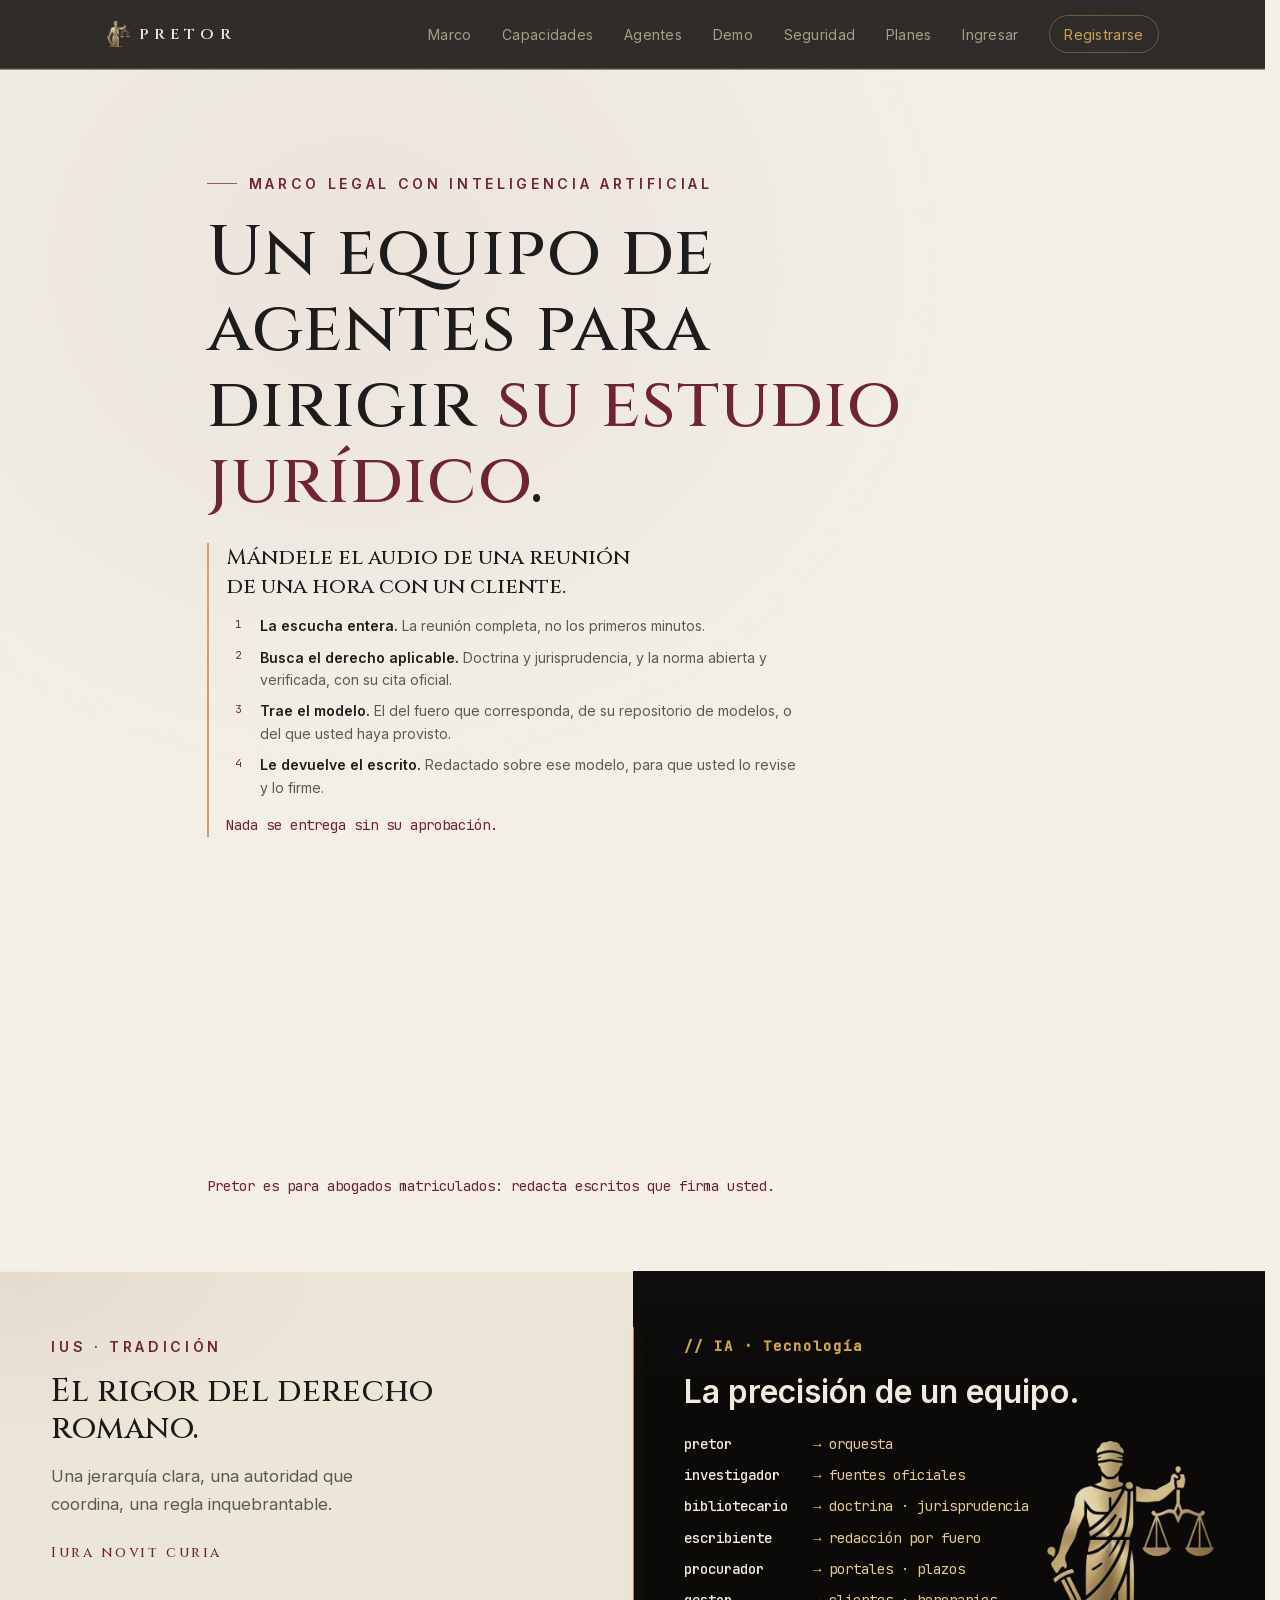
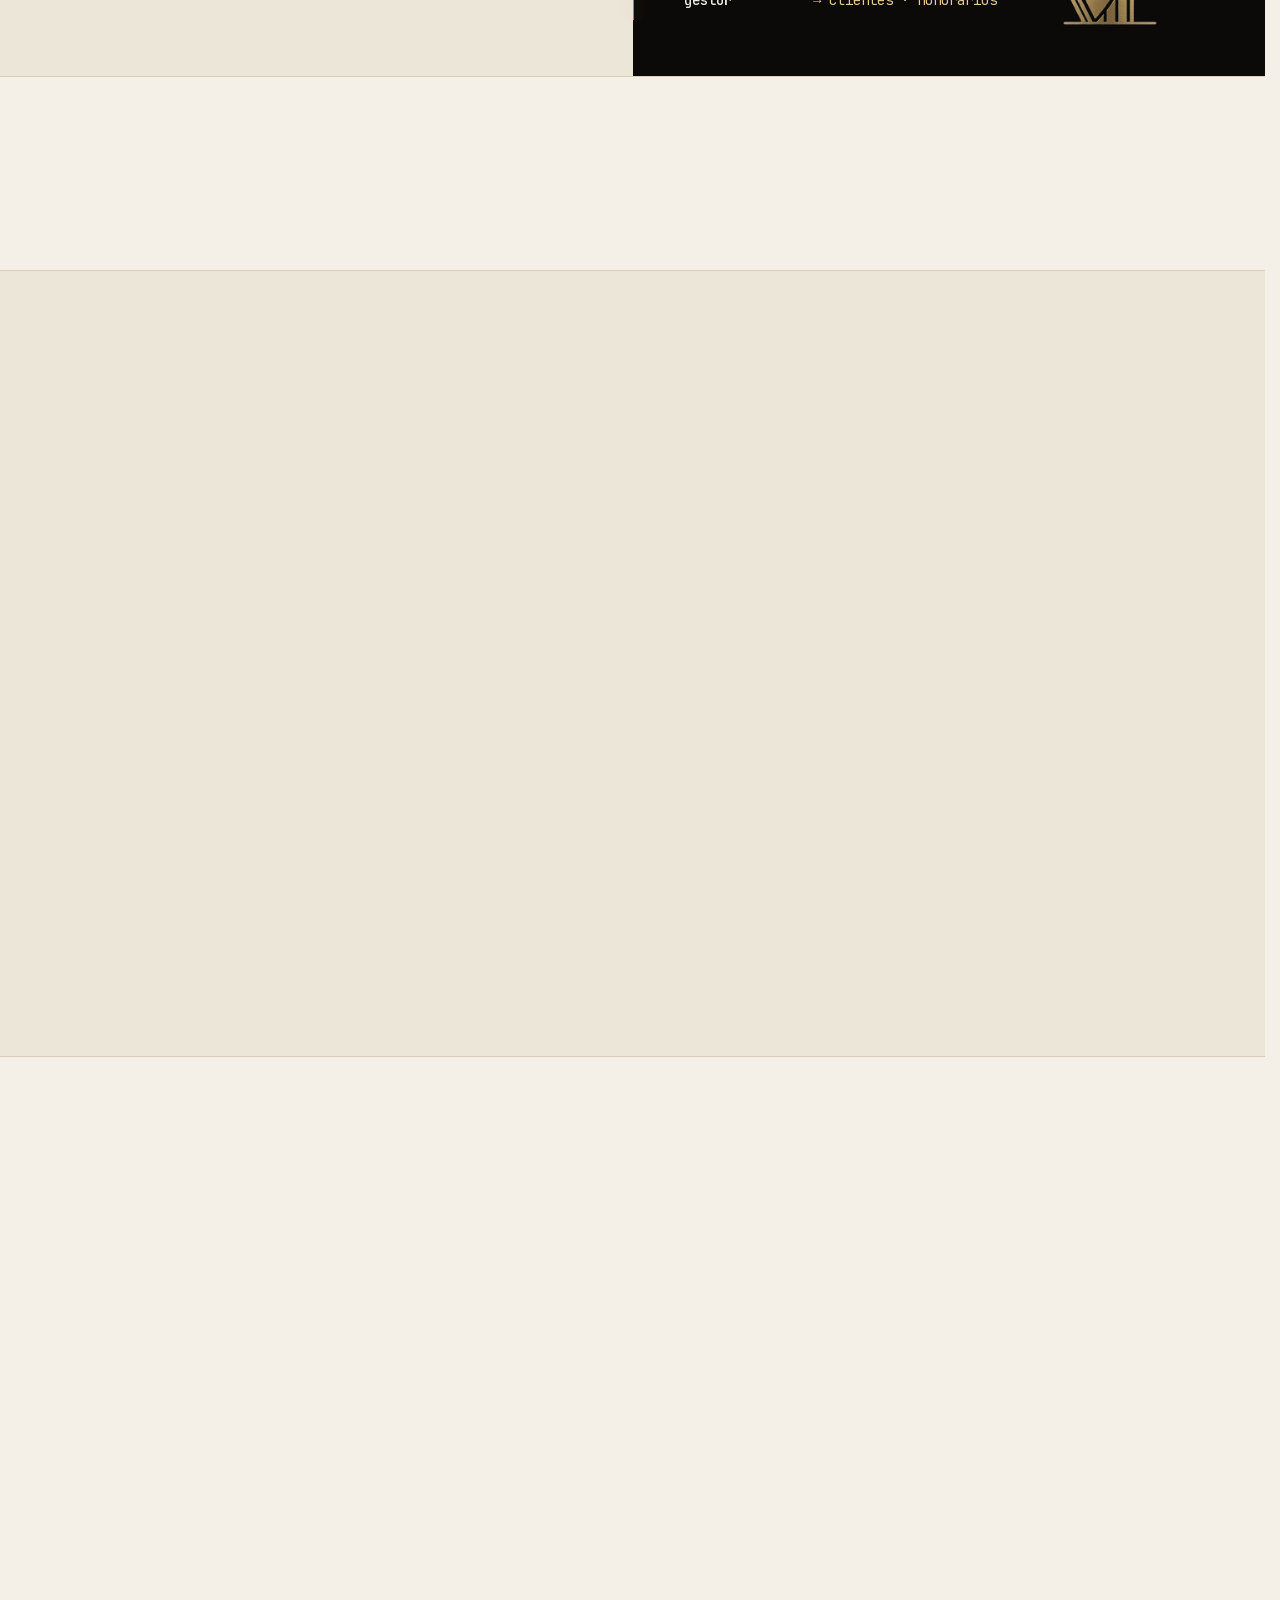
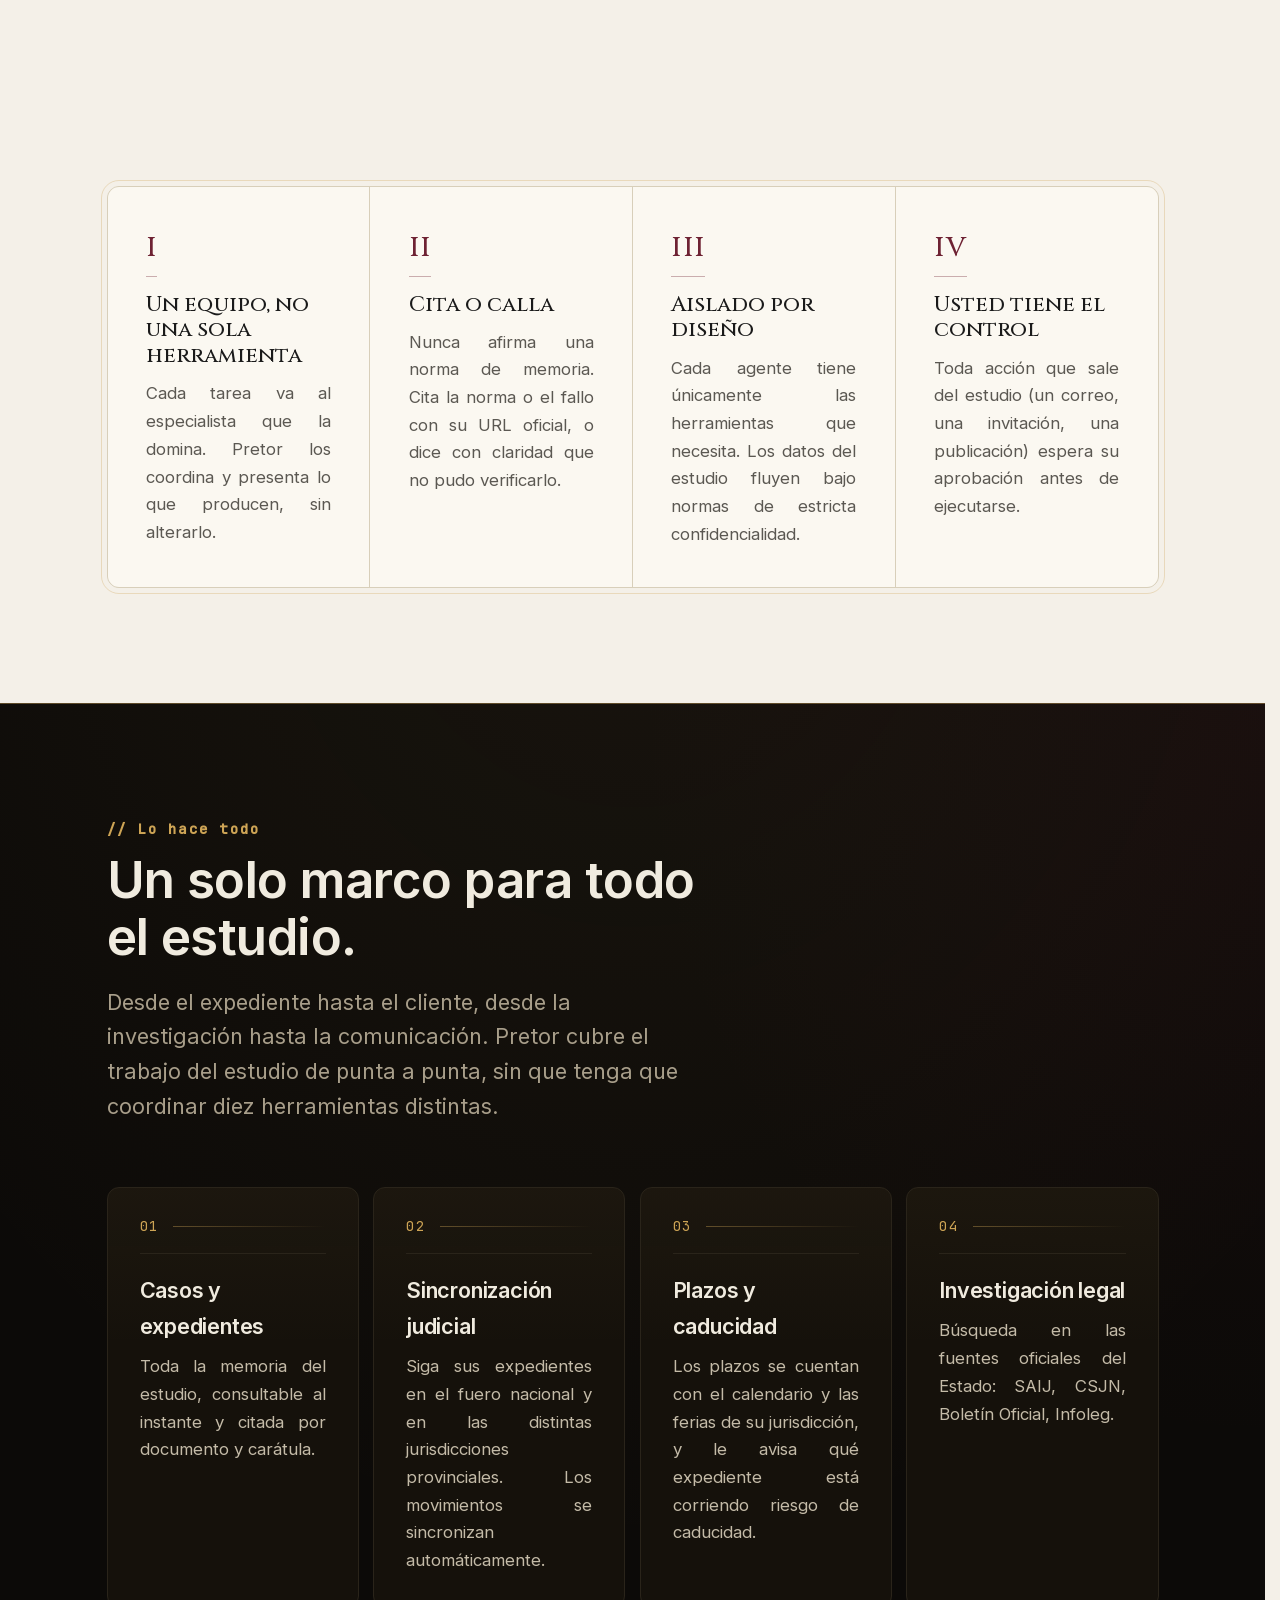
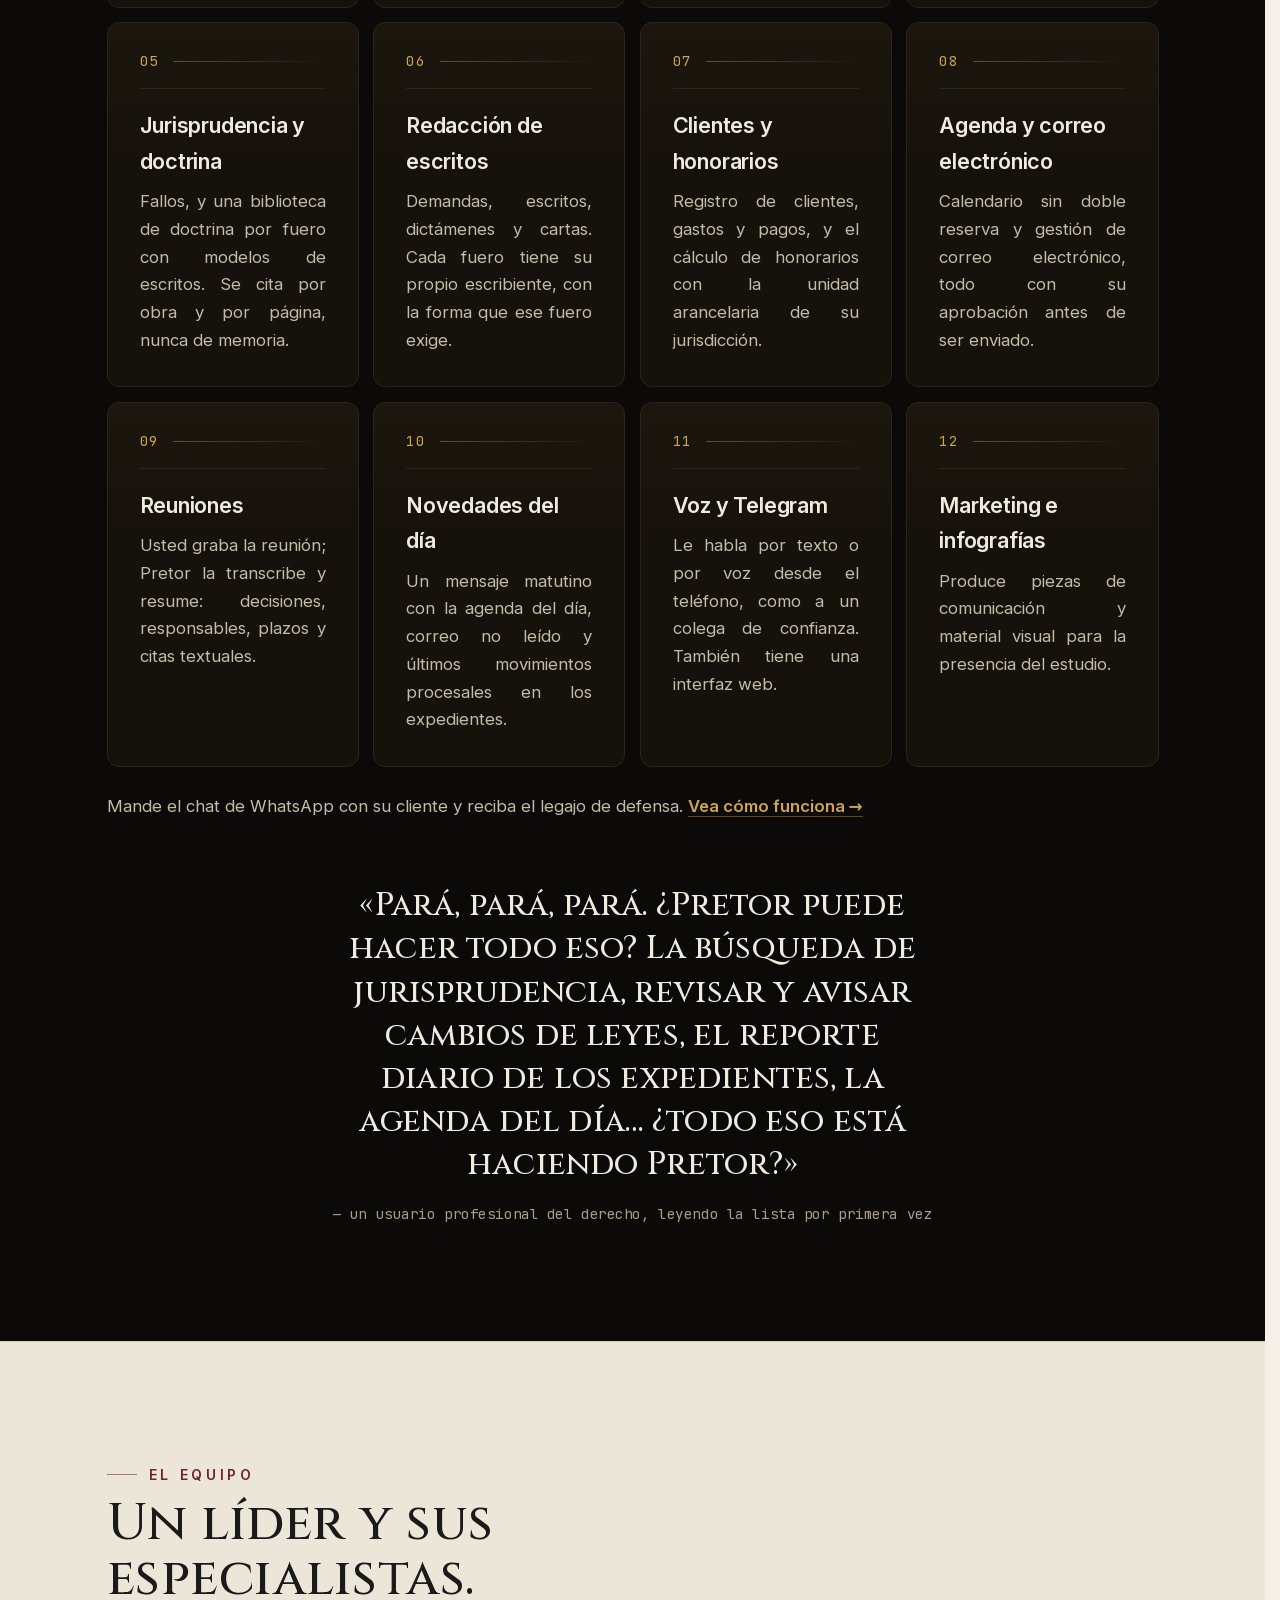
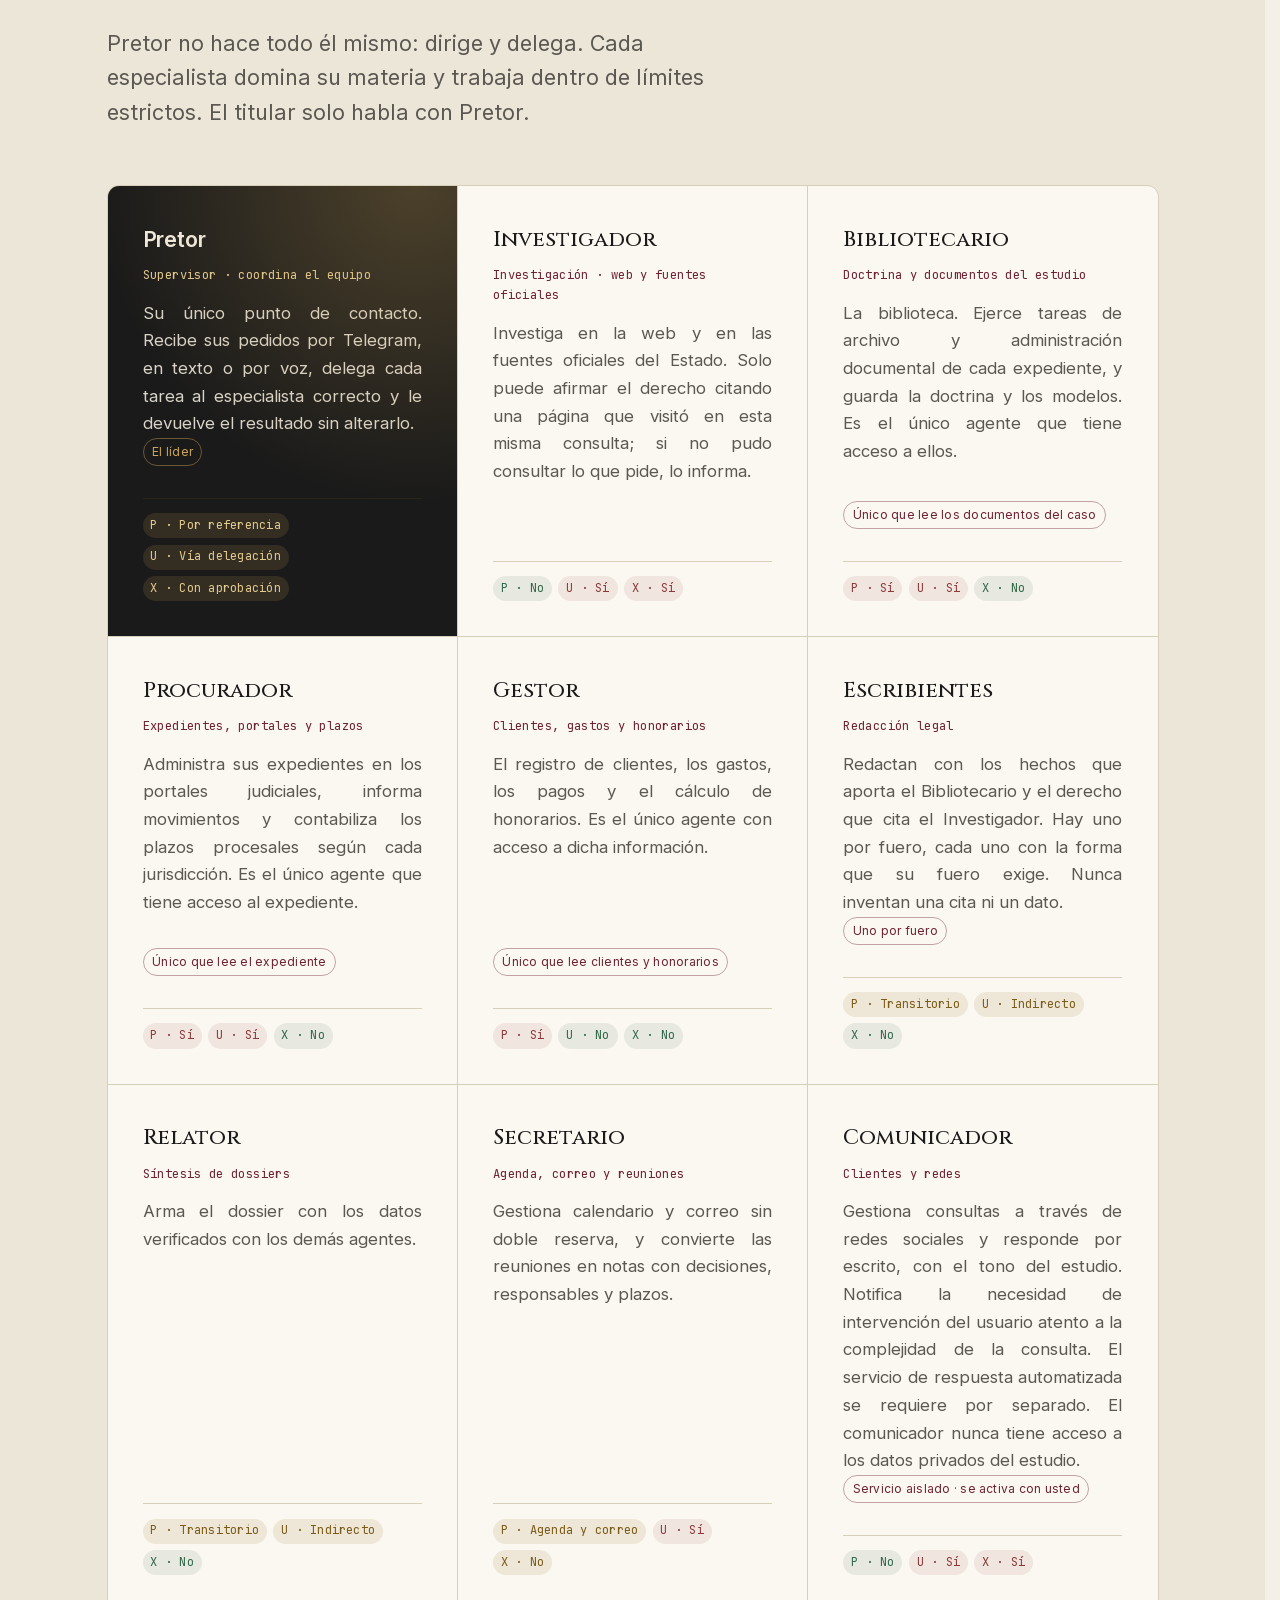
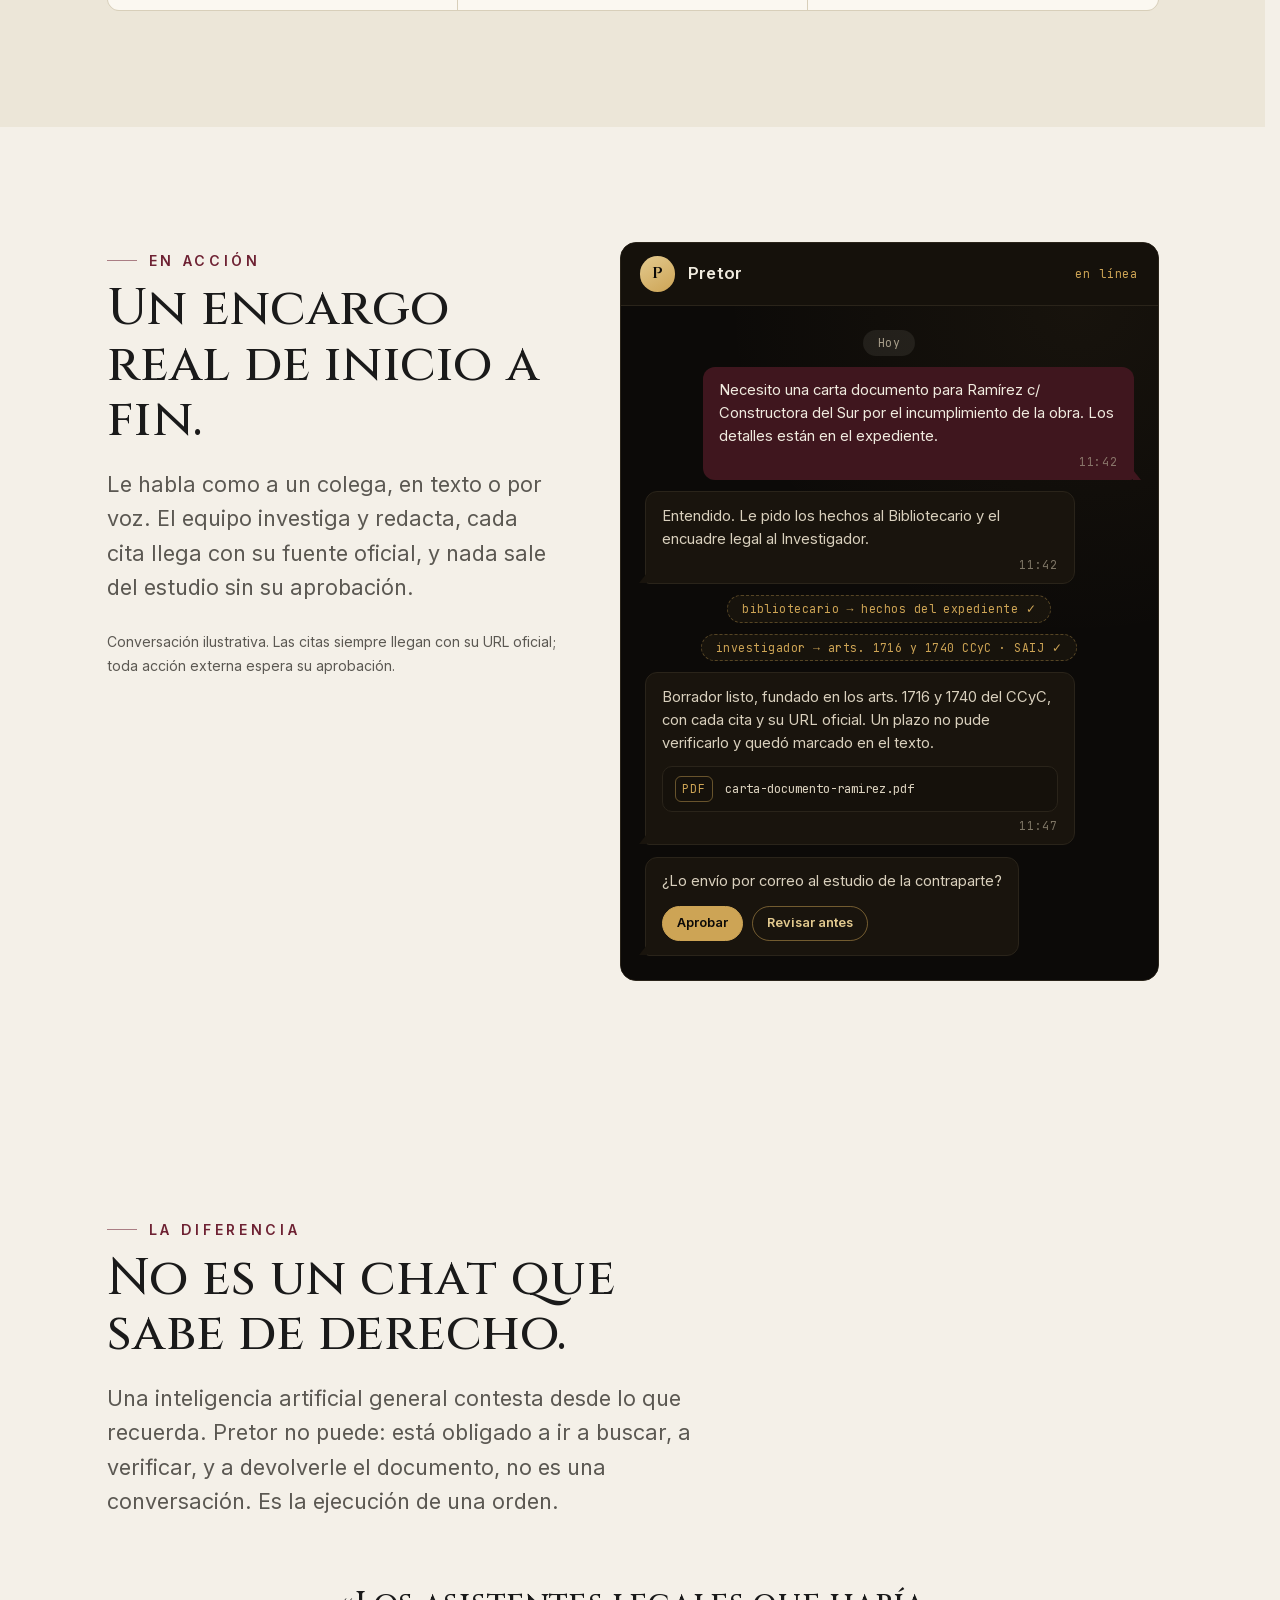
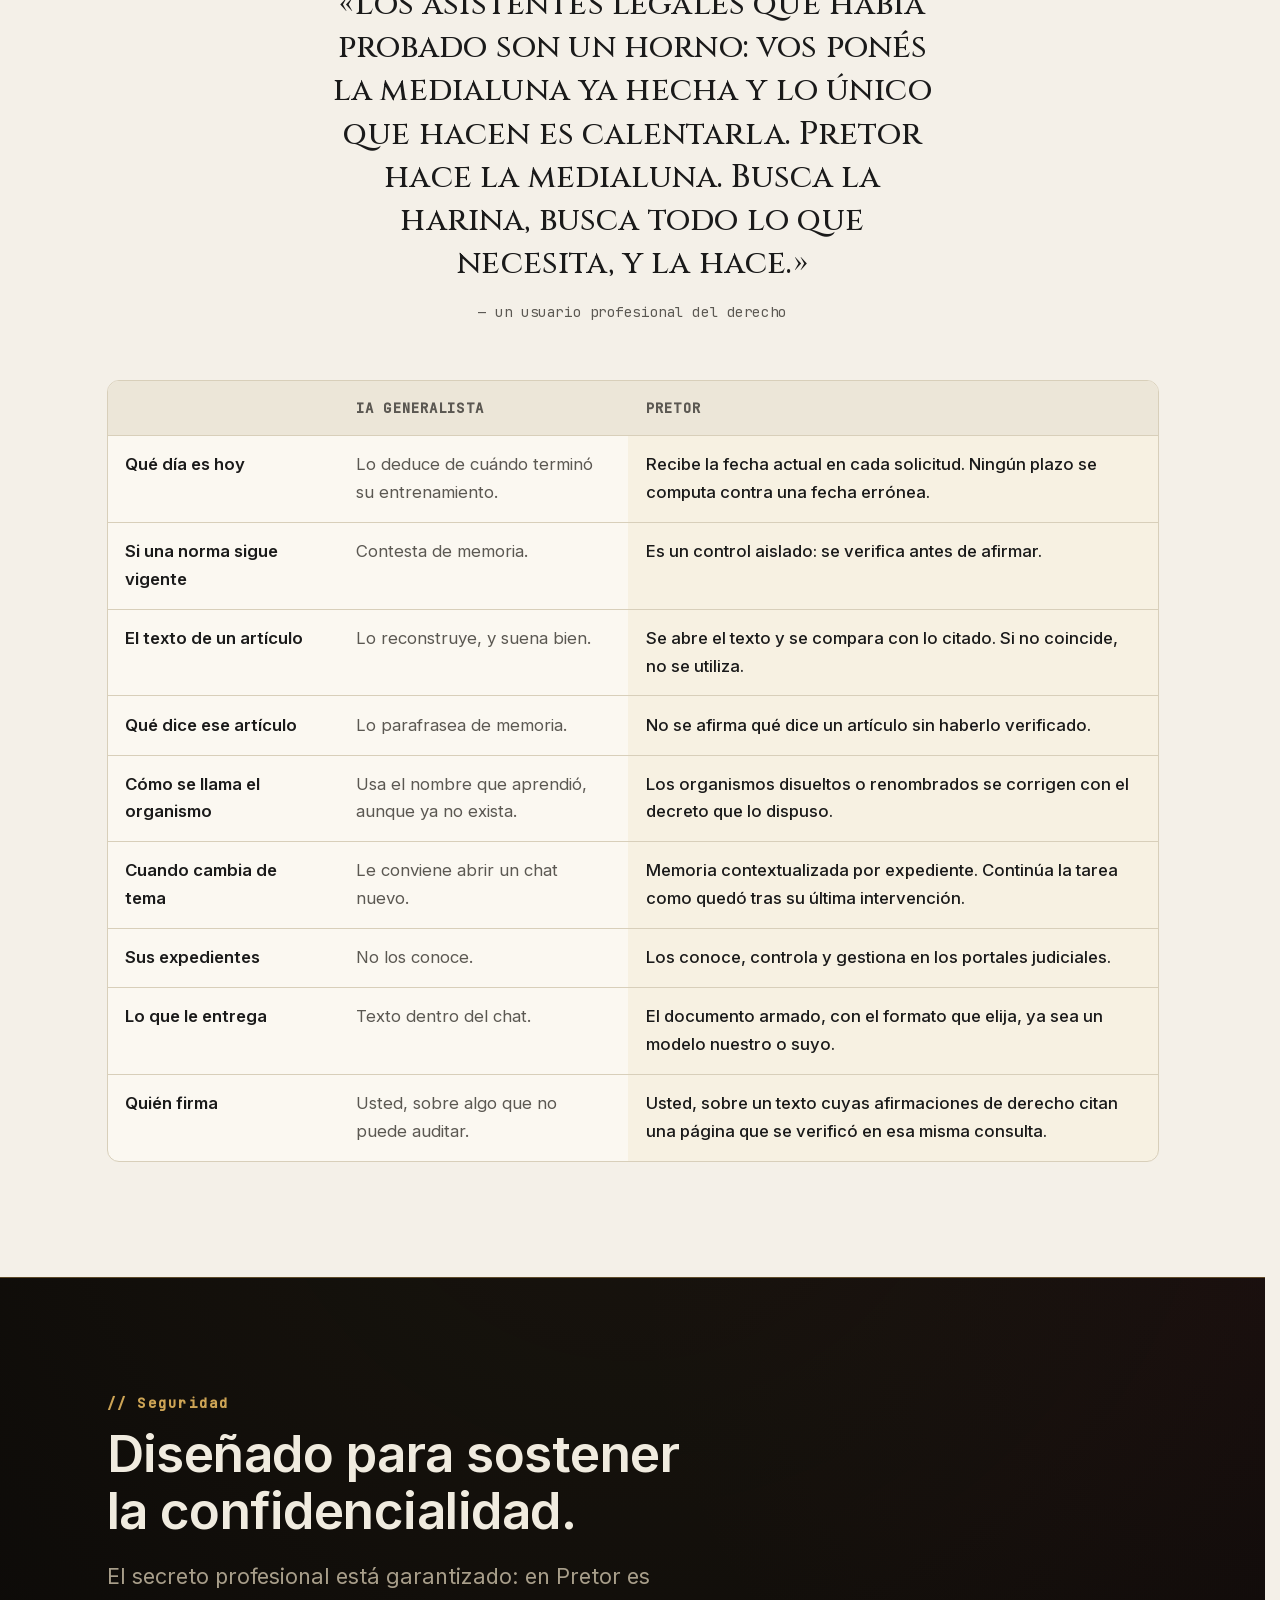
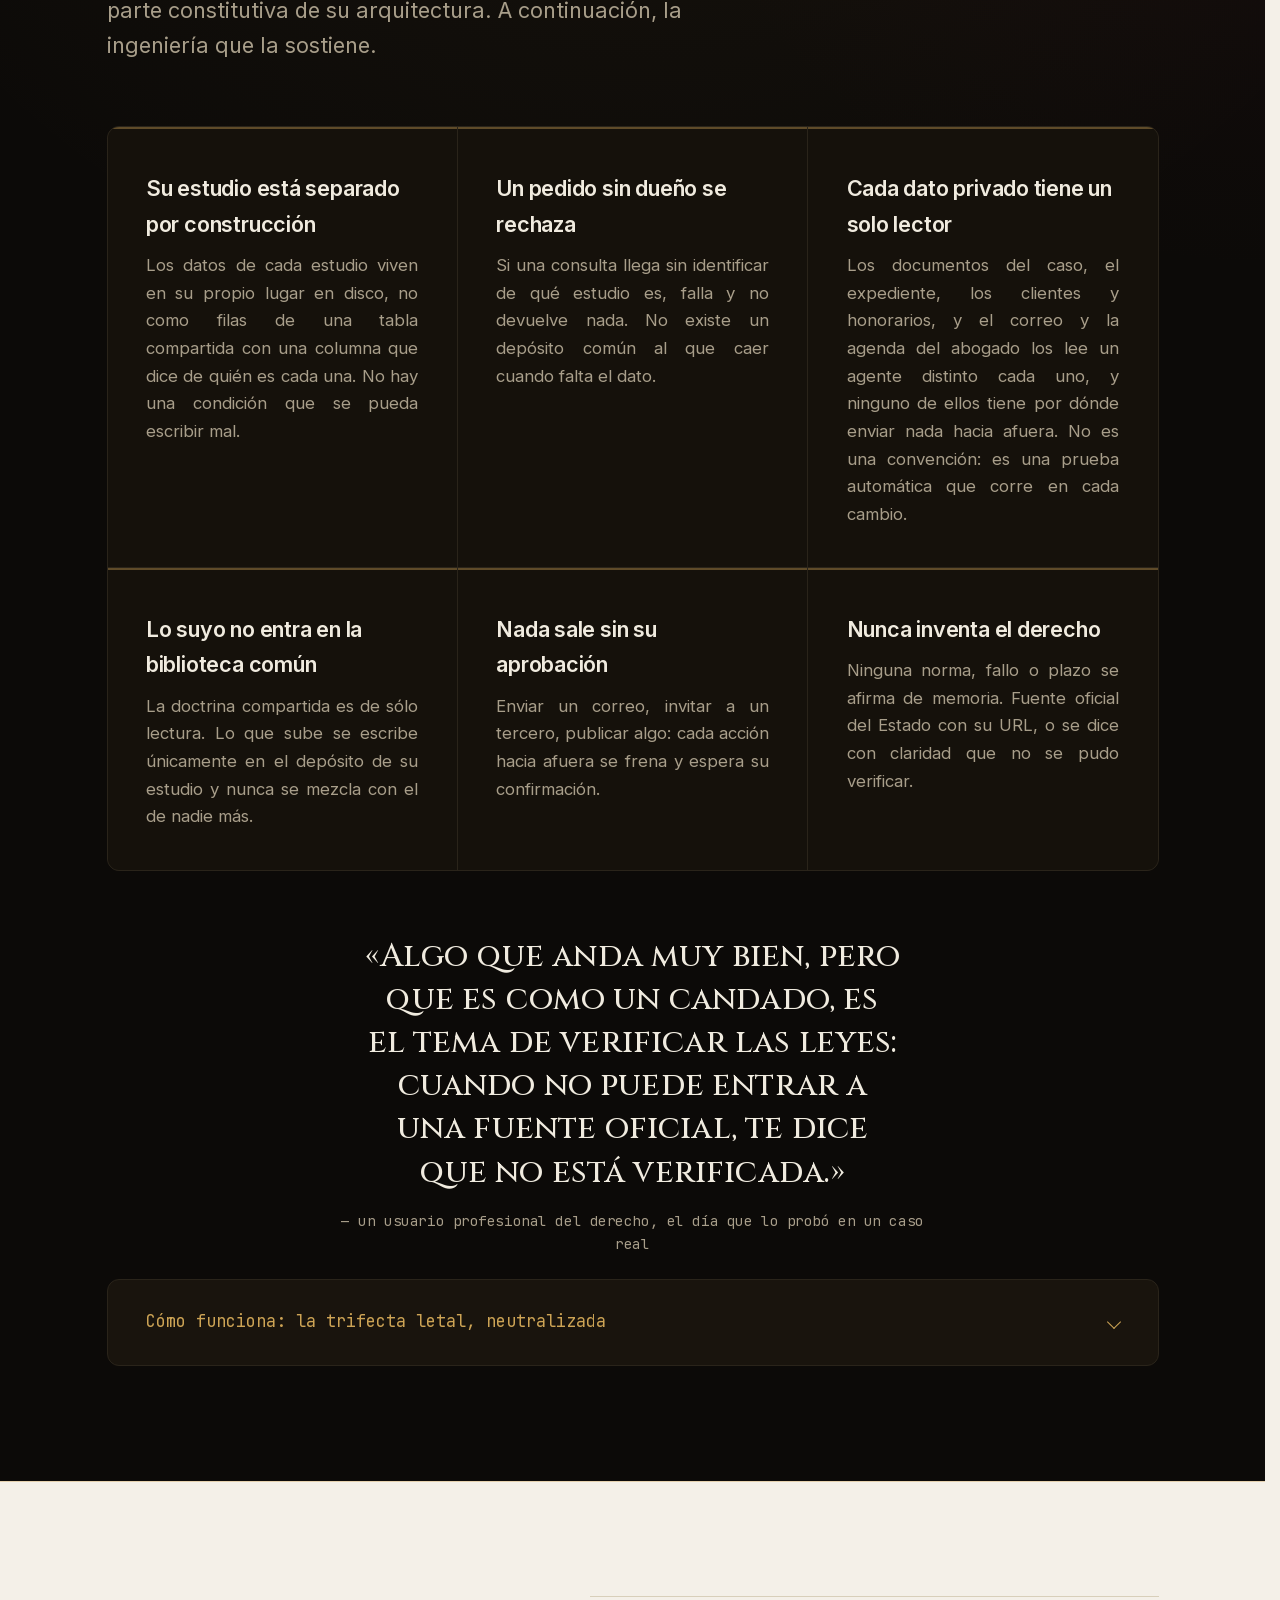
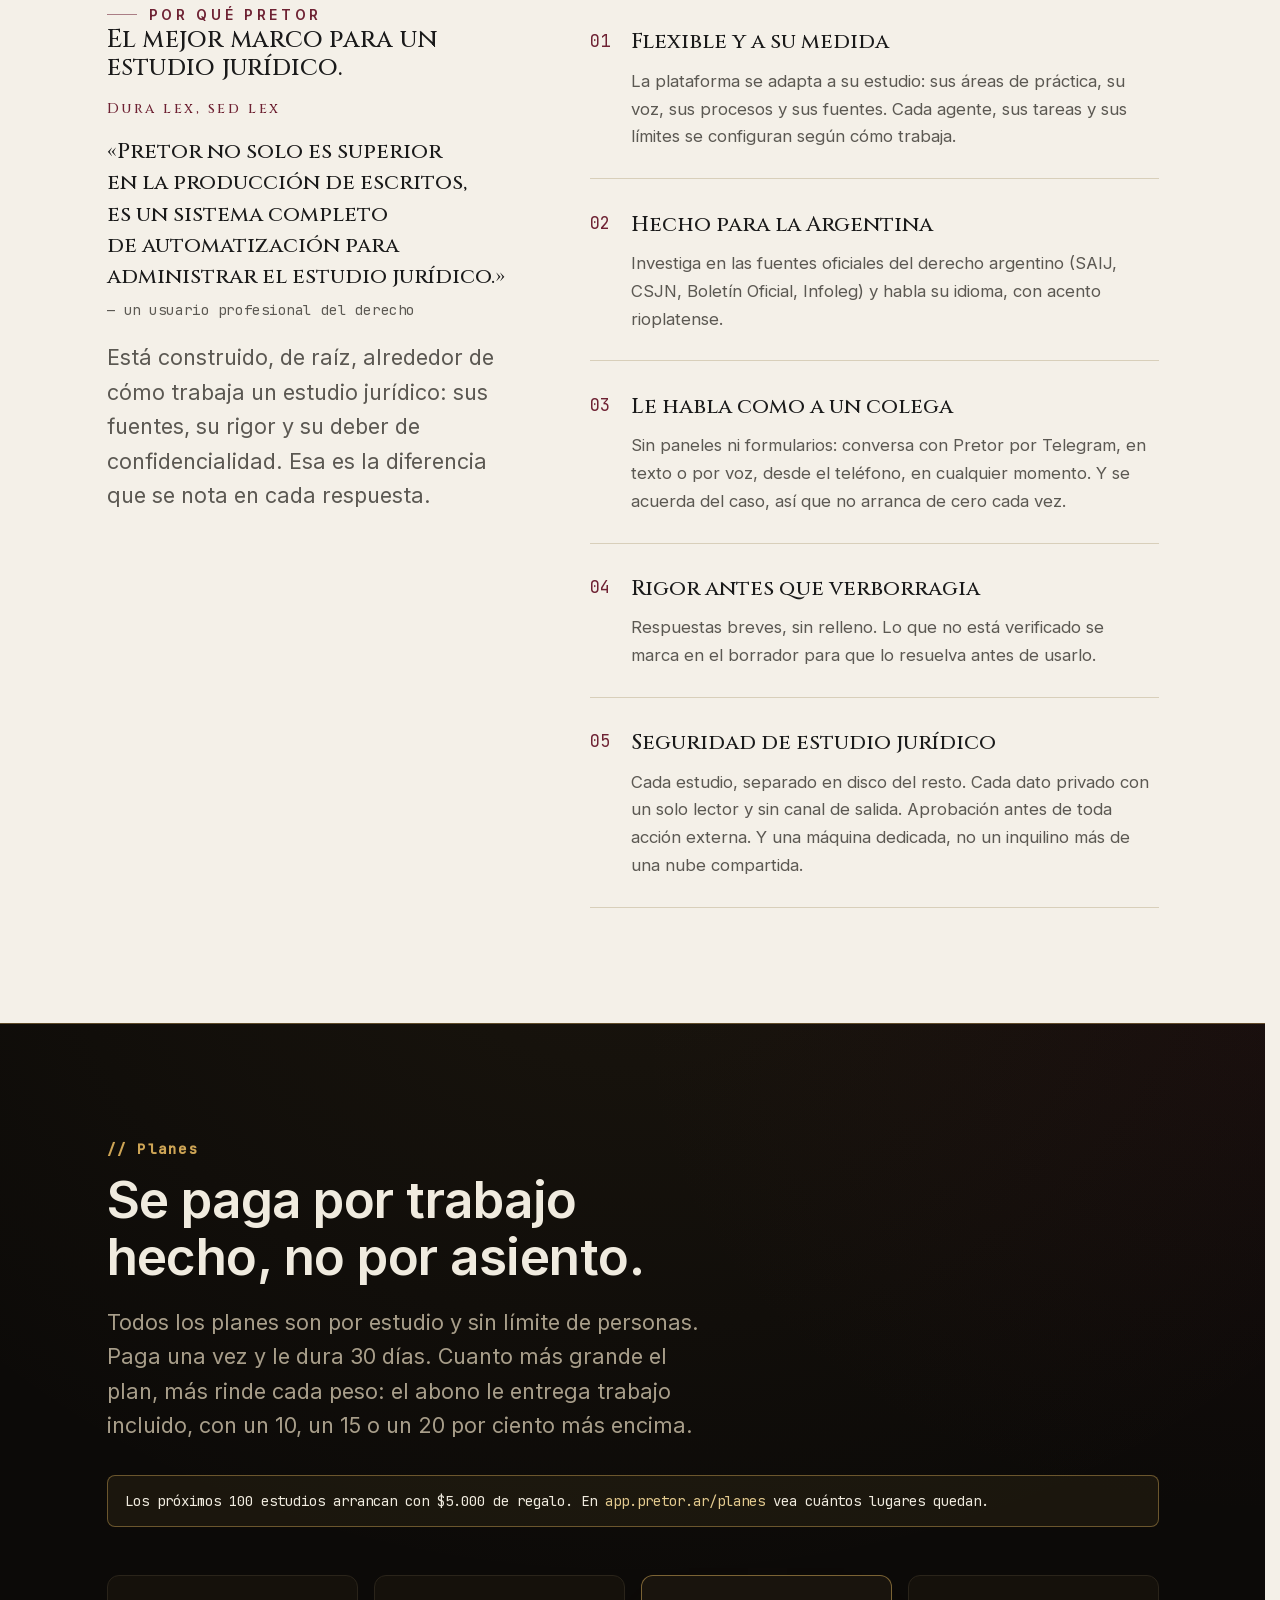
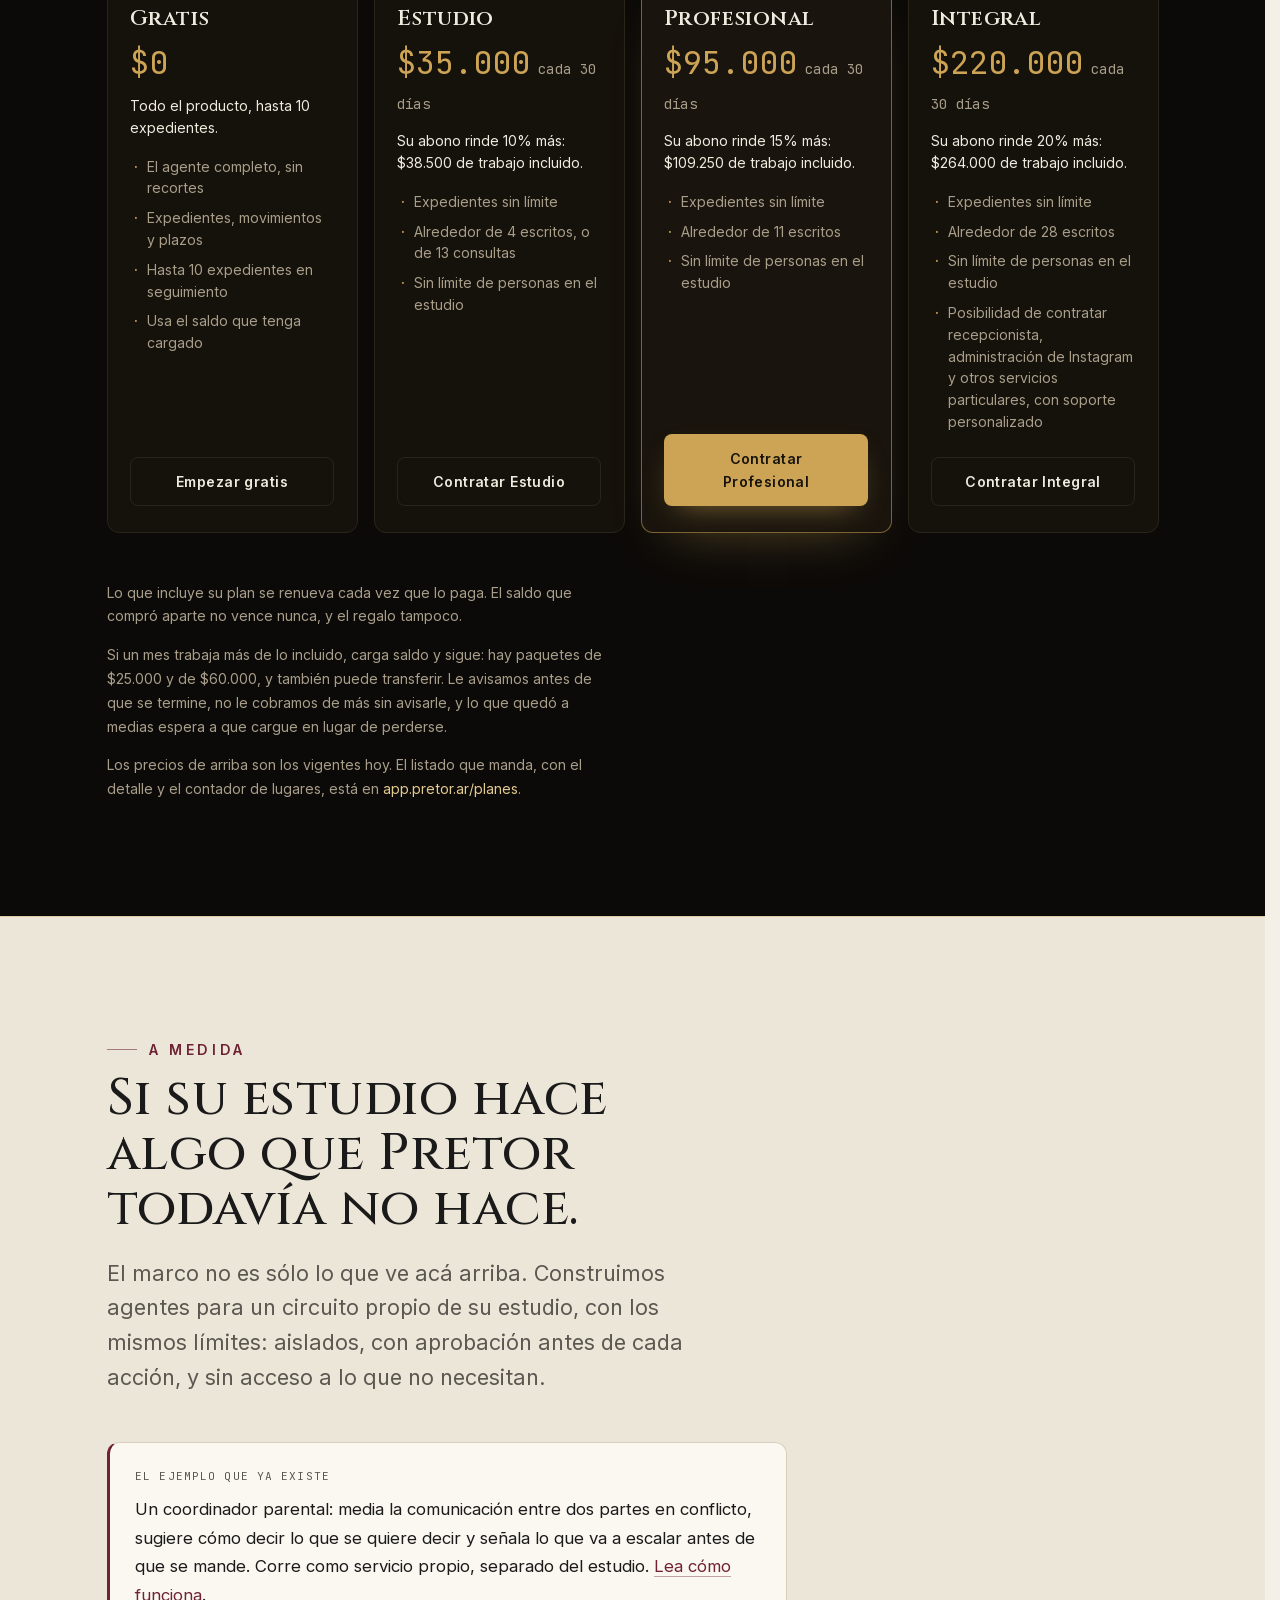
<file: index.html>
<!doctype html>
<html lang="es-AR" data-astro-cid-5hce7sga>
  <head>
    <meta charset="utf-8" />
    <meta name="viewport" content="width=device-width, initial-scale=1" />
    <meta name="generator" content="Astro v5.18.2" />
    <link rel="icon" href="/favicon.png?v=4" type="image/png" />
    <title>Pretor — Inteligencia artificial para su estudio jurídico</title>
    <meta
      name="description"
      content="El marco de IA que dirige su estudio jurídico: investiga, redacta, sigue sus expedientes en los portales y controla los plazos. Lo maneja desde el teléfono."
    />
    <meta name="theme-color" content="#0b0b0e" />
    <link rel="canonical" href="https://pretor.ar/" />
    <meta property="og:type" content="website" />
    <meta property="og:title" content="Pretor — Inteligencia artificial para su estudio jurídico" />
    <meta
      property="og:description"
      content="El marco de IA que dirige su estudio jurídico: investiga, redacta, sigue sus expedientes en los portales y controla los plazos. Lo maneja desde el teléfono."
    />
    <meta property="og:locale" content="es_AR" />
    <meta property="og:site_name" content="Pretor" />
    <meta property="og:url" content="https://pretor.ar/" />
    <meta property="og:image" content="https://pretor.ar/og.jpg?v=3" />
    <meta property="og:image:secure_url" content="https://pretor.ar/og.jpg?v=3" />
    <meta property="og:image:type" content="image/jpeg" />
    <meta property="og:image:width" content="1200" />
    <meta property="og:image:height" content="630" />
    <meta
      property="og:image:alt"
      content="Logo de Pretor: la Justicia con los ojos vendados, la espada y la balanza, en oro cepillado sobre fondo negro, con la palabra PRETOR debajo."
    />
    <meta name="twitter:card" content="summary_large_image" />
    <meta
      name="twitter:title"
      content="Pretor — Inteligencia artificial para su estudio jurídico"
    />
    <meta
      name="twitter:description"
      content="El marco de IA que dirige su estudio jurídico: investiga, redacta, sigue sus expedientes en los portales y controla los plazos. Lo maneja desde el teléfono."
    />
    <meta name="twitter:image" content="https://pretor.ar/og.jpg?v=3" />
    <meta
      name="twitter:image:alt"
      content="Logo de Pretor: la Justicia con los ojos vendados, la espada y la balanza, en oro cepillado sobre fondo negro, con la palabra PRETOR debajo."
    />
    <link
      rel="preload"
      href="/_astro/fonts/cinzel-latin.woff2"
      as="font"
      type="font/woff2"
      crossorigin
    />
    <link
      rel="preload"
      href="/_astro/fonts/inter-latin.woff2"
      as="font"
      type="font/woff2"
      crossorigin
    />
    <link
      rel="preload"
      href="/_astro/fonts/jetbrains-mono-latin.woff2"
      as="font"
      type="font/woff2"
      crossorigin
    />
    <link rel="stylesheet" href="/_astro/fonts.css" />
    <link rel="stylesheet" href="/_astro/pretor.css" />
    <script type="application/ld+json">
      {
        "@context": "https://schema.org",
        "@type": "SoftwareApplication",
        "name": "Pretor",
        "url": "https://pretor.ar/",
        "image": "https://pretor.ar/og.jpg?v=3",
        "description": "Marco de inteligencia artificial para estudios jurídicos: un equipo de agentes que investiga, redacta, sigue expedientes en los portales judiciales, controla plazos y lleva agenda, correo, clientes y honorarios. Se maneja desde el teléfono.",
        "applicationCategory": "BusinessApplication",
        "operatingSystem": "Web",
        "inLanguage": "es-AR",
        "author": {
          "@type": "Person",
          "name": "Federico Sapuppo",
          "url": "https://fedesapuppo.com/"
        }
      }
    </script>
    <noscript
      ><style>
        .reveal {
          opacity: 1 !important;
          transform: none !important;
        }
        .demo__scroll > * {
          opacity: 1 !important;
          transform: none !important;
        }
      </style></noscript
    >
  </head>
  <body data-astro-cid-5hce7sga>
    <a class="skip-link" href="#contenido" data-astro-cid-5hce7sga>Saltar al contenido</a>
    <header class="nav" data-nav data-astro-cid-dmqpwcec>
      <div class="nav__inner wrap" data-astro-cid-dmqpwcec>
        <a class="brand" href="#top" aria-label="Pretor, inicio" data-astro-cid-dmqpwcec>
          <img
            class="brand__mark"
            src="/_astro/justitia.png"
            alt=""
            width="400"
            height="442"
            decoding="async"
          />
          <span class="brand__word" data-astro-cid-dmqpwcec>PRETOR</span>
        </a>
        <nav class="nav__links" aria-label="Principal" data-astro-cid-dmqpwcec>
          <a href="#marco" data-astro-cid-dmqpwcec>Marco</a
          ><a href="#capacidades" data-astro-cid-dmqpwcec>Capacidades</a
          ><a href="#agentes" data-astro-cid-dmqpwcec>Agentes</a
          ><a href="#demo" data-astro-cid-dmqpwcec>Demo</a
          ><a href="#seguridad" data-astro-cid-dmqpwcec>Seguridad</a
          ><a href="#planes" data-astro-cid-dmqpwcec>Planes</a>
          <a href="https://app.pretor.ar" data-astro-cid-dmqpwcec>Ingresar</a>
          <a class="nav__cta" href="https://app.pretor.ar/registration/new" data-astro-cid-dmqpwcec
            >Registrarse</a
          >
        </nav>
        <button
          class="nav__toggle"
          data-toggle
          aria-expanded="false"
          aria-controls="nav-panel"
          data-astro-cid-dmqpwcec
        >
          <span class="visually-hidden" data-astro-cid-dmqpwcec>Abrir menú</span>
          <span class="nav__bars" aria-hidden="true" data-astro-cid-dmqpwcec></span>
        </button>
      </div>
      <div class="nav__panel" id="nav-panel" data-panel hidden data-astro-cid-dmqpwcec>
        <a href="#marco" data-close data-astro-cid-dmqpwcec>Marco</a
        ><a href="#capacidades" data-close data-astro-cid-dmqpwcec>Capacidades</a
        ><a href="#agentes" data-close data-astro-cid-dmqpwcec>Agentes</a
        ><a href="#demo" data-close data-astro-cid-dmqpwcec>Demo</a
        ><a href="#seguridad" data-close data-astro-cid-dmqpwcec>Seguridad</a
        ><a href="#planes" data-close data-astro-cid-dmqpwcec>Planes</a>
        <a href="https://app.pretor.ar" data-close data-astro-cid-dmqpwcec>Ingresar</a>
        <a
          href="https://app.pretor.ar/registration/new"
          class="nav__panel-cta"
          data-close
          data-astro-cid-dmqpwcec
          >Registrarse</a
        >
      </div>
    </header>
    <script type="module">
      const e = document.querySelector("[data-nav]"),
        a = e?.querySelector("[data-toggle]"),
        t = e?.querySelector("[data-panel]");
      a?.addEventListener("click", () => {
        e?.hasAttribute("data-open")
          ? (e?.removeAttribute("data-open"),
            a.setAttribute("aria-expanded", "false"),
            t && (t.hidden = !0))
          : (e?.setAttribute("data-open", ""),
            a.setAttribute("aria-expanded", "true"),
            t && (t.hidden = !1));
      });
      e?.querySelectorAll("[data-close]").forEach((r) =>
        r.addEventListener("click", () => {
          (e?.removeAttribute("data-open"),
            a?.setAttribute("aria-expanded", "false"),
            t && (t.hidden = !0));
        }),
      );
      const d = () => {
        window.scrollY > 12
          ? e?.setAttribute("data-scrolled", "")
          : e?.removeAttribute("data-scrolled");
      };
      d();
      window.addEventListener("scroll", d, { passive: !0 });
    </script>
    <main id="contenido" data-astro-cid-5hce7sga>
      <section class="hero" id="top" data-astro-cid-bbe6dxrz>
        <div class="hero__intro wrap" data-astro-cid-bbe6dxrz>
          <p class="eyebrow reveal" data-astro-cid-bbe6dxrz>
            Marco legal con inteligencia artificial
          </p>
          <h1 class="display hero__title reveal" data-astro-cid-bbe6dxrz>
            Un equipo de agentes para dirigir
            <em data-astro-cid-bbe6dxrz>su estudio jurídico</em>.
          </h1>
          <div class="hero__flow reveal">
            <p class="hero__flow-lead">
              Mándele el audio de una reunión de una hora con un cliente.
            </p>
            <ol class="hero__flow-steps">
              <li><b>La escucha entera.</b> La reunión completa, no los primeros minutos.</li>
              <li>
                <b>Busca el derecho aplicable.</b> Doctrina y jurisprudencia, y la norma abierta y
                verificada, con su cita oficial.
              </li>
              <li>
                <b>Trae el modelo.</b> El del fuero que corresponda, de su repositorio de modelos, o
                del que usted haya provisto.
              </li>
              <li>
                <b>Le devuelve el escrito.</b> Redactado sobre ese modelo, para que usted lo revise
                y lo firme.
              </li>
            </ol>
            <p class="hero__flow-foot">Nada se entrega sin su aprobación.</p>
          </div>
          <p class="lead hero__lead reveal" data-astro-cid-bbe6dxrz>
            Pretor investiga, redacta, sigue sus expedientes en los portales, controla los plazos y
            lleva la agenda, el correo, los clientes y los honorarios. Con una regla inquebrantable:
            nunca inventar la norma.
          </p>
          <p class="hero__mobile reveal" data-astro-cid-bbe6dxrz>
            Todo esto desde el teléfono, hablándole como a un colega. El estudio en la palma de su
            mano, y lo sigue a donde vaya. No conocemos otro sistema de administración de estudio
            jurídico que se use así.
          </p>
          <div class="hero__cta reveal" data-astro-cid-bbe6dxrz>
            <a class="btn btn--primary" href="https://app.pretor.ar/registration/new"
              >Crear su estudio</a
            >
            <a
              class="btn btn--ghost"
              href="https://wa.me/5493547468121?text=Hola%20Federico%2C%20quiero%20conocer%20Pretor%20para%20mi%20estudio."
              target="_blank"
              rel="noopener"
              data-astro-cid-bbe6dxrz
              ><svg
                viewBox="0 0 24 24"
                width="15"
                height="15"
                fill="currentColor"
                aria-hidden="true"
              >
                <path
                  d="M17.472 14.382c-.297-.149-1.758-.867-2.03-.967-.273-.099-.471-.148-.67.15-.197.297-.767.966-.94 1.164-.173.199-.347.223-.644.075-.297-.15-1.255-.463-2.39-1.475-.883-.788-1.48-1.761-1.653-2.059-.173-.297-.018-.458.13-.606.134-.133.297-.347.446-.52.149-.174.198-.298.297-.497.1-.198.05-.371-.025-.52-.075-.149-.669-1.612-.916-2.207-.242-.579-.487-.5-.669-.51-.173-.008-.371-.01-.57-.01-.198 0-.52.074-.792.372-.272.297-1.04 1.016-1.04 2.479 0 1.462 1.065 2.875 1.213 3.074.149.198 2.096 3.2 5.077 4.487.709.306 1.262.489 1.694.625.712.227 1.36.195 1.871.118.571-.085 1.758-.719 2.006-1.413.248-.694.248-1.289.173-1.413-.074-.124-.272-.198-.57-.347m-5.421 7.403h-.004a9.87 9.87 0 0 1-5.031-1.378l-.361-.214-3.741.982.998-3.648-.235-.374a9.86 9.86 0 0 1-1.51-5.26c.001-5.45 4.436-9.884 9.888-9.884 2.64 0 5.122 1.03 6.988 2.898a9.825 9.825 0 0 1 2.893 6.994c-.003 5.45-4.437 9.884-9.885 9.884m8.413-18.297A11.815 11.815 0 0 0 12.05 0C5.495 0 .16 5.335.157 11.892c0 2.096.547 4.142 1.588 5.945L.057 24l6.305-1.654a11.882 11.882 0 0 0 5.683 1.448h.005c6.554 0 11.89-5.335 11.893-11.893a11.821 11.821 0 0 0-3.48-8.413Z"
                />
              </svg>
              Escríbanos por WhatsApp</a
            >
          </div>
          <p class="hero__flow-foot">
            Pretor es para abogados matriculados: redacta escritos que firma usted.
          </p>
        </div>
        <div class="hero__split" data-astro-cid-bbe6dxrz>
          <div class="hero__world hero__world--roman" data-astro-cid-bbe6dxrz>
            <p class="eyebrow" data-astro-cid-bbe6dxrz>Ius · Tradición</p>
            <p class="hero__world-title display" data-astro-cid-bbe6dxrz>
              El rigor del derecho romano.
            </p>
            <p class="hero__world-text" data-astro-cid-bbe6dxrz>
              Una jerarquía clara, una autoridad que coordina, una regla inquebrantable.
            </p>
            <p class="maxim" data-astro-cid-bbe6dxrz>Iura novit curia</p>
          </div>
          <div class="hero__world hero__world--ai" data-astro-cid-bbe6dxrz>
            <p class="eyebrow" data-astro-cid-bbe6dxrz>// IA · Tecnología</p>
            <p class="hero__world-title hero__world-title--ai" data-astro-cid-bbe6dxrz>
              La precisión de un equipo.
            </p>
            <ul class="hero__agents" data-astro-cid-bbe6dxrz>
              <li data-astro-cid-bbe6dxrz>
                <b data-astro-cid-bbe6dxrz>pretor</b><span data-astro-cid-bbe6dxrz>→ orquesta</span>
              </li>
              <li data-astro-cid-bbe6dxrz>
                <b data-astro-cid-bbe6dxrz>investigador</b
                ><span data-astro-cid-bbe6dxrz>→ fuentes oficiales</span>
              </li>
              <li data-astro-cid-bbe6dxrz>
                <b data-astro-cid-bbe6dxrz>bibliotecario</b
                ><span data-astro-cid-bbe6dxrz>→ doctrina · jurisprudencia</span>
              </li>
              <li data-astro-cid-bbe6dxrz>
                <b data-astro-cid-bbe6dxrz>escribiente</b
                ><span data-astro-cid-bbe6dxrz>→ redacción por fuero</span>
              </li>
              <li data-astro-cid-bbe6dxrz>
                <b data-astro-cid-bbe6dxrz>procurador</b
                ><span data-astro-cid-bbe6dxrz>→ portales · plazos</span>
              </li>
              <li data-astro-cid-bbe6dxrz>
                <b data-astro-cid-bbe6dxrz>gestor</b
                ><span data-astro-cid-bbe6dxrz>→ clientes · honorarios</span>
              </li>
            </ul>
            <img
              class="hero__mark"
              src="/_astro/justitia.png"
              alt=""
              width="400"
              height="442"
              decoding="async"
              aria-hidden="true"
            />
          </div>
          <span class="hero__seam" aria-hidden="true" data-astro-cid-bbe6dxrz></span>
        </div>
      </section>
      <section class="proof section--stone" aria-label="Quiénes ya usan Pretor">
        <div class="wrap proof__inner reveal">
          <p class="proof__label">// En uso</p>
          <p class="proof__text">
            <a href="https://centrodeacuerdosparana.com" target="_blank" rel="noopener"
              >Cedap — Centro de Acuerdos Paraná</a
            >
            ya trabaja con Pretor: su circuito completo de firmas corre sobre el marco.
          </p>
          <p class="proof__quote">
            «No puedo creer que, habiendo leído una vez siete palabras, sacaron mi tono de voz y
            ahora Pretor lo usa. Me encanta.»
            <span
              >— un usuario profesional del derecho, al escuchar a Pretor responder con su propia
              voz</span
            >
          </p>
        </div>
      </section>
      <section class="testimonial section--stone-2" aria-label="Lo que dice un cliente">
        <div class="wrap testimonial__inner reveal">
          <blockquote class="testimonial__quote">
            «Esto te devuelve calidad de vida. Me encendió la luz de esperanza de que puedo
            monetizar el ejercicio, porque me ahorró la barrera del tiempo físico que me demandaría
            ponerme de cero con cualquier caso. Con esto sé que arranco desde un portaviones
            americano.»
          </blockquote>
          <p class="testimonial__by">
            — un usuario profesional del derecho, después de usarlo en casos reales
          </p>
        </div>
      </section>
      <section class="section section--stone marco" id="marco" data-astro-cid-z2ekr6xw>
        <div class="wrap" data-astro-cid-z2ekr6xw>
          <div class="section-head reveal" data-astro-cid-z2ekr6xw>
            <p class="eyebrow" data-astro-cid-z2ekr6xw>Qué es Pretor</p>
            <h2 class="display" data-astro-cid-z2ekr6xw>
              La dinámica de un estudio jurídico al mando de un profesional del derecho, ejecutada
              por una máquina disciplinada.
            </h2>
            <p class="lead" data-astro-cid-z2ekr6xw>
              Pretor es un marco de inteligencia artificial para estudios jurídicos: una estructura
              de agentes con reglas, límites y jerarquía, pensada para el trabajo legal real.
            </p>
          </div>
          <ol class="marco__grid" data-astro-cid-z2ekr6xw>
            <li class="marco__card reveal" data-astro-cid-z2ekr6xw>
              <span class="marco__n" data-astro-cid-z2ekr6xw>I</span>
              <h3 class="marco__title" data-astro-cid-z2ekr6xw>
                Un equipo, no una sola herramienta
              </h3>
              <p class="marco__body" data-astro-cid-z2ekr6xw>
                Cada tarea va al especialista que la domina. Pretor los coordina y presenta lo que
                producen, sin alterarlo.
              </p>
            </li>
            <li class="marco__card reveal" data-astro-cid-z2ekr6xw>
              <span class="marco__n" data-astro-cid-z2ekr6xw>II</span>
              <h3 class="marco__title" data-astro-cid-z2ekr6xw>Cita o calla</h3>
              <p class="marco__body" data-astro-cid-z2ekr6xw>
                Nunca afirma una norma de memoria. Cita la norma o el fallo con su URL oficial, o
                dice con claridad que no pudo verificarlo.
              </p>
            </li>
            <li class="marco__card reveal" data-astro-cid-z2ekr6xw>
              <span class="marco__n" data-astro-cid-z2ekr6xw>III</span>
              <h3 class="marco__title" data-astro-cid-z2ekr6xw>Aislado por diseño</h3>
              <p class="marco__body" data-astro-cid-z2ekr6xw>
                Cada agente tiene únicamente las herramientas que necesita. Los datos del estudio
                fluyen bajo normas de estricta confidencialidad.
              </p>
            </li>
            <li class="marco__card reveal" data-astro-cid-z2ekr6xw>
              <span class="marco__n" data-astro-cid-z2ekr6xw>IV</span>
              <h3 class="marco__title" data-astro-cid-z2ekr6xw>Usted tiene el control</h3>
              <p class="marco__body" data-astro-cid-z2ekr6xw>
                Toda acción que sale del estudio (un correo, una invitación, una publicación) espera
                su aprobación antes de ejecutarse.
              </p>
            </li>
          </ol>
        </div>
      </section>
      <section class="section section--dark cap" id="capacidades" data-astro-cid-eq4gkk3n>
        <div class="wrap" data-astro-cid-eq4gkk3n>
          <div class="section-head reveal" data-astro-cid-eq4gkk3n>
            <p class="eyebrow" data-astro-cid-eq4gkk3n>// Lo hace todo</p>
            <h2 class="display" data-astro-cid-eq4gkk3n>Un solo marco para todo el estudio.</h2>
            <p class="lead" data-astro-cid-eq4gkk3n>
              Desde el expediente hasta el cliente, desde la investigación hasta la comunicación.
              Pretor cubre el trabajo del estudio de punta a punta, sin que tenga que coordinar diez
              herramientas distintas.
            </p>
          </div>
          <ul class="cap__grid" data-astro-cid-eq4gkk3n>
            <li class="cap__card reveal" data-astro-cid-eq4gkk3n>
              <span class="cap__dot" aria-hidden="true" data-astro-cid-eq4gkk3n></span>
              <h3 class="cap__title" data-astro-cid-eq4gkk3n>Casos y expedientes</h3>
              <p class="cap__body" data-astro-cid-eq4gkk3n>
                Toda la memoria del estudio, consultable al instante y citada por documento y
                carátula.
              </p>
            </li>
            <li class="cap__card reveal" data-astro-cid-eq4gkk3n>
              <span class="cap__dot" aria-hidden="true" data-astro-cid-eq4gkk3n></span>
              <h3 class="cap__title" data-astro-cid-eq4gkk3n>Sincronización judicial</h3>
              <p class="cap__body" data-astro-cid-eq4gkk3n>
                Siga sus expedientes en el fuero nacional y en las distintas jurisdicciones
                provinciales. Los movimientos se sincronizan automáticamente.
              </p>
            </li>
            <li class="cap__card reveal" data-astro-cid-eq4gkk3n>
              <span class="cap__dot" aria-hidden="true" data-astro-cid-eq4gkk3n></span>
              <h3 class="cap__title" data-astro-cid-eq4gkk3n>Plazos y caducidad</h3>
              <p class="cap__body" data-astro-cid-eq4gkk3n>
                Los plazos se cuentan con el calendario y las ferias de su jurisdicción, y le avisa
                qué expediente está corriendo riesgo de caducidad.
              </p>
            </li>
            <li class="cap__card reveal" data-astro-cid-eq4gkk3n>
              <span class="cap__dot" aria-hidden="true" data-astro-cid-eq4gkk3n></span>
              <h3 class="cap__title" data-astro-cid-eq4gkk3n>Investigación legal</h3>
              <p class="cap__body" data-astro-cid-eq4gkk3n>
                Búsqueda en las fuentes oficiales del Estado: SAIJ, CSJN, Boletín Oficial, Infoleg.
              </p>
            </li>
            <li class="cap__card reveal" data-astro-cid-eq4gkk3n>
              <span class="cap__dot" aria-hidden="true" data-astro-cid-eq4gkk3n></span>
              <h3 class="cap__title" data-astro-cid-eq4gkk3n>Jurisprudencia y doctrina</h3>
              <p class="cap__body" data-astro-cid-eq4gkk3n>
                Fallos, y una biblioteca de doctrina por fuero con modelos de escritos. Se cita por
                obra y por página, nunca de memoria.
              </p>
            </li>
            <li class="cap__card reveal" data-astro-cid-eq4gkk3n>
              <span class="cap__dot" aria-hidden="true" data-astro-cid-eq4gkk3n></span>
              <h3 class="cap__title" data-astro-cid-eq4gkk3n>Redacción de escritos</h3>
              <p class="cap__body" data-astro-cid-eq4gkk3n>
                Demandas, escritos, dictámenes y cartas. Cada fuero tiene su propio escribiente, con
                la forma que ese fuero exige.
              </p>
            </li>
            <li class="cap__card reveal" data-astro-cid-eq4gkk3n>
              <span class="cap__dot" aria-hidden="true" data-astro-cid-eq4gkk3n></span>
              <h3 class="cap__title" data-astro-cid-eq4gkk3n>Clientes y honorarios</h3>
              <p class="cap__body" data-astro-cid-eq4gkk3n>
                Registro de clientes, gastos y pagos, y el cálculo de honorarios con la unidad
                arancelaria de su jurisdicción.
              </p>
            </li>
            <li class="cap__card reveal" data-astro-cid-eq4gkk3n>
              <span class="cap__dot" aria-hidden="true" data-astro-cid-eq4gkk3n></span>
              <h3 class="cap__title" data-astro-cid-eq4gkk3n>Agenda y correo electrónico</h3>
              <p class="cap__body" data-astro-cid-eq4gkk3n>
                Calendario sin doble reserva y gestión de correo electrónico, todo con su aprobación
                antes de ser enviado.
              </p>
            </li>
            <li class="cap__card reveal" data-astro-cid-eq4gkk3n>
              <span class="cap__dot" aria-hidden="true" data-astro-cid-eq4gkk3n></span>
              <h3 class="cap__title" data-astro-cid-eq4gkk3n>Reuniones</h3>
              <p class="cap__body" data-astro-cid-eq4gkk3n>
                Usted graba la reunión; Pretor la transcribe y resume: decisiones, responsables,
                plazos y citas textuales.
              </p>
            </li>
            <li class="cap__card reveal" data-astro-cid-eq4gkk3n>
              <span class="cap__dot" aria-hidden="true" data-astro-cid-eq4gkk3n></span>
              <h3 class="cap__title" data-astro-cid-eq4gkk3n>Novedades del día</h3>
              <p class="cap__body" data-astro-cid-eq4gkk3n>
                Un mensaje matutino con la agenda del día, correo no leído y últimos movimientos
                procesales en los expedientes.
              </p>
            </li>
            <li class="cap__card reveal" data-astro-cid-eq4gkk3n>
              <span class="cap__dot" aria-hidden="true" data-astro-cid-eq4gkk3n></span>
              <h3 class="cap__title" data-astro-cid-eq4gkk3n>Voz y Telegram</h3>
              <p class="cap__body" data-astro-cid-eq4gkk3n>
                Le habla por texto o por voz desde el teléfono, como a un colega de confianza.
                También tiene una interfaz web.
              </p>
            </li>
            <li class="cap__card reveal" data-astro-cid-eq4gkk3n>
              <span class="cap__dot" aria-hidden="true" data-astro-cid-eq4gkk3n></span>
              <h3 class="cap__title" data-astro-cid-eq4gkk3n>Marketing e infografías</h3>
              <p class="cap__body" data-astro-cid-eq4gkk3n>
                Produce piezas de comunicación y material visual para la presencia del estudio.
              </p>
            </li>
          </ul>
          <p class="cap__more reveal">
            Mande el chat de WhatsApp con su cliente y reciba el legajo de defensa.
            <a href="/legajo/">Vea cómo funciona →</a>
          </p>
          <figure class="pullquote reveal">
            <blockquote>
              «Pará, pará, pará. ¿Pretor puede hacer todo eso? La búsqueda de jurisprudencia,
              revisar y avisar cambios de leyes, el reporte diario de los expedientes, la agenda del
              día… ¿todo eso está haciendo Pretor?»
            </blockquote>
            <figcaption>
              — un usuario profesional del derecho, leyendo la lista por primera vez
            </figcaption>
          </figure>
        </div>
      </section>
      <section class="section section--stone-2 agents" id="agentes" data-astro-cid-mrg5s34m>
        <div class="wrap" data-astro-cid-mrg5s34m>
          <div class="section-head reveal" data-astro-cid-mrg5s34m>
            <p class="eyebrow" data-astro-cid-mrg5s34m>El equipo</p>
            <h2 class="display" data-astro-cid-mrg5s34m>Un líder y sus especialistas.</h2>
            <p class="lead" data-astro-cid-mrg5s34m>
              Pretor no hace todo él mismo: dirige y delega. Cada especialista domina su materia y
              trabaja dentro de límites estrictos. El titular solo habla con Pretor.
            </p>
          </div>
          <ul class="agents__grid" data-astro-cid-mrg5s34m>
            <li class="agent reveal agent--leader" data-astro-cid-mrg5s34m>
              <div class="agent__top" data-astro-cid-mrg5s34m>
                <h3 class="agent__name" data-astro-cid-mrg5s34m>Pretor</h3>
              </div>
              <p class="agent__role" data-astro-cid-mrg5s34m>Supervisor · coordina el equipo</p>
              <p class="agent__body" data-astro-cid-mrg5s34m>
                Su único punto de contacto. Recibe sus pedidos por Telegram, en texto o por voz,
                delega cada tarea al especialista correcto y le devuelve el resultado sin alterarlo.
              </p>
              <span class="agent__tag" data-astro-cid-mrg5s34m>El líder</span>
              <div
                class="agent__access"
                aria-label="Acceso del agente: datos privados, contenido externo, canal de salida"
              >
                <span
                  class="acc acc--partial"
                  tabindex="0"
                  data-tip="P = Datos privados. Qué información del estudio puede leer este agente (expedientes, correo, agenda)."
                  >P · Por referencia</span
                ><span
                  class="acc acc--partial"
                  tabindex="0"
                  data-tip="U = Contenido externo. Material que llega de afuera (web, documentos, mensajes) y podría traer instrucciones ocultas."
                  >U · Vía delegación</span
                ><span
                  class="acc acc--partial"
                  tabindex="0"
                  data-tip="X = Canal de salida. Si el agente puede enviar información hacia afuera del estudio."
                  >X · Con aprobación</span
                >
              </div>
            </li>
            <li class="agent reveal" data-astro-cid-mrg5s34m>
              <div class="agent__top" data-astro-cid-mrg5s34m>
                <h3 class="agent__name" data-astro-cid-mrg5s34m>Investigador</h3>
              </div>
              <p class="agent__role" data-astro-cid-mrg5s34m>
                Investigación · web y fuentes oficiales
              </p>
              <p class="agent__body" data-astro-cid-mrg5s34m>
                Investiga en la web y en las fuentes oficiales del Estado. Solo puede afirmar el
                derecho citando una página que visitó en esta misma consulta; si no pudo consultar
                lo que pide, lo informa.
              </p>
              <div
                class="agent__access"
                aria-label="Acceso del agente: datos privados, contenido externo, canal de salida"
              >
                <span
                  class="acc acc--no"
                  tabindex="0"
                  data-tip="P = Datos privados. Qué información del estudio puede leer este agente (expedientes, correo, agenda)."
                  >P · No</span
                ><span
                  class="acc acc--yes"
                  tabindex="0"
                  data-tip="U = Contenido externo. Material que llega de afuera (web, documentos, mensajes) y podría traer instrucciones ocultas."
                  >U · Sí</span
                ><span
                  class="acc acc--yes"
                  tabindex="0"
                  data-tip="X = Canal de salida. Si el agente puede enviar información hacia afuera del estudio."
                  >X · Sí</span
                >
              </div>
            </li>
            <li class="agent reveal" data-astro-cid-mrg5s34m>
              <div class="agent__top" data-astro-cid-mrg5s34m>
                <h3 class="agent__name" data-astro-cid-mrg5s34m>Bibliotecario</h3>
              </div>
              <p class="agent__role" data-astro-cid-mrg5s34m>Doctrina y documentos del estudio</p>
              <p class="agent__body" data-astro-cid-mrg5s34m>
                La biblioteca. Ejerce tareas de archivo y administración documental de cada
                expediente, y guarda la doctrina y los modelos. Es el único agente que tiene acceso
                a ellos.
              </p>
              <span class="agent__tag" data-astro-cid-mrg5s34m
                >Único que lee los documentos del caso</span
              >
              <div
                class="agent__access"
                aria-label="Acceso del agente: datos privados, contenido externo, canal de salida"
              >
                <span
                  class="acc acc--yes"
                  tabindex="0"
                  data-tip="P = Datos privados. Qué información del estudio puede leer este agente (expedientes, correo, agenda)."
                  >P · Sí</span
                ><span
                  class="acc acc--yes"
                  tabindex="0"
                  data-tip="U = Contenido externo. Material que llega de afuera (web, documentos, mensajes) y podría traer instrucciones ocultas."
                  >U · Sí</span
                ><span
                  class="acc acc--no"
                  tabindex="0"
                  data-tip="X = Canal de salida. Si el agente puede enviar información hacia afuera del estudio."
                  >X · No</span
                >
              </div>
            </li>
            <li class="agent reveal" data-astro-cid-mrg5s34m>
              <div class="agent__top" data-astro-cid-mrg5s34m>
                <h3 class="agent__name" data-astro-cid-mrg5s34m>Procurador</h3>
              </div>
              <p class="agent__role" data-astro-cid-mrg5s34m>Expedientes, portales y plazos</p>
              <p class="agent__body" data-astro-cid-mrg5s34m>
                Administra sus expedientes en los portales judiciales, informa movimientos y
                contabiliza los plazos procesales según cada jurisdicción. Es el único agente que
                tiene acceso al expediente.
              </p>
              <span class="agent__tag" data-astro-cid-mrg5s34m>Único que lee el expediente</span>
              <div
                class="agent__access"
                aria-label="Acceso del agente: datos privados, contenido externo, canal de salida"
              >
                <span
                  class="acc acc--yes"
                  tabindex="0"
                  data-tip="P = Datos privados. Qué información del estudio puede leer este agente (expedientes, correo, agenda)."
                  >P · Sí</span
                ><span
                  class="acc acc--yes"
                  tabindex="0"
                  data-tip="U = Contenido externo. Material que llega de afuera (web, documentos, mensajes) y podría traer instrucciones ocultas."
                  >U · Sí</span
                ><span
                  class="acc acc--no"
                  tabindex="0"
                  data-tip="X = Canal de salida. Si el agente puede enviar información hacia afuera del estudio."
                  >X · No</span
                >
              </div>
            </li>
            <li class="agent reveal" data-astro-cid-mrg5s34m>
              <div class="agent__top" data-astro-cid-mrg5s34m>
                <h3 class="agent__name" data-astro-cid-mrg5s34m>Gestor</h3>
              </div>
              <p class="agent__role" data-astro-cid-mrg5s34m>Clientes, gastos y honorarios</p>
              <p class="agent__body" data-astro-cid-mrg5s34m>
                El registro de clientes, los gastos, los pagos y el cálculo de honorarios. Es el
                único agente con acceso a dicha información.
              </p>
              <span class="agent__tag" data-astro-cid-mrg5s34m
                >Único que lee clientes y honorarios</span
              >
              <div
                class="agent__access"
                aria-label="Acceso del agente: datos privados, contenido externo, canal de salida"
              >
                <span
                  class="acc acc--yes"
                  tabindex="0"
                  data-tip="P = Datos privados. Qué información del estudio puede leer este agente (expedientes, correo, agenda)."
                  >P · Sí</span
                ><span
                  class="acc acc--no"
                  tabindex="0"
                  data-tip="U = Contenido externo. Material que llega de afuera (web, documentos, mensajes) y podría traer instrucciones ocultas."
                  >U · No</span
                ><span
                  class="acc acc--no"
                  tabindex="0"
                  data-tip="X = Canal de salida. Si el agente puede enviar información hacia afuera del estudio."
                  >X · No</span
                >
              </div>
            </li>
            <li class="agent reveal" data-astro-cid-mrg5s34m>
              <div class="agent__top" data-astro-cid-mrg5s34m>
                <h3 class="agent__name" data-astro-cid-mrg5s34m>Escribientes</h3>
              </div>
              <p class="agent__role" data-astro-cid-mrg5s34m>Redacción legal</p>
              <p class="agent__body" data-astro-cid-mrg5s34m>
                Redactan con los hechos que aporta el Bibliotecario y el derecho que cita el
                Investigador. Hay uno por fuero, cada uno con la forma que su fuero exige. Nunca
                inventan una cita ni un dato.
              </p>
              <span class="agent__tag" data-astro-cid-mrg5s34m>Uno por fuero</span>
              <div
                class="agent__access"
                aria-label="Acceso del agente: datos privados, contenido externo, canal de salida"
              >
                <span
                  class="acc acc--partial"
                  tabindex="0"
                  data-tip="P = Datos privados. Qué información del estudio puede leer este agente (expedientes, correo, agenda)."
                  >P · Transitorio</span
                ><span
                  class="acc acc--partial"
                  tabindex="0"
                  data-tip="U = Contenido externo. Material que llega de afuera (web, documentos, mensajes) y podría traer instrucciones ocultas."
                  >U · Indirecto</span
                ><span
                  class="acc acc--no"
                  tabindex="0"
                  data-tip="X = Canal de salida. Si el agente puede enviar información hacia afuera del estudio."
                  >X · No</span
                >
              </div>
            </li>
            <li class="agent reveal" data-astro-cid-mrg5s34m>
              <div class="agent__top" data-astro-cid-mrg5s34m>
                <h3 class="agent__name" data-astro-cid-mrg5s34m>Relator</h3>
              </div>
              <p class="agent__role" data-astro-cid-mrg5s34m>Síntesis de dossiers</p>
              <p class="agent__body" data-astro-cid-mrg5s34m>
                Arma el dossier con los datos verificados con los demás agentes.
              </p>
              <div
                class="agent__access"
                aria-label="Acceso del agente: datos privados, contenido externo, canal de salida"
              >
                <span
                  class="acc acc--partial"
                  tabindex="0"
                  data-tip="P = Datos privados. Qué información del estudio puede leer este agente (expedientes, correo, agenda)."
                  >P · Transitorio</span
                ><span
                  class="acc acc--partial"
                  tabindex="0"
                  data-tip="U = Contenido externo. Material que llega de afuera (web, documentos, mensajes) y podría traer instrucciones ocultas."
                  >U · Indirecto</span
                ><span
                  class="acc acc--no"
                  tabindex="0"
                  data-tip="X = Canal de salida. Si el agente puede enviar información hacia afuera del estudio."
                  >X · No</span
                >
              </div>
            </li>
            <li class="agent reveal" data-astro-cid-mrg5s34m>
              <div class="agent__top" data-astro-cid-mrg5s34m>
                <h3 class="agent__name" data-astro-cid-mrg5s34m>Secretario</h3>
              </div>
              <p class="agent__role" data-astro-cid-mrg5s34m>Agenda, correo y reuniones</p>
              <p class="agent__body" data-astro-cid-mrg5s34m>
                Gestiona calendario y correo sin doble reserva, y convierte las reuniones en notas
                con decisiones, responsables y plazos.
              </p>
              <div
                class="agent__access"
                aria-label="Acceso del agente: datos privados, contenido externo, canal de salida"
              >
                <span
                  class="acc acc--partial"
                  tabindex="0"
                  data-tip="P = Datos privados. Qué información del estudio puede leer este agente (expedientes, correo, agenda)."
                  >P · Agenda y correo</span
                ><span
                  class="acc acc--yes"
                  tabindex="0"
                  data-tip="U = Contenido externo. Material que llega de afuera (web, documentos, mensajes) y podría traer instrucciones ocultas."
                  >U · Sí</span
                ><span
                  class="acc acc--partial"
                  tabindex="0"
                  data-tip="X = Canal de salida. Si el agente puede enviar información hacia afuera del estudio."
                  >X · No</span
                >
              </div>
            </li>
            <li class="agent reveal" data-astro-cid-mrg5s34m>
              <div class="agent__top" data-astro-cid-mrg5s34m>
                <h3 class="agent__name" data-astro-cid-mrg5s34m>Comunicador</h3>
              </div>
              <p class="agent__role" data-astro-cid-mrg5s34m>Clientes y redes</p>
              <p class="agent__body" data-astro-cid-mrg5s34m>
                Gestiona consultas a través de redes sociales y responde por escrito, con el tono
                del estudio. Notifica la necesidad de intervención del usuario atento a la
                complejidad de la consulta. El servicio de respuesta automatizada se requiere por
                separado. El comunicador nunca tiene acceso a los datos privados del estudio.
              </p>
              <span class="agent__tag" data-astro-cid-mrg5s34m
                >Servicio aislado · se activa con usted</span
              >
              <div
                class="agent__access"
                aria-label="Acceso del agente: datos privados, contenido externo, canal de salida"
              >
                <span
                  class="acc acc--no"
                  tabindex="0"
                  data-tip="P = Datos privados. Qué información del estudio puede leer este agente (expedientes, correo, agenda)."
                  >P · No</span
                ><span
                  class="acc acc--yes"
                  tabindex="0"
                  data-tip="U = Contenido externo. Material que llega de afuera (web, documentos, mensajes) y podría traer instrucciones ocultas."
                  >U · Sí</span
                ><span
                  class="acc acc--yes"
                  tabindex="0"
                  data-tip="X = Canal de salida. Si el agente puede enviar información hacia afuera del estudio."
                  >X · Sí</span
                >
              </div>
            </li>
          </ul>
        </div>
      </section>
      <section class="section section--stone demo" id="demo">
        <div class="wrap">
          <div class="section-head reveal">
            <p class="eyebrow">En acción</p>
            <h2 class="display">Un encargo real de inicio a fin.</h2>
            <p class="lead">
              Le habla como a un colega, en texto o por voz. El equipo investiga y redacta, cada
              cita llega con su fuente oficial, y nada sale del estudio sin su aprobación.
            </p>
          </div>
          <figure
            class="demo__chat reveal"
            role="img"
            aria-label="Simulación de una conversación de Telegram: el titular pide una carta documento, Pretor delega en el Bibliotecario y el Investigador, devuelve un borrador con citas oficiales y espera aprobación antes de enviarlo."
          >
            <div class="demo__bar" aria-hidden="true">
              <span class="demo__avatar">P</span> <span class="demo__peer">Pretor</span>
              <span class="demo__status">en línea</span>
            </div>
            <div class="demo__scroll" aria-hidden="true">
              <p class="demo__sys demo__date" style="--d: 0.15s">Hoy</p>
              <div class="demo__msg demo__msg--out" style="--d: 0.5s">
                <p>
                  Necesito una carta documento para Ramírez c/ Constructora del Sur por el
                  incumplimiento de la obra. Los detalles están en el expediente.
                </p>
                <span class="demo__meta">11:42</span>
              </div>
              <div class="demo__typing" style="--d: 1.15s"><i></i><i></i><i></i></div>
              <div class="demo__msg demo__msg--in" style="--d: 2.35s">
                <p>
                  Entendido. Le pido los hechos al Bibliotecario y el encuadre legal al
                  Investigador.
                </p>
                <span class="demo__meta">11:42</span>
              </div>
              <p class="demo__sys" style="--d: 3s">bibliotecario → hechos del expediente ✓</p>
              <p class="demo__sys" style="--d: 3.6s">
                investigador → arts. 1716 y 1740 CCyC · SAIJ ✓
              </p>
              <div class="demo__typing" style="--d: 4.3s"><i></i><i></i><i></i></div>
              <div class="demo__msg demo__msg--in" style="--d: 5.5s">
                <p>
                  Borrador listo, fundado en los arts. 1716 y 1740 del CCyC, con cada cita y su URL
                  oficial. Un plazo no pude verificarlo y quedó marcado en el texto.
                </p>
                <span class="demo__doc"
                  ><span class="demo__doc-ico">PDF</span> carta-documento-ramirez.pdf</span
                >
                <span class="demo__meta">11:47</span>
              </div>
              <div class="demo__typing" style="--d: 6.4s"><i></i><i></i><i></i></div>
              <div class="demo__msg demo__msg--in" style="--d: 7.6s">
                <p>¿Lo envío por correo al estudio de la contraparte?</p>
                <span class="demo__actions"
                  ><span class="demo__btn demo__btn--ok">Aprobar</span
                  ><span class="demo__btn">Revisar antes</span></span
                >
              </div>
            </div>
          </figure>
          <p class="demo__note reveal">
            Conversación ilustrativa. Las citas siempre llegan con su URL oficial; toda acción
            externa espera su aprobación.
          </p>
        </div>
      </section>
      <section class="section section--stone versus" id="diferencia">
        <div class="wrap">
          <div class="section-head reveal">
            <p class="eyebrow">La diferencia</p>
            <h2 class="display">No es un chat que sabe de derecho.</h2>
            <p class="lead">
              Una inteligencia artificial general contesta desde lo que recuerda. Pretor no puede:
              está obligado a ir a buscar, a verificar, y a devolverle el documento, no es una
              conversación. Es la ejecución de una orden.
            </p>
          </div>
          <figure class="pullquote reveal">
            <blockquote>
              «Los asistentes legales que había probado son un horno: vos ponés la medialuna ya
              hecha y lo único que hacen es calentarla. Pretor hace la medialuna. Busca la harina,
              busca todo lo que necesita, y la hace.»
            </blockquote>
            <figcaption>— un usuario profesional del derecho</figcaption>
          </figure>
          <div
            class="versus__wrap"
            role="region"
            aria-label="Comparación con una inteligencia artificial general"
            tabindex="0"
          >
            <table class="versus__table">
              <thead>
                <tr>
                  <th scope="col"><span class="visually-hidden">Aspecto</span></th>
                  <th scope="col">IA generalista</th>
                  <th scope="col">Pretor</th>
                </tr>
              </thead>
              <tbody>
                <tr>
                  <th scope="row" data-label="">Qué día es hoy</th>
                  <td data-label="IA generalista">Lo deduce de cuándo terminó su entrenamiento.</td>
                  <td data-label="Pretor" class="versus__ours">
                    Recibe la fecha actual en cada solicitud. Ningún plazo se computa contra una
                    fecha errónea.
                  </td>
                </tr>
                <tr>
                  <th scope="row" data-label="">Si una norma sigue vigente</th>
                  <td data-label="IA generalista">Contesta de memoria.</td>
                  <td data-label="Pretor" class="versus__ours">
                    Es un control aislado: se verifica antes de afirmar.
                  </td>
                </tr>
                <tr>
                  <th scope="row" data-label="">El texto de un artículo</th>
                  <td data-label="IA generalista">Lo reconstruye, y suena bien.</td>
                  <td data-label="Pretor" class="versus__ours">
                    Se abre el texto y se compara con lo citado. Si no coincide, no se utiliza.
                  </td>
                </tr>
                <tr>
                  <th scope="row" data-label="">Qué dice ese artículo</th>
                  <td data-label="IA generalista">Lo parafrasea de memoria.</td>
                  <td data-label="Pretor" class="versus__ours">
                    No se afirma qué dice un artículo sin haberlo verificado.
                  </td>
                </tr>
                <tr>
                  <th scope="row" data-label="">Cómo se llama el organismo</th>
                  <td data-label="IA generalista">
                    Usa el nombre que aprendió, aunque ya no exista.
                  </td>
                  <td data-label="Pretor" class="versus__ours">
                    Los organismos disueltos o renombrados se corrigen con el decreto que lo
                    dispuso.
                  </td>
                </tr>
                <tr>
                  <th scope="row" data-label="">Cuando cambia de tema</th>
                  <td data-label="IA generalista">Le conviene abrir un chat nuevo.</td>
                  <td data-label="Pretor" class="versus__ours">
                    Memoria contextualizada por expediente. Continúa la tarea como quedó tras su
                    última intervención.
                  </td>
                </tr>
                <tr>
                  <th scope="row" data-label="">Sus expedientes</th>
                  <td data-label="IA generalista">No los conoce.</td>
                  <td data-label="Pretor" class="versus__ours">
                    Los conoce, controla y gestiona en los portales judiciales.
                  </td>
                </tr>
                <tr>
                  <th scope="row" data-label="">Lo que le entrega</th>
                  <td data-label="IA generalista">Texto dentro del chat.</td>
                  <td data-label="Pretor" class="versus__ours">
                    El documento armado, con el formato que elija, ya sea un modelo nuestro o suyo.
                  </td>
                </tr>
                <tr>
                  <th scope="row" data-label="">Quién firma</th>
                  <td data-label="IA generalista">Usted, sobre algo que no puede auditar.</td>
                  <td data-label="Pretor" class="versus__ours">
                    Usted, sobre un texto cuyas afirmaciones de derecho citan una página que se
                    verificó en esa misma consulta.
                  </td>
                </tr>
              </tbody>
            </table>
          </div>
        </div>
      </section>
      <section class="section section--dark sec" id="seguridad" data-astro-cid-xdski4nv>
        <div class="wrap" data-astro-cid-xdski4nv>
          <div class="section-head reveal" data-astro-cid-xdski4nv>
            <p class="eyebrow" data-astro-cid-xdski4nv>// Seguridad</p>
            <h2 class="display" data-astro-cid-xdski4nv>
              Diseñado para sostener la confidencialidad.
            </h2>
            <p class="lead" data-astro-cid-xdski4nv>
              El secreto profesional está garantizado: en Pretor es parte constitutiva de su
              arquitectura. A continuación, la ingeniería que la sostiene.
            </p>
          </div>
          <!-- Layer 1: plain promise -->
          <ul class="sec__promises" data-astro-cid-xdski4nv>
            <li class="sec__promise reveal" data-astro-cid-xdski4nv>
              <span class="sec__check" aria-hidden="true" data-astro-cid-xdski4nv>✓</span>
              <h3 data-astro-cid-xdski4nv>Su estudio está separado por construcción</h3>
              <p data-astro-cid-xdski4nv>
                Los datos de cada estudio viven en su propio lugar en disco, no como filas de una
                tabla compartida con una columna que dice de quién es cada una. No hay una condición
                que se pueda escribir mal.
              </p>
            </li>
            <li class="sec__promise reveal" data-astro-cid-xdski4nv>
              <span class="sec__check" aria-hidden="true" data-astro-cid-xdski4nv>✓</span>
              <h3 data-astro-cid-xdski4nv>Un pedido sin dueño se rechaza</h3>
              <p data-astro-cid-xdski4nv>
                Si una consulta llega sin identificar de qué estudio es, falla y no devuelve nada.
                No existe un depósito común al que caer cuando falta el dato.
              </p>
            </li>
            <li class="sec__promise reveal" data-astro-cid-xdski4nv>
              <span class="sec__check" aria-hidden="true" data-astro-cid-xdski4nv>✓</span>
              <h3 data-astro-cid-xdski4nv>Cada dato privado tiene un solo lector</h3>
              <p data-astro-cid-xdski4nv>
                Los documentos del caso, el expediente, los clientes y honorarios, y el correo y la
                agenda del abogado los lee un agente distinto cada uno, y ninguno de ellos tiene por
                dónde enviar nada hacia afuera. No es una convención: es una prueba automática que
                corre en cada cambio.
              </p>
            </li>
            <li class="sec__promise reveal" data-astro-cid-xdski4nv>
              <span class="sec__check" aria-hidden="true" data-astro-cid-xdski4nv>✓</span>
              <h3 data-astro-cid-xdski4nv>Lo suyo no entra en la biblioteca común</h3>
              <p data-astro-cid-xdski4nv>
                La doctrina compartida es de sólo lectura. Lo que sube se escribe únicamente en el
                depósito de su estudio y nunca se mezcla con el de nadie más.
              </p>
            </li>
            <li class="sec__promise reveal" data-astro-cid-xdski4nv>
              <span class="sec__check" aria-hidden="true" data-astro-cid-xdski4nv>✓</span>
              <h3 data-astro-cid-xdski4nv>Nada sale sin su aprobación</h3>
              <p data-astro-cid-xdski4nv>
                Enviar un correo, invitar a un tercero, publicar algo: cada acción hacia afuera se
                frena y espera su confirmación.
              </p>
            </li>
            <li class="sec__promise reveal" data-astro-cid-xdski4nv>
              <span class="sec__check" aria-hidden="true" data-astro-cid-xdski4nv>✓</span>
              <h3 data-astro-cid-xdski4nv>Nunca inventa el derecho</h3>
              <p data-astro-cid-xdski4nv>
                Ninguna norma, fallo o plazo se afirma de memoria. Fuente oficial del Estado con su
                URL, o se dice con claridad que no se pudo verificar.
              </p>
            </li>
          </ul>
          <figure class="pullquote reveal">
            <blockquote>
              «Algo que anda muy bien, pero que es como un candado, es el tema de verificar las
              leyes: cuando no puede entrar a una fuente oficial, te dice que no está verificada.»
            </blockquote>
            <figcaption>
              — un usuario profesional del derecho, el día que lo probó en un caso real
            </figcaption>
          </figure>
          <!-- Layer 2: deep -->
          <details class="sec__deep reveal" data-astro-cid-xdski4nv>
            <summary data-astro-cid-xdski4nv>
              <span data-astro-cid-xdski4nv>Cómo funciona: la trifecta letal, neutralizada</span>
              <span class="sec__chev" aria-hidden="true" data-astro-cid-xdski4nv></span>
            </summary>
            <div class="sec__deep-body" data-astro-cid-xdski4nv>
              <p class="sec__explain" data-astro-cid-xdski4nv>
                Una fuga de datos por IA necesita tres ingredientes en el mismo lugar:
                <b data-astro-cid-xdski4nv>datos privados</b> (P),
                <b data-astro-cid-xdski4nv>contenido no confiable</b> que llega de afuera (U) y un
                <b data-astro-cid-xdski4nv>canal de salida</b> (X). Con los tres juntos, una
                instrucción escondida en un documento o un mensaje podría robar información. La
                defensa de Pretor es estructural: ningún agente reúne los tres a la vez.
              </p>
              <div
                class="sec__table-wrap"
                role="region"
                aria-label="Análisis de la trifecta por agente"
                tabindex="0"
                data-astro-cid-xdski4nv
              >
                <table class="sec__table" data-astro-cid-xdski4nv>
                  <thead data-astro-cid-xdski4nv>
                    <tr data-astro-cid-xdski4nv>
                      <th scope="col" data-astro-cid-xdski4nv>Agente</th>
                      <th scope="col" data-astro-cid-xdski4nv>
                        Datos privados<span data-astro-cid-xdski4nv>P</span>
                      </th>
                      <th scope="col" data-astro-cid-xdski4nv>
                        Contenido externo<span data-astro-cid-xdski4nv>U</span>
                      </th>
                      <th scope="col" data-astro-cid-xdski4nv>
                        Canal de salida<span data-astro-cid-xdski4nv>X</span>
                      </th>
                      <th scope="col" data-astro-cid-xdski4nv>Por qué es seguro</th>
                    </tr>
                  </thead>
                  <tbody data-astro-cid-xdski4nv>
                    <tr data-astro-cid-xdski4nv>
                      <th scope="row" data-label="Agente" data-astro-cid-xdski4nv>Pretor</th>
                      <td data-label="Datos privados (P)" data-astro-cid-xdski4nv>
                        <span class="leg leg--partial" data-astro-cid-xdski4nv>Por referencia</span>
                      </td>
                      <td data-label="Contenido externo (U)" data-astro-cid-xdski4nv>
                        <span class="leg leg--partial" data-astro-cid-xdski4nv>Vía delegación</span>
                      </td>
                      <td data-label="Canal de salida (X)" data-astro-cid-xdski4nv>
                        <span class="leg leg--partial" data-astro-cid-xdski4nv>Con aprobación</span>
                      </td>
                      <td data-label="Por qué es seguro" class="sec__why" data-astro-cid-xdski4nv>
                        Coordina el equipo y concentra los envíos: nunca lee los documentos ni el
                        correo, y cada envío espera su aprobación.
                      </td>
                    </tr>
                    <tr data-astro-cid-xdski4nv>
                      <th scope="row" data-label="Agente" data-astro-cid-xdski4nv>Investigador</th>
                      <td data-label="Datos privados (P)" data-astro-cid-xdski4nv>
                        <span class="leg leg--no" data-astro-cid-xdski4nv>No</span>
                      </td>
                      <td data-label="Contenido externo (U)" data-astro-cid-xdski4nv>
                        <span class="leg leg--yes" data-astro-cid-xdski4nv>Sí</span>
                      </td>
                      <td data-label="Canal de salida (X)" data-astro-cid-xdski4nv>
                        <span class="leg leg--yes" data-astro-cid-xdski4nv>Sí</span>
                      </td>
                      <td data-label="Por qué es seguro" class="sec__why" data-astro-cid-xdski4nv>
                        Sin datos privados: lo que se inyecta desde la web no tiene nada que robar.
                      </td>
                    </tr>
                    <tr data-astro-cid-xdski4nv>
                      <th scope="row" data-label="Agente" data-astro-cid-xdski4nv>Bibliotecario</th>
                      <td data-label="Datos privados (P)" data-astro-cid-xdski4nv>
                        <span class="leg leg--yes" data-astro-cid-xdski4nv>Sí</span>
                      </td>
                      <td data-label="Contenido externo (U)" data-astro-cid-xdski4nv>
                        <span class="leg leg--yes" data-astro-cid-xdski4nv>Sí</span>
                      </td>
                      <td data-label="Canal de salida (X)" data-astro-cid-xdski4nv>
                        <span class="leg leg--no" data-astro-cid-xdski4nv>No</span>
                      </td>
                      <td data-label="Por qué es seguro" class="sec__why" data-astro-cid-xdski4nv>
                        Sin canal de salida: guarda los datos, pero no puede enviarlos.
                      </td>
                    </tr>
                    <tr data-astro-cid-xdski4nv>
                      <th scope="row" data-label="Agente" data-astro-cid-xdski4nv>Procurador</th>
                      <td data-label="Datos privados (P)" data-astro-cid-xdski4nv>
                        <span class="leg leg--yes" data-astro-cid-xdski4nv>Sí</span>
                      </td>
                      <td data-label="Contenido externo (U)" data-astro-cid-xdski4nv>
                        <span class="leg leg--yes" data-astro-cid-xdski4nv>Sí</span>
                      </td>
                      <td data-label="Canal de salida (X)" data-astro-cid-xdski4nv>
                        <span class="leg leg--no" data-astro-cid-xdski4nv>No</span>
                      </td>
                      <td data-label="Por qué es seguro" class="sec__why" data-astro-cid-xdski4nv>
                        Sin canal de salida: lee los portales, pero no puede enviar nada afuera.
                      </td>
                    </tr>
                    <tr data-astro-cid-xdski4nv>
                      <th scope="row" data-label="Agente" data-astro-cid-xdski4nv>Gestor</th>
                      <td data-label="Datos privados (P)" data-astro-cid-xdski4nv>
                        <span class="leg leg--yes" data-astro-cid-xdski4nv>Sí</span>
                      </td>
                      <td data-label="Contenido externo (U)" data-astro-cid-xdski4nv>
                        <span class="leg leg--no" data-astro-cid-xdski4nv>No</span>
                      </td>
                      <td data-label="Canal de salida (X)" data-astro-cid-xdski4nv>
                        <span class="leg leg--no" data-astro-cid-xdski4nv>No</span>
                      </td>
                      <td data-label="Por qué es seguro" class="sec__why" data-astro-cid-xdski4nv>
                        Ni contenido externo ni canal de salida: el corte más limpio del equipo.
                      </td>
                    </tr>
                    <tr data-astro-cid-xdski4nv>
                      <th scope="row" data-label="Agente" data-astro-cid-xdski4nv>Escribientes</th>
                      <td data-label="Datos privados (P)" data-astro-cid-xdski4nv>
                        <span class="leg leg--partial" data-astro-cid-xdski4nv>Transitorio</span>
                      </td>
                      <td data-label="Contenido externo (U)" data-astro-cid-xdski4nv>
                        <span class="leg leg--partial" data-astro-cid-xdski4nv>Indirecto</span>
                      </td>
                      <td data-label="Canal de salida (X)" data-astro-cid-xdski4nv>
                        <span class="leg leg--no" data-astro-cid-xdski4nv>No</span>
                      </td>
                      <td data-label="Por qué es seguro" class="sec__why" data-astro-cid-xdski4nv>
                        Sin canal de salida: redactan, pero no transmiten nada.
                      </td>
                    </tr>
                    <tr data-astro-cid-xdski4nv>
                      <th scope="row" data-label="Agente" data-astro-cid-xdski4nv>Relator</th>
                      <td data-label="Datos privados (P)" data-astro-cid-xdski4nv>
                        <span class="leg leg--partial" data-astro-cid-xdski4nv>Transitorio</span>
                      </td>
                      <td data-label="Contenido externo (U)" data-astro-cid-xdski4nv>
                        <span class="leg leg--partial" data-astro-cid-xdski4nv>Indirecto</span>
                      </td>
                      <td data-label="Canal de salida (X)" data-astro-cid-xdski4nv>
                        <span class="leg leg--no" data-astro-cid-xdski4nv>No</span>
                      </td>
                      <td data-label="Por qué es seguro" class="sec__why" data-astro-cid-xdski4nv>
                        Sin herramientas de ninguna clase: solo ordena material ya verificado.
                      </td>
                    </tr>
                    <tr data-astro-cid-xdski4nv>
                      <th scope="row" data-label="Agente" data-astro-cid-xdski4nv>Secretario</th>
                      <td data-label="Datos privados (P)" data-astro-cid-xdski4nv>
                        <span class="leg leg--partial" data-astro-cid-xdski4nv>Agenda y correo</span>
                      </td>
                      <td data-label="Contenido externo (U)" data-astro-cid-xdski4nv>
                        <span class="leg leg--yes" data-astro-cid-xdski4nv>Sí</span>
                      </td>
                      <td data-label="Canal de salida (X)" data-astro-cid-xdski4nv>
                        <span class="leg leg--no" data-astro-cid-xdski4nv>No</span>
                      </td>
                      <td data-label="Por qué es seguro" class="sec__why" data-astro-cid-xdski4nv>
                        Lee la agenda y el correo del abogado y no tiene canal de salida: los envíos
                        los ejecuta Pretor, con su aprobación.
                      </td>
                    </tr>
                    <tr data-astro-cid-xdski4nv>
                      <th scope="row" data-label="Agente" data-astro-cid-xdski4nv>Comunicador</th>
                      <td data-label="Datos privados (P)" data-astro-cid-xdski4nv>
                        <span class="leg leg--no" data-astro-cid-xdski4nv>No</span>
                      </td>
                      <td data-label="Contenido externo (U)" data-astro-cid-xdski4nv>
                        <span class="leg leg--yes" data-astro-cid-xdski4nv>Sí</span>
                      </td>
                      <td data-label="Canal de salida (X)" data-astro-cid-xdski4nv>
                        <span class="leg leg--yes" data-astro-cid-xdski4nv>Sí</span>
                      </td>
                      <td data-label="Por qué es seguro" class="sec__why" data-astro-cid-xdski4nv>
                        Aislado: un mensaje malicioso no encuentra nada privado.
                      </td>
                    </tr>
                  </tbody>
                </table>
              </div>
              <div class="sec__layers" data-astro-cid-xdski4nv>
                <div class="sec__layer" data-astro-cid-xdski4nv>
                  <span class="sec__layer-n" data-astro-cid-xdski4nv>01</span>
                  <h4 data-astro-cid-xdski4nv>Aislamiento por vínculo</h4>
                  <p data-astro-cid-xdski4nv>
                    Cada herramienta se conecta únicamente al agente que la necesita. El acceso a
                    expedientes vive en un solo lugar.
                  </p>
                </div>
                <div class="sec__layer" data-astro-cid-xdski4nv>
                  <span class="sec__layer-n" data-astro-cid-xdski4nv>02</span>
                  <h4 data-astro-cid-xdski4nv>Compuertas de aprobación</h4>
                  <p data-astro-cid-xdski4nv>
                    Las acciones externas o irreversibles se detienen hasta su confirmación, con un
                    botón, antes de ejecutarse.
                  </p>
                </div>
                <div class="sec__layer" data-astro-cid-xdski4nv>
                  <span class="sec__layer-n" data-astro-cid-xdski4nv>03</span>
                  <h4 data-astro-cid-xdski4nv>Contenido en cuarentena</h4>
                  <p data-astro-cid-xdski4nv>
                    Todo lo que llega de afuera (web, documentos, mensajes) se trata como dato,
                    nunca como una orden a obedecer.
                  </p>
                </div>
                <div class="sec__layer" data-astro-cid-xdski4nv>
                  <span class="sec__layer-n" data-astro-cid-xdski4nv>04</span>
                  <h4 data-astro-cid-xdski4nv>Separación física entre estudios</h4>
                  <p data-astro-cid-xdski4nv>
                    Cada estudio resuelve sus datos confidenciales en su propio directorio, a partir
                    del identificador que se estampa en el borde del mensaje. Sin ese sello, la
                    consulta falla; no hay reserva compartida a la que recurrir.
                  </p>
                </div>
                <div class="sec__layer" data-astro-cid-xdski4nv>
                  <span class="sec__layer-n" data-astro-cid-xdski4nv>05</span>
                  <h4 data-astro-cid-xdski4nv>Una máquina dedicada, no una nube compartida</h4>
                  <p data-astro-cid-xdski4nv>
                    Pretor corre en un servidor propio y dedicado, no como inquilino de una
                    plataforma. La administración se alcanza sólo por una red privada: el acceso
                    remoto público está cerrado.
                  </p>
                </div>
              </div>
            </div>
          </details>
        </div>
      </section>
      <section class="section section--stone porque" data-astro-cid-byyu32ee>
        <div class="wrap porque__inner" data-astro-cid-byyu32ee>
          <div class="porque__head reveal" data-astro-cid-byyu32ee>
            <p class="eyebrow" data-astro-cid-byyu32ee>Por qué Pretor</p>
            <h2 class="display" data-astro-cid-byyu32ee>
              El mejor marco para un estudio jurídico.
            </h2>
            <p class="maxim porque__maxim" data-astro-cid-byyu32ee>Dura lex, sed lex</p>
            <p class="porque__quote" data-astro-cid-byyu32ee>
              «Pretor no solo es superior en la producción de escritos, es un sistema completo de
              automatización para administrar el estudio jurídico.»
              <span data-astro-cid-byyu32ee>— un usuario profesional del derecho</span>
            </p>
            <p class="lead" data-astro-cid-byyu32ee>
              Está construido, de raíz, alrededor de cómo trabaja un estudio jurídico: sus fuentes,
              su rigor y su deber de confidencialidad. Esa es la diferencia que se nota en cada
              respuesta.
            </p>
          </div>
          <ul class="porque__list" data-astro-cid-byyu32ee>
            <li class="porque__item reveal" data-astro-cid-byyu32ee>
              <span class="porque__n" data-astro-cid-byyu32ee>01</span>
              <div data-astro-cid-byyu32ee>
                <h3 data-astro-cid-byyu32ee>Flexible y a su medida</h3>
                <p data-astro-cid-byyu32ee>
                  La plataforma se adapta a su estudio: sus áreas de práctica, su voz, sus procesos
                  y sus fuentes. Cada agente, sus tareas y sus límites se configuran según cómo
                  trabaja.
                </p>
              </div>
            </li>
            <li class="porque__item reveal" data-astro-cid-byyu32ee>
              <span class="porque__n" data-astro-cid-byyu32ee>02</span>
              <div data-astro-cid-byyu32ee>
                <h3 data-astro-cid-byyu32ee>Hecho para la Argentina</h3>
                <p data-astro-cid-byyu32ee>
                  Investiga en las fuentes oficiales del derecho argentino (SAIJ, CSJN, Boletín
                  Oficial, Infoleg) y habla su idioma, con acento rioplatense.
                </p>
              </div>
            </li>
            <li class="porque__item reveal" data-astro-cid-byyu32ee>
              <span class="porque__n" data-astro-cid-byyu32ee>03</span>
              <div data-astro-cid-byyu32ee>
                <h3 data-astro-cid-byyu32ee>Le habla como a un colega</h3>
                <p data-astro-cid-byyu32ee>
                  Sin paneles ni formularios: conversa con Pretor por Telegram, en texto o por voz,
                  desde el teléfono, en cualquier momento. Y se acuerda del caso, así que no arranca
                  de cero cada vez.
                </p>
              </div>
            </li>
            <li class="porque__item reveal" data-astro-cid-byyu32ee>
              <span class="porque__n" data-astro-cid-byyu32ee>04</span>
              <div data-astro-cid-byyu32ee>
                <h3 data-astro-cid-byyu32ee>Rigor antes que verborragia</h3>
                <p data-astro-cid-byyu32ee>
                  Respuestas breves, sin relleno. Lo que no está verificado se marca en el borrador
                  para que lo resuelva antes de usarlo.
                </p>
              </div>
            </li>
            <li class="porque__item reveal" data-astro-cid-byyu32ee>
              <span class="porque__n" data-astro-cid-byyu32ee>05</span>
              <div data-astro-cid-byyu32ee>
                <h3 data-astro-cid-byyu32ee>Seguridad de estudio jurídico</h3>
                <p data-astro-cid-byyu32ee>
                  Cada estudio, separado en disco del resto. Cada dato privado con un solo lector y
                  sin canal de salida. Aprobación antes de toda acción externa. Y una máquina
                  dedicada, no un inquilino más de una nube compartida.
                </p>
              </div>
            </li>
          </ul>
        </div>
      </section>
      <section class="section section--dark planes" id="planes">
        <div class="wrap">
          <div class="section-head reveal">
            <p class="eyebrow">// Planes</p>
            <h2 class="display">Se paga por trabajo hecho, no por asiento.</h2>
            <p class="lead">
              Todos los planes son por estudio y sin límite de personas. Paga una vez y le dura 30
              días. Cuanto más grande el plan, más rinde cada peso: el abono le entrega trabajo
              incluido, con un 10, un 15 o un 20 por ciento más encima.
            </p>
          </div>
          <p class="planes__promo reveal">
            Los próximos 100 estudios arrancan con $5.000 de regalo. En
            <a href="https://app.pretor.ar/planes">app.pretor.ar/planes</a> vea cuántos lugares
            quedan.
          </p>
          <ul class="planes__grid">
            <li class="plan reveal" id="plan-gratis">
              <h3 class="plan__name">Gratis</h3>
              <p class="plan__price">$0<span class="plan__per"></span></p>
              <p class="plan__includes">Todo el producto, hasta 10 expedientes.</p>
              <ul class="plan__list">
                <li>El agente completo, sin recortes</li>
                <li>Expedientes, movimientos y plazos</li>
                <li>Hasta 10 expedientes en seguimiento</li>
                <li>Usa el saldo que tenga cargado</li>
              </ul>
              <a class="btn btn--ghost plan__cta" href="https://app.pretor.ar/planes#plan-gratis"
                >Empezar gratis</a
              >
            </li>
            <li class="plan reveal" id="plan-estudio">
              <h3 class="plan__name">Estudio</h3>
              <p class="plan__price">$35.000<span class="plan__per"> cada 30 días</span></p>
              <p class="plan__includes">Su abono rinde 10% más: $38.500 de trabajo incluido.</p>
              <ul class="plan__list">
                <li>Expedientes sin límite</li>
                <li>Alrededor de 4 escritos, o de 13 consultas</li>
                <li>Sin límite de personas en el estudio</li>
              </ul>
              <a class="btn btn--ghost plan__cta" href="https://app.pretor.ar/planes#plan-estudio"
                >Contratar Estudio</a
              >
            </li>
            <li class="plan plan--featured reveal" id="plan-profesional">
              <h3 class="plan__name">Profesional</h3>
              <p class="plan__price">$95.000<span class="plan__per"> cada 30 días</span></p>
              <p class="plan__includes">Su abono rinde 15% más: $109.250 de trabajo incluido.</p>
              <ul class="plan__list">
                <li>Expedientes sin límite</li>
                <li>Alrededor de 11 escritos</li>
                <li>Sin límite de personas en el estudio</li>
              </ul>
              <a
                class="btn btn--primary plan__cta"
                href="https://app.pretor.ar/planes#plan-profesional"
                >Contratar Profesional</a
              >
            </li>
            <li class="plan reveal" id="plan-integral">
              <h3 class="plan__name">Integral</h3>
              <p class="plan__price">$220.000<span class="plan__per"> cada 30 días</span></p>
              <p class="plan__includes">Su abono rinde 20% más: $264.000 de trabajo incluido.</p>
              <ul class="plan__list">
                <li>Expedientes sin límite</li>
                <li>Alrededor de 28 escritos</li>
                <li>Sin límite de personas en el estudio</li>
                <li>
                  Posibilidad de contratar recepcionista, administración de Instagram y otros
                  servicios particulares, con soporte personalizado
                </li>
                <!--
                  The custom-voice bullet ("cargar la voz que quiera o la suya propia") lived here
                  from 2026-08-10. PRE-97 (voz por firma) implements it but has not reached
                  production as of 2026-08-26, and this page only states what is true today.
                  Restore the bullet when the deploy lands.
                -->
              </ul>
              <a class="btn btn--ghost plan__cta" href="https://app.pretor.ar/planes#plan-integral"
                >Contratar Integral</a
              >
            </li>
          </ul>
          <div class="planes__terms reveal">
            <p>
              Lo que incluye su plan se renueva cada vez que lo paga. El saldo que compró aparte no
              vence nunca, y el regalo tampoco.
            </p>
            <p>
              Si un mes trabaja más de lo incluido, carga saldo y sigue: hay paquetes de $25.000 y
              de $60.000, y también puede transferir. Le avisamos antes de que se termine, no le
              cobramos de más sin avisarle, y lo que quedó a medias espera a que cargue en lugar de
              perderse.
            </p>
            <p class="planes__source">
              Los precios de arriba son los vigentes hoy. El listado que manda, con el detalle y el
              contador de lugares, está en
              <a href="https://app.pretor.ar/planes">app.pretor.ar/planes</a>.
            </p>
          </div>
        </div>
      </section>
      <section class="section section--stone-2 medida" id="medida">
        <div class="wrap">
          <div class="section-head reveal">
            <p class="eyebrow">A medida</p>
            <h2 class="display">Si su estudio hace algo que Pretor todavía no hace.</h2>
            <p class="lead">
              El marco no es sólo lo que ve acá arriba. Construimos agentes para un circuito propio
              de su estudio, con los mismos límites: aislados, con aprobación antes de cada acción,
              y sin acceso a lo que no necesitan.
            </p>
          </div>
          <div class="medida__example reveal">
            <p class="medida__label">El ejemplo que ya existe</p>
            <p class="medida__text">
              Un coordinador parental: media la comunicación entre dos partes en conflicto, sugiere
              cómo decir lo que se quiere decir y señala lo que va a escalar antes de que se mande.
              Corre como servicio propio, separado del estudio.
              <a href="/blog/coordinador-parental/">Lea cómo funciona</a>.
            </p>
          </div>
          <p class="medida__cta reveal">
            <a
              class="btn btn--ghost"
              href="https://wa.me/5493547468121?text=Hola%20Federico%2C%20quiero%20un%20agente%20a%20medida%20para%20mi%20estudio."
              target="_blank"
              rel="noopener"
              >Cuéntenos qué necesita</a
            >
          </p>
        </div>
      </section>
      <section class="section section--stone-2 empezar" id="empezar">
        <div class="wrap">
          <div class="section-head reveal">
            <p class="eyebrow">Cómo empieza</p>
            <h2 class="display">Tres pasos y está trabajando.</h2>
            <p class="lead">
              Sin instalaciones, sin migraciones y sin esperar a que lo llamemos. Se da de alta
              usted y arranca por Telegram el mismo día.
            </p>
          </div>
          <ol class="empezar__list">
            <li class="empezar__step reveal">
              <span class="empezar__n">01</span>
              <h3>Crea su cuenta</h3>
              <p>
                Con su email y una contraseña.
                <a href="https://app.pretor.ar/registration/new">Regístrese acá</a>.
              </p>
            </li>
            <li class="empezar__step reveal">
              <span class="empezar__n">02</span>
              <h3>Vincula su Telegram</h3>
              <p>
                Pretor le da un código y se lo manda por Telegram. Ahí queda probado que ese
                teléfono es suyo: nunca lo escribe en un formulario.
              </p>
            </li>
            <li class="empezar__step reveal">
              <span class="empezar__n">03</span>
              <h3>Carga los datos de su estudio</h3>
              <p>
                Matrícula, tomo y folio, domicilios y firma: lo que va en el exordio de cada
                escrito. Con eso queda operativo, con el crédito de regalo para ver cómo trabaja
                antes de elegir un plan.
              </p>
            </li>
          </ol>
          <p class="empezar__guide reveal">
            <a href="https://app.pretor.ar/guia">Lea la guía completa →</a>
          </p>
          <!--
            The two channels Pretor answers on, addressed rather than named. This page described
            step 02 as "Pretor le da un código y se lo manda por Telegram" and never said which
            chat: on 2026-08-25 a lawyer who had just registered went to Telegram's search for
            "Pretor", found a different AI, and stopped. Searching by name is the failure, so the
            link is the fix, and the QR is for the reader on a desktop whose phone holds the app.

            The WhatsApp number here is PRETOR's own, not the sales number in #contacto below. Those
            are two different conversations and both belong on the page.

            The lead says "le sigue el hilo" rather than "lo ve en el otro", and the difference is
            what the code does. A bound phone maps onto the memory resource the lawyer already has
            (pretor-mastra src/tenancy/wa-binding.ts, src/whatsapp/turn.ts), so both channels land
            on the same thread and Pretor carries the case, the history and the active expediente
            across them. Nothing MIRRORS: no message is copied between the apps, and a reply goes
            back on the channel it arrived on (deliveryFor, src/telegram/background-tasks.ts), so a
            lawyer who wrote on Telegram and then opened WhatsApp finds an empty chat there. The
            browser is the one surface that literally shows every message whatever channel it came
            in on, because the conversation page reads the thread itself (/historial is the Telegram
            command; in the browser the URL is the app root).
          -->
          <div class="canales reveal">
            <p class="eyebrow">Hablar con Pretor</p>
            <p class="canales__lead">
              Pretor contesta en los dos y le sigue el hilo: lo que le cuenta por uno lo tiene
              presente cuando le escribe por el otro. Los mensajes no se copian de una app a la
              otra; la conversación entera la ve en el navegador. No lo busque por nombre, hay
              otros bots que se llaman parecido.
            </p>
            <ul class="canales__list">
              <li class="canal">
                <img
                  class="canal__qr"
                  src="/_astro/qr-telegram.svg"
                  alt="Código QR que abre el chat de Telegram con Pretor"
                  width="180"
                  height="180"
                  loading="lazy"
                  decoding="async"
                />
                <p class="canal__name">Telegram</p>
                <p class="canal__addr">
                  <a href="https://t.me/PretorBot" target="_blank" rel="noopener">t.me/PretorBot</a>
                </p>
              </li>
              <li class="canal">
                <img
                  class="canal__qr"
                  src="/_astro/qr-whatsapp.svg"
                  alt="Código QR que abre el WhatsApp de Pretor"
                  width="180"
                  height="180"
                  loading="lazy"
                  decoding="async"
                />
                <p class="canal__name">WhatsApp</p>
                <p class="canal__addr">
                  <a href="https://wa.me/5493547609218" target="_blank" rel="noopener"
                    >+54 9 3547 60-9218</a
                  >
                </p>
              </li>
            </ul>
          </div>
          <div class="faq reveal">
            <p class="eyebrow">Preguntas frecuentes</p>
            <details class="faq__item">
              <summary>
                <span>¿En qué se diferencia de GPT y otras IA generalistas?</span
                ><span class="faq__chev" aria-hidden="true"></span>
              </summary>
              <div class="faq__body">
                <p>
                  En que no contesta de memoria y no se olvida de su caso. Pretor recibe la fecha
                  real en cada consulta, verifica aparte si una norma sigue vigente y abre el texto
                  del artículo antes de decir qué dice. Y recuerda por caso: no tiene que abrir una
                  conversación nueva cuando cambia de tema, vuelve a un expediente y sigue donde lo
                  dejó. El detalle está en <a href="#diferencia">la comparación</a>.
                </p>
              </div>
            </details>
            <details class="faq__item">
              <summary>
                <span>¿Necesito instalar algo?</span
                ><span class="faq__chev" aria-hidden="true"></span>
              </summary>
              <div class="faq__body">
                <p>
                  No. Pretor corre en su propia infraestructura. Usted le habla por Telegram, desde
                  el teléfono o la computadora, como a un colega más. También tiene una cuenta web
                  para ver expedientes, documentos y saldo.
                </p>
              </div>
            </details>
            <details class="faq__item">
              <summary>
                <span>¿Necesito estar en la computadora?</span
                ><span class="faq__chev" aria-hidden="true"></span>
              </summary>
              <div class="faq__body">
                <p>
                  No, y ese es el punto. Pone el teléfono sobre la mesa, graba la reunión, se la
                  manda por Telegram y le entrega el borrador. Le habla por voz igual que a un
                  colega, desde donde esté.
                </p>
              </div>
            </details>
            <details class="faq__item">
              <summary>
                <span>¿Mis datos se mezclan con los de otro estudio?</span
                ><span class="faq__chev" aria-hidden="true"></span>
              </summary>
              <div class="faq__body">
                <p>
                  No pueden. Los datos confidenciales de cada estudio viven en su propio lugar en
                  disco, no como filas de una tabla común, así que no hay una condición que se pueda
                  escribir mal. Un pedido que llega sin identificar el estudio falla y no devuelve
                  nada, en lugar de caer en un depósito compartido. Y lo que sube se escribe sólo en
                  el depósito de su estudio: la biblioteca de doctrina es compartida y de sólo
                  lectura.
                </p>
              </div>
            </details>
            <details class="faq__item">
              <summary>
                <span>¿Cómo se protege el secreto profesional?</span
                ><span class="faq__chev" aria-hidden="true"></span>
              </summary>
              <div class="faq__body">
                <p>
                  Con arquitectura, no con promesas. Cada dato privado tiene un solo lector: los
                  documentos del caso, el expediente, los clientes y honorarios, y el correo y la
                  agenda del abogado los lee un agente distinto cada uno, y ninguno de ellos tiene
                  por dónde enviar nada hacia afuera. No es una convención del equipo: hay una
                  prueba automática que lo verifica en cada cambio. El detalle está en la sección de
                  <a href="#seguridad">seguridad</a>.
                </p>
              </div>
            </details>
            <details class="faq__item">
              <summary>
                <span>¿Cuánto cuesta?</span><span class="faq__chev" aria-hidden="true"></span>
              </summary>
              <div class="faq__body">
                <p>
                  Hay un plan gratis con el producto completo y hasta 10 expedientes, y tres planes
                  pagos desde $35.000 cada 30 días, todos por estudio y sin límite de personas. El
                  abono no es un peaje: le entrega trabajo incluido, con un 10, 15 o 20 por ciento
                  más encima según el plan. Está todo en <a href="#planes">planes</a>, y el listado
                  que manda en <a href="https://app.pretor.ar/planes">app.pretor.ar/planes</a>.
                </p>
              </div>
            </details>
            <details class="faq__item">
              <summary>
                <span>¿Qué pasa si me quedo sin crédito en la mitad de un trabajo?</span
                ><span class="faq__chev" aria-hidden="true"></span>
              </summary>
              <div class="faq__body">
                <p>
                  Le avisamos antes de que se termine, no le cobramos de más sin avisarle, y el
                  trabajo que quedó a medias espera a que cargue en lugar de perderse. Lo que
                  incluye su plan se renueva cada vez que lo paga; el saldo que compró aparte no
                  vence nunca.
                </p>
              </div>
            </details>
            <details class="faq__item">
              <summary>
                <span>¿Puedo seguir expedientes de cualquier jurisdicción?</span
                ><span class="faq__chev" aria-hidden="true"></span>
              </summary>
              <div class="faq__body">
                <p>
                  Hoy sincronizamos con el Poder Judicial de la Nación (la consulta pública y el
                  Portal de Gestión de Causas), la Provincia de Buenos Aires, Entre Ríos y Córdoba,
                  con las credenciales de su estudio donde el portal las pide. Si trabaja en otra,
                  carga el expediente igual y usa todo lo demás; los movimientos los trae usted hasta
                  que sumemos ese portal.
                </p>
              </div>
            </details>
            <details class="faq__item">
              <summary>
                <span>¿Cuánto tarda la puesta en marcha?</span
                ><span class="faq__chev" aria-hidden="true"></span>
              </summary>
              <div class="faq__body">
                <p>
                  Minutos. Se da de alta usted: cuenta, Telegram vinculado y los datos de su
                  estudio. No hay instalación ni configuración de por medio, y no tiene que esperar
                  a que lo llamemos.
                </p>
              </div>
            </details>
            <details class="faq__item">
              <summary>
                <span>¿Funciona con mi forma de trabajar?</span
                ><span class="faq__chev" aria-hidden="true"></span>
              </summary>
              <div class="faq__body">
                <p>
                  Sí. Los agentes, sus tareas y sus límites se configuran según sus áreas, sus
                  fuentes y su voz. Y si su estudio tiene un circuito propio, construimos el agente
                  que lo haga: mire <a href="#medida">agentes a medida</a>.
                </p>
              </div>
            </details>
          </div>
        </div>
      </section>
      <section class="section section--stone-2 founder" id="fundador">
        <div class="wrap">
          <div class="section-head reveal">
            <p class="eyebrow">Quiénes están detrás</p>
            <h2 class="display">Un desarrollador y un abogado.</h2>
          </div>
          <ul class="founder__people">
            <li class="founder__person reveal">
              <figure class="founder__photo">
                <img
                  src="/_astro/founder.jpg"
                  alt="Federico Sapuppo"
                  width="648"
                  height="900"
                  loading="lazy"
                />
              </figure>
              <h3 class="display founder__name">Federico Sapuppo</h3>
              <p class="founder__role">Desarrollador. Fundador de Pretor.</p>
              <p class="lead founder__bio">
                Desarrollador de software senior, contribuidor de Ruby on Rails y de Mastra, el
                framework de agentes sobre el que está construido Pretor. Trabajo en orquestación de
                agentes y confiabilidad de IA: que un sistema como este haga lo que promete, todos
                los días.
              </p>
              <div class="founder__links">
                <a href="https://fedesapuppo.com/">Conozca mi trabajo →</a>
                <a href="/blog/equipo-de-agentes/">Cómo se construyó Pretor →</a>
                <a href="https://railspilot.ai" target="_blank" rel="noopener">RailsPilot →</a>
              </div>
            </li>
            <li class="founder__person reveal">
              <figure class="founder__photo founder__photo--jurista">
                <img
                  src="/_astro/bornices.jpg"
                  alt="Jesús Juan Ignacio Bornices"
                  width="492"
                  height="616"
                  loading="lazy"
                />
              </figure>
              <h3 class="display founder__name">Jesús Juan Ignacio Bornices</h3>
              <p class="founder__role">Abogado. Asesor de producto.</p>
              <p class="lead founder__bio">
                El Dr. Bornices ejerce y usa Pretor todos los días. De ese uso emergen las
                prioridades: qué se construye primero, qué se pospone y qué se descarta. Buena parte
                de lo que ve en esta página existe porque él lo pidió y lo usó en su práctica
                profesional. La voz original de Pretor es la suya. Agradecemos su contribución al
                proyecto.
              </p>
              <div class="founder__links">
                <a href="https://centrodeacuerdosparana.com" target="_blank" rel="noopener"
                  >Centro de Acuerdos Paraná →</a
                >
              </div>
            </li>
          </ul>
        </div>
      </section>
      <section class="section section--dark contacto" id="contacto" data-astro-cid-xjughlio>
        <div class="wrap contacto__inner reveal" data-astro-cid-xjughlio>
          <figure class="contacto__emblem" aria-hidden="true">
            <img
              src="/_astro/justitia.png"
              alt=""
              width="400"
              height="442"
              loading="lazy"
              decoding="async"
            />
          </figure>
          <p class="eyebrow" data-astro-cid-xjughlio>// Contacto</p>
          <h2 class="display contacto__title" data-astro-cid-xjughlio>
            Lleve su estudio al estándar de Pretor.
          </h2>
          <p class="lead contacto__lead" data-astro-cid-xjughlio>
            Le mostramos cómo funciona con un caso real de su práctica. Sin compromiso.
          </p>
          <div class="contacto__cta" data-astro-cid-xjughlio>
            <a
              class="btn btn--primary"
              href="https://wa.me/5493547468121?text=Hola%20Federico%2C%20quiero%20conocer%20Pretor%20para%20mi%20estudio."
              target="_blank"
              rel="noopener"
              data-astro-cid-xjughlio
              ><svg
                viewBox="0 0 24 24"
                width="15"
                height="15"
                fill="currentColor"
                aria-hidden="true"
              >
                <path
                  d="M17.472 14.382c-.297-.149-1.758-.867-2.03-.967-.273-.099-.471-.148-.67.15-.197.297-.767.966-.94 1.164-.173.199-.347.223-.644.075-.297-.15-1.255-.463-2.39-1.475-.883-.788-1.48-1.761-1.653-2.059-.173-.297-.018-.458.13-.606.134-.133.297-.347.446-.52.149-.174.198-.298.297-.497.1-.198.05-.371-.025-.52-.075-.149-.669-1.612-.916-2.207-.242-.579-.487-.5-.669-.51-.173-.008-.371-.01-.57-.01-.198 0-.52.074-.792.372-.272.297-1.04 1.016-1.04 2.479 0 1.462 1.065 2.875 1.213 3.074.149.198 2.096 3.2 5.077 4.487.709.306 1.262.489 1.694.625.712.227 1.36.195 1.871.118.571-.085 1.758-.719 2.006-1.413.248-.694.248-1.289.173-1.413-.074-.124-.272-.198-.57-.347m-5.421 7.403h-.004a9.87 9.87 0 0 1-5.031-1.378l-.361-.214-3.741.982.998-3.648-.235-.374a9.86 9.86 0 0 1-1.51-5.26c.001-5.45 4.436-9.884 9.888-9.884 2.64 0 5.122 1.03 6.988 2.898a9.825 9.825 0 0 1 2.893 6.994c-.003 5.45-4.437 9.884-9.885 9.884m8.413-18.297A11.815 11.815 0 0 0 12.05 0C5.495 0 .16 5.335.157 11.892c0 2.096.547 4.142 1.588 5.945L.057 24l6.305-1.654a11.882 11.882 0 0 0 5.683 1.448h.005c6.554 0 11.89-5.335 11.893-11.893a11.821 11.821 0 0 0-3.48-8.413Z"
                />
              </svg>
              Escríbanos por WhatsApp</a
            >
          </div>
          <p class="contacto__mail" data-astro-cid-xjughlio>
            <a href="mailto:fedesapuppo@railspilot.ai" data-astro-cid-xjughlio
              >fedesapuppo@railspilot.ai</a
            >
          </p>
          <p class="contacto__maxim maxim" data-astro-cid-xjughlio>Fiat iustitia</p>
        </div>
      </section>
    </main>
    <footer class="footer section--dark" data-astro-cid-sz7xmlte>
      <div class="wrap footer__inner" data-astro-cid-sz7xmlte>
        <div class="footer__brand" data-astro-cid-sz7xmlte>
          <img
            class="footer__mark"
            src="/_astro/justitia.png"
            alt=""
            width="400"
            height="442"
            loading="lazy"
            decoding="async"
          />
          <span class="footer__word" data-astro-cid-sz7xmlte>PRETOR</span>
          <span class="footer__tag" data-astro-cid-sz7xmlte
            >Inteligencia artificial para estudios jurídicos</span
          >
        </div>
        <div class="footer__base" data-astro-cid-sz7xmlte>
          <span data-astro-cid-sz7xmlte>© 2026 Pretor</span>
          <span data-astro-cid-sz7xmlte>Hecho para el estudio jurídico moderno.</span>
          <span class="footer__legal" data-astro-cid-sz7xmlte>
            <a href="/privacidad/" data-astro-cid-sz7xmlte>Privacidad</a>
            <a href="/terminos/" data-astro-cid-sz7xmlte>Términos</a>
            <a href="/blog/" data-astro-cid-sz7xmlte>Blog</a>
          </span>
        </div>
      </div>
    </footer>
    <script type="module">
      const t = document.querySelectorAll(".reveal");
      if ("IntersectionObserver" in window && t.length) {
        const e = new IntersectionObserver(
          (s) => {
            for (const r of s)
              r.isIntersecting && (r.target.classList.add("is-visible"), e.unobserve(r.target));
          },
          { rootMargin: "0px 0px -10% 0px", threshold: 0.08 },
        );
        t.forEach((s) => e.observe(s));
      } else t.forEach((e) => e.classList.add("is-visible"));
    </script>
    <script type="module" src="/_astro/pretor-intro.js"></script>
    <!--
      Cloudflare Web Analytics. Installed by hand, on purpose.

      This site used auto-install, where Cloudflare injects the beacon at the
      edge. That only works while the zone is proxied, and pretor.ar's four A
      records were set to DNS-only on 2026-07-31, so the injection stopped that
      day and the site has had no analytics since. Measured on 2026-08-24:
      Cloudflare recorded 35 to 65 pageviews a day up to 07-31 and 0 to 2
      afterwards, with whole weeks missing.

      The records stay DNS-only. app.pretor.ar needs that for the ACME HTTP-01
      challenge (see pretor-rails/Caddyfile), and GitHub Pages serves this file
      directly, so a manual beacon is the only thing that survives both. If the
      proxy is ever turned back on, set auto_install to false in the Web
      Analytics site record or the beacon lands twice and every count doubles.

      Cookieless and no fingerprinting, so it needs no consent banner. It is
      client-side, so an ad blocker hides that visit; the server-side numbers
      for app.pretor.ar remain the ones to trust for signups.
    -->
    <script
      type="module"
      src="https://static.cloudflareinsights.com/beacon.min.js"
      data-cf-beacon='{"token": "8ed6c8cf4c084ee1b2ba071d2ee9e322"}'
    ></script>
  </body>
</html>
</file>
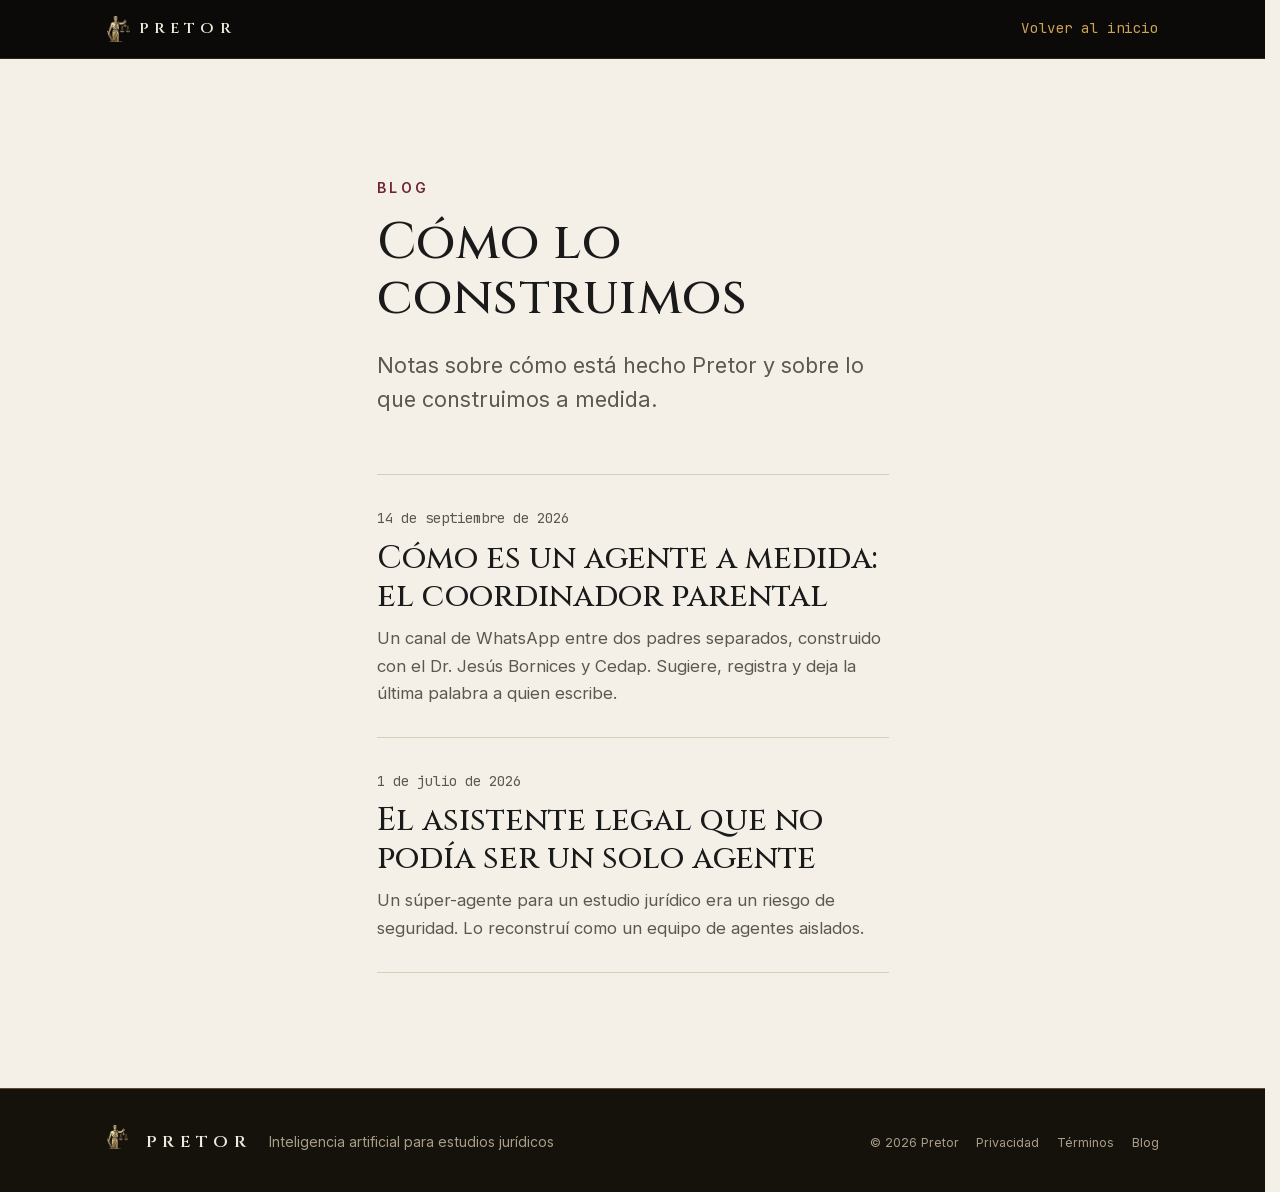
<file: blog/index.html>
<!doctype html>
<html lang="es-AR">
  <head>
    <meta charset="utf-8" />
    <meta name="viewport" content="width=device-width, initial-scale=1" />
    <link rel="icon" href="/favicon.png?v=4" type="image/png" />
    <title>Blog · Pretor</title>
    <meta
      name="description"
      content="Notas sobre cómo está hecho Pretor y sobre lo que construimos a medida."
    />
    <meta name="theme-color" content="#0b0b0e" />
    <link rel="canonical" href="https://pretor.ar/blog/" />
    <meta property="og:type" content="website" />
    <meta property="og:title" content="Blog · Pretor" />
    <meta
      property="og:description"
      content="Notas sobre cómo está hecho Pretor y sobre lo que construimos a medida."
    />
    <meta property="og:site_name" content="Pretor" />
    <meta property="og:locale" content="es_AR" />
    <meta property="og:url" content="https://pretor.ar/blog/" />
    <meta property="og:image" content="https://pretor.ar/og.jpg?v=3" />
    <meta name="twitter:card" content="summary_large_image" />
    <link
      rel="preload"
      href="/_astro/fonts/cinzel-latin.woff2"
      as="font"
      type="font/woff2"
      crossorigin
    />
    <link
      rel="preload"
      href="/_astro/fonts/inter-latin.woff2"
      as="font"
      type="font/woff2"
      crossorigin
    />
    <link rel="stylesheet" href="/_astro/fonts.css" />
    <link rel="stylesheet" href="/_astro/pretor.css" />
  </head>
  <body>
    <a class="skip-link" href="#contenido" data-astro-cid-5hce7sga>Saltar al contenido</a>
    <header class="legal-nav">
      <div class="wrap legal-nav__inner">
        <a class="brand" href="/" aria-label="Pretor, inicio" data-astro-cid-dmqpwcec>
          <img
            class="brand__mark"
            src="/_astro/justitia.png"
            alt=""
            width="400"
            height="442"
            decoding="async"
          />
          <span class="brand__word" data-astro-cid-dmqpwcec>PRETOR</span>
        </a>
        <a class="legal-nav__back" href="/">Volver al inicio</a>
      </div>
    </header>

    <main id="contenido" class="section section--stone legal">
      <div class="wrap legal__inner">
        <p class="eyebrow">Blog</p>
        <h1 class="display">Cómo lo construimos</h1>
        <p class="lead">Notas sobre cómo está hecho Pretor y sobre lo que construimos a medida.</p>

        <ol class="blog__list">
          <li class="blog__entry">
            <article>
              <time datetime="2026-09-14">14 de septiembre de 2026</time>
              <h2>
                <a href="/blog/coordinador-parental/"
                  >Cómo es un agente a medida: el coordinador parental</a
                >
              </h2>
              <p>
                Un canal de WhatsApp entre dos padres separados, construido con el Dr. Jesús
                Bornices y Cedap. Sugiere, registra y deja la última palabra a quien escribe.
              </p>
            </article>
          </li>
          <li class="blog__entry">
            <article>
              <time datetime="2026-07-01">1 de julio de 2026</time>
              <h2>
                <a href="/blog/equipo-de-agentes/"
                  >El asistente legal que no podía ser un solo agente</a
                >
              </h2>
              <p>
                Un súper-agente para un estudio jurídico era un riesgo de seguridad. Lo reconstruí
                como un equipo de agentes aislados.
              </p>
            </article>
          </li>
        </ol>
      </div>
    </main>

    <footer class="footer section--dark" data-astro-cid-sz7xmlte>
      <div class="wrap footer__inner" data-astro-cid-sz7xmlte>
        <div class="footer__brand" data-astro-cid-sz7xmlte>
          <img
            class="footer__mark"
            src="/_astro/justitia.png"
            alt=""
            width="400"
            height="442"
            loading="lazy"
            decoding="async"
          />
          <span class="footer__word" data-astro-cid-sz7xmlte>PRETOR</span>
          <span class="footer__tag" data-astro-cid-sz7xmlte>Inteligencia artificial para estudios jurídicos</span>
        </div>
        <div class="footer__base" data-astro-cid-sz7xmlte>
          <span>© 2026 Pretor</span>
          <span class="footer__legal">
            <a href="/privacidad/">Privacidad</a>
            <a href="/terminos/">Términos</a>
            <a href="/blog/">Blog</a>
          </span>
        </div>
      </div>
    </footer>
  </body>
</html>
</file>
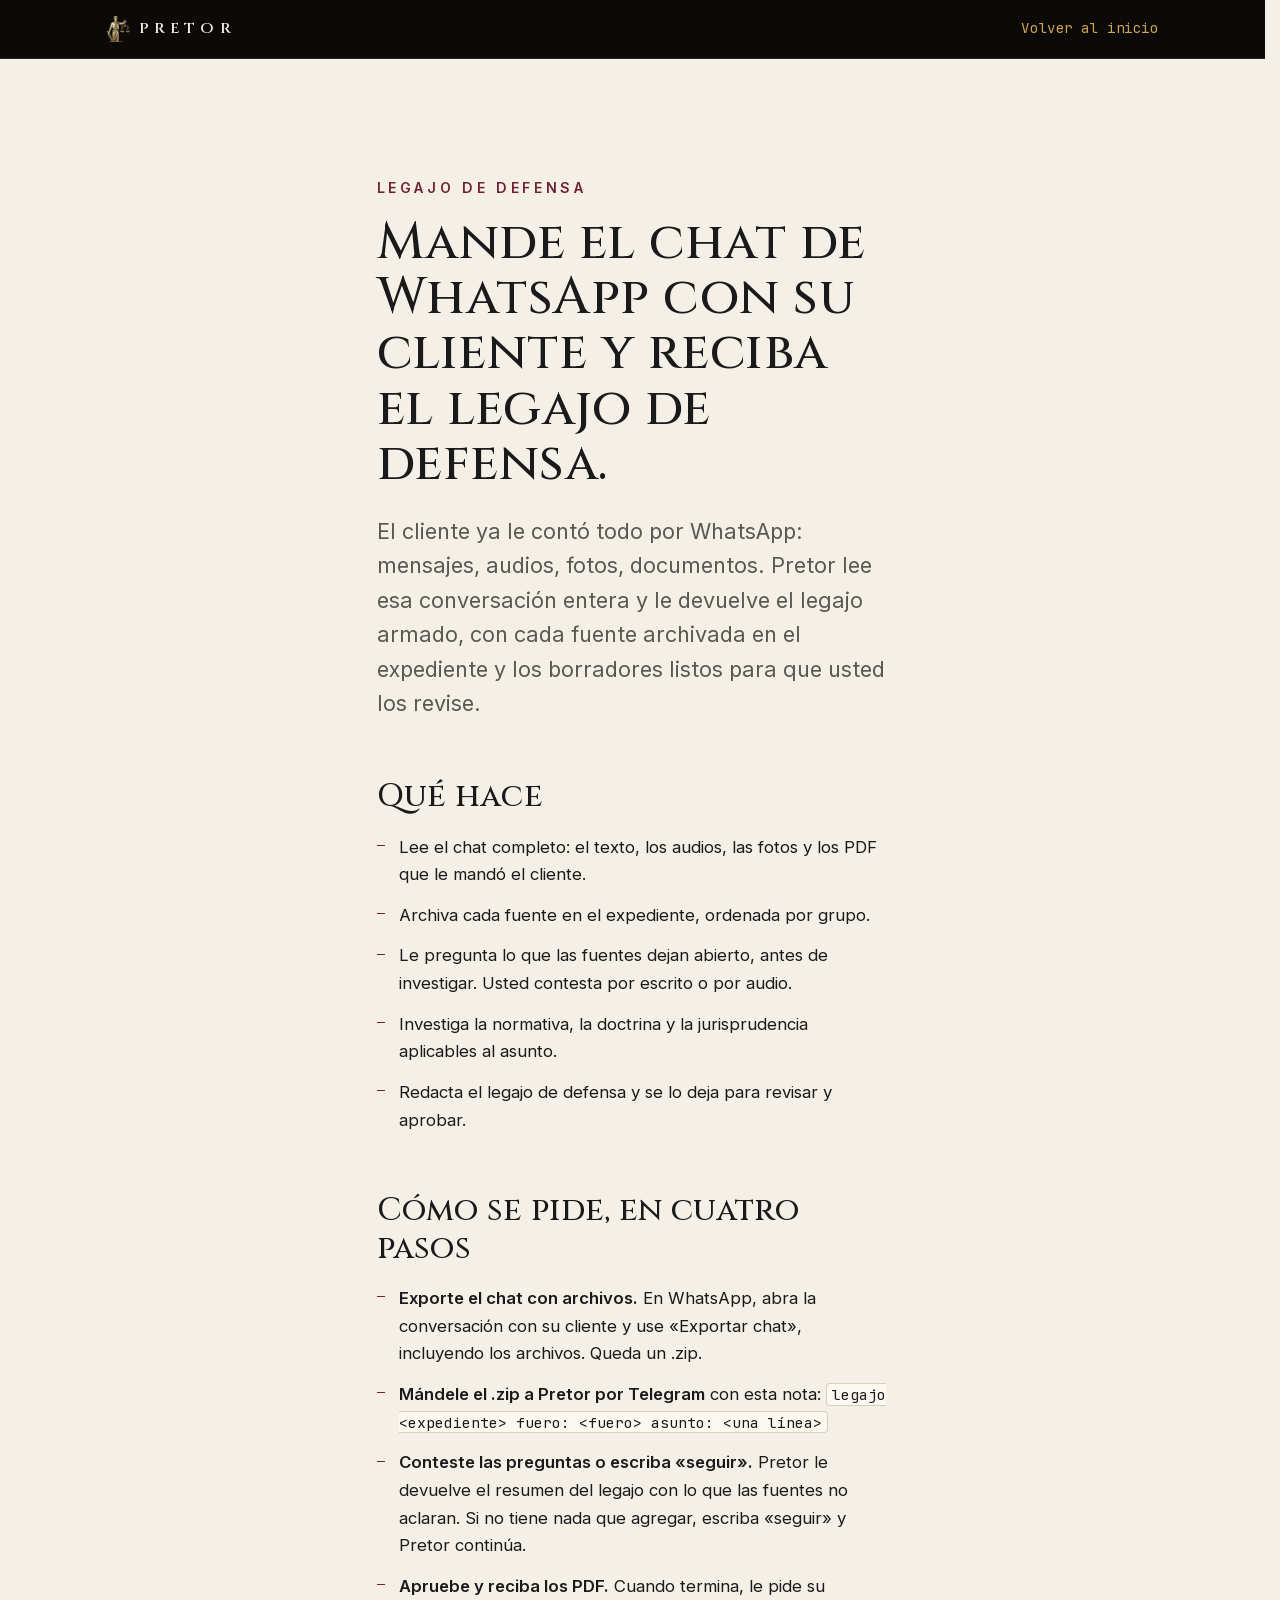
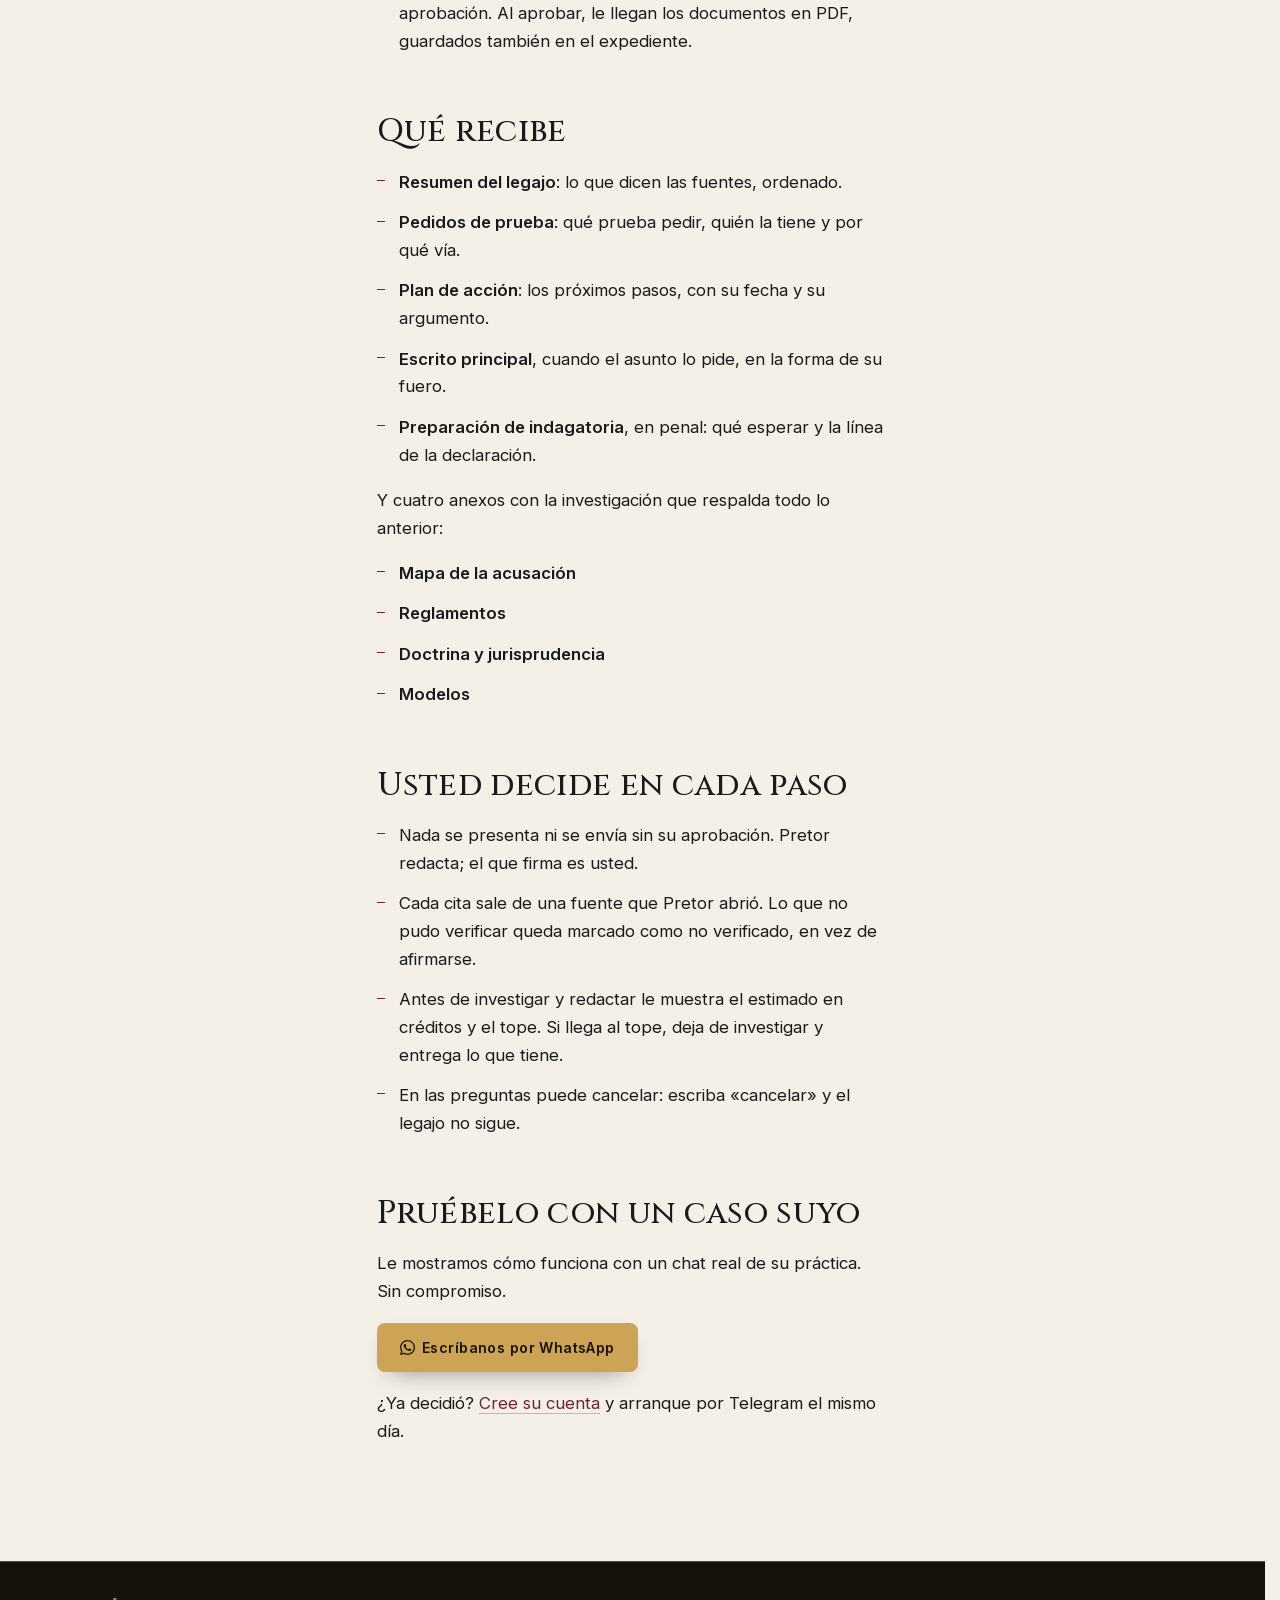
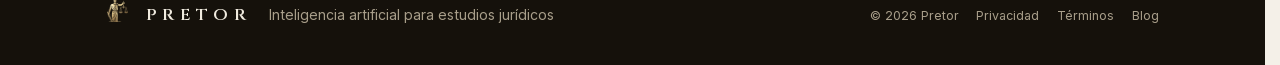
<file: legajo/index.html>
<!doctype html>
<html lang="es-AR">
  <head>
    <meta charset="utf-8" />
    <meta name="viewport" content="width=device-width, initial-scale=1" />
    <link rel="icon" href="/favicon.png?v=4" type="image/png" />
    <title>Legajo de defensa desde el chat de WhatsApp · Pretor</title>
    <meta
      name="description"
      content="Mande el chat de WhatsApp con su cliente, con audios, fotos y PDF, y reciba el legajo de defensa: fuentes archivadas, investigación citada y borradores para que usted los revise."
    />
    <meta name="theme-color" content="#0b0b0e" />
    <link rel="canonical" href="https://pretor.ar/legajo/" />
    <meta property="og:type" content="website" />
    <meta property="og:title" content="Mande el chat de WhatsApp con su cliente y reciba el legajo de defensa" />
    <meta
      property="og:description"
      content="Mande el chat de WhatsApp con su cliente, con audios, fotos y PDF, y reciba el legajo de defensa: fuentes archivadas, investigación citada y borradores para que usted los revise."
    />
    <meta property="og:site_name" content="Pretor" />
    <meta property="og:locale" content="es_AR" />
    <meta property="og:url" content="https://pretor.ar/legajo/" />
    <meta property="og:image" content="https://pretor.ar/og.jpg?v=3" />
    <meta name="twitter:card" content="summary_large_image" />
    <link
      rel="preload"
      href="/_astro/fonts/cinzel-latin.woff2"
      as="font"
      type="font/woff2"
      crossorigin
    />
    <link
      rel="preload"
      href="/_astro/fonts/inter-latin.woff2"
      as="font"
      type="font/woff2"
      crossorigin
    />
    <link rel="stylesheet" href="/_astro/fonts.css" />
    <link rel="stylesheet" href="/_astro/pretor.css" />
  </head>
  <body>
    <a class="skip-link" href="#contenido" data-astro-cid-5hce7sga>Saltar al contenido</a>
    <header class="legal-nav">
      <div class="wrap legal-nav__inner">
        <a class="brand" href="/" aria-label="Pretor, inicio" data-astro-cid-dmqpwcec>
          <img
            class="brand__mark"
            src="/_astro/justitia.png"
            alt=""
            width="400"
            height="442"
            decoding="async"
          />
          <span class="brand__word" data-astro-cid-dmqpwcec>PRETOR</span>
        </a>
        <a class="legal-nav__back" href="/">Volver al inicio</a>
      </div>
    </header>

    <main id="contenido" class="section section--stone legal">
      <article class="wrap legal__inner">
        <p class="eyebrow">Legajo de defensa</p>
        <h1 class="display">Mande el chat de WhatsApp con su cliente y reciba el legajo de defensa.</h1>
        <p class="lead">
          El cliente ya le contó todo por WhatsApp: mensajes, audios, fotos, documentos. Pretor lee
          esa conversación entera y le devuelve el legajo armado, con cada fuente archivada en el
          expediente y los borradores listos para que usted los revise.
        </p>

        <section class="legal__block" aria-labelledby="que-es">
          <h2 id="que-es">Qué hace</h2>
          <ul class="legal__list">
            <li>
              Lee el chat completo: el texto, los audios, las fotos y los PDF que le mandó el
              cliente.
            </li>
            <li>Archiva cada fuente en el expediente, ordenada por grupo.</li>
            <li>
              Le pregunta lo que las fuentes dejan abierto, antes de investigar. Usted contesta por
              escrito o por audio.
            </li>
            <li>Investiga la normativa, la doctrina y la jurisprudencia aplicables al asunto.</li>
            <li>Redacta el legajo de defensa y se lo deja para revisar y aprobar.</li>
          </ul>
        </section>

        <section class="legal__block" aria-labelledby="como">
          <h2 id="como">Cómo se pide, en cuatro pasos</h2>
          <ol class="legal__list">
            <li>
              <strong>Exporte el chat con archivos.</strong> En WhatsApp, abra la conversación con
              su cliente y use «Exportar chat», incluyendo los archivos. Queda un .zip.
            </li>
            <li>
              <strong>Mándele el .zip a Pretor por Telegram</strong> con esta nota:
              <code>legajo &lt;expediente&gt; fuero: &lt;fuero&gt; asunto: &lt;una línea&gt;</code>
            </li>
            <li>
              <strong>Conteste las preguntas o escriba «seguir».</strong> Pretor le devuelve el
              resumen del legajo con lo que las fuentes no aclaran. Si no tiene nada que agregar,
              escriba «seguir» y Pretor continúa.
            </li>
            <li>
              <strong>Apruebe y reciba los PDF.</strong> Cuando termina, le pide su aprobación. Al
              aprobar, le llegan los documentos en PDF, guardados también en el expediente.
            </li>
          </ol>
        </section>

        <section class="legal__block" aria-labelledby="entrega">
          <h2 id="entrega">Qué recibe</h2>
          <ul class="legal__list">
            <li><strong>Resumen del legajo</strong>: lo que dicen las fuentes, ordenado.</li>
            <li><strong>Pedidos de prueba</strong>: qué prueba pedir, quién la tiene y por qué vía.</li>
            <li><strong>Plan de acción</strong>: los próximos pasos, con su fecha y su argumento.</li>
            <li><strong>Escrito principal</strong>, cuando el asunto lo pide, en la forma de su fuero.</li>
            <li><strong>Preparación de indagatoria</strong>, en penal: qué esperar y la línea de la declaración.</li>
          </ul>
          <p>Y cuatro anexos con la investigación que respalda todo lo anterior:</p>
          <ol class="legal__list">
            <li><strong>Mapa de la acusación</strong></li>
            <li><strong>Reglamentos</strong></li>
            <li><strong>Doctrina y jurisprudencia</strong></li>
            <li><strong>Modelos</strong></li>
          </ol>
        </section>

        <section class="legal__block" aria-labelledby="control">
          <h2 id="control">Usted decide en cada paso</h2>
          <ul class="legal__list">
            <li>
              Nada se presenta ni se envía sin su aprobación. Pretor redacta; el que firma es usted.
            </li>
            <li>
              Cada cita sale de una fuente que Pretor abrió. Lo que no pudo verificar queda marcado
              como no verificado, en vez de afirmarse.
            </li>
            <li>
              Antes de investigar y redactar le muestra el estimado en créditos y el tope. Si llega
              al tope, deja de investigar y entrega lo que tiene.
            </li>
            <li>
              En las preguntas puede cancelar: escriba «cancelar» y el legajo no sigue.
            </li>
          </ul>
        </section>

        <section class="legal__block" aria-labelledby="empezar">
          <h2 id="empezar">Pruébelo con un caso suyo</h2>
          <p>
            Le mostramos cómo funciona con un chat real de su práctica. Sin compromiso.
          </p>
          <p>
            <a
              class="btn btn--primary"
              href="https://wa.me/5493547468121?text=Hola%20Federico%2C%20quiero%20conocer%20Pretor%20para%20mi%20estudio."
              target="_blank"
              rel="noopener"
              ><svg
                viewBox="0 0 24 24"
                width="15"
                height="15"
                fill="currentColor"
                aria-hidden="true"
              >
                <path
                  d="M17.472 14.382c-.297-.149-1.758-.867-2.03-.967-.273-.099-.471-.148-.67.15-.197.297-.767.966-.94 1.164-.173.199-.347.223-.644.075-.297-.15-1.255-.463-2.39-1.475-.883-.788-1.48-1.761-1.653-2.059-.173-.297-.018-.458.13-.606.134-.133.297-.347.446-.52.149-.174.198-.298.297-.497.1-.198.05-.371-.025-.52-.075-.149-.669-1.612-.916-2.207-.242-.579-.487-.5-.669-.51-.173-.008-.371-.01-.57-.01-.198 0-.52.074-.792.372-.272.297-1.04 1.016-1.04 2.479 0 1.462 1.065 2.875 1.213 3.074.149.198 2.096 3.2 5.077 4.487.709.306 1.262.489 1.694.625.712.227 1.36.195 1.871.118.571-.085 1.758-.719 2.006-1.413.248-.694.248-1.289.173-1.413-.074-.124-.272-.198-.57-.347m-5.421 7.403h-.004a9.87 9.87 0 0 1-5.031-1.378l-.361-.214-3.741.982.998-3.648-.235-.374a9.86 9.86 0 0 1-1.51-5.26c.001-5.45 4.436-9.884 9.888-9.884 2.64 0 5.122 1.03 6.988 2.898a9.825 9.825 0 0 1 2.893 6.994c-.003 5.45-4.437 9.884-9.885 9.884m8.413-18.297A11.815 11.815 0 0 0 12.05 0C5.495 0 .16 5.335.157 11.892c0 2.096.547 4.142 1.588 5.945L.057 24l6.305-1.654a11.882 11.882 0 0 0 5.683 1.448h.005c6.554 0 11.89-5.335 11.893-11.893a11.821 11.821 0 0 0-3.48-8.413Z"
                />
              </svg>
              Escríbanos por WhatsApp</a
            >
          </p>
          <p>
            ¿Ya decidió? <a href="https://app.pretor.ar/registration/new">Cree su cuenta</a> y
            arranque por Telegram el mismo día.
          </p>
        </section>
      </article>
    </main>

    <footer class="footer section--dark" data-astro-cid-sz7xmlte>
      <div class="wrap footer__inner" data-astro-cid-sz7xmlte>
        <div class="footer__brand" data-astro-cid-sz7xmlte>
          <img
            class="footer__mark"
            src="/_astro/justitia.png"
            alt=""
            width="400"
            height="442"
            loading="lazy"
            decoding="async"
          />
          <span class="footer__word" data-astro-cid-sz7xmlte>PRETOR</span>
          <span class="footer__tag" data-astro-cid-sz7xmlte>Inteligencia artificial para estudios jurídicos</span>
        </div>
        <div class="footer__base" data-astro-cid-sz7xmlte>
          <span>© 2026 Pretor</span>
          <span class="footer__legal">
            <a href="/privacidad/">Privacidad</a>
            <a href="/terminos/">Términos</a>
            <a href="/blog/">Blog</a>
          </span>
        </div>
      </div>
    </footer>
  </body>
</html>
</file>
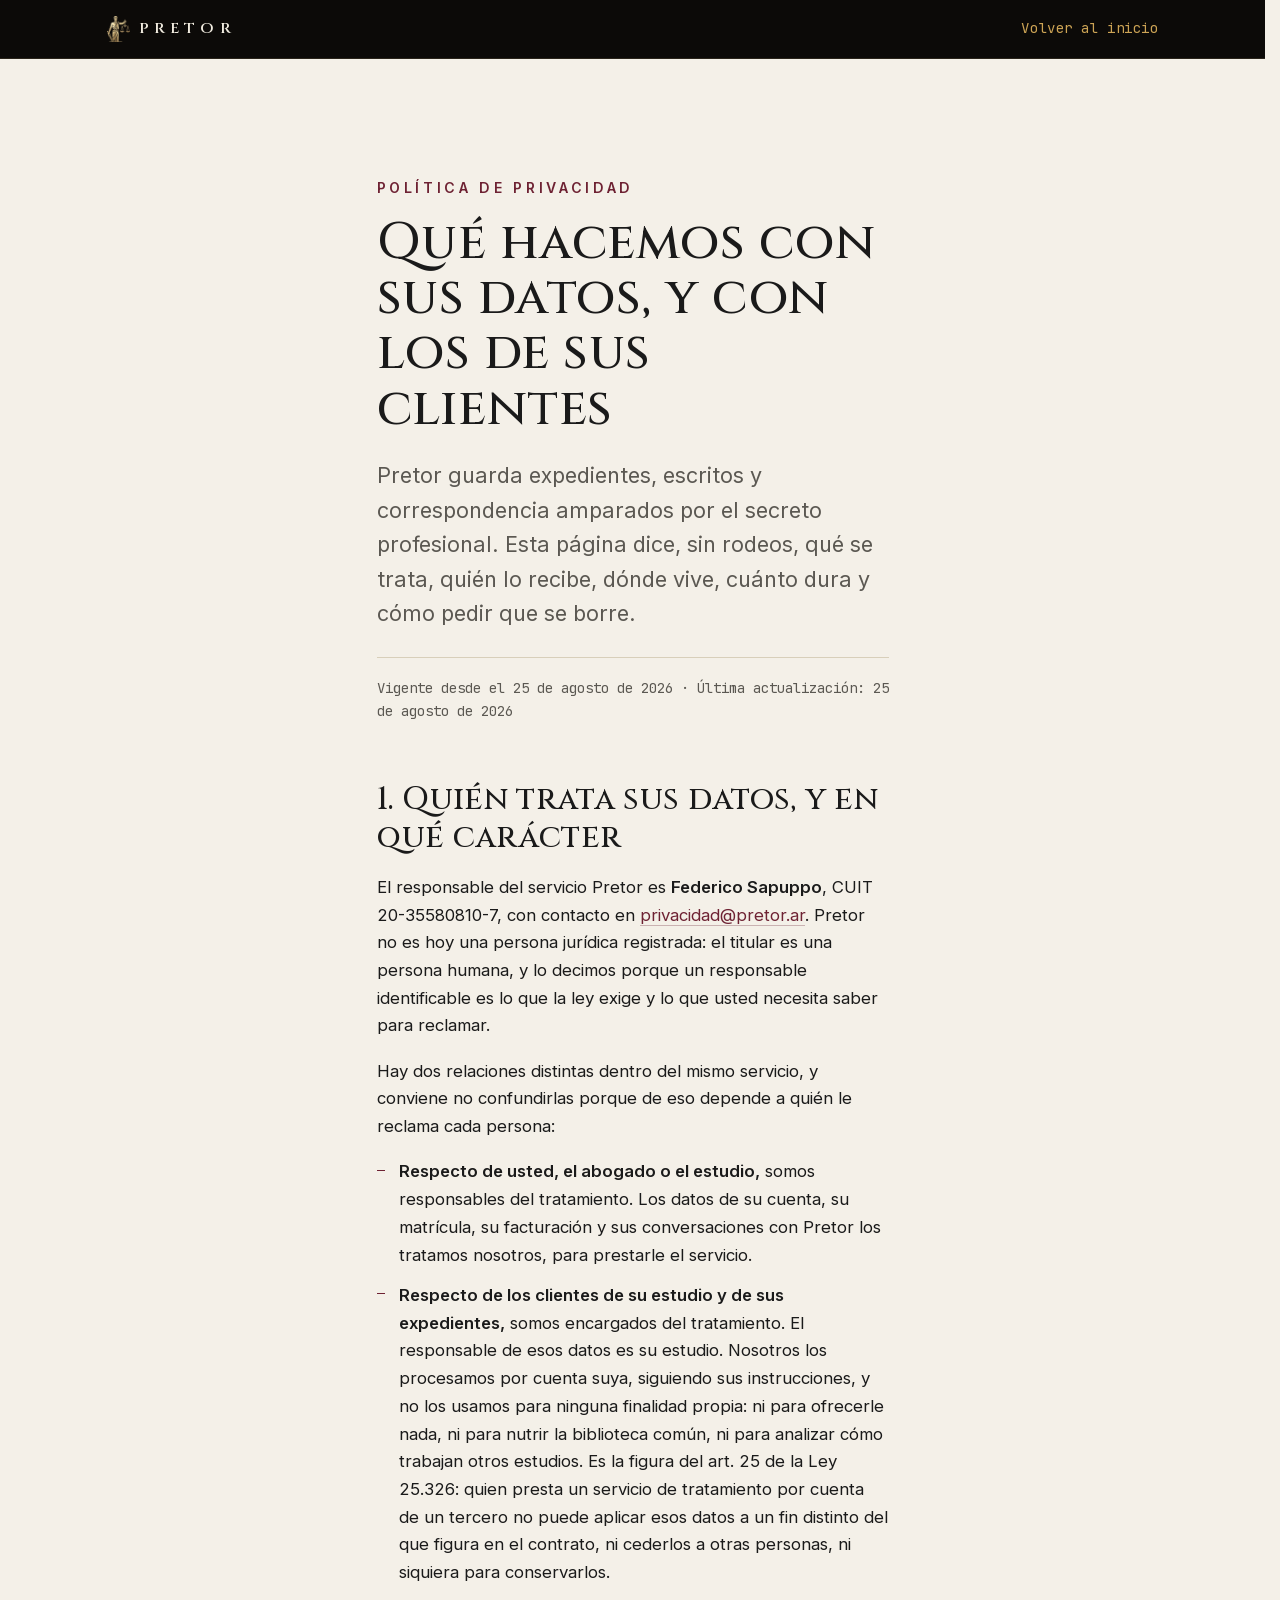
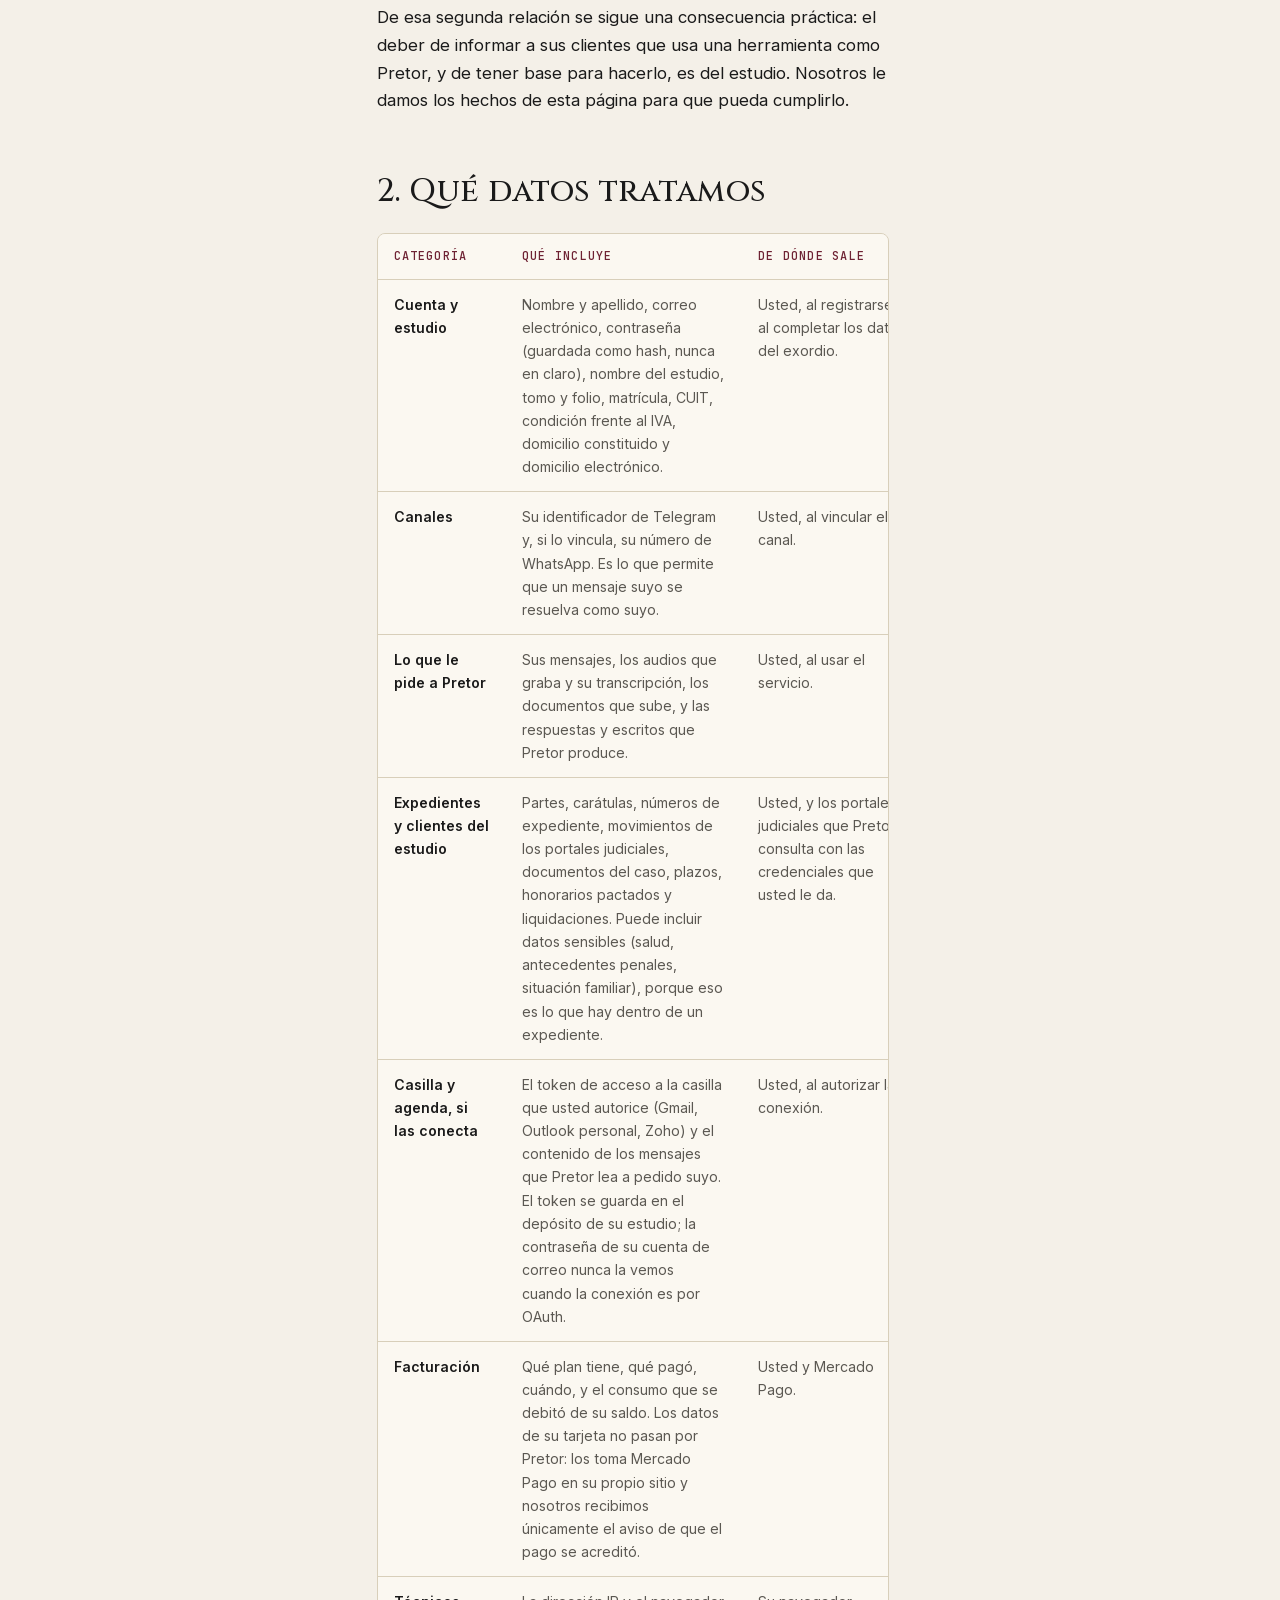
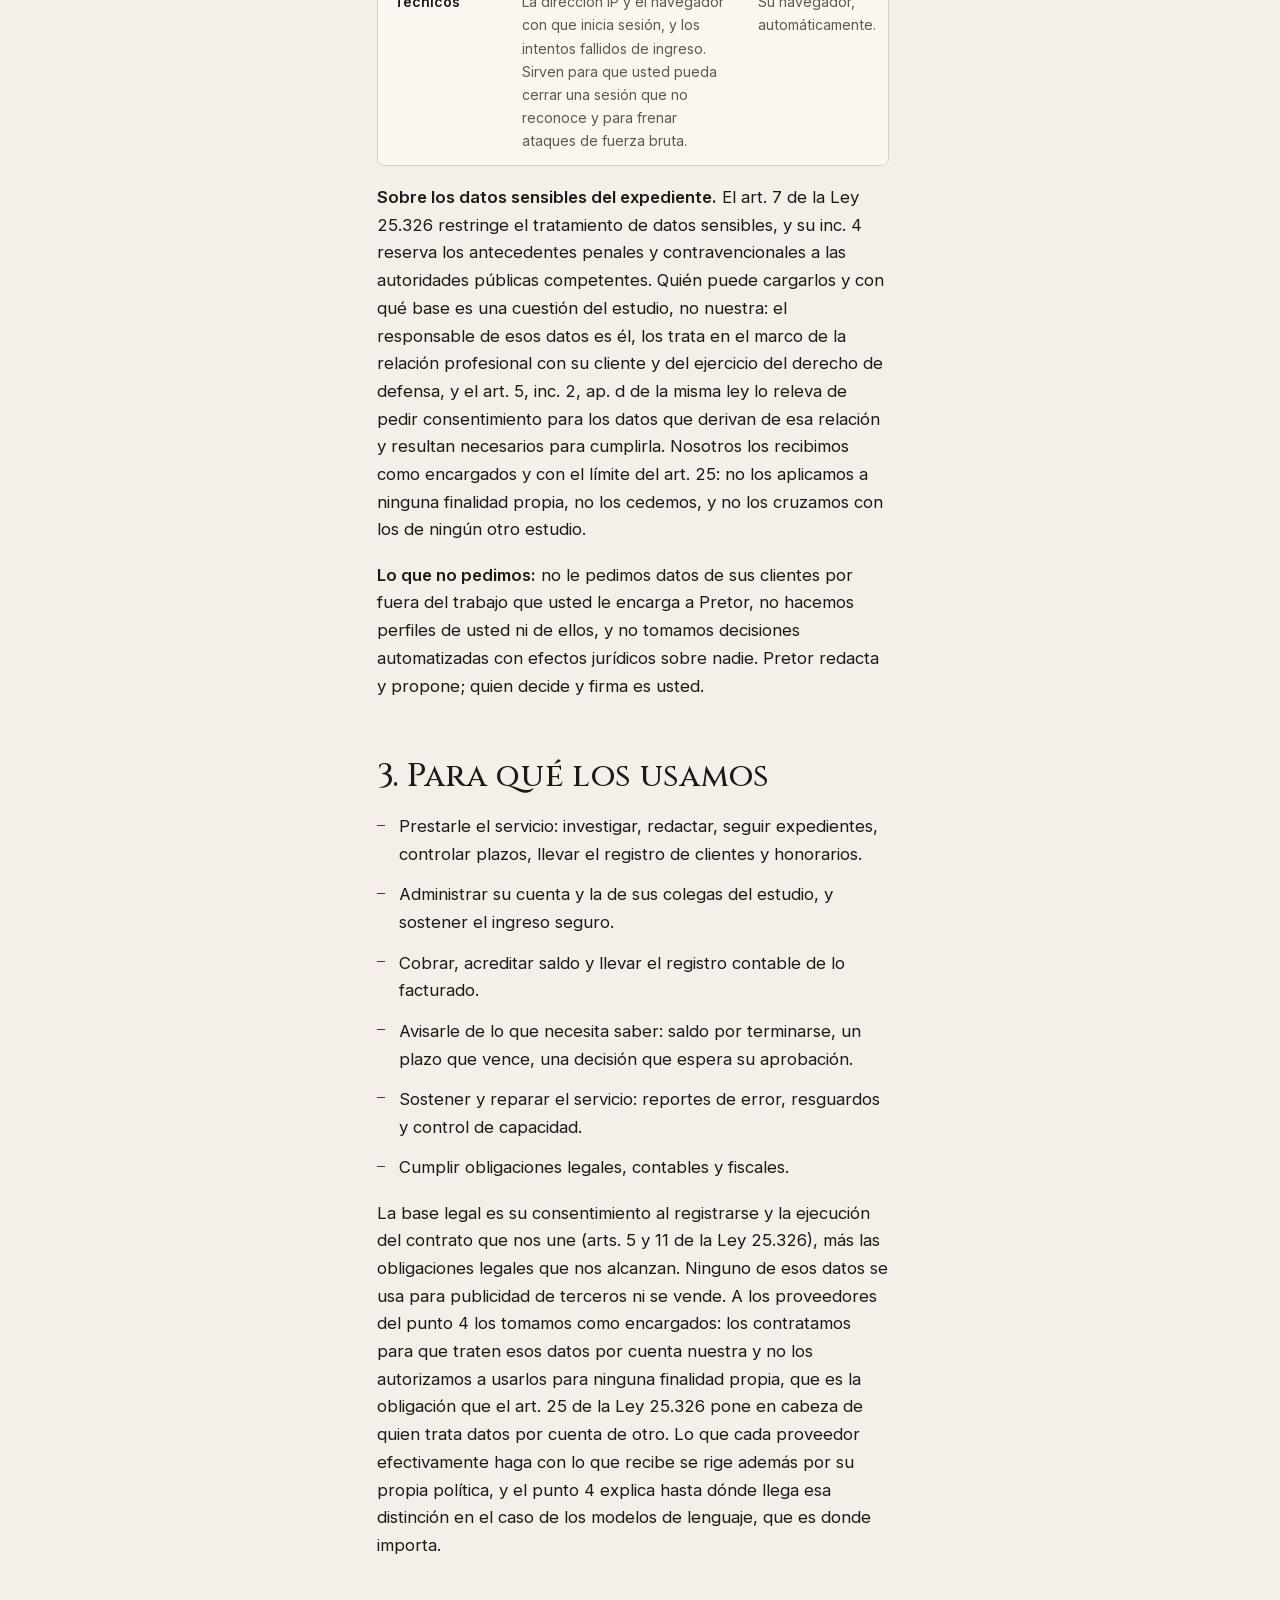
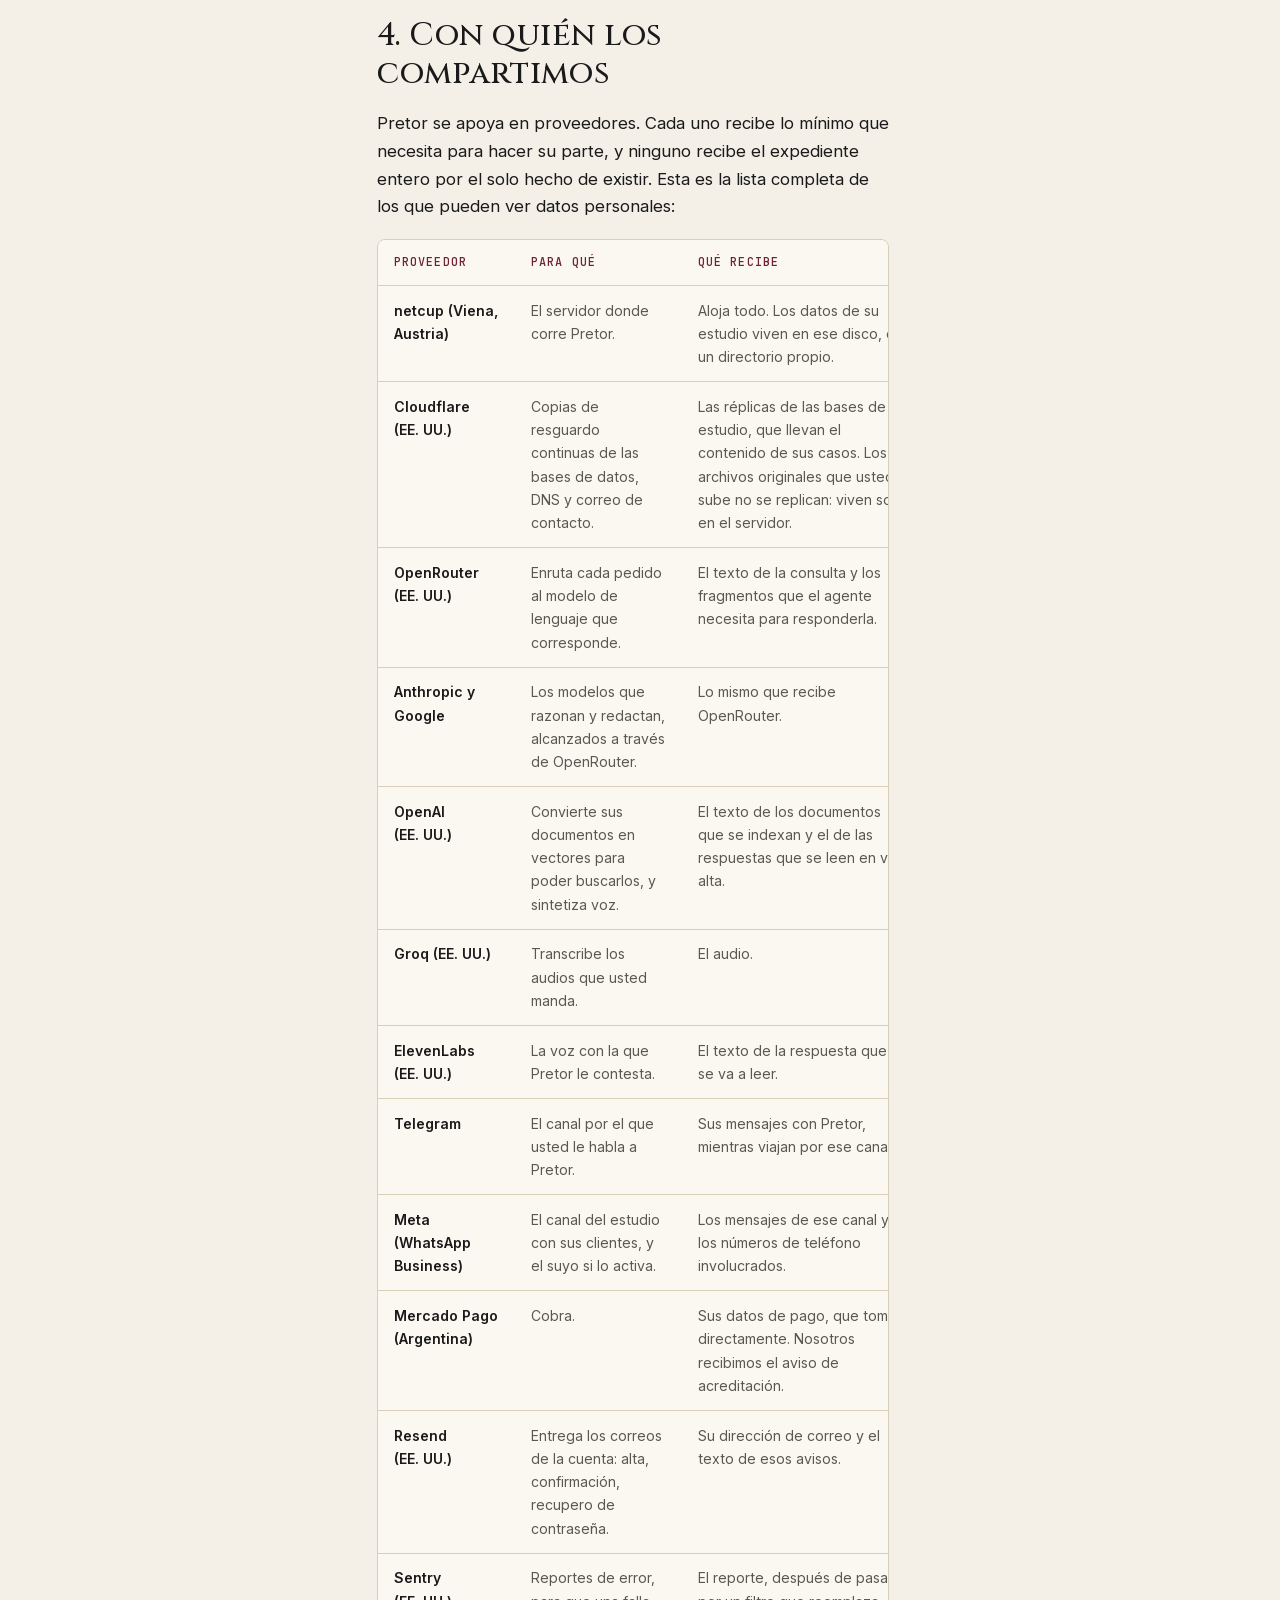
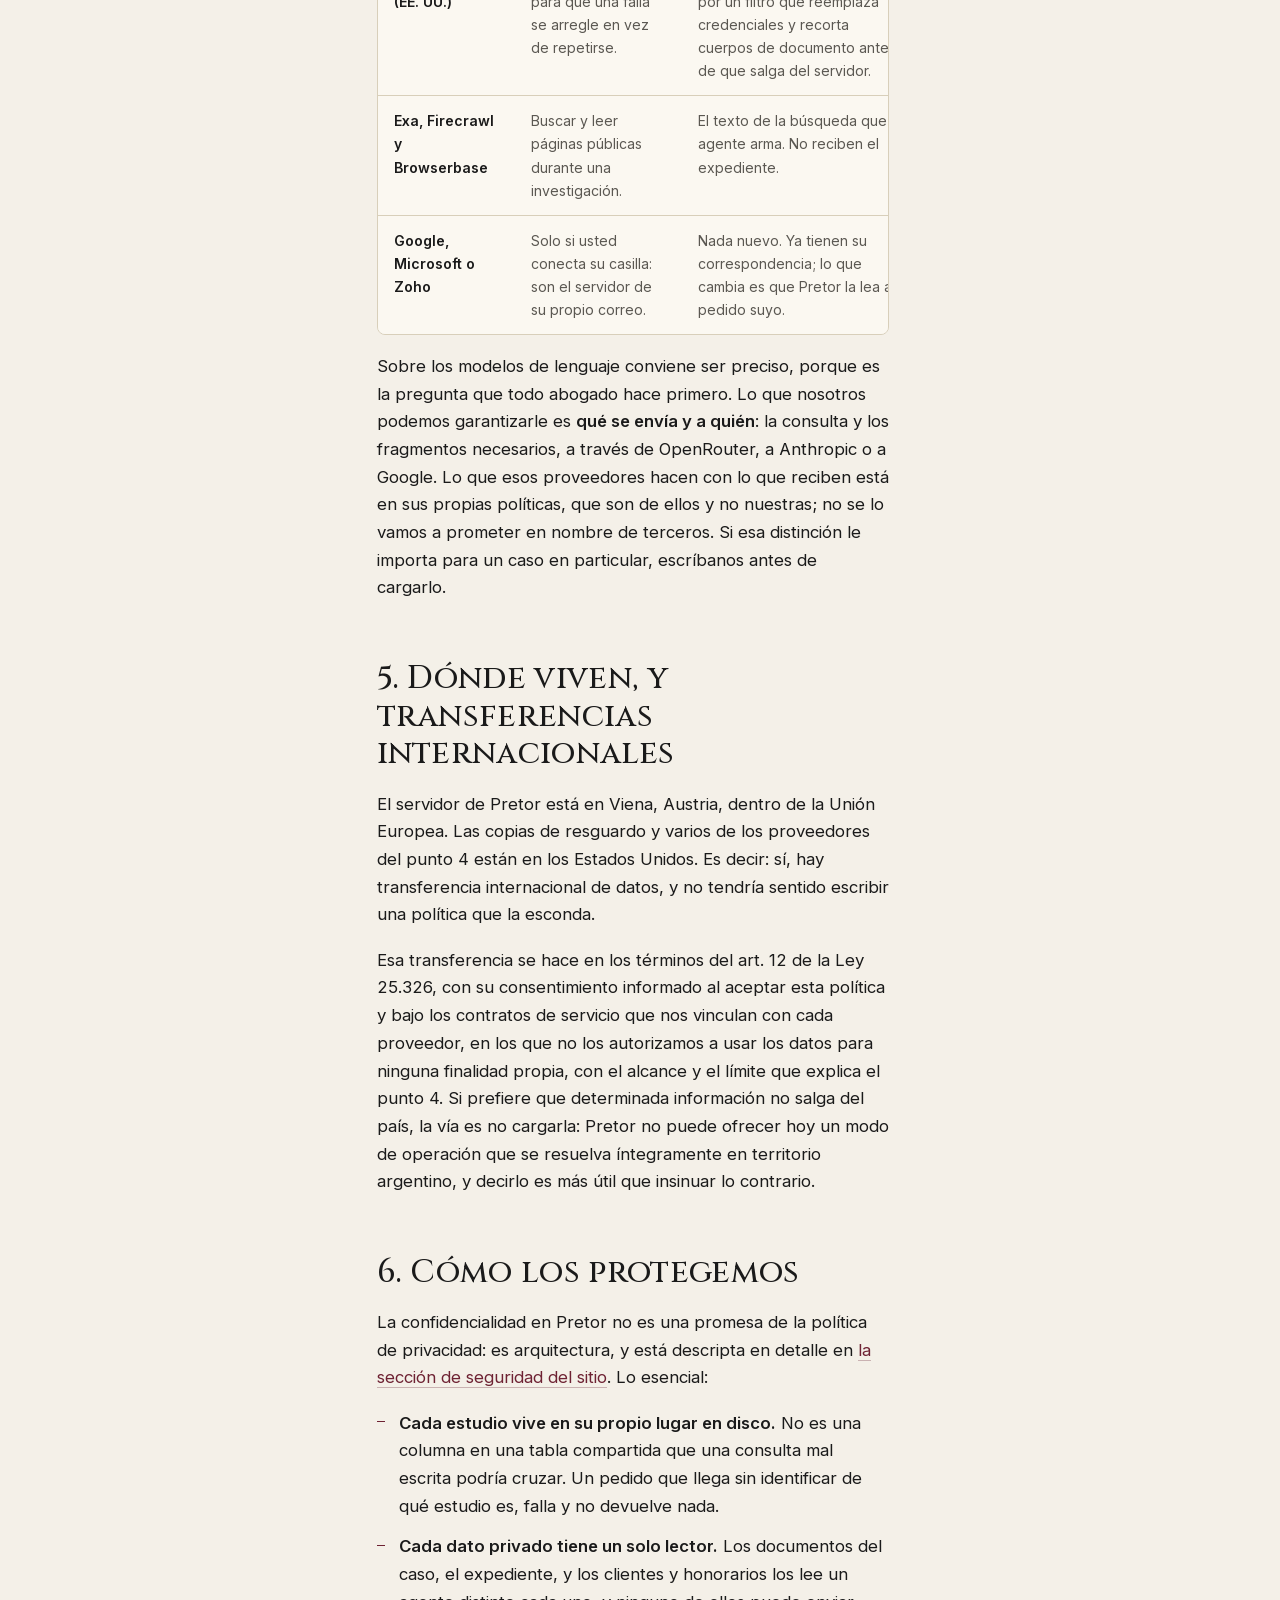
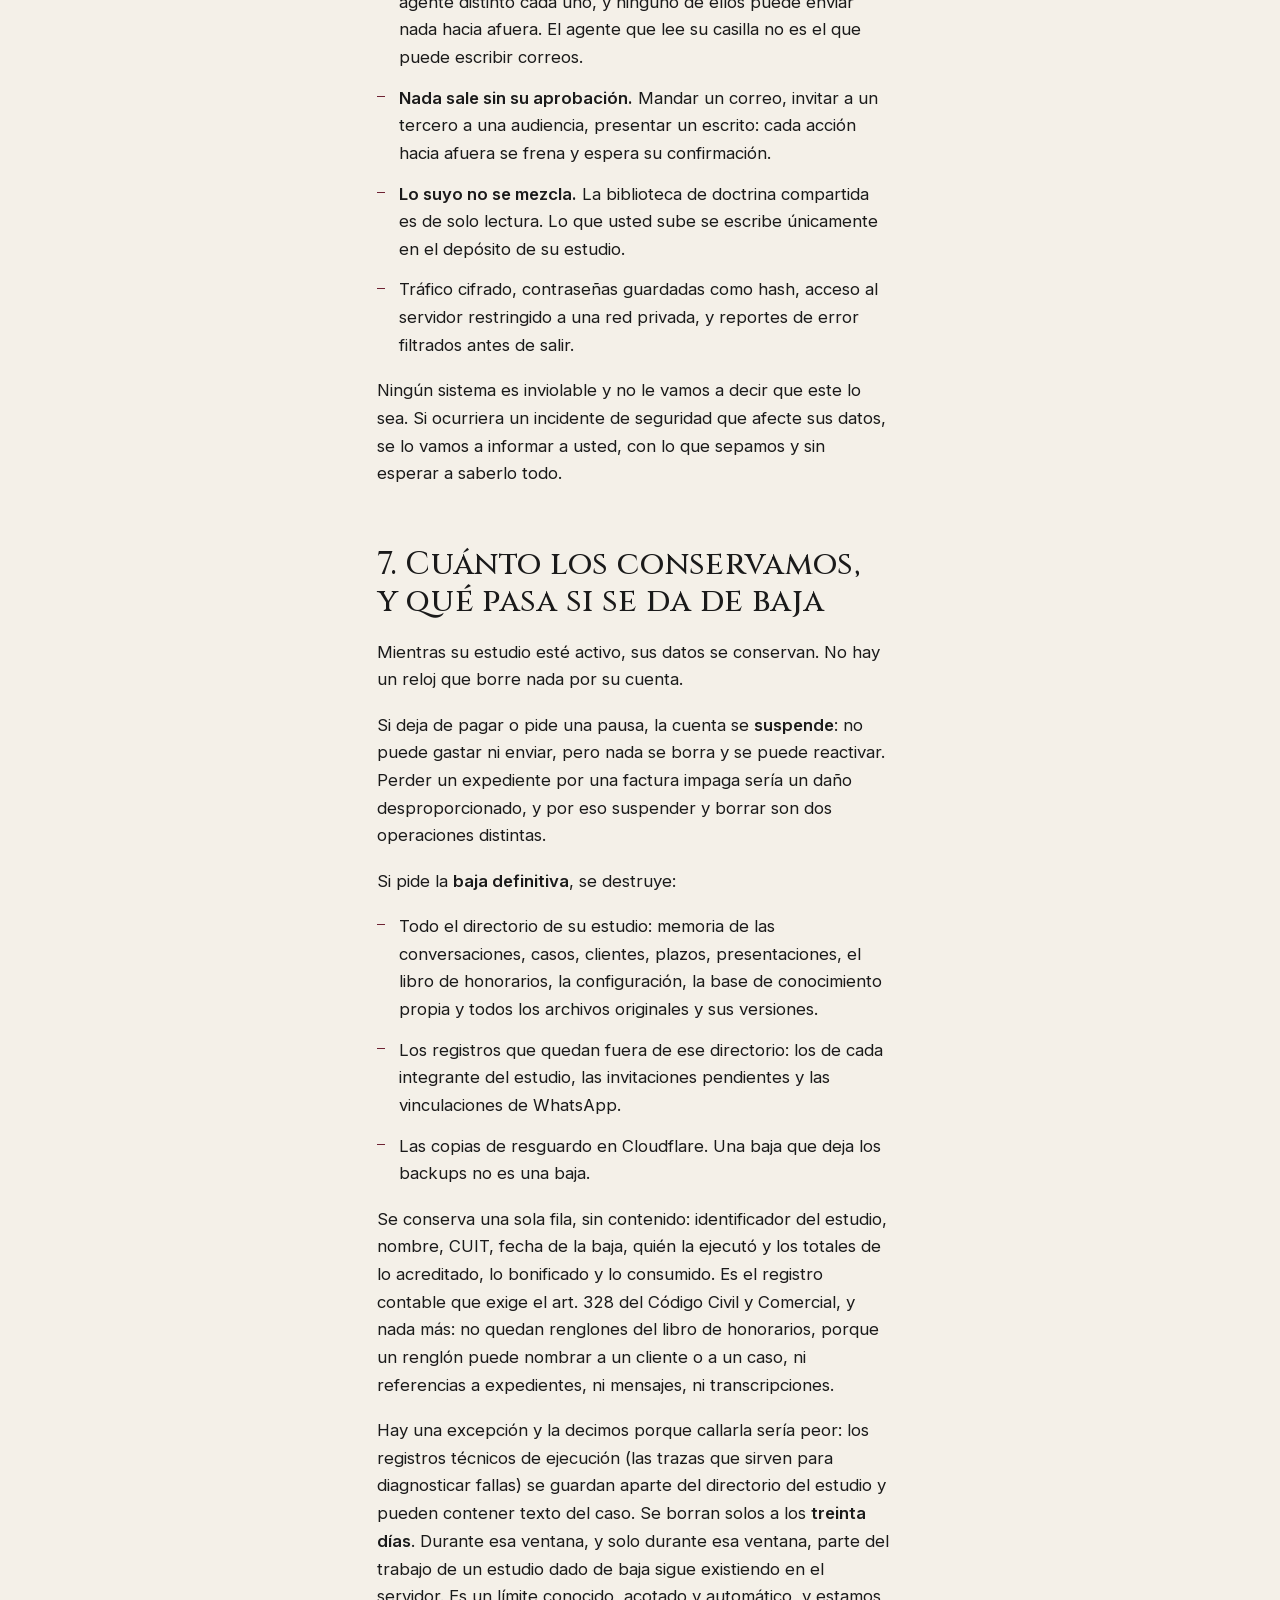
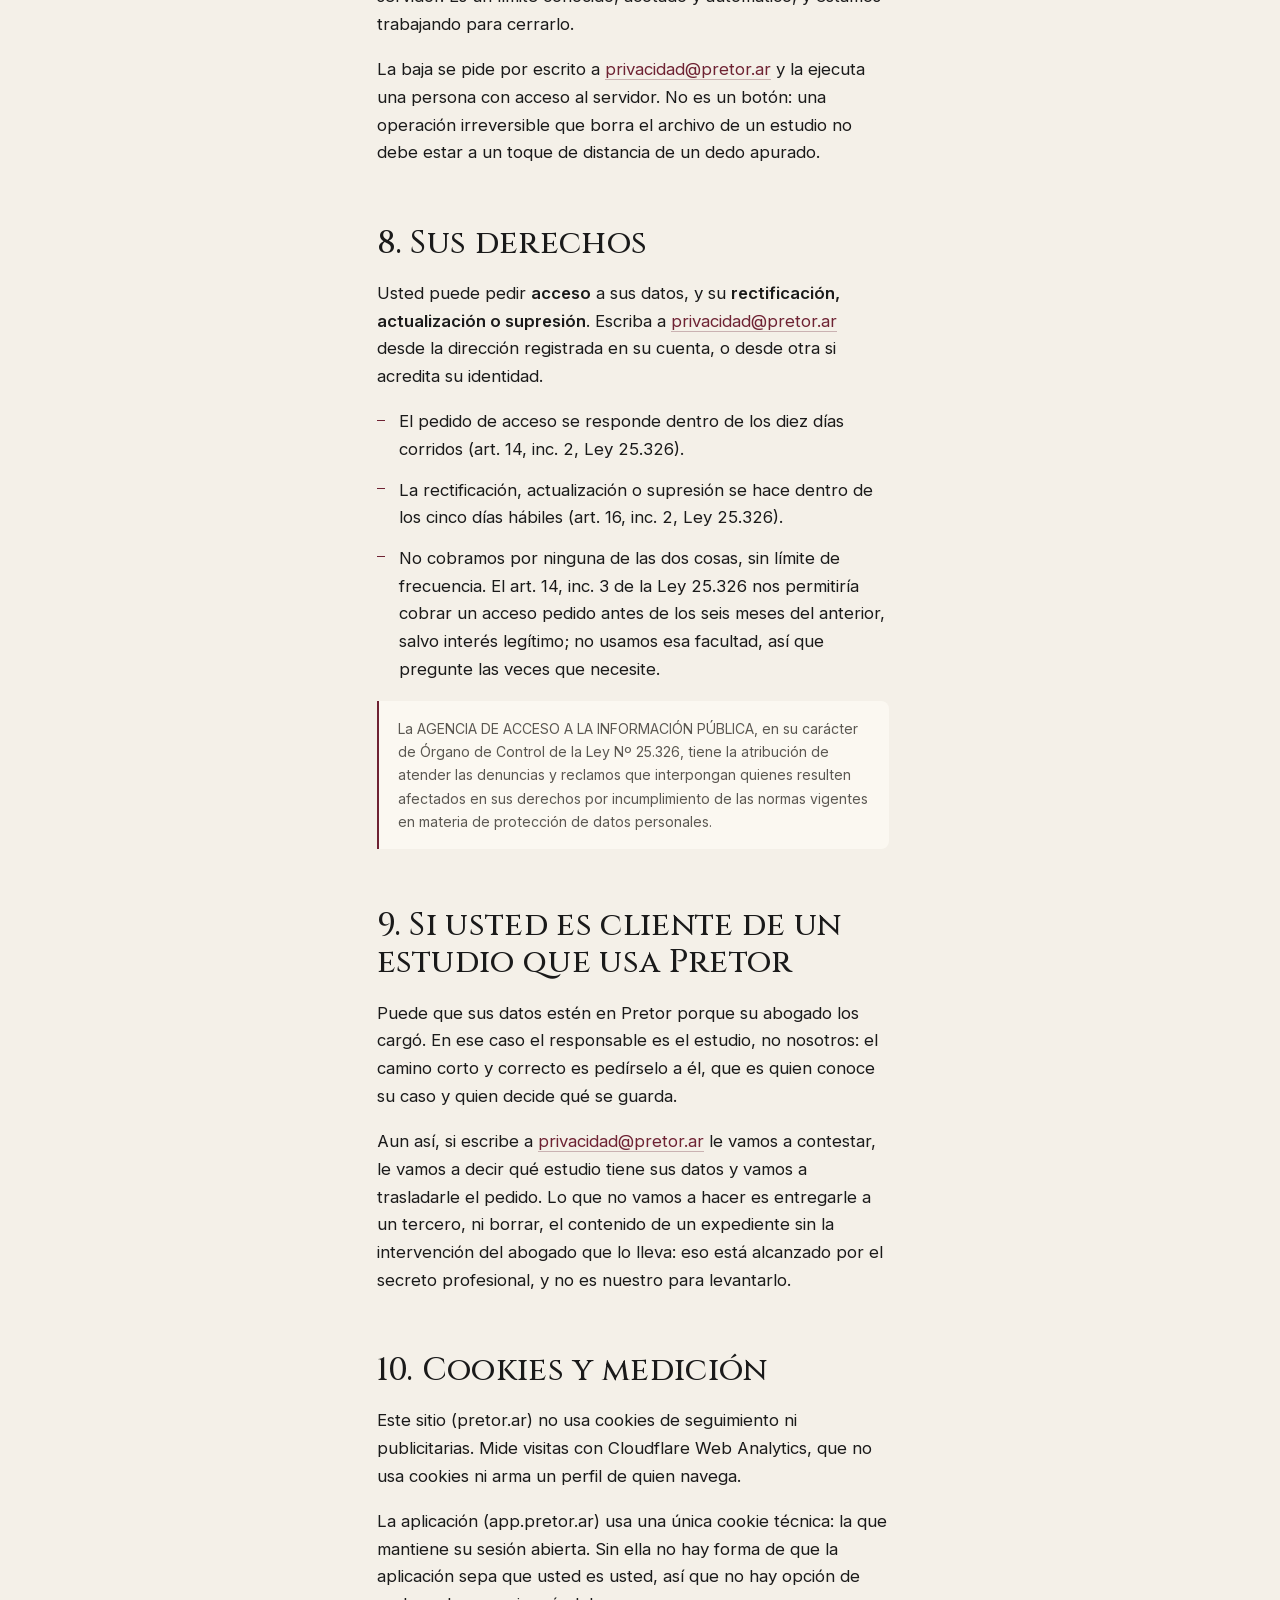
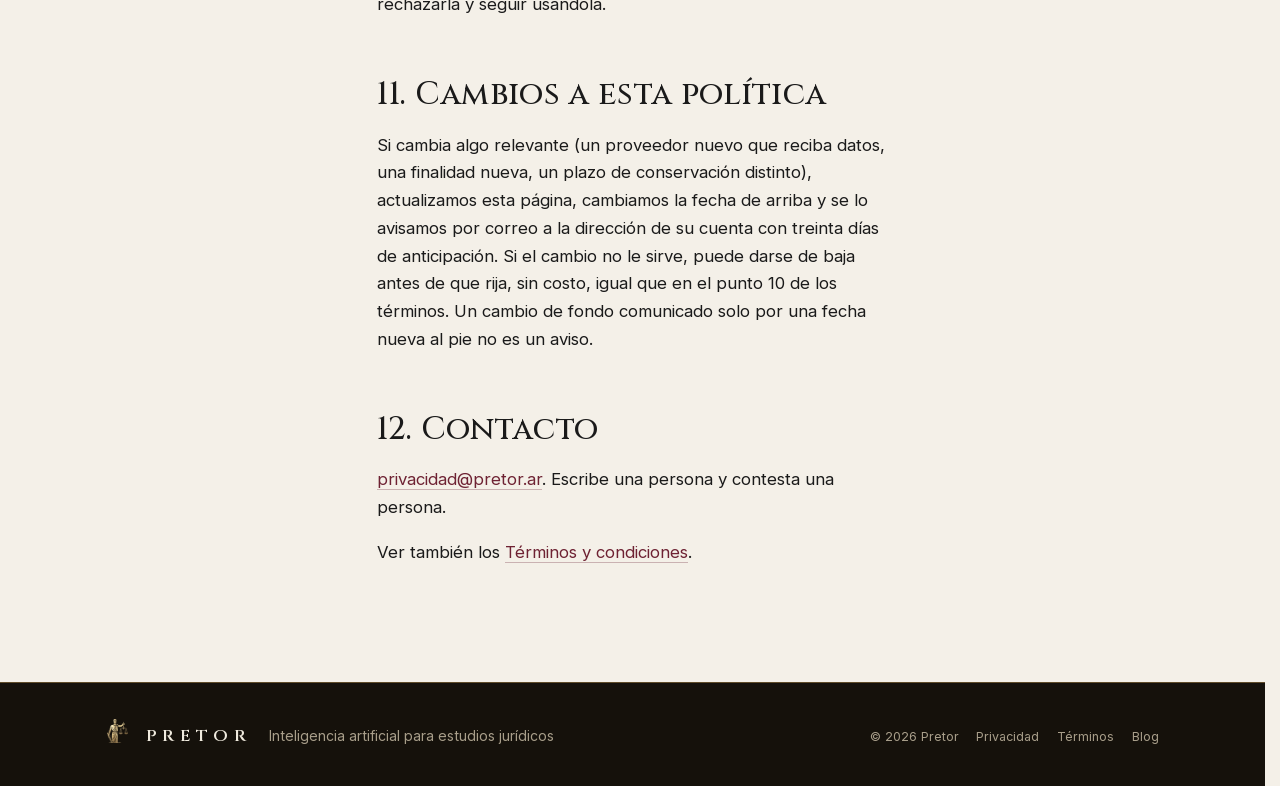
<file: privacidad/index.html>
<!doctype html>
<html lang="es-AR">
  <head>
    <meta charset="utf-8" />
    <meta name="viewport" content="width=device-width, initial-scale=1" />
    <link rel="icon" href="/favicon.png?v=4" type="image/png" />
    <title>Política de privacidad — Pretor</title>
    <meta
      name="description"
      content="Qué datos trata Pretor, con qué proveedores, dónde viven, cuánto se conservan y cómo ejercer sus derechos bajo la Ley 25.326."
    />
    <meta name="theme-color" content="#0b0b0e" />
    <link rel="canonical" href="https://pretor.ar/privacidad/" />
    <meta name="robots" content="index, follow" />
    <meta property="og:type" content="article" />
    <meta property="og:title" content="Política de privacidad — Pretor" />
    <meta property="og:site_name" content="Pretor" />
    <meta property="og:locale" content="es_AR" />
    <meta property="og:url" content="https://pretor.ar/privacidad/" />
    <link
      rel="preload"
      href="/_astro/fonts/cinzel-latin.woff2"
      as="font"
      type="font/woff2"
      crossorigin
    />
    <link
      rel="preload"
      href="/_astro/fonts/inter-latin.woff2"
      as="font"
      type="font/woff2"
      crossorigin
    />
    <link rel="stylesheet" href="/_astro/fonts.css" />
    <link rel="stylesheet" href="/_astro/pretor.css" />
  </head>
  <body>
    <a class="skip-link" href="#contenido" data-astro-cid-5hce7sga>Saltar al contenido</a>
    <header class="legal-nav">
      <div class="wrap legal-nav__inner">
        <a class="brand" href="/" aria-label="Pretor, inicio" data-astro-cid-dmqpwcec>
          <img
            class="brand__mark"
            src="/_astro/justitia.png"
            alt=""
            width="400"
            height="442"
            decoding="async"
          />
          <span class="brand__word" data-astro-cid-dmqpwcec>PRETOR</span>
        </a>
        <a class="legal-nav__back" href="/">Volver al inicio</a>
      </div>
    </header>

    <main id="contenido" class="section section--stone legal">
      <div class="wrap legal__inner">
        <p class="eyebrow">Política de privacidad</p>
        <h1 class="display">Qué hacemos con sus datos, y con los de sus clientes</h1>
        <p class="lead">
          Pretor guarda expedientes, escritos y correspondencia amparados por el secreto
          profesional. Esta página dice, sin rodeos, qué se trata, quién lo recibe, dónde vive,
          cuánto dura y cómo pedir que se borre.
        </p>
        <p class="legal__stamp">
          Vigente desde el 25 de agosto de 2026 · Última actualización: 25 de agosto de 2026
        </p>

        <section class="legal__block" aria-labelledby="responsable">
          <h2 id="responsable">1. Quién trata sus datos, y en qué carácter</h2>
          <p>
            El responsable del servicio Pretor es <strong>Federico Sapuppo</strong>, CUIT
            20-35580810-7, con contacto en
            <a href="mailto:privacidad@pretor.ar">privacidad@pretor.ar</a>. Pretor no es hoy una
            persona jurídica registrada: el titular es una persona humana, y lo decimos porque un
            responsable identificable es lo que la ley exige y lo que usted necesita saber para
            reclamar.
          </p>
          <p>
            Hay dos relaciones distintas dentro del mismo servicio, y conviene no confundirlas
            porque de eso depende a quién le reclama cada persona:
          </p>
          <ul class="legal__list">
            <li>
              <strong>Respecto de usted, el abogado o el estudio,</strong> somos responsables del
              tratamiento. Los datos de su cuenta, su matrícula, su facturación y sus conversaciones
              con Pretor los tratamos nosotros, para prestarle el servicio.
            </li>
            <li>
              <strong>Respecto de los clientes de su estudio y de sus expedientes,</strong> somos
              encargados del tratamiento. El responsable de esos datos es su estudio. Nosotros los
              procesamos por cuenta suya, siguiendo sus instrucciones, y no los usamos para ninguna
              finalidad propia: ni para ofrecerle nada, ni para nutrir la biblioteca común, ni para
              analizar cómo trabajan otros estudios. Es la figura del art. 25 de la Ley 25.326:
              quien presta un servicio de tratamiento por cuenta de un tercero no puede aplicar
              esos datos a un fin distinto del que figura en el contrato, ni cederlos a otras
              personas, ni siquiera para conservarlos.
            </li>
          </ul>
          <p>
            De esa segunda relación se sigue una consecuencia práctica: el deber de informar a sus
            clientes que usa una herramienta como Pretor, y de tener base para hacerlo, es del
            estudio. Nosotros le damos los hechos de esta página para que pueda cumplirlo.
          </p>
        </section>

        <section class="legal__block" aria-labelledby="que-datos">
          <h2 id="que-datos">2. Qué datos tratamos</h2>
          <div class="legal__table-wrap" role="region" aria-label="Categorías de datos" tabindex="0">
            <table class="legal__table">
              <thead>
                <tr>
                  <th scope="col">Categoría</th>
                  <th scope="col">Qué incluye</th>
                  <th scope="col">De dónde sale</th>
                </tr>
              </thead>
              <tbody>
                <tr>
                  <th scope="row">Cuenta y estudio</th>
                  <td>
                    Nombre y apellido, correo electrónico, contraseña (guardada como hash, nunca en
                    claro), nombre del estudio, tomo y folio, matrícula, CUIT, condición frente al
                    IVA, domicilio constituido y domicilio electrónico.
                  </td>
                  <td>Usted, al registrarse y al completar los datos del exordio.</td>
                </tr>
                <tr>
                  <th scope="row">Canales</th>
                  <td>
                    Su identificador de Telegram y, si lo vincula, su número de WhatsApp. Es lo que
                    permite que un mensaje suyo se resuelva como suyo.
                  </td>
                  <td>Usted, al vincular el canal.</td>
                </tr>
                <tr>
                  <th scope="row">Lo que le pide a Pretor</th>
                  <td>
                    Sus mensajes, los audios que graba y su transcripción, los documentos que sube,
                    y las respuestas y escritos que Pretor produce.
                  </td>
                  <td>Usted, al usar el servicio.</td>
                </tr>
                <tr>
                  <th scope="row">Expedientes y clientes del estudio</th>
                  <td>
                    Partes, carátulas, números de expediente, movimientos de los portales
                    judiciales, documentos del caso, plazos, honorarios pactados y liquidaciones.
                    Puede incluir datos sensibles (salud, antecedentes penales, situación familiar),
                    porque eso es lo que hay dentro de un expediente.
                  </td>
                  <td>
                    Usted, y los portales judiciales que Pretor consulta con las credenciales que
                    usted le da.
                  </td>
                </tr>
                <tr>
                  <th scope="row">Casilla y agenda, si las conecta</th>
                  <td>
                    El token de acceso a la casilla que usted autorice (Gmail, Outlook personal,
                    Zoho) y el contenido de los mensajes que Pretor lea a pedido suyo. El token se
                    guarda en el depósito de su estudio; la contraseña de su cuenta de correo nunca
                    la vemos cuando la conexión es por OAuth.
                  </td>
                  <td>Usted, al autorizar la conexión.</td>
                </tr>
                <tr>
                  <th scope="row">Facturación</th>
                  <td>
                    Qué plan tiene, qué pagó, cuándo, y el consumo que se debitó de su saldo. Los
                    datos de su tarjeta no pasan por Pretor: los toma Mercado Pago en su propio
                    sitio y nosotros recibimos únicamente el aviso de que el pago se acreditó.
                  </td>
                  <td>Usted y Mercado Pago.</td>
                </tr>
                <tr>
                  <th scope="row">Técnicos</th>
                  <td>
                    La dirección IP y el navegador con que inicia sesión, y los intentos fallidos de
                    ingreso. Sirven para que usted pueda cerrar una sesión que no reconoce y para
                    frenar ataques de fuerza bruta.
                  </td>
                  <td>Su navegador, automáticamente.</td>
                </tr>
              </tbody>
            </table>
          </div>
          <p>
            <strong>Sobre los datos sensibles del expediente.</strong> El art. 7 de la Ley 25.326
            restringe el tratamiento de datos sensibles, y su inc. 4 reserva los antecedentes
            penales y contravencionales a las autoridades públicas competentes. Quién puede
            cargarlos y con qué base es una cuestión del estudio, no nuestra: el responsable de
            esos datos es él, los trata en el marco de la relación profesional con su cliente y
            del ejercicio del derecho de defensa, y el art. 5, inc. 2, ap. d de la misma ley lo
            releva de pedir consentimiento para los datos que derivan de esa relación y resultan
            necesarios para cumplirla. Nosotros los recibimos como encargados y con el límite del
            art. 25: no los aplicamos a ninguna finalidad propia, no los cedemos, y no los
            cruzamos con los de ningún otro estudio.
          </p>
          <p>
            <strong>Lo que no pedimos:</strong> no le pedimos datos de sus clientes por fuera del
            trabajo que usted le encarga a Pretor, no hacemos perfiles de usted ni de ellos, y no
            tomamos decisiones automatizadas con efectos jurídicos sobre nadie. Pretor redacta y
            propone; quien decide y firma es usted.
          </p>
        </section>

        <section class="legal__block" aria-labelledby="para-que">
          <h2 id="para-que">3. Para qué los usamos</h2>
          <ul class="legal__list">
            <li>Prestarle el servicio: investigar, redactar, seguir expedientes, controlar plazos, llevar el registro de clientes y honorarios.</li>
            <li>Administrar su cuenta y la de sus colegas del estudio, y sostener el ingreso seguro.</li>
            <li>Cobrar, acreditar saldo y llevar el registro contable de lo facturado.</li>
            <li>Avisarle de lo que necesita saber: saldo por terminarse, un plazo que vence, una decisión que espera su aprobación.</li>
            <li>Sostener y reparar el servicio: reportes de error, resguardos y control de capacidad.</li>
            <li>Cumplir obligaciones legales, contables y fiscales.</li>
          </ul>
          <p>
            La base legal es su consentimiento al registrarse y la ejecución del contrato que nos
            une (arts. 5 y 11 de la Ley 25.326), más las obligaciones legales que nos alcanzan.
            Ninguno de esos datos se usa para publicidad de terceros ni se vende. A los proveedores
            del punto 4 los tomamos como encargados: los contratamos para que traten esos datos por
            cuenta nuestra y no los autorizamos a usarlos para ninguna finalidad propia, que es la
            obligación que el art. 25 de la Ley 25.326 pone en cabeza de quien trata datos por
            cuenta de otro. Lo que cada proveedor efectivamente haga con lo que recibe se rige
            además por su propia política, y el punto 4 explica hasta dónde llega esa distinción en
            el caso de los modelos de lenguaje, que es donde importa.
          </p>
        </section>

        <section class="legal__block" aria-labelledby="proveedores">
          <h2 id="proveedores">4. Con quién los compartimos</h2>
          <p>
            Pretor se apoya en proveedores. Cada uno recibe lo mínimo que necesita para hacer su
            parte, y ninguno recibe el expediente entero por el solo hecho de existir. Esta es la
            lista completa de los que pueden ver datos personales:
          </p>
          <div class="legal__table-wrap" role="region" aria-label="Proveedores" tabindex="0">
            <table class="legal__table">
              <thead>
                <tr>
                  <th scope="col">Proveedor</th>
                  <th scope="col">Para qué</th>
                  <th scope="col">Qué recibe</th>
                </tr>
              </thead>
              <tbody>
                <tr>
                  <th scope="row">netcup (Viena, Austria)</th>
                  <td>El servidor donde corre Pretor.</td>
                  <td>Aloja todo. Los datos de su estudio viven en ese disco, en un directorio propio.</td>
                </tr>
                <tr>
                  <th scope="row">Cloudflare (EE.&nbsp;UU.)</th>
                  <td>Copias de resguardo continuas de las bases de datos, DNS y correo de contacto.</td>
                  <td>
                    Las réplicas de las bases de su estudio, que llevan el contenido de sus casos.
                    Los archivos originales que usted sube no se replican: viven solo en el
                    servidor.
                  </td>
                </tr>
                <tr>
                  <th scope="row">OpenRouter (EE.&nbsp;UU.)</th>
                  <td>Enruta cada pedido al modelo de lenguaje que corresponde.</td>
                  <td>El texto de la consulta y los fragmentos que el agente necesita para responderla.</td>
                </tr>
                <tr>
                  <th scope="row">Anthropic y Google</th>
                  <td>Los modelos que razonan y redactan, alcanzados a través de OpenRouter.</td>
                  <td>Lo mismo que recibe OpenRouter.</td>
                </tr>
                <tr>
                  <th scope="row">OpenAI (EE.&nbsp;UU.)</th>
                  <td>Convierte sus documentos en vectores para poder buscarlos, y sintetiza voz.</td>
                  <td>El texto de los documentos que se indexan y el de las respuestas que se leen en voz alta.</td>
                </tr>
                <tr>
                  <th scope="row">Groq (EE.&nbsp;UU.)</th>
                  <td>Transcribe los audios que usted manda.</td>
                  <td>El audio.</td>
                </tr>
                <tr>
                  <th scope="row">ElevenLabs (EE.&nbsp;UU.)</th>
                  <td>La voz con la que Pretor le contesta.</td>
                  <td>El texto de la respuesta que se va a leer.</td>
                </tr>
                <tr>
                  <th scope="row">Telegram</th>
                  <td>El canal por el que usted le habla a Pretor.</td>
                  <td>Sus mensajes con Pretor, mientras viajan por ese canal.</td>
                </tr>
                <tr>
                  <th scope="row">Meta (WhatsApp Business)</th>
                  <td>El canal del estudio con sus clientes, y el suyo si lo activa.</td>
                  <td>Los mensajes de ese canal y los números de teléfono involucrados.</td>
                </tr>
                <tr>
                  <th scope="row">Mercado Pago (Argentina)</th>
                  <td>Cobra.</td>
                  <td>Sus datos de pago, que toma directamente. Nosotros recibimos el aviso de acreditación.</td>
                </tr>
                <tr>
                  <th scope="row">Resend (EE.&nbsp;UU.)</th>
                  <td>Entrega los correos de la cuenta: alta, confirmación, recupero de contraseña.</td>
                  <td>Su dirección de correo y el texto de esos avisos.</td>
                </tr>
                <tr>
                  <th scope="row">Sentry (EE.&nbsp;UU.)</th>
                  <td>Reportes de error, para que una falla se arregle en vez de repetirse.</td>
                  <td>El reporte, después de pasar por un filtro que reemplaza credenciales y recorta cuerpos de documento antes de que salga del servidor.</td>
                </tr>
                <tr>
                  <th scope="row">Exa, Firecrawl y Browserbase</th>
                  <td>Buscar y leer páginas públicas durante una investigación.</td>
                  <td>El texto de la búsqueda que el agente arma. No reciben el expediente.</td>
                </tr>
                <tr>
                  <th scope="row">Google, Microsoft o Zoho</th>
                  <td>Solo si usted conecta su casilla: son el servidor de su propio correo.</td>
                  <td>Nada nuevo. Ya tienen su correspondencia; lo que cambia es que Pretor la lea a pedido suyo.</td>
                </tr>
              </tbody>
            </table>
          </div>
          <p>
            Sobre los modelos de lenguaje conviene ser preciso, porque es la pregunta que todo
            abogado hace primero. Lo que nosotros podemos garantizarle es
            <strong>qué se envía y a quién</strong>: la consulta y los fragmentos necesarios, a
            través de OpenRouter, a Anthropic o a Google. Lo que esos proveedores hacen con lo que
            reciben está en sus propias políticas, que son de ellos y no nuestras; no se lo vamos a
            prometer en nombre de terceros. Si esa distinción le importa para un caso en particular,
            escríbanos antes de cargarlo.
          </p>
        </section>

        <section class="legal__block" aria-labelledby="donde">
          <h2 id="donde">5. Dónde viven, y transferencias internacionales</h2>
          <p>
            El servidor de Pretor está en Viena, Austria, dentro de la Unión Europea. Las copias de
            resguardo y varios de los proveedores del punto 4 están en los Estados Unidos. Es decir: sí, hay transferencia
            internacional de datos, y no tendría sentido escribir una política que la esconda.
          </p>
          <p>
            Esa transferencia se hace en los términos del art. 12 de la Ley 25.326, con su
            consentimiento informado al aceptar esta política y bajo los contratos de servicio que
            nos vinculan con cada proveedor, en los que no los autorizamos a usar los datos para
            ninguna finalidad propia, con el alcance y el límite que explica el punto 4. Si prefiere que determinada información no salga del país, la vía es no
            cargarla: Pretor no puede ofrecer hoy un modo de operación que se resuelva
            íntegramente en territorio argentino, y decirlo es más útil que insinuar lo contrario.
          </p>
        </section>

        <section class="legal__block" aria-labelledby="seguridad">
          <h2 id="seguridad">6. Cómo los protegemos</h2>
          <p>
            La confidencialidad en Pretor no es una promesa de la política de privacidad: es
            arquitectura, y está descripta en detalle en
            <a href="/#seguridad">la sección de seguridad del sitio</a>. Lo esencial:
          </p>
          <ul class="legal__list">
            <li>
              <strong>Cada estudio vive en su propio lugar en disco.</strong> No es una columna en
              una tabla compartida que una consulta mal escrita podría cruzar. Un pedido que llega
              sin identificar de qué estudio es, falla y no devuelve nada.
            </li>
            <li>
              <strong>Cada dato privado tiene un solo lector.</strong> Los documentos del caso, el
              expediente, y los clientes y honorarios los lee un agente distinto cada uno, y ninguno
              de ellos puede enviar nada hacia afuera. El agente que lee su casilla no es el que
              puede escribir correos.
            </li>
            <li>
              <strong>Nada sale sin su aprobación.</strong> Mandar un correo, invitar a un tercero a
              una audiencia, presentar un escrito: cada acción hacia afuera se frena y espera su
              confirmación.
            </li>
            <li>
              <strong>Lo suyo no se mezcla.</strong> La biblioteca de doctrina compartida es de solo
              lectura. Lo que usted sube se escribe únicamente en el depósito de su estudio.
            </li>
            <li>
              Tráfico cifrado, contraseñas guardadas como hash, acceso al servidor restringido a una
              red privada, y reportes de error filtrados antes de salir.
            </li>
          </ul>
          <p>
            Ningún sistema es inviolable y no le vamos a decir que este lo sea. Si ocurriera un
            incidente de seguridad que afecte sus datos, se lo vamos a informar a usted, con lo que
            sepamos y sin esperar a saberlo todo.
          </p>
        </section>

        <section class="legal__block" aria-labelledby="conservacion">
          <h2 id="conservacion">7. Cuánto los conservamos, y qué pasa si se da de baja</h2>
          <p>
            Mientras su estudio esté activo, sus datos se conservan. No hay un reloj que borre nada
            por su cuenta.
          </p>
          <p>
            Si deja de pagar o pide una pausa, la cuenta se <strong>suspende</strong>: no puede
            gastar ni enviar, pero nada se borra y se puede reactivar. Perder un expediente por una
            factura impaga sería un daño desproporcionado, y por eso suspender y borrar son dos
            operaciones distintas.
          </p>
          <p>Si pide la <strong>baja definitiva</strong>, se destruye:</p>
          <ul class="legal__list">
            <li>Todo el directorio de su estudio: memoria de las conversaciones, casos, clientes, plazos, presentaciones, el libro de honorarios, la configuración, la base de conocimiento propia y todos los archivos originales y sus versiones.</li>
            <li>Los registros que quedan fuera de ese directorio: los de cada integrante del estudio, las invitaciones pendientes y las vinculaciones de WhatsApp.</li>
            <li>Las copias de resguardo en Cloudflare. Una baja que deja los backups no es una baja.</li>
          </ul>
          <p>
            Se conserva una sola fila, sin contenido: identificador del estudio, nombre, CUIT, fecha
            de la baja, quién la ejecutó y los totales de lo acreditado, lo bonificado y lo
            consumido. Es el registro contable que exige el art. 328 del Código Civil y Comercial, y
            nada más: no quedan renglones del libro de honorarios, porque un renglón puede nombrar a
            un cliente o a un caso, ni referencias a expedientes, ni mensajes, ni transcripciones.
          </p>
          <p>
            Hay una excepción y la decimos porque callarla sería peor: los registros técnicos de
            ejecución (las trazas que sirven para diagnosticar fallas) se guardan aparte del
            directorio del estudio y pueden contener texto del caso. Se borran solos a los
            <strong>treinta días</strong>. Durante esa ventana, y solo durante esa ventana, parte
            del trabajo de un estudio dado de baja sigue existiendo en el servidor. Es un límite
            conocido, acotado y automático, y estamos trabajando para cerrarlo.
          </p>
          <p>
            La baja se pide por escrito a <a href="mailto:privacidad@pretor.ar">privacidad@pretor.ar</a>
            y la ejecuta una persona con acceso al servidor. No es un botón: una operación
            irreversible que borra el archivo de un estudio no debe estar a un toque de distancia
            de un dedo apurado.
          </p>
        </section>

        <section class="legal__block" aria-labelledby="derechos">
          <h2 id="derechos">8. Sus derechos</h2>
          <p>
            Usted puede pedir <strong>acceso</strong> a sus datos, y su
            <strong>rectificación, actualización o supresión</strong>. Escriba a
            <a href="mailto:privacidad@pretor.ar">privacidad@pretor.ar</a> desde la dirección
            registrada en su cuenta, o desde otra si acredita su identidad.
          </p>
          <ul class="legal__list">
            <li>El pedido de acceso se responde dentro de los diez días corridos (art. 14, inc. 2, Ley 25.326).</li>
            <li>La rectificación, actualización o supresión se hace dentro de los cinco días hábiles (art. 16, inc. 2, Ley 25.326).</li>
            <li>
              No cobramos por ninguna de las dos cosas, sin límite de frecuencia. El art. 14, inc.
              3 de la Ley 25.326 nos permitiría cobrar un acceso pedido antes de los seis meses del
              anterior, salvo interés legítimo; no usamos esa facultad, así que pregunte las veces
              que necesite.
            </li>
          </ul>
          <p class="legal__quote">
            La AGENCIA DE ACCESO A LA INFORMACIÓN PÚBLICA, en su carácter de Órgano de Control de la
            Ley Nº 25.326, tiene la atribución de atender las denuncias y reclamos que interpongan
            quienes resulten afectados en sus derechos por incumplimiento de las normas vigentes en
            materia de protección de datos personales.
          </p>
        </section>

        <section class="legal__block" aria-labelledby="clientes">
          <h2 id="clientes">9. Si usted es cliente de un estudio que usa Pretor</h2>
          <p>
            Puede que sus datos estén en Pretor porque su abogado los cargó. En ese caso el
            responsable es el estudio, no nosotros: el camino corto y correcto es pedírselo a él,
            que es quien conoce su caso y quien decide qué se guarda.
          </p>
          <p>
            Aun así, si escribe a <a href="mailto:privacidad@pretor.ar">privacidad@pretor.ar</a> le
            vamos a contestar, le vamos a decir qué estudio tiene sus datos y vamos a trasladarle el
            pedido. Lo que no vamos a hacer es entregarle a un tercero, ni borrar, el contenido de
            un expediente sin la intervención del abogado que lo lleva: eso está alcanzado por el
            secreto profesional, y no es nuestro para levantarlo.
          </p>
        </section>

        <section class="legal__block" aria-labelledby="cookies">
          <h2 id="cookies">10. Cookies y medición</h2>
          <p>
            Este sitio (pretor.ar) no usa cookies de seguimiento ni publicitarias. Mide visitas con
            Cloudflare Web Analytics, que no usa cookies ni arma un perfil de quien navega.
          </p>
          <p>
            La aplicación (app.pretor.ar) usa una única cookie técnica: la que mantiene su sesión
            abierta. Sin ella no hay forma de que la aplicación sepa que usted es usted, así que no
            hay opción de rechazarla y seguir usándola.
          </p>
        </section>

        <section class="legal__block" aria-labelledby="cambios">
          <h2 id="cambios">11. Cambios a esta política</h2>
          <p>
            Si cambia algo relevante (un proveedor nuevo que reciba datos, una finalidad nueva, un
            plazo de conservación distinto), actualizamos esta página, cambiamos la fecha de arriba
            y se lo avisamos por correo a la dirección de su cuenta con treinta días de
            anticipación. Si el cambio no le sirve, puede darse de baja antes de que rija, sin
            costo, igual que en el punto 10 de los términos. Un cambio de fondo comunicado solo por
            una fecha nueva al pie no es un aviso.
          </p>
        </section>

        <section class="legal__block" aria-labelledby="contacto">
          <h2 id="contacto">12. Contacto</h2>
          <p>
            <a href="mailto:privacidad@pretor.ar">privacidad@pretor.ar</a>. Escribe una persona y
            contesta una persona.
          </p>
          <p>
            Ver también los <a href="/terminos/">Términos y condiciones</a>.
          </p>
        </section>
      </div>
    </main>

    <footer class="footer section--dark" data-astro-cid-sz7xmlte>
      <div class="wrap footer__inner" data-astro-cid-sz7xmlte>
        <div class="footer__brand" data-astro-cid-sz7xmlte>
          <img
            class="footer__mark"
            src="/_astro/justitia.png"
            alt=""
            width="400"
            height="442"
            loading="lazy"
            decoding="async"
          />
          <span class="footer__word" data-astro-cid-sz7xmlte>PRETOR</span>
          <span class="footer__tag" data-astro-cid-sz7xmlte>Inteligencia artificial para estudios jurídicos</span>
        </div>
        <div class="footer__base" data-astro-cid-sz7xmlte>
          <span>© 2026 Pretor</span>
          <span class="footer__legal">
            <a href="/privacidad/">Privacidad</a>
            <a href="/terminos/">Términos</a>
            <a href="/blog/">Blog</a>
          </span>
        </div>
      </div>
    </footer>
  </body>
</html>
</file>
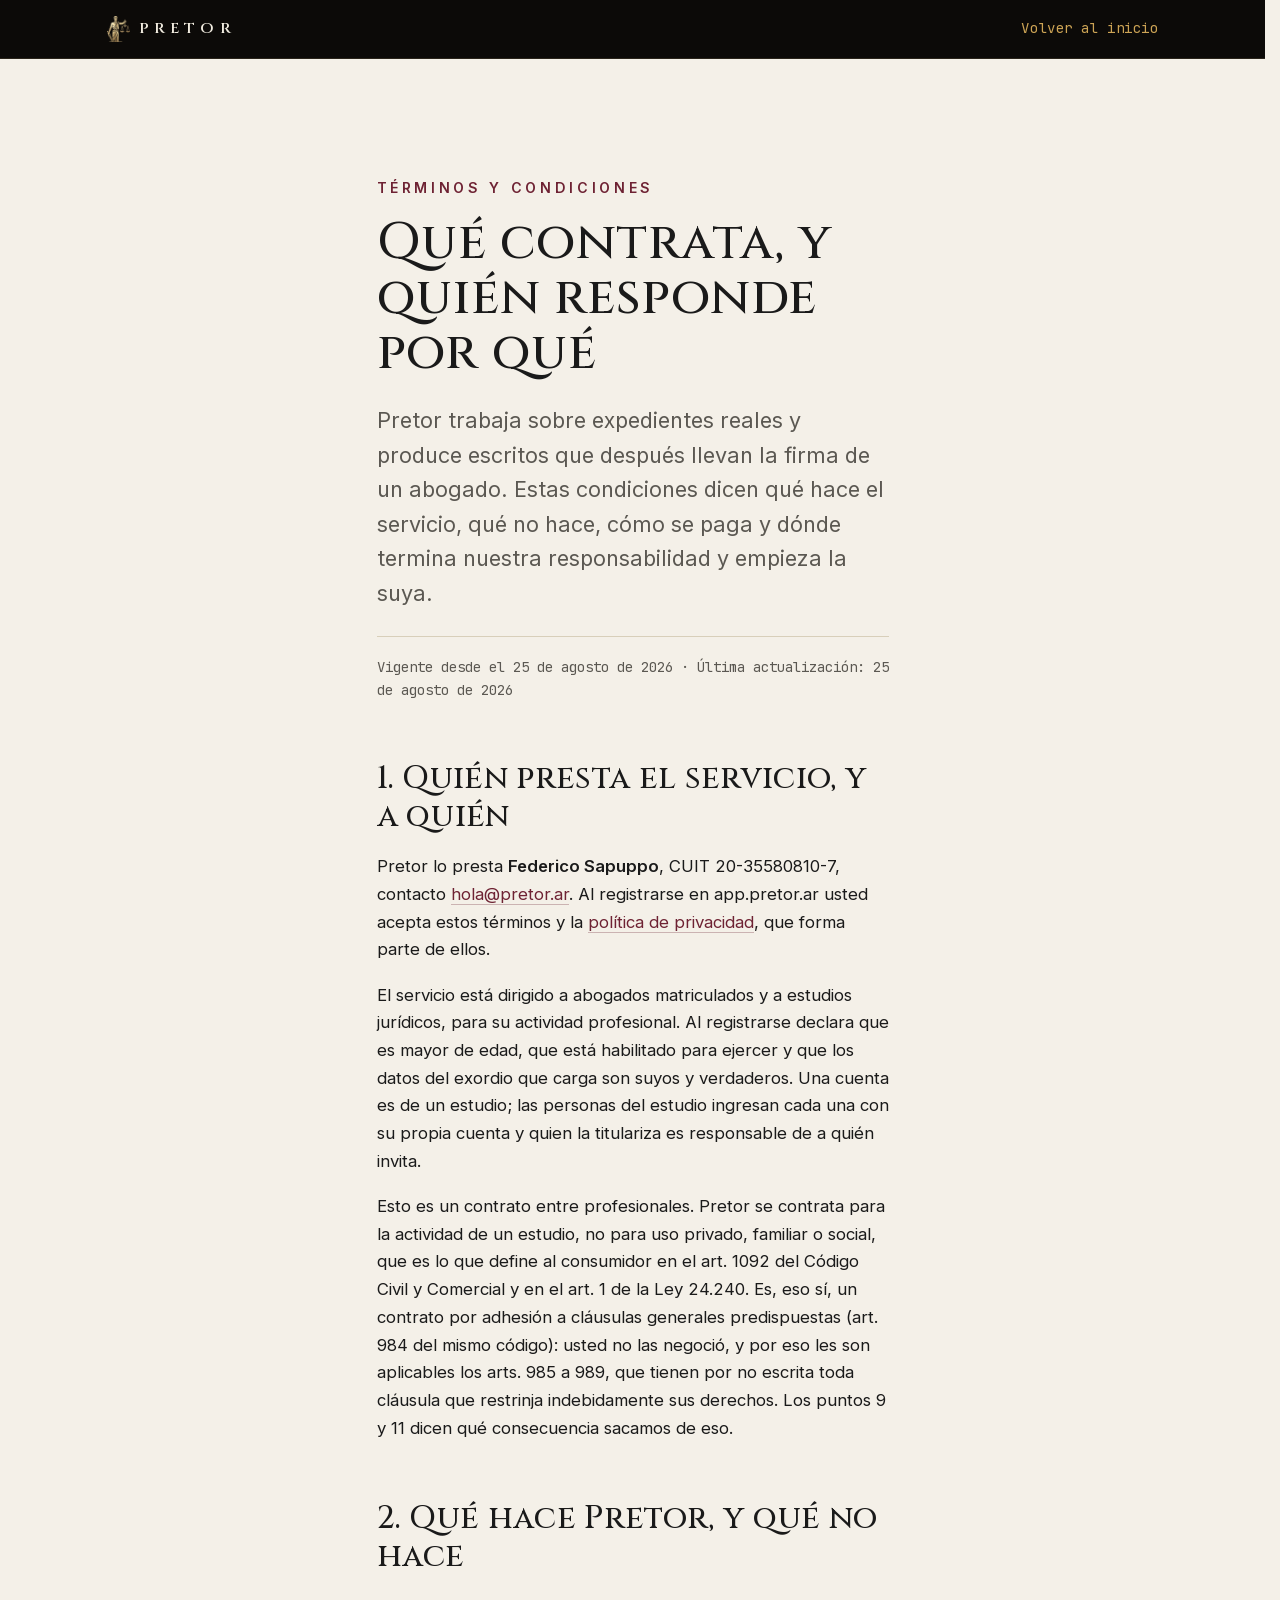
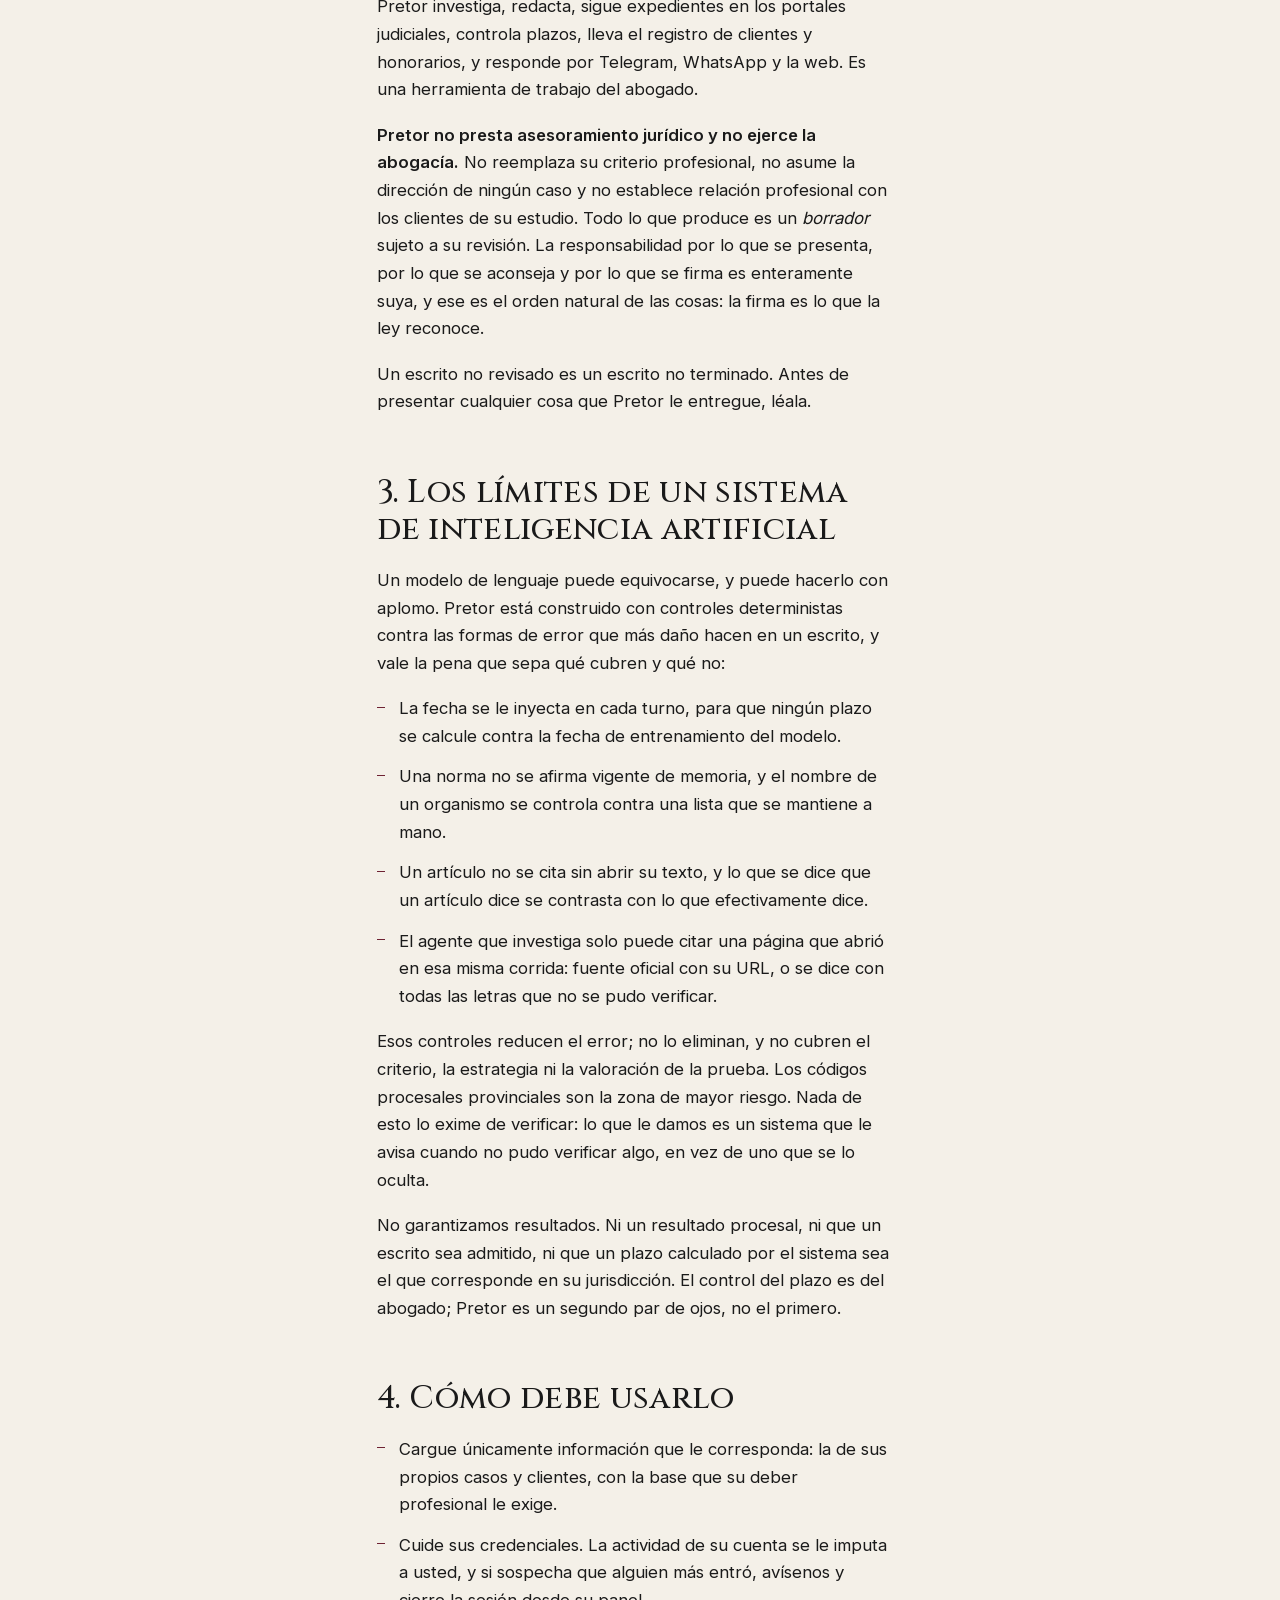
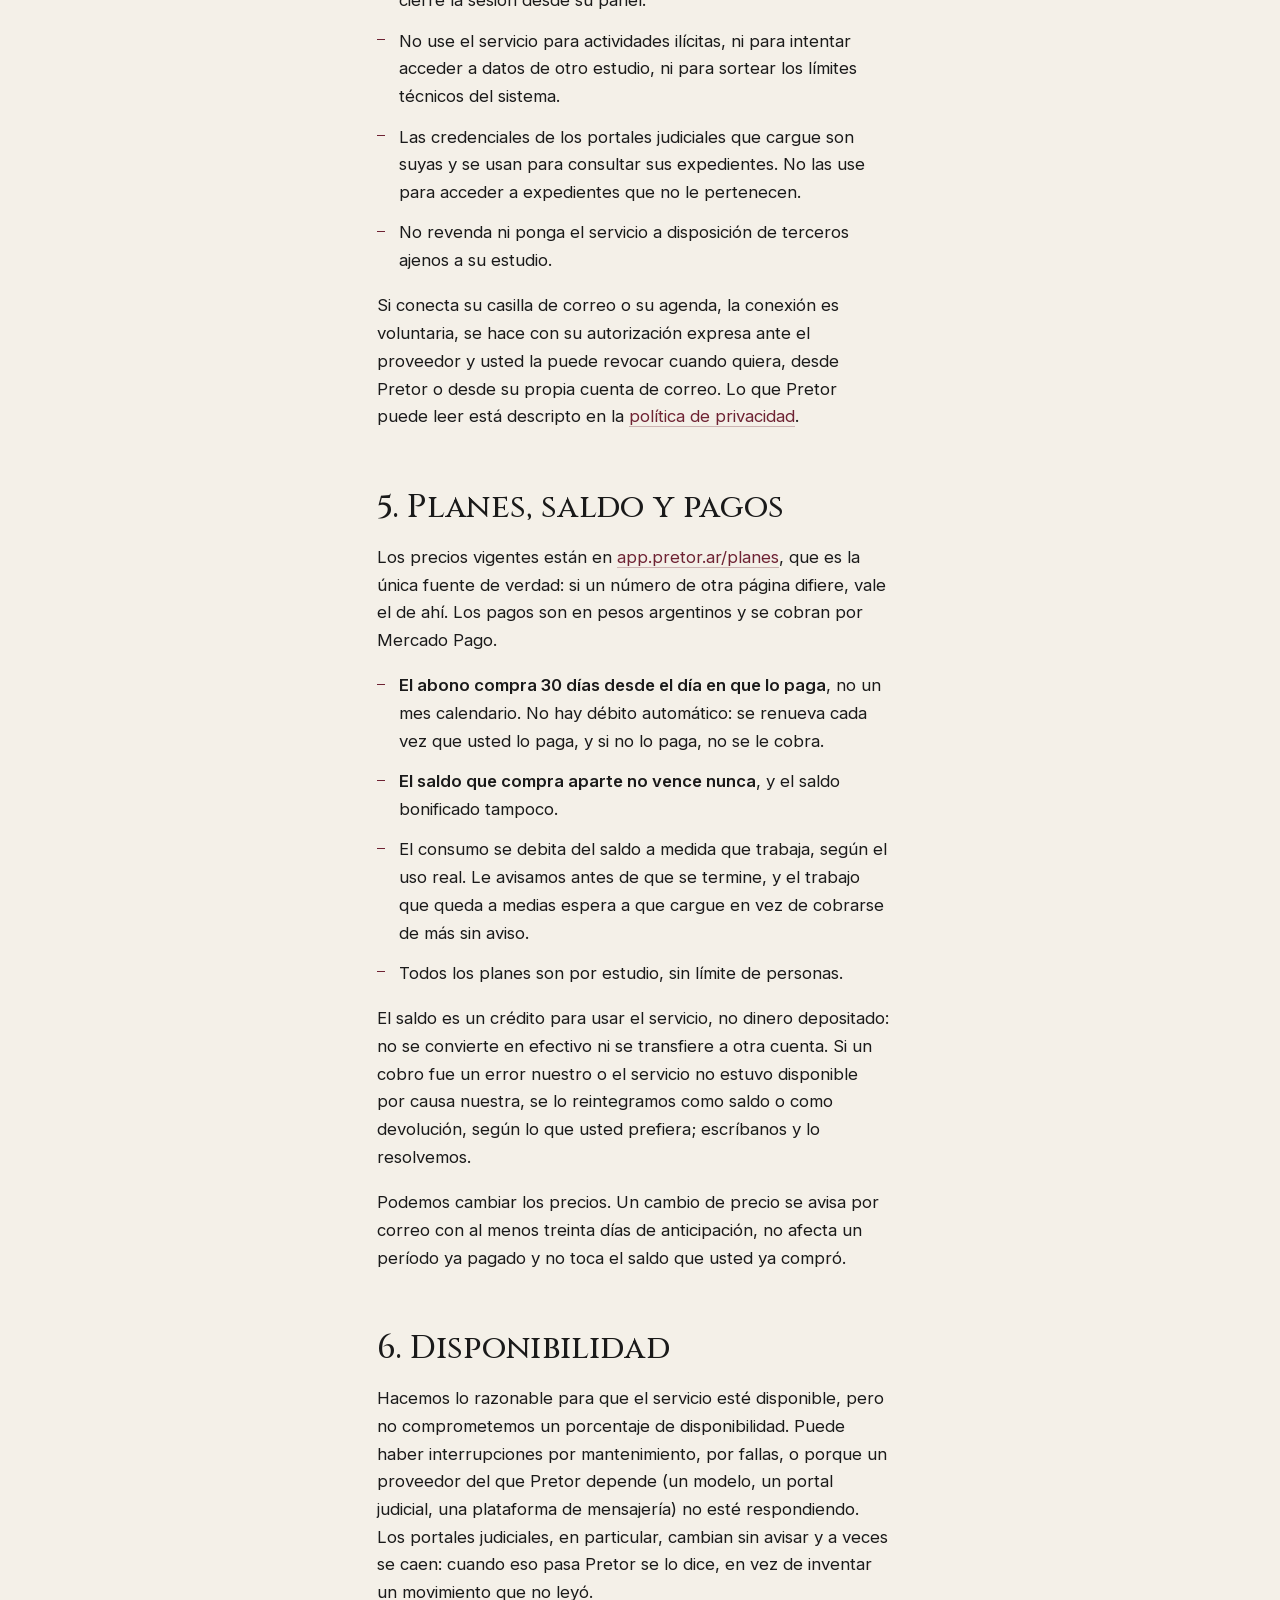
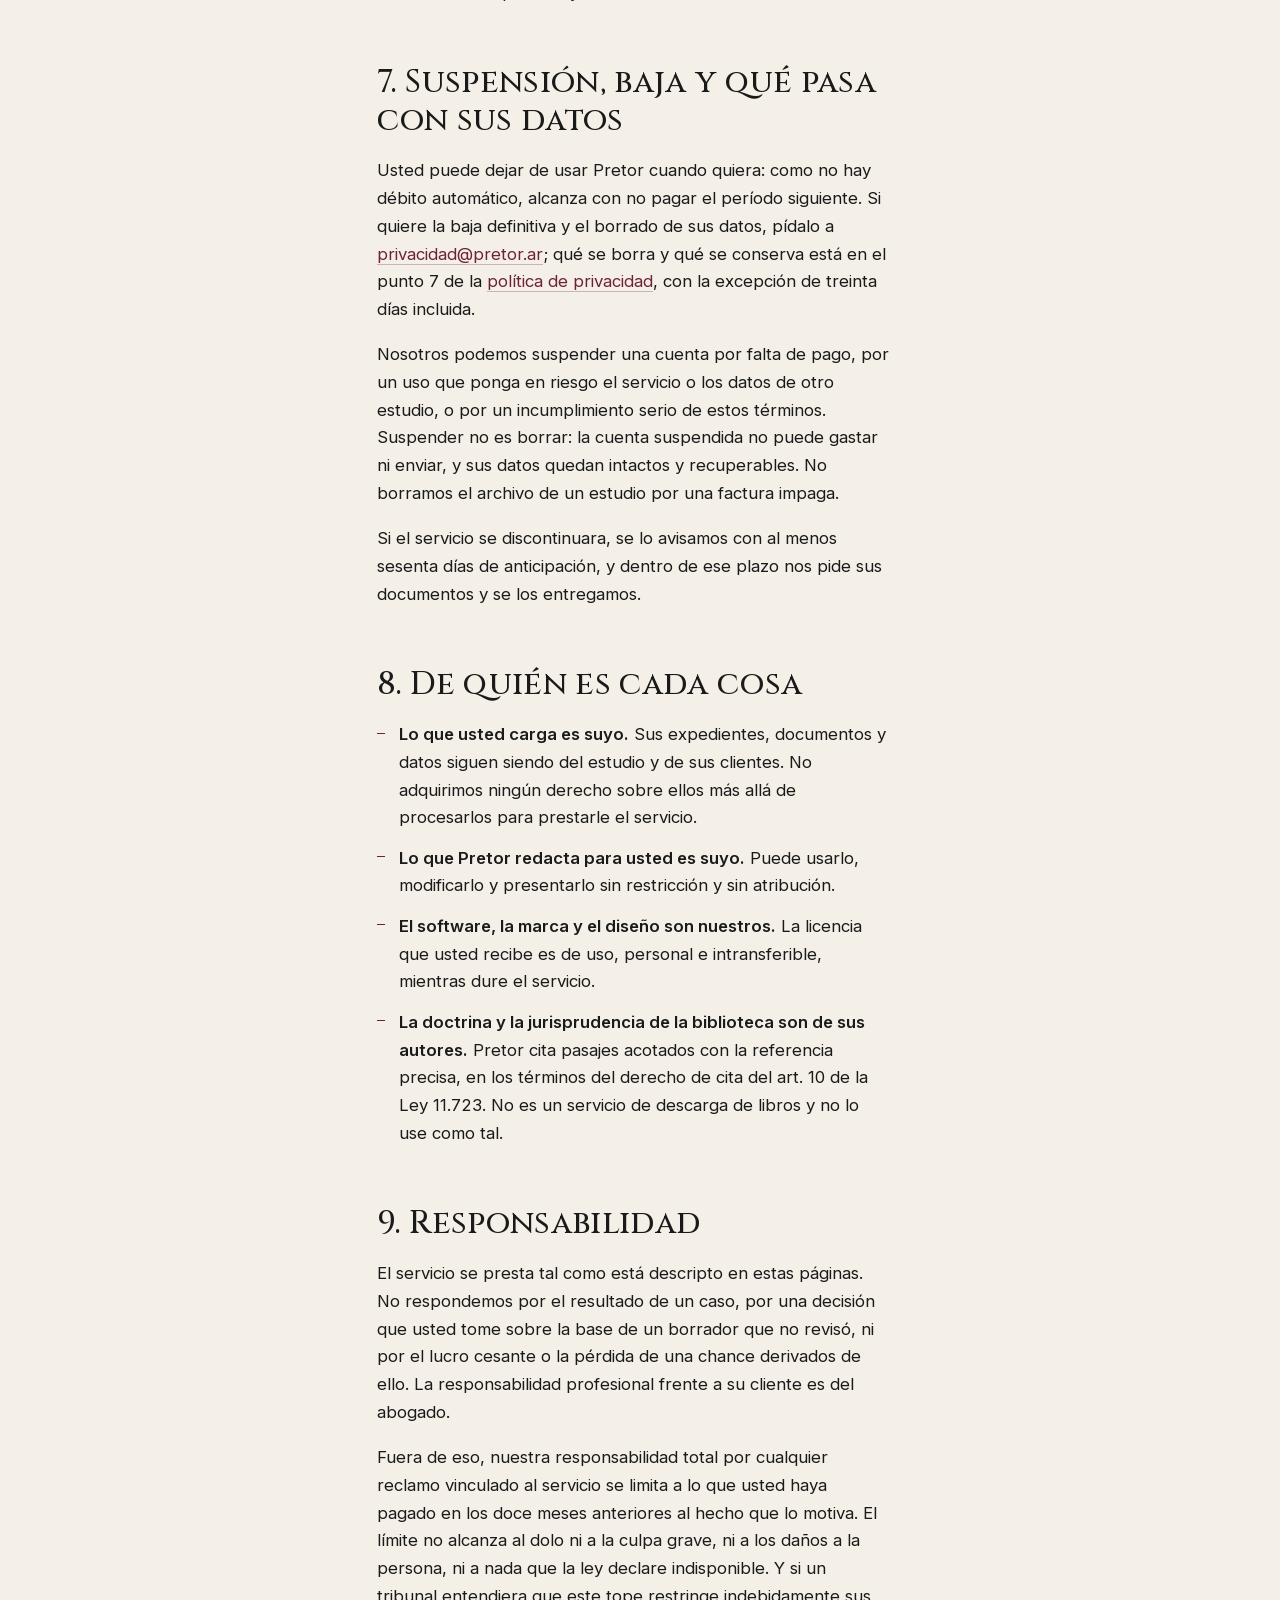
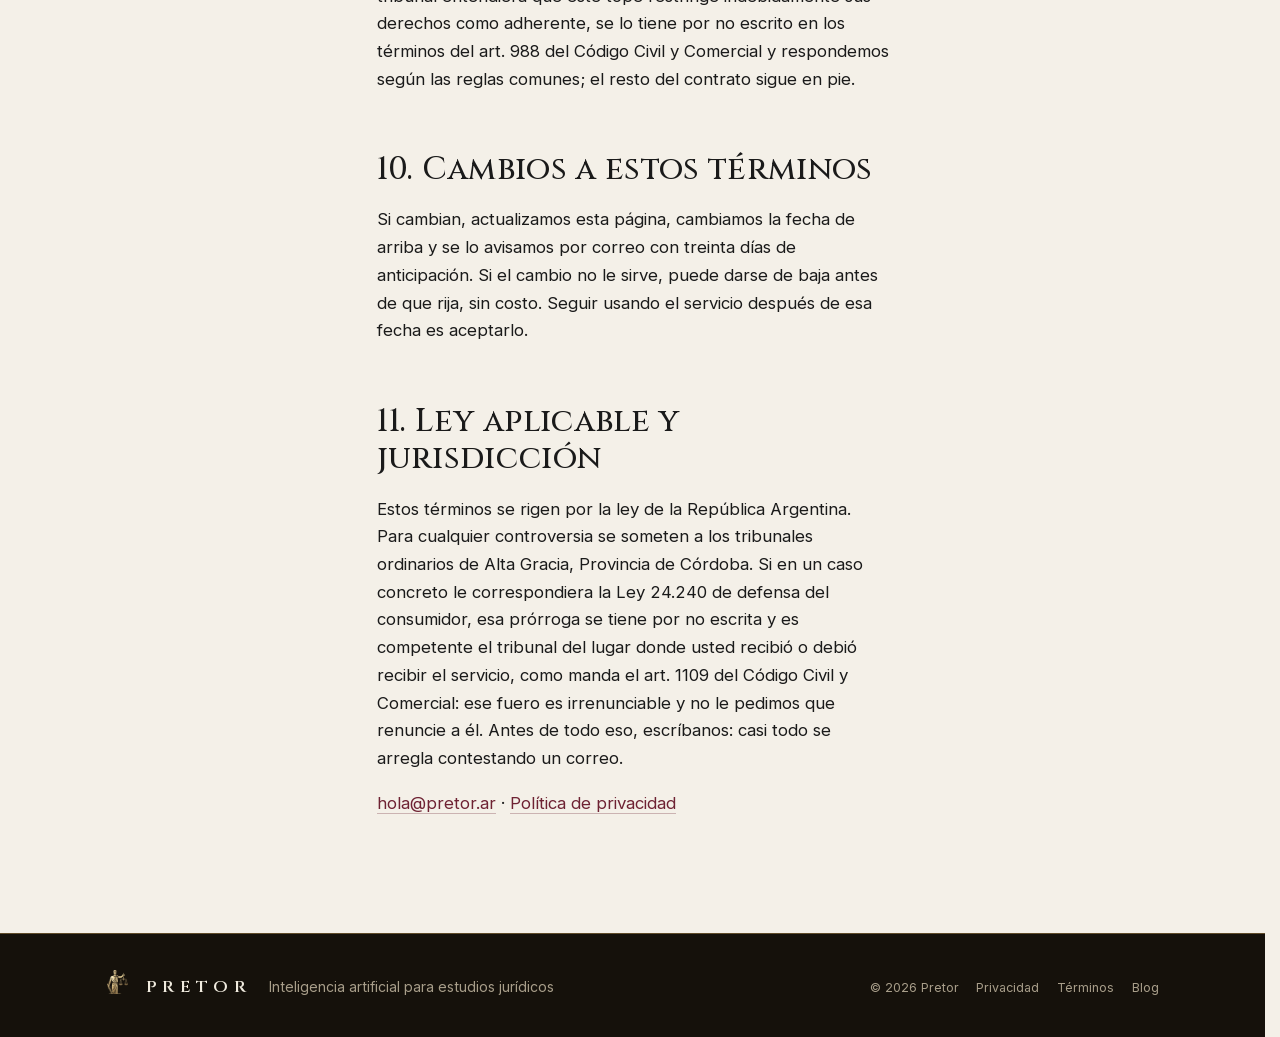
<file: terminos/index.html>
<!doctype html>
<html lang="es-AR">
  <head>
    <meta charset="utf-8" />
    <meta name="viewport" content="width=device-width, initial-scale=1" />
    <link rel="icon" href="/favicon.png?v=4" type="image/png" />
    <title>Términos y condiciones — Pretor</title>
    <meta
      name="description"
      content="Qué contrata cuando contrata Pretor: qué hace y qué no hace, cómo se paga, qué pasa con lo que redacta y quién responde por qué."
    />
    <meta name="theme-color" content="#0b0b0e" />
    <link rel="canonical" href="https://pretor.ar/terminos/" />
    <meta name="robots" content="index, follow" />
    <meta property="og:type" content="article" />
    <meta property="og:title" content="Términos y condiciones — Pretor" />
    <meta property="og:site_name" content="Pretor" />
    <meta property="og:locale" content="es_AR" />
    <meta property="og:url" content="https://pretor.ar/terminos/" />
    <link
      rel="preload"
      href="/_astro/fonts/cinzel-latin.woff2"
      as="font"
      type="font/woff2"
      crossorigin
    />
    <link
      rel="preload"
      href="/_astro/fonts/inter-latin.woff2"
      as="font"
      type="font/woff2"
      crossorigin
    />
    <link rel="stylesheet" href="/_astro/fonts.css" />
    <link rel="stylesheet" href="/_astro/pretor.css" />
  </head>
  <body>
    <a class="skip-link" href="#contenido" data-astro-cid-5hce7sga>Saltar al contenido</a>
    <header class="legal-nav">
      <div class="wrap legal-nav__inner">
        <a class="brand" href="/" aria-label="Pretor, inicio" data-astro-cid-dmqpwcec>
          <img
            class="brand__mark"
            src="/_astro/justitia.png"
            alt=""
            width="400"
            height="442"
            decoding="async"
          />
          <span class="brand__word" data-astro-cid-dmqpwcec>PRETOR</span>
        </a>
        <a class="legal-nav__back" href="/">Volver al inicio</a>
      </div>
    </header>

    <main id="contenido" class="section section--stone legal">
      <div class="wrap legal__inner">
        <p class="eyebrow">Términos y condiciones</p>
        <h1 class="display">Qué contrata, y quién responde por qué</h1>
        <p class="lead">
          Pretor trabaja sobre expedientes reales y produce escritos que después llevan la firma de
          un abogado. Estas condiciones dicen qué hace el servicio, qué no hace, cómo se paga y
          dónde termina nuestra responsabilidad y empieza la suya.
        </p>
        <p class="legal__stamp">
          Vigente desde el 25 de agosto de 2026 · Última actualización: 25 de agosto de 2026
        </p>

        <section class="legal__block" aria-labelledby="quien">
          <h2 id="quien">1. Quién presta el servicio, y a quién</h2>
          <p>
            Pretor lo presta <strong>Federico Sapuppo</strong>, CUIT 20-35580810-7, contacto
            <a href="mailto:hola@pretor.ar">hola@pretor.ar</a>. Al registrarse en app.pretor.ar
            usted acepta estos términos y la
            <a href="/privacidad/">política de privacidad</a>, que forma parte de ellos.
          </p>
          <p>
            El servicio está dirigido a abogados matriculados y a estudios jurídicos, para su
            actividad profesional. Al registrarse declara que es mayor de edad, que está habilitado
            para ejercer y que los datos del exordio que carga son suyos y verdaderos. Una cuenta es
            de un estudio; las personas del estudio ingresan cada una con su propia cuenta y quien
            la titulariza es responsable de a quién invita.
          </p>
          <p>
            Esto es un contrato entre profesionales. Pretor se contrata para la actividad de un
            estudio, no para uso privado, familiar o social, que es lo que define al consumidor en
            el art. 1092 del Código Civil y Comercial y en el art. 1 de la Ley 24.240. Es, eso sí,
            un contrato por adhesión a cláusulas generales predispuestas (art. 984 del mismo
            código): usted no las negoció, y por eso les son aplicables los arts. 985 a 989, que
            tienen por no escrita toda cláusula que restrinja indebidamente sus derechos. Los
            puntos 9 y 11 dicen qué consecuencia sacamos de eso.
          </p>
        </section>

        <section class="legal__block" aria-labelledby="que-hace">
          <h2 id="que-hace">2. Qué hace Pretor, y qué no hace</h2>
          <p>
            Pretor investiga, redacta, sigue expedientes en los portales judiciales, controla
            plazos, lleva el registro de clientes y honorarios, y responde por Telegram, WhatsApp y
            la web. Es una herramienta de trabajo del abogado.
          </p>
          <p>
            <strong>Pretor no presta asesoramiento jurídico y no ejerce la abogacía.</strong> No
            reemplaza su criterio profesional, no asume la dirección de ningún caso y no establece
            relación profesional con los clientes de su estudio. Todo lo que produce es un
            <em>borrador</em> sujeto a su revisión. La responsabilidad por lo que se presenta, por
            lo que se aconseja y por lo que se firma es enteramente suya, y ese es el orden natural
            de las cosas: la firma es lo que la ley reconoce.
          </p>
          <p>
            Un escrito no revisado es un escrito no terminado. Antes de presentar cualquier cosa que
            Pretor le entregue, léala.
          </p>
        </section>

        <section class="legal__block" aria-labelledby="limites">
          <h2 id="limites">3. Los límites de un sistema de inteligencia artificial</h2>
          <p>
            Un modelo de lenguaje puede equivocarse, y puede hacerlo con aplomo. Pretor está
            construido con controles deterministas contra las formas de error que más daño hacen
            en un escrito, y vale la pena que sepa qué cubren y qué no:
          </p>
          <ul class="legal__list">
            <li>La fecha se le inyecta en cada turno, para que ningún plazo se calcule contra la fecha de entrenamiento del modelo.</li>
            <li>Una norma no se afirma vigente de memoria, y el nombre de un organismo se controla contra una lista que se mantiene a mano.</li>
            <li>Un artículo no se cita sin abrir su texto, y lo que se dice que un artículo dice se contrasta con lo que efectivamente dice.</li>
            <li>El agente que investiga solo puede citar una página que abrió en esa misma corrida: fuente oficial con su URL, o se dice con todas las letras que no se pudo verificar.</li>
          </ul>
          <p>
            Esos controles reducen el error; no lo eliminan, y no cubren el criterio, la estrategia
            ni la valoración de la prueba. Los códigos procesales provinciales son la zona de mayor
            riesgo. Nada de esto lo exime de verificar: lo que le damos es un sistema que le avisa
            cuando no pudo verificar algo, en vez de uno que se lo oculta.
          </p>
          <p>
            No garantizamos resultados. Ni un resultado procesal, ni que un escrito sea admitido,
            ni que un plazo calculado por el sistema sea el que corresponde en su jurisdicción.
            El control del plazo es del abogado; Pretor es un segundo par de ojos, no el primero.
          </p>
        </section>

        <section class="legal__block" aria-labelledby="uso">
          <h2 id="uso">4. Cómo debe usarlo</h2>
          <ul class="legal__list">
            <li>Cargue únicamente información que le corresponda: la de sus propios casos y clientes, con la base que su deber profesional le exige.</li>
            <li>Cuide sus credenciales. La actividad de su cuenta se le imputa a usted, y si sospecha que alguien más entró, avísenos y cierre la sesión desde su panel.</li>
            <li>No use el servicio para actividades ilícitas, ni para intentar acceder a datos de otro estudio, ni para sortear los límites técnicos del sistema.</li>
            <li>Las credenciales de los portales judiciales que cargue son suyas y se usan para consultar sus expedientes. No las use para acceder a expedientes que no le pertenecen.</li>
            <li>No revenda ni ponga el servicio a disposición de terceros ajenos a su estudio.</li>
          </ul>
          <p>
            Si conecta su casilla de correo o su agenda, la conexión es voluntaria, se hace con su
            autorización expresa ante el proveedor y usted la puede revocar cuando quiera, desde
            Pretor o desde su propia cuenta de correo. Lo que Pretor puede leer está descripto en la
            <a href="/privacidad/">política de privacidad</a>.
          </p>
        </section>

        <section class="legal__block" aria-labelledby="precios">
          <h2 id="precios">5. Planes, saldo y pagos</h2>
          <p>
            Los precios vigentes están en
            <a href="https://app.pretor.ar/planes">app.pretor.ar/planes</a>, que es la única fuente
            de verdad: si un número de otra página difiere, vale el de ahí. Los pagos son en pesos
            argentinos y se cobran por Mercado Pago.
          </p>
          <ul class="legal__list">
            <li>
              <strong>El abono compra 30 días desde el día en que lo paga</strong>, no un mes
              calendario. No hay débito automático: se renueva cada vez que usted lo paga, y si no
              lo paga, no se le cobra.
            </li>
            <li>
              <strong>El saldo que compra aparte no vence nunca</strong>, y el saldo bonificado
              tampoco.
            </li>
            <li>
              El consumo se debita del saldo a medida que trabaja, según el uso real. Le avisamos
              antes de que se termine, y el trabajo que queda a medias espera a que cargue en vez
              de cobrarse de más sin aviso.
            </li>
            <li>
              Todos los planes son por estudio, sin límite de personas.
            </li>
          </ul>
          <p>
            El saldo es un crédito para usar el servicio, no dinero depositado: no se convierte en
            efectivo ni se transfiere a otra cuenta. Si un cobro fue un error nuestro o el servicio
            no estuvo disponible por causa nuestra, se lo reintegramos como saldo o como devolución,
            según lo que usted prefiera; escríbanos y lo resolvemos.
          </p>
          <p>
            Podemos cambiar los precios. Un cambio de precio se avisa por correo con al menos treinta
            días de anticipación, no afecta un período ya pagado y no toca el saldo que usted ya
            compró.
          </p>
        </section>

        <section class="legal__block" aria-labelledby="disponibilidad">
          <h2 id="disponibilidad">6. Disponibilidad</h2>
          <p>
            Hacemos lo razonable para que el servicio esté disponible, pero no comprometemos un
            porcentaje de disponibilidad. Puede haber interrupciones por mantenimiento, por fallas,
            o porque un proveedor del que Pretor depende (un modelo, un portal judicial, una
            plataforma de mensajería) no esté respondiendo. Los portales judiciales, en particular,
            cambian sin avisar y a veces se caen: cuando eso pasa Pretor se lo dice, en vez de
            inventar un movimiento que no leyó.
          </p>
        </section>

        <section class="legal__block" aria-labelledby="baja">
          <h2 id="baja">7. Suspensión, baja y qué pasa con sus datos</h2>
          <p>
            Usted puede dejar de usar Pretor cuando quiera: como no hay débito automático, alcanza
            con no pagar el período siguiente. Si quiere la baja definitiva y el borrado de sus
            datos, pídalo a
            <a href="mailto:privacidad@pretor.ar">privacidad@pretor.ar</a>; qué se borra y qué se
            conserva está en el punto 7 de la
            <a href="/privacidad/#conservacion">política de privacidad</a>, con la excepción de
            treinta días incluida.
          </p>
          <p>
            Nosotros podemos suspender una cuenta por falta de pago, por un uso que ponga en riesgo
            el servicio o los datos de otro estudio, o por un incumplimiento serio de estos
            términos. Suspender no es borrar: la cuenta suspendida no puede gastar ni enviar, y sus
            datos quedan intactos y recuperables. No borramos el archivo de un estudio por una
            factura impaga.
          </p>
          <p>
            Si el servicio se discontinuara, se lo avisamos con al menos sesenta días de
            anticipación, y dentro de ese plazo nos pide sus documentos y se los entregamos.
          </p>
        </section>

        <section class="legal__block" aria-labelledby="propiedad">
          <h2 id="propiedad">8. De quién es cada cosa</h2>
          <ul class="legal__list">
            <li>
              <strong>Lo que usted carga es suyo.</strong> Sus expedientes, documentos y datos
              siguen siendo del estudio y de sus clientes. No adquirimos ningún derecho sobre ellos
              más allá de procesarlos para prestarle el servicio.
            </li>
            <li>
              <strong>Lo que Pretor redacta para usted es suyo.</strong> Puede usarlo, modificarlo y
              presentarlo sin restricción y sin atribución.
            </li>
            <li>
              <strong>El software, la marca y el diseño son nuestros.</strong> La licencia que usted
              recibe es de uso, personal e intransferible, mientras dure el servicio.
            </li>
            <li>
              <strong>La doctrina y la jurisprudencia de la biblioteca son de sus autores.</strong>
              Pretor cita pasajes acotados con la referencia precisa, en los términos del derecho de
              cita del art. 10 de la Ley 11.723. No es un servicio de descarga de libros y no lo
              use como tal.
            </li>
          </ul>
        </section>

        <section class="legal__block" aria-labelledby="responsabilidad">
          <h2 id="responsabilidad">9. Responsabilidad</h2>
          <p>
            El servicio se presta tal como está descripto en estas páginas. No respondemos por el
            resultado de un caso, por una decisión que usted tome sobre la base de un borrador que
            no revisó, ni por el lucro cesante o la pérdida de una chance derivados de ello. La
            responsabilidad profesional frente a su cliente es del abogado.
          </p>
          <p>
            Fuera de eso, nuestra responsabilidad total por cualquier reclamo vinculado al servicio
            se limita a lo que usted haya pagado en los doce meses anteriores al hecho que lo
            motiva. El límite no alcanza al dolo ni a la culpa grave, ni a los daños a la persona,
            ni a nada que la ley declare indisponible. Y si un tribunal entendiera que este tope
            restringe indebidamente sus derechos como adherente, se lo tiene por no escrito en los
            términos del art. 988 del Código Civil y Comercial y respondemos según las reglas
            comunes; el resto del contrato sigue en pie.
          </p>
        </section>

        <section class="legal__block" aria-labelledby="cambios">
          <h2 id="cambios">10. Cambios a estos términos</h2>
          <p>
            Si cambian, actualizamos esta página, cambiamos la fecha de arriba y se lo avisamos por
            correo con treinta días de anticipación. Si el cambio no le sirve, puede darse de baja
            antes de que rija, sin costo. Seguir usando el servicio después de esa fecha es
            aceptarlo.
          </p>
        </section>

        <section class="legal__block" aria-labelledby="ley">
          <h2 id="ley">11. Ley aplicable y jurisdicción</h2>
          <p>
            Estos términos se rigen por la ley de la República Argentina. Para cualquier
            controversia se someten a los tribunales ordinarios de Alta Gracia, Provincia de
            Córdoba. Si en un caso concreto le correspondiera la Ley 24.240 de defensa del
            consumidor, esa prórroga se tiene por no escrita y es competente el tribunal del lugar
            donde usted recibió o debió recibir el servicio, como manda el art. 1109 del Código
            Civil y Comercial: ese fuero es irrenunciable y no le pedimos que renuncie a él. Antes
            de todo eso, escríbanos: casi todo se arregla contestando un correo.
          </p>
          <p>
            <a href="mailto:hola@pretor.ar">hola@pretor.ar</a> ·
            <a href="/privacidad/">Política de privacidad</a>
          </p>
        </section>
      </div>
    </main>

    <footer class="footer section--dark" data-astro-cid-sz7xmlte>
      <div class="wrap footer__inner" data-astro-cid-sz7xmlte>
        <div class="footer__brand" data-astro-cid-sz7xmlte>
          <img
            class="footer__mark"
            src="/_astro/justitia.png"
            alt=""
            width="400"
            height="442"
            loading="lazy"
            decoding="async"
          />
          <span class="footer__word" data-astro-cid-sz7xmlte>PRETOR</span>
          <span class="footer__tag" data-astro-cid-sz7xmlte>Inteligencia artificial para estudios jurídicos</span>
        </div>
        <div class="footer__base" data-astro-cid-sz7xmlte>
          <span>© 2026 Pretor</span>
          <span class="footer__legal">
            <a href="/privacidad/">Privacidad</a>
            <a href="/terminos/">Términos</a>
            <a href="/blog/">Blog</a>
          </span>
        </div>
      </div>
    </footer>
  </body>
</html>
</file>
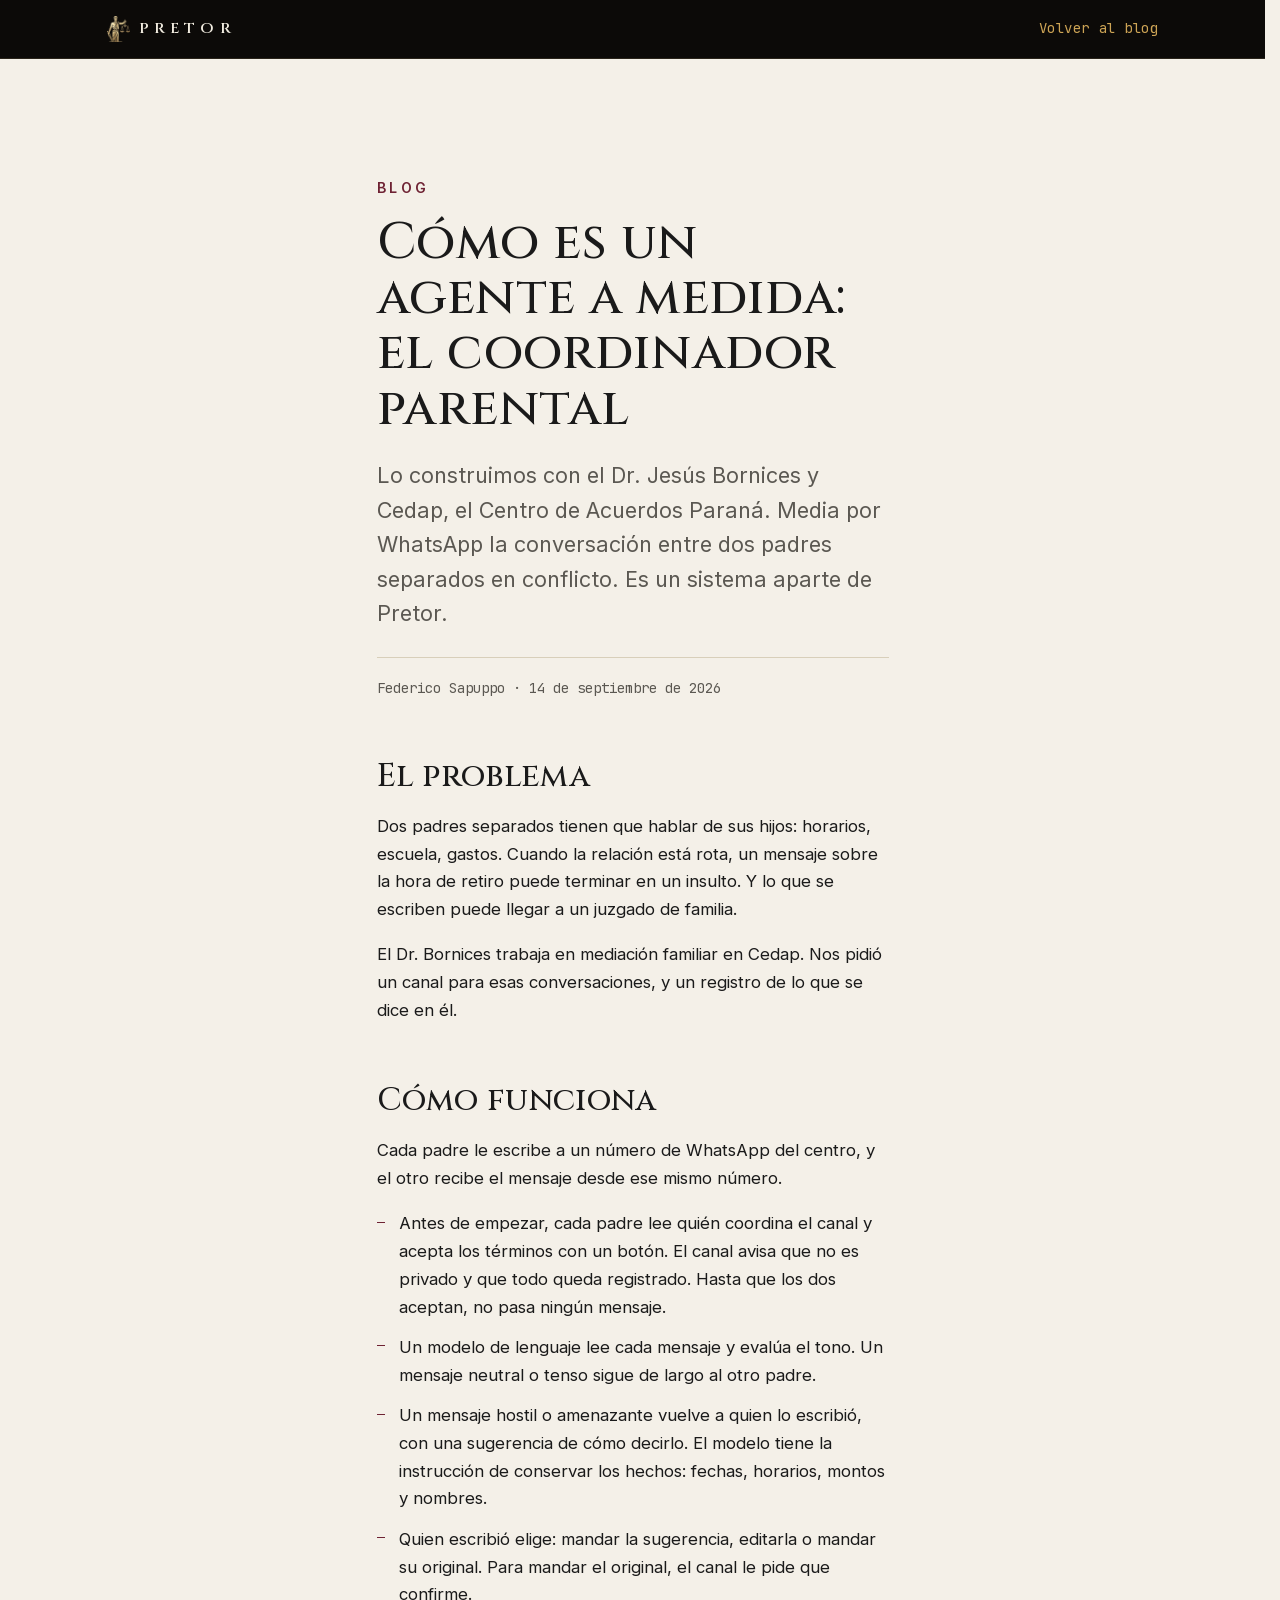
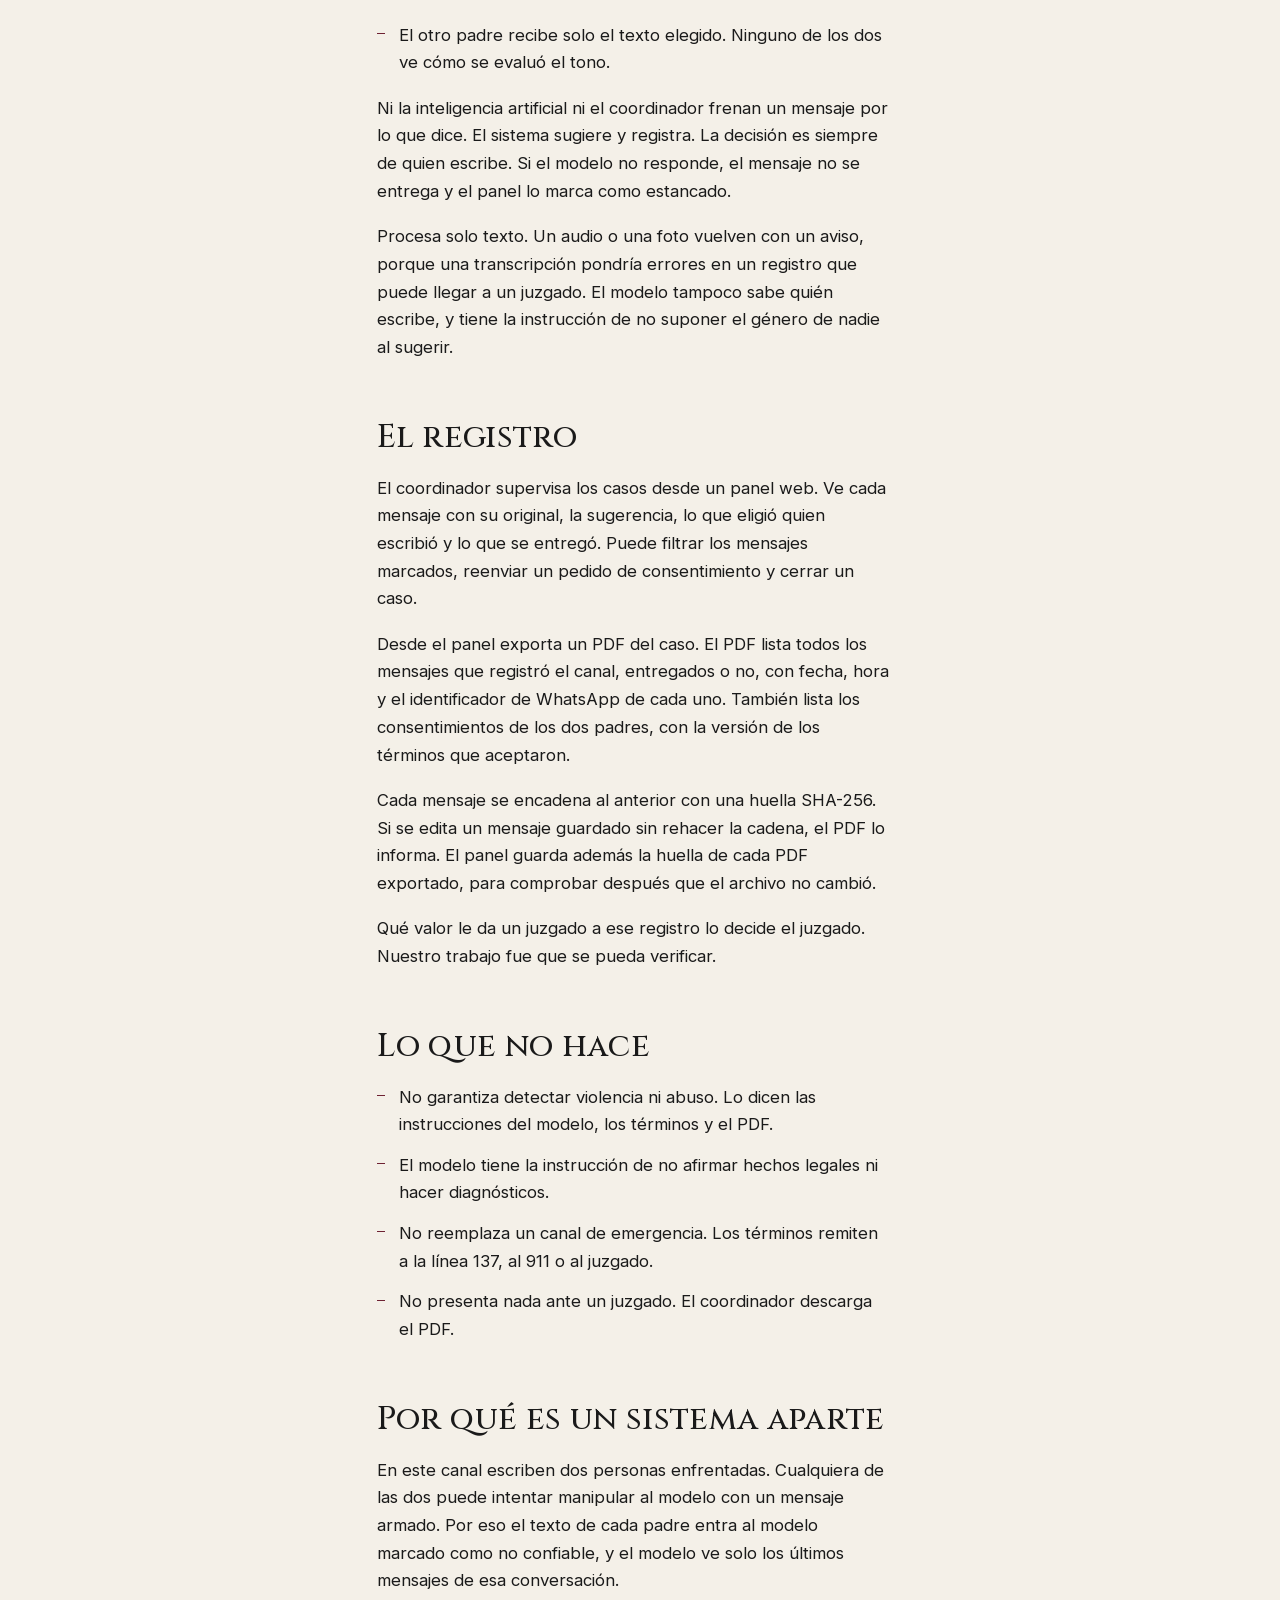
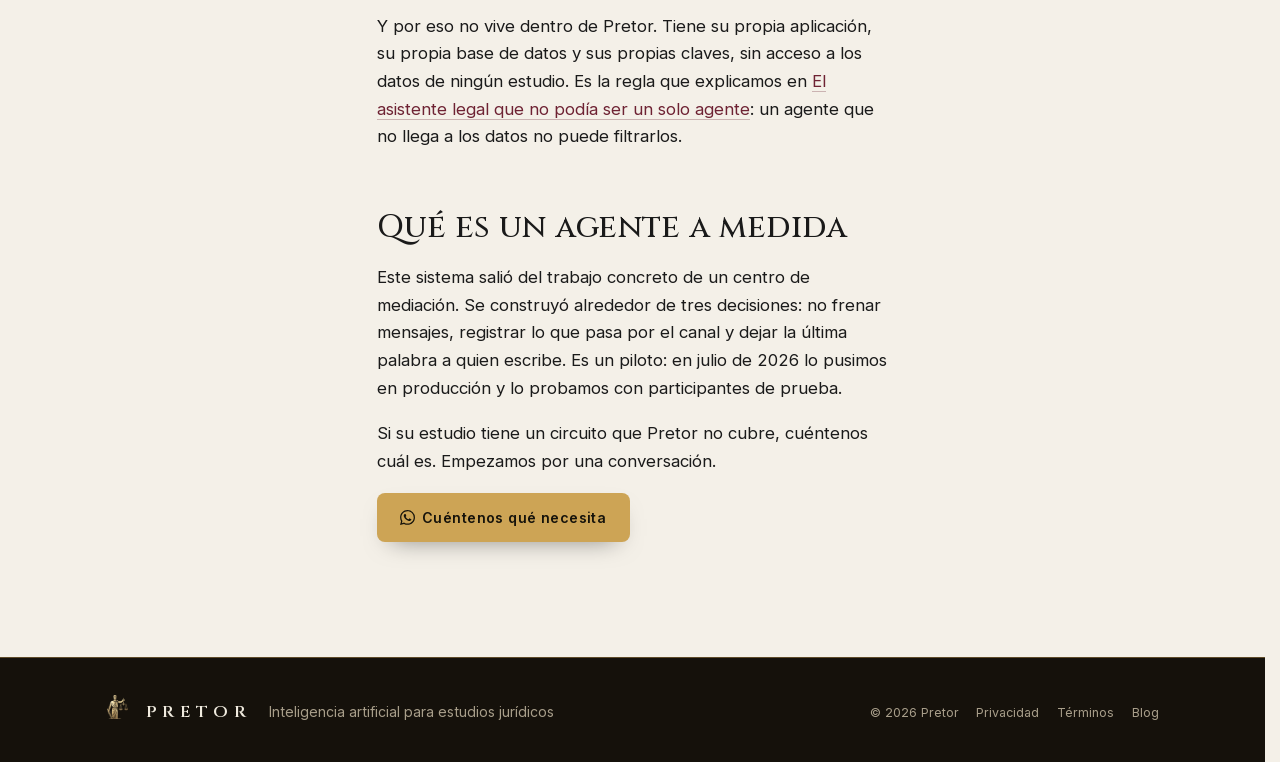
<file: blog/coordinador-parental/index.html>
<!doctype html>
<html lang="es-AR">
  <head>
    <meta charset="utf-8" />
    <meta name="viewport" content="width=device-width, initial-scale=1" />
    <link rel="icon" href="/favicon.png?v=4" type="image/png" />
    <title>Cómo es un agente a medida: el coordinador parental · Pretor</title>
    <meta
      name="description"
      content="Un canal de WhatsApp entre dos padres separados, construido con el Dr. Jesús Bornices y Cedap. Sugiere, registra y deja la última palabra a quien escribe."
    />
    <meta name="theme-color" content="#0b0b0e" />
    <link rel="canonical" href="https://pretor.ar/blog/coordinador-parental/" />
    <meta property="og:type" content="article" />
    <meta property="og:title" content="Cómo es un agente a medida: el coordinador parental" />
    <meta
      property="og:description"
      content="Un canal de WhatsApp entre dos padres separados, construido con el Dr. Jesús Bornices y Cedap. Sugiere, registra y deja la última palabra a quien escribe."
    />
    <meta property="og:site_name" content="Pretor" />
    <meta property="og:locale" content="es_AR" />
    <meta property="og:url" content="https://pretor.ar/blog/coordinador-parental/" />
    <meta property="og:image" content="https://pretor.ar/og.jpg?v=3" />
    <meta name="twitter:card" content="summary_large_image" />
    <link
      rel="preload"
      href="/_astro/fonts/cinzel-latin.woff2"
      as="font"
      type="font/woff2"
      crossorigin
    />
    <link
      rel="preload"
      href="/_astro/fonts/inter-latin.woff2"
      as="font"
      type="font/woff2"
      crossorigin
    />
    <link rel="stylesheet" href="/_astro/fonts.css" />
    <link rel="stylesheet" href="/_astro/pretor.css" />
  </head>
  <body>
    <a class="skip-link" href="#contenido" data-astro-cid-5hce7sga>Saltar al contenido</a>
    <header class="legal-nav">
      <div class="wrap legal-nav__inner">
        <a class="brand" href="/" aria-label="Pretor, inicio" data-astro-cid-dmqpwcec>
          <img
            class="brand__mark"
            src="/_astro/justitia.png"
            alt=""
            width="400"
            height="442"
            decoding="async"
          />
          <span class="brand__word" data-astro-cid-dmqpwcec>PRETOR</span>
        </a>
        <a class="legal-nav__back" href="/blog/">Volver al blog</a>
      </div>
    </header>

    <main id="contenido" class="section section--stone legal">
      <article class="wrap legal__inner">
        <p class="eyebrow">Blog</p>
        <h1 class="display">Cómo es un agente a medida: el coordinador parental</h1>
        <p class="lead">
          Lo construimos con el Dr. Jesús Bornices y Cedap, el Centro de Acuerdos Paraná. Media por
          WhatsApp la conversación entre dos padres separados en conflicto. Es un sistema aparte de
          Pretor.
        </p>
        <p class="legal__stamp">
          Federico Sapuppo · <time datetime="2026-09-14">14 de septiembre de 2026</time>
        </p>

        <section class="legal__block" aria-labelledby="problema">
          <h2 id="problema">El problema</h2>
          <p>
            Dos padres separados tienen que hablar de sus hijos: horarios, escuela, gastos. Cuando la
            relación está rota, un mensaje sobre la hora de retiro puede terminar en un insulto. Y lo
            que se escriben puede llegar a un juzgado de familia.
          </p>
          <p>
            El Dr. Bornices trabaja en mediación familiar en Cedap. Nos pidió un canal para esas
            conversaciones, y un registro de lo que se dice en él.
          </p>
        </section>

        <section class="legal__block" aria-labelledby="funciona">
          <h2 id="funciona">Cómo funciona</h2>
          <p>
            Cada padre le escribe a un número de WhatsApp del centro, y el otro recibe el mensaje
            desde ese mismo número.
          </p>
          <ol class="legal__list">
            <li>
              Antes de empezar, cada padre lee quién coordina el canal y acepta los términos con un
              botón. El canal avisa que no es privado y que todo queda registrado. Hasta que los dos
              aceptan, no pasa ningún mensaje.
            </li>
            <li>
              Un modelo de lenguaje lee cada mensaje y evalúa el tono. Un mensaje neutral o tenso
              sigue de largo al otro padre.
            </li>
            <li>
              Un mensaje hostil o amenazante vuelve a quien lo escribió, con una sugerencia de cómo
              decirlo. El modelo tiene la instrucción de conservar los hechos: fechas, horarios,
              montos y nombres.
            </li>
            <li>
              Quien escribió elige: mandar la sugerencia, editarla o mandar su original. Para mandar
              el original, el canal le pide que confirme.
            </li>
            <li>
              El otro padre recibe solo el texto elegido. Ninguno de los dos ve cómo se evaluó el
              tono.
            </li>
          </ol>
          <p>
            Ni la inteligencia artificial ni el coordinador frenan un mensaje por lo que dice. El
            sistema sugiere y registra. La decisión es siempre de quien escribe. Si el modelo no
            responde, el mensaje no se entrega y el panel lo marca como estancado.
          </p>
          <p>
            Procesa solo texto. Un audio o una foto vuelven con un aviso, porque una transcripción
            pondría errores en un registro que puede llegar a un juzgado. El modelo tampoco sabe
            quién escribe, y tiene la instrucción de no suponer el género de nadie al sugerir.
          </p>
        </section>

        <section class="legal__block" aria-labelledby="registro">
          <h2 id="registro">El registro</h2>
          <p>
            El coordinador supervisa los casos desde un panel web. Ve cada mensaje con su original,
            la sugerencia, lo que eligió quien escribió y lo que se entregó. Puede filtrar los
            mensajes marcados, reenviar un pedido de consentimiento y cerrar un caso.
          </p>
          <p>
            Desde el panel exporta un PDF del caso. El PDF lista todos los mensajes que registró el
            canal, entregados o no, con fecha, hora y el identificador de WhatsApp de cada uno. También
            lista los consentimientos de los dos padres, con la versión de los términos que
            aceptaron.
          </p>
          <p>
            Cada mensaje se encadena al anterior con una huella SHA-256. Si se edita un mensaje
            guardado sin rehacer la cadena, el PDF lo informa. El panel guarda además la huella de
            cada PDF exportado, para comprobar después que el archivo no cambió.
          </p>
          <p>
            Qué valor le da un juzgado a ese registro lo decide el juzgado. Nuestro trabajo fue que
            se pueda verificar.
          </p>
        </section>

        <section class="legal__block" aria-labelledby="limites">
          <h2 id="limites">Lo que no hace</h2>
          <ul class="legal__list">
            <li>
              No garantiza detectar violencia ni abuso. Lo dicen las instrucciones del modelo, los
              términos y el PDF.
            </li>
            <li>El modelo tiene la instrucción de no afirmar hechos legales ni hacer diagnósticos.</li>
            <li>
              No reemplaza un canal de emergencia. Los términos remiten a la línea 137, al 911 o al
              juzgado.
            </li>
            <li>No presenta nada ante un juzgado. El coordinador descarga el PDF.</li>
          </ul>
        </section>

        <section class="legal__block" aria-labelledby="aparte">
          <h2 id="aparte">Por qué es un sistema aparte</h2>
          <p>
            En este canal escriben dos personas enfrentadas. Cualquiera de las dos puede intentar
            manipular al modelo con un mensaje armado. Por eso el texto de cada padre entra al modelo
            marcado como no confiable, y el modelo ve solo los últimos mensajes de esa conversación.
          </p>
          <p>
            Y por eso no vive dentro de Pretor. Tiene su propia aplicación, su propia base de datos y
            sus propias claves, sin acceso a los datos de ningún estudio. Es la regla que explicamos
            en
            <a href="/blog/equipo-de-agentes/">El asistente legal que no podía ser un solo agente</a>:
            un agente que no llega a los datos no puede filtrarlos.
          </p>
        </section>

        <section class="legal__block" aria-labelledby="medida">
          <h2 id="medida">Qué es un agente a medida</h2>
          <p>
            Este sistema salió del trabajo concreto de un centro de mediación. Se construyó alrededor
            de tres decisiones: no frenar mensajes, registrar lo que pasa por el canal y dejar la
            última palabra a quien escribe. Es un piloto: en julio de 2026 lo pusimos en producción y
            lo probamos con participantes de prueba.
          </p>
          <p>
            Si su estudio tiene un circuito que Pretor no cubre, cuéntenos cuál es. Empezamos por una
            conversación.
          </p>
          <p>
            <a
              class="btn btn--primary"
              href="https://wa.me/5493547468121?text=Hola%20Federico%2C%20quiero%20un%20agente%20a%20medida%20para%20mi%20estudio."
              target="_blank"
              rel="noopener"
              ><svg
                viewBox="0 0 24 24"
                width="15"
                height="15"
                fill="currentColor"
                aria-hidden="true"
              >
                <path
                  d="M17.472 14.382c-.297-.149-1.758-.867-2.03-.967-.273-.099-.471-.148-.67.15-.197.297-.767.966-.94 1.164-.173.199-.347.223-.644.075-.297-.15-1.255-.463-2.39-1.475-.883-.788-1.48-1.761-1.653-2.059-.173-.297-.018-.458.13-.606.134-.133.297-.347.446-.52.149-.174.198-.298.297-.497.1-.198.05-.371-.025-.52-.075-.149-.669-1.612-.916-2.207-.242-.579-.487-.5-.669-.51-.173-.008-.371-.01-.57-.01-.198 0-.52.074-.792.372-.272.297-1.04 1.016-1.04 2.479 0 1.462 1.065 2.875 1.213 3.074.149.198 2.096 3.2 5.077 4.487.709.306 1.262.489 1.694.625.712.227 1.36.195 1.871.118.571-.085 1.758-.719 2.006-1.413.248-.694.248-1.289.173-1.413-.074-.124-.272-.198-.57-.347m-5.421 7.403h-.004a9.87 9.87 0 0 1-5.031-1.378l-.361-.214-3.741.982.998-3.648-.235-.374a9.86 9.86 0 0 1-1.51-5.26c.001-5.45 4.436-9.884 9.888-9.884 2.64 0 5.122 1.03 6.988 2.898a9.825 9.825 0 0 1 2.893 6.994c-.003 5.45-4.437 9.884-9.885 9.884m8.413-18.297A11.815 11.815 0 0 0 12.05 0C5.495 0 .16 5.335.157 11.892c0 2.096.547 4.142 1.588 5.945L.057 24l6.305-1.654a11.882 11.882 0 0 0 5.683 1.448h.005c6.554 0 11.89-5.335 11.893-11.893a11.821 11.821 0 0 0-3.48-8.413Z"
                />
              </svg>
              Cuéntenos qué necesita</a
            >
          </p>
        </section>
      </article>
    </main>

    <footer class="footer section--dark" data-astro-cid-sz7xmlte>
      <div class="wrap footer__inner" data-astro-cid-sz7xmlte>
        <div class="footer__brand" data-astro-cid-sz7xmlte>
          <img
            class="footer__mark"
            src="/_astro/justitia.png"
            alt=""
            width="400"
            height="442"
            loading="lazy"
            decoding="async"
          />
          <span class="footer__word" data-astro-cid-sz7xmlte>PRETOR</span>
          <span class="footer__tag" data-astro-cid-sz7xmlte>Inteligencia artificial para estudios jurídicos</span>
        </div>
        <div class="footer__base" data-astro-cid-sz7xmlte>
          <span>© 2026 Pretor</span>
          <span class="footer__legal">
            <a href="/privacidad/">Privacidad</a>
            <a href="/terminos/">Términos</a>
            <a href="/blog/">Blog</a>
          </span>
        </div>
      </div>
    </footer>
  </body>
</html>
</file>
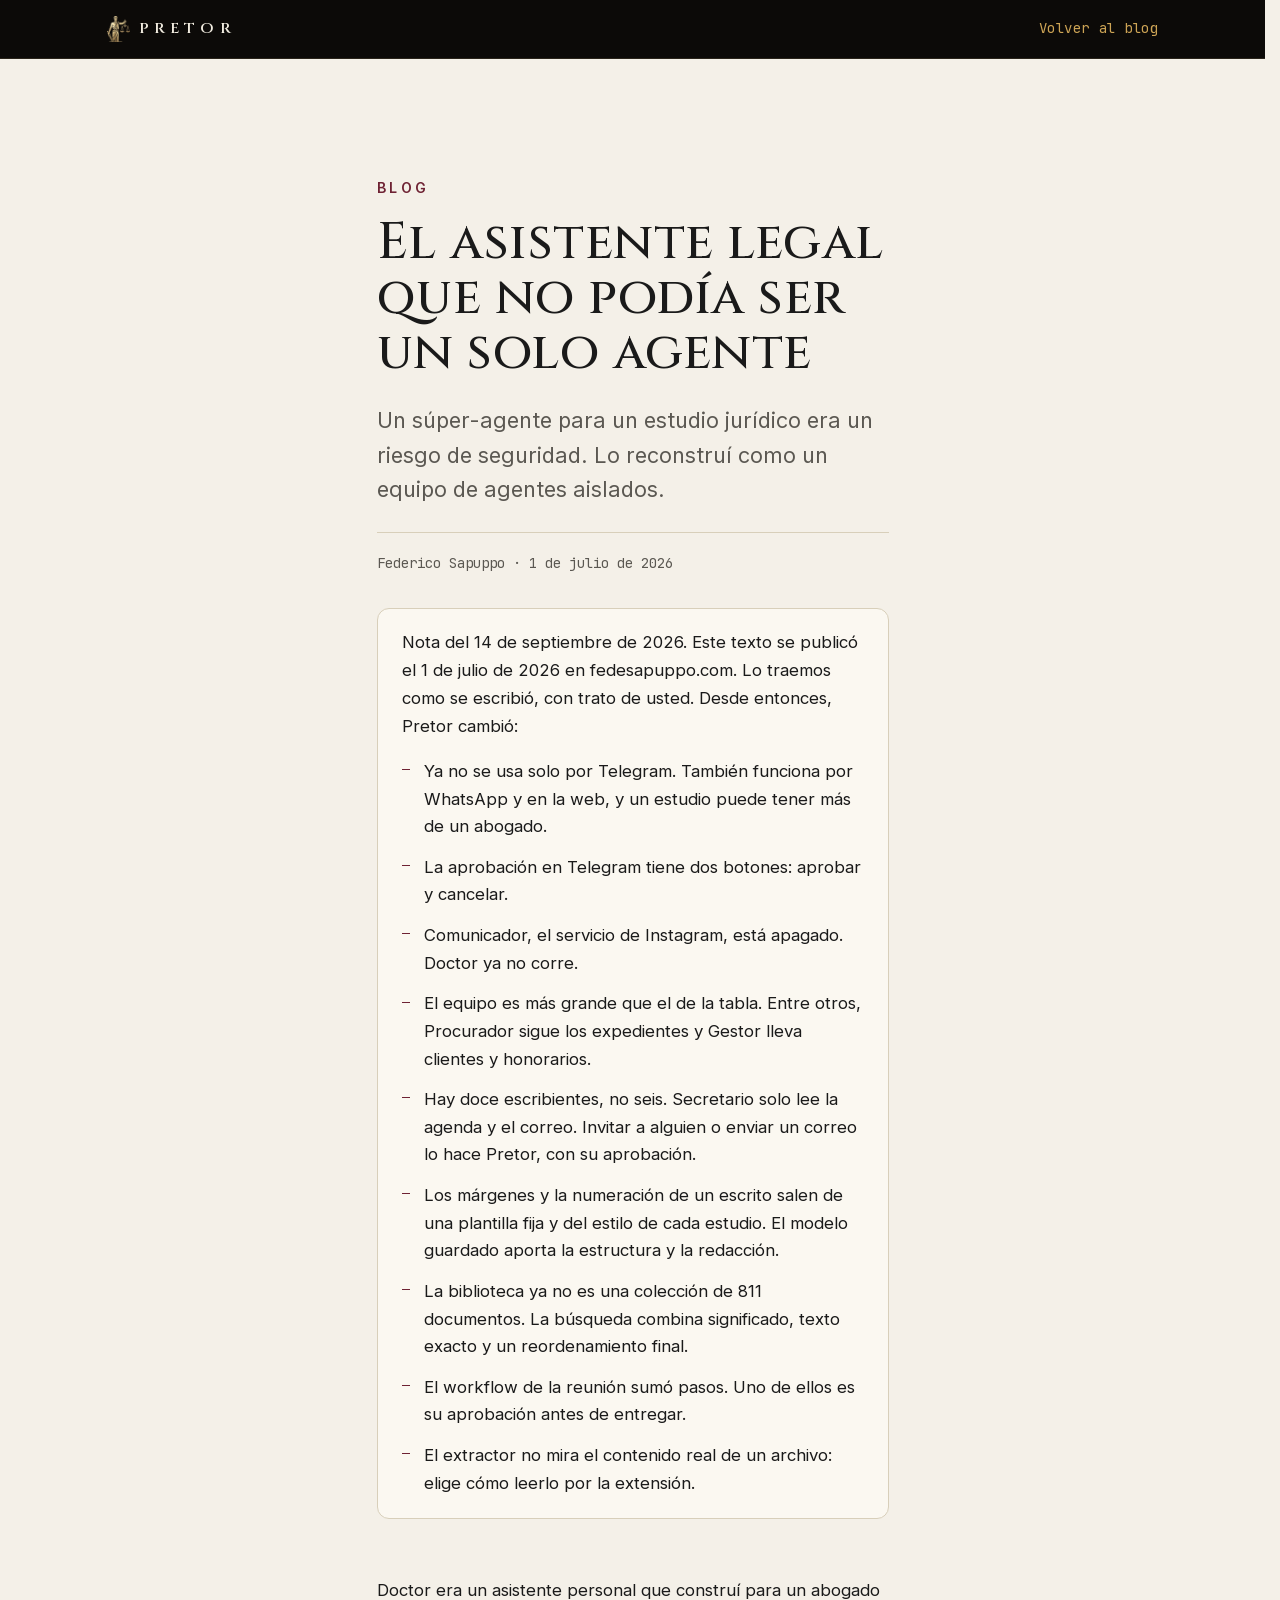
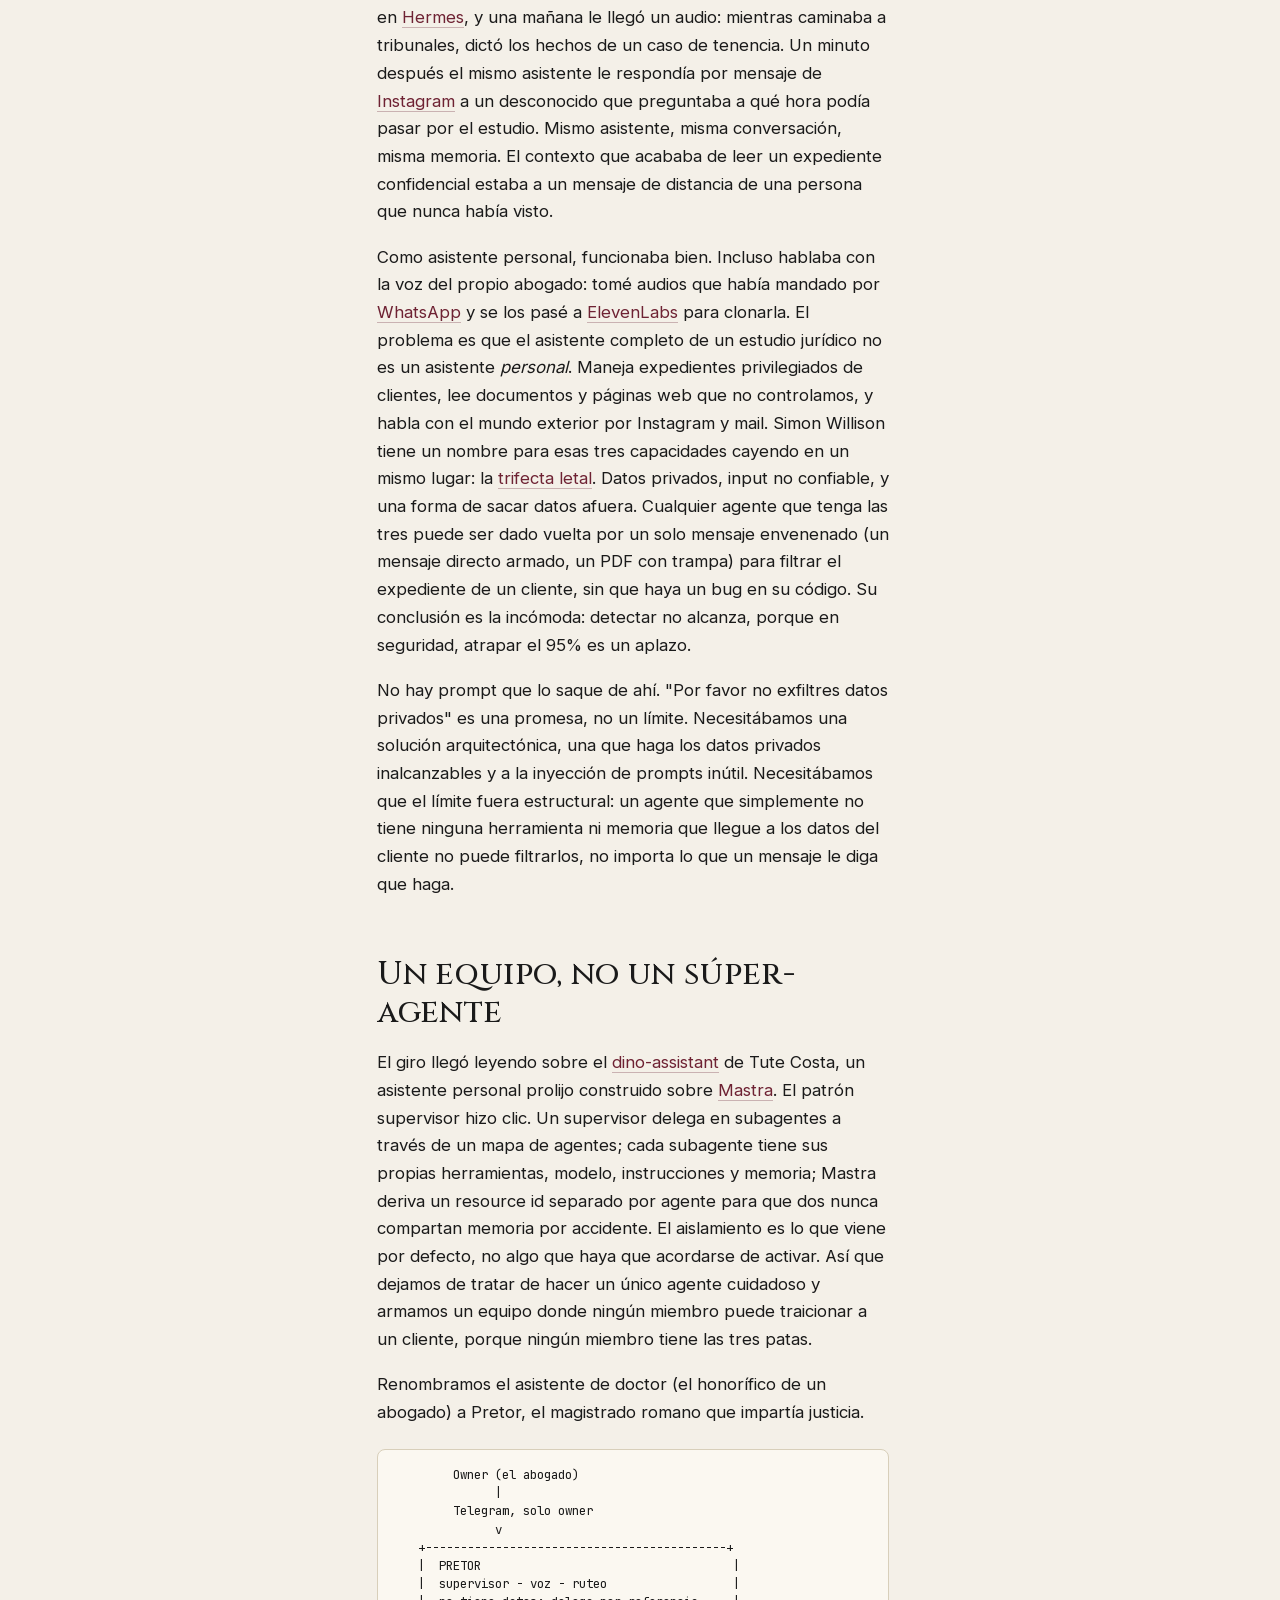
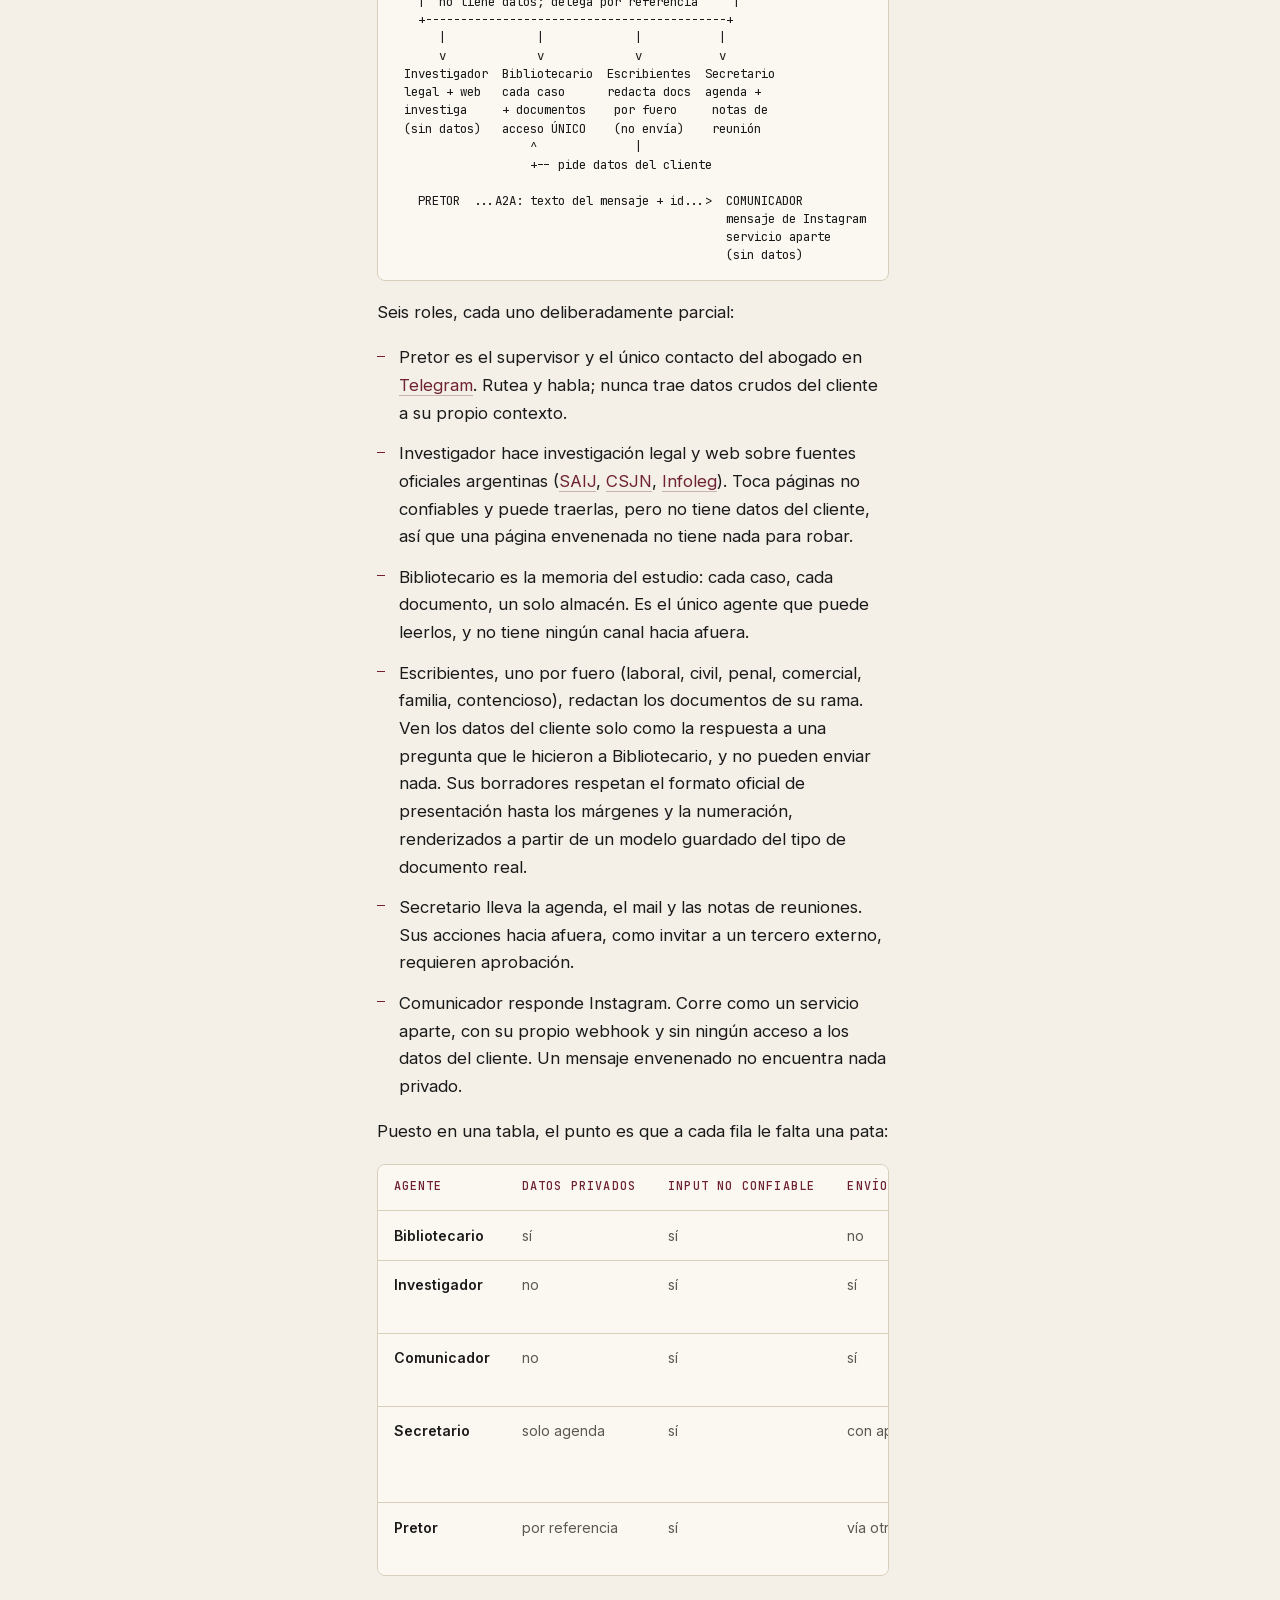
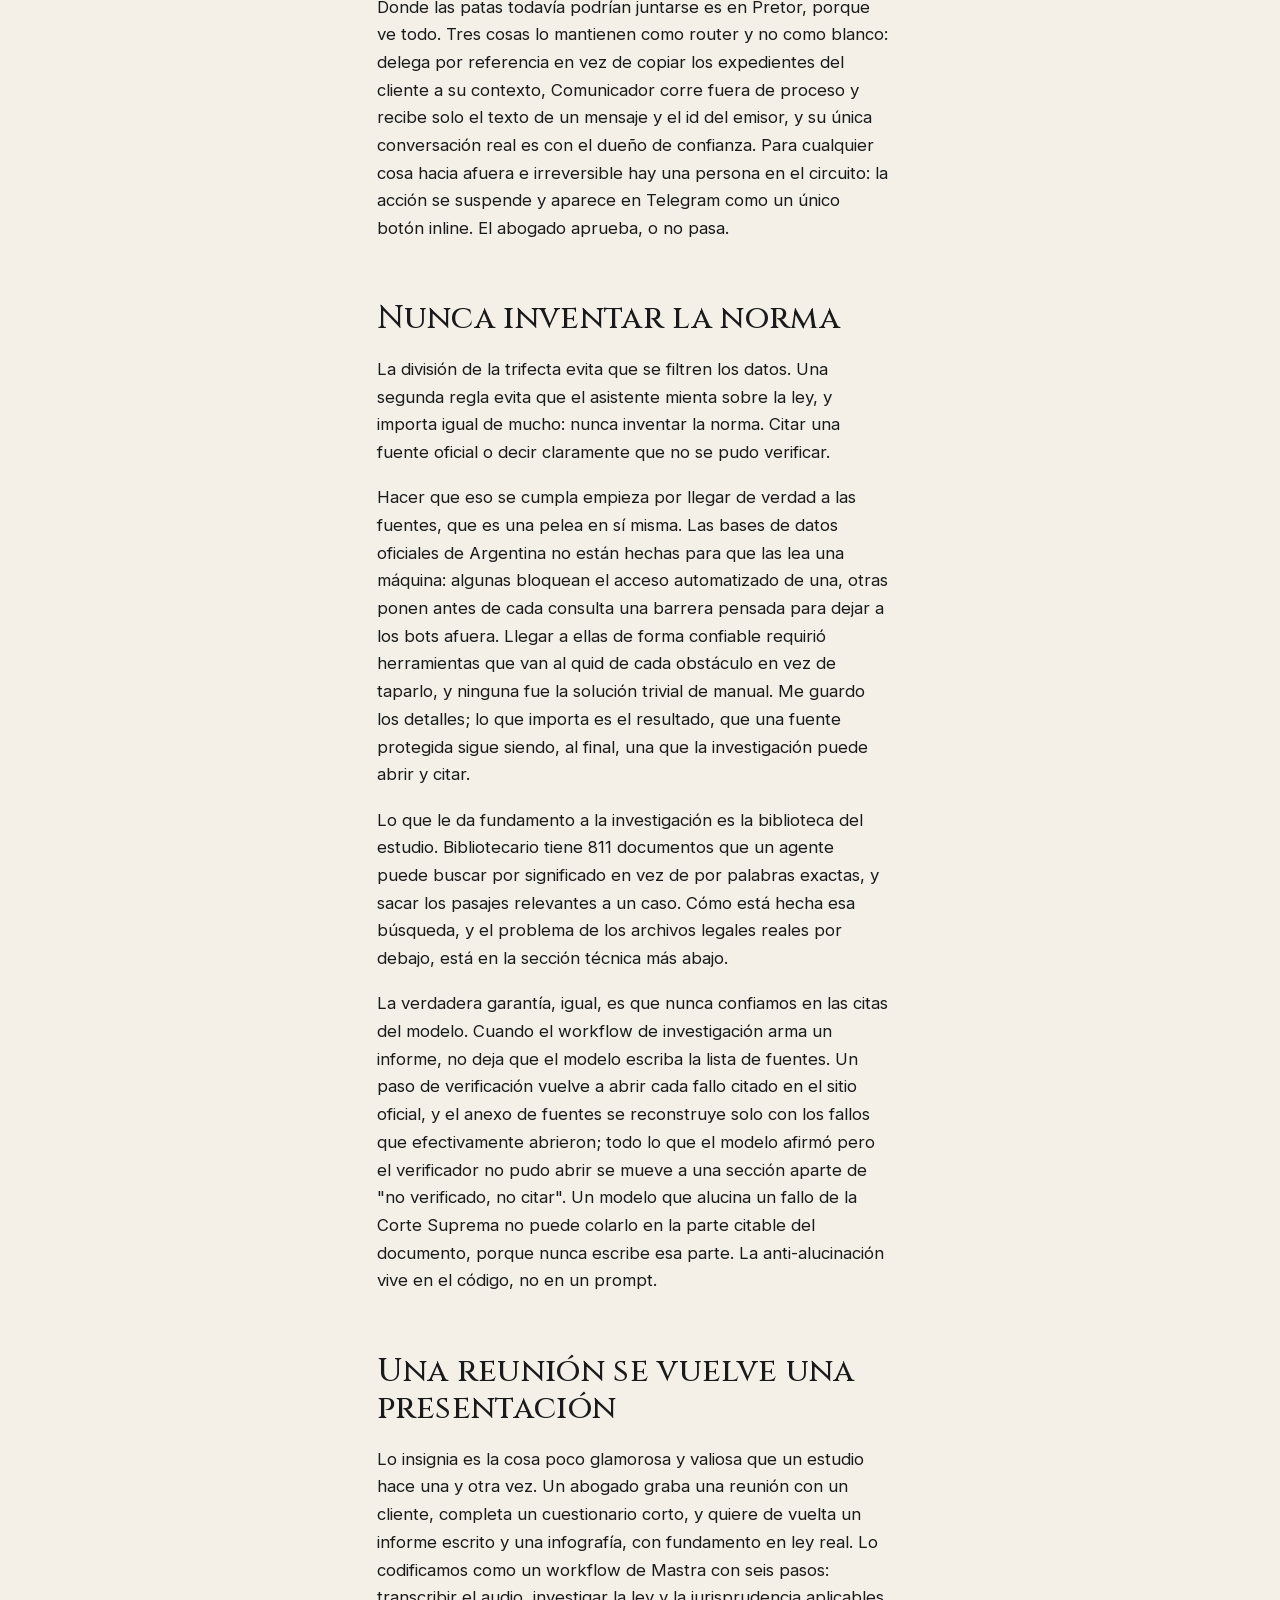
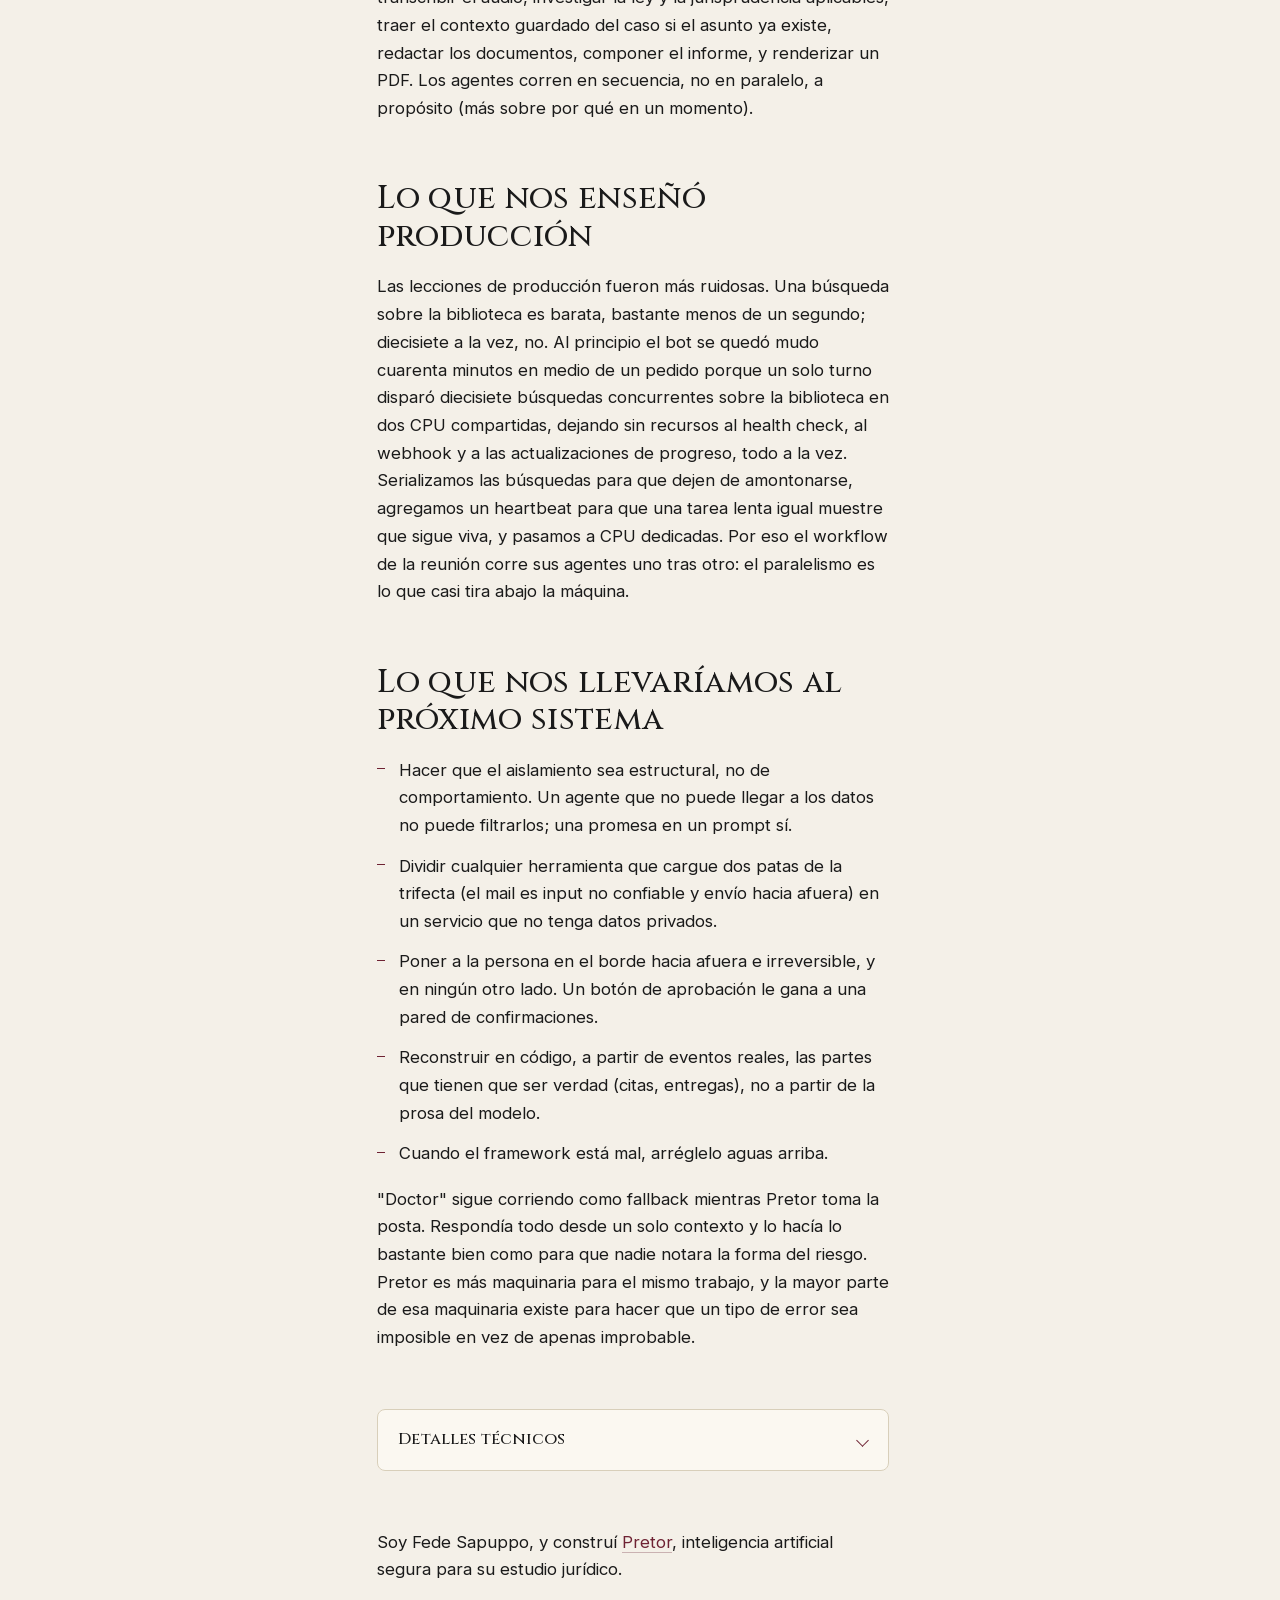
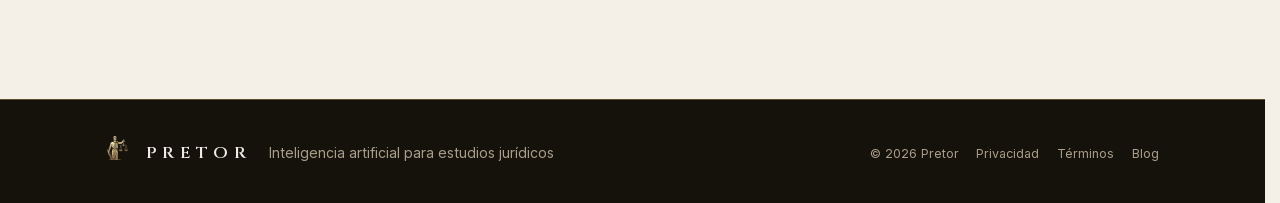
<file: blog/equipo-de-agentes/index.html>
<!doctype html>
<html lang="es-AR">
  <head>
    <meta charset="utf-8" />
    <meta name="viewport" content="width=device-width, initial-scale=1" />
    <link rel="icon" href="/favicon.png?v=4" type="image/png" />
    <title>El asistente legal que no podía ser un solo agente · Pretor</title>
    <meta
      name="description"
      content="Un solo asistente leía el expediente confidencial de un cliente y respondía mensajes de Instagram desde la misma memoria. Así lo reconstruí como un equipo de agentes con roles acotados sobre Mastra."
    />
    <meta name="theme-color" content="#0b0b0e" />
    <link rel="canonical" href="https://pretor.ar/blog/equipo-de-agentes/" />
    <meta property="og:type" content="article" />
    <meta property="og:title" content="El asistente legal que no podía ser un solo agente" />
    <meta
      property="og:description"
      content="Un súper-agente para un estudio jurídico era un riesgo de seguridad. Lo reconstruí como un equipo de agentes aislados."
    />
    <meta property="og:site_name" content="Pretor" />
    <meta property="og:locale" content="es_AR" />
    <meta property="og:url" content="https://pretor.ar/blog/equipo-de-agentes/" />
    <meta property="og:image" content="https://pretor.ar/og.jpg?v=3" />
    <meta name="twitter:card" content="summary_large_image" />
    <link
      rel="preload"
      href="/_astro/fonts/cinzel-latin.woff2"
      as="font"
      type="font/woff2"
      crossorigin
    />
    <link
      rel="preload"
      href="/_astro/fonts/inter-latin.woff2"
      as="font"
      type="font/woff2"
      crossorigin
    />
    <link rel="stylesheet" href="/_astro/fonts.css" />
    <link rel="stylesheet" href="/_astro/pretor.css" />
  </head>
  <body>
    <a class="skip-link" href="#contenido" data-astro-cid-5hce7sga>Saltar al contenido</a>
    <header class="legal-nav">
      <div class="wrap legal-nav__inner">
        <a class="brand" href="/" aria-label="Pretor, inicio" data-astro-cid-dmqpwcec>
          <img
            class="brand__mark"
            src="/_astro/justitia.png"
            alt=""
            width="400"
            height="442"
            decoding="async"
          />
          <span class="brand__word" data-astro-cid-dmqpwcec>PRETOR</span>
        </a>
        <a class="legal-nav__back" href="/blog/">Volver al blog</a>
      </div>
    </header>

    <main id="contenido" class="section section--stone legal">
      <article class="wrap legal__inner">
        <p class="eyebrow">Blog</p>
        <h1 class="display">El asistente legal que no podía ser un solo agente</h1>
        <p class="lead">
          Un súper-agente para un estudio jurídico era un riesgo de seguridad. Lo reconstruí como un
          equipo de agentes aislados.
        </p>
        <p class="legal__stamp">
          Federico Sapuppo · <time datetime="2026-07-01">1 de julio de 2026</time>
        </p>

        <aside class="legal__block post__note" aria-label="Nota del 14 de septiembre de 2026">
          <p>
            Nota del 14 de septiembre de 2026. Este texto se publicó el 1 de julio de 2026 en
            fedesapuppo.com. Lo traemos como se escribió, con trato de usted. Desde entonces, Pretor
            cambió:
          </p>
          <ul class="legal__list">
            <li>
              Ya no se usa solo por Telegram. También funciona por WhatsApp y en la web, y un
              estudio puede tener más de un abogado.
            </li>
            <li>La aprobación en Telegram tiene dos botones: aprobar y cancelar.</li>
            <li>Comunicador, el servicio de Instagram, está apagado. Doctor ya no corre.</li>
            <li>
              El equipo es más grande que el de la tabla. Entre otros, Procurador sigue los
              expedientes y Gestor lleva clientes y honorarios.
            </li>
            <li>
              Hay doce escribientes, no seis. Secretario solo lee la agenda y el correo. Invitar a
              alguien o enviar un correo lo hace Pretor, con su aprobación.
            </li>
            <li>
              Los márgenes y la numeración de un escrito salen de una plantilla fija y del estilo
              de cada estudio. El modelo guardado aporta la estructura y la redacción.
            </li>
            <li>
              La biblioteca ya no es una colección de 811 documentos. La búsqueda combina
              significado, texto exacto y un reordenamiento final.
            </li>
            <li>
              El workflow de la reunión sumó pasos. Uno de ellos es su aprobación antes de entregar.
            </li>
            <li>
              El extractor no mira el contenido real de un archivo: elige cómo leerlo por la
              extensión.
            </li>
          </ul>
        </aside>

        <div class="legal__block">
          <p>
            Doctor era un asistente personal que construí para un abogado en
            <a href="https://fedesapuppo.com/hermes/" target="_blank" rel="noopener">Hermes</a>, y
            una mañana le llegó un audio: mientras caminaba a tribunales, dictó los hechos de un caso
            de tenencia. Un minuto después el mismo asistente le respondía por mensaje de
            <a href="https://www.instagram.com" target="_blank" rel="noopener">Instagram</a> a un
            desconocido que preguntaba a qué hora podía pasar por el estudio. Mismo asistente, misma
            conversación, misma memoria. El contexto que acababa de leer un expediente confidencial
            estaba a un mensaje de distancia de una persona que nunca había visto.
          </p>
          <p>
            Como asistente personal, funcionaba bien. Incluso hablaba con la voz del propio abogado:
            tomé audios que había mandado por
            <a href="https://www.whatsapp.com" target="_blank" rel="noopener">WhatsApp</a> y se los
            pasé a <a href="https://elevenlabs.io" target="_blank" rel="noopener">ElevenLabs</a> para
            clonarla. El problema es que el asistente completo de un estudio jurídico no es un
            asistente <em>personal</em>. Maneja expedientes privilegiados de clientes, lee documentos
            y páginas web que no controlamos, y habla con el mundo exterior por Instagram y mail.
            Simon Willison tiene un nombre para esas tres capacidades cayendo en un mismo lugar: la
            <a
              href="https://simonwillison.net/2025/Jun/16/the-lethal-trifecta/"
              target="_blank"
              rel="noopener"
              >trifecta letal</a
            >. Datos privados, input no confiable, y una forma de sacar datos afuera. Cualquier
            agente que tenga las tres puede ser dado vuelta por un solo mensaje envenenado (un
            mensaje directo armado, un PDF con trampa) para filtrar el expediente de un cliente, sin
            que haya un bug en su código. Su conclusión es la incómoda: detectar no alcanza, porque
            en seguridad, atrapar el 95% es un aplazo.
          </p>
          <p>
            No hay prompt que lo saque de ahí. "Por favor no exfiltres datos privados" es una
            promesa, no un límite. Necesitábamos una solución arquitectónica, una que haga los datos
            privados inalcanzables y a la inyección de prompts inútil. Necesitábamos que el límite
            fuera estructural: un agente que simplemente no tiene ninguna herramienta ni memoria que
            llegue a los datos del cliente no puede filtrarlos, no importa lo que un mensaje le diga
            que haga.
          </p>
        </div>

        <section class="legal__block" aria-labelledby="equipo">
          <h2 id="equipo">Un equipo, no un súper-agente</h2>
          <p>
            El giro llegó leyendo sobre el
            <a
              href="https://withatwist.dev/one-telegram-contact-to-rule-my-team-of-ai-agents"
              target="_blank"
              rel="noopener"
              >dino-assistant</a
            >
            de Tute Costa, un asistente personal prolijo construido sobre
            <a href="https://mastra.ai/" target="_blank" rel="noopener">Mastra</a>. El patrón
            supervisor hizo clic. Un supervisor delega en subagentes a través de un mapa de agentes;
            cada subagente tiene sus propias herramientas, modelo, instrucciones y memoria; Mastra
            deriva un resource id separado por agente para que dos nunca compartan memoria por
            accidente. El aislamiento es lo que viene por defecto, no algo que haya que acordarse de
            activar. Así que dejamos de tratar de hacer un único agente cuidadoso y armamos un equipo
            donde ningún miembro puede traicionar a un cliente, porque ningún miembro tiene las tres
            patas.
          </p>
          <p>
            Renombramos el asistente de doctor (el honorífico de un abogado) a Pretor, el magistrado
            romano que impartía justicia.
          </p>
          <pre
            class="post__diagram"
            tabindex="0"
            role="img"
            aria-label="Diagrama del equipo. El abogado habla solo con Pretor, por Telegram. Pretor es supervisor, voz y ruteo, no tiene datos y delega por referencia en Investigador, Bibliotecario, Escribientes y Secretario. Los Escribientes piden los datos del cliente a Bibliotecario. Comunicador es un servicio aparte que recibe de Pretor solo el texto del mensaje y un id."
          >
        Owner (el abogado)
              |
        Telegram, solo owner
              v
   +-------------------------------------------+
   |  PRETOR                                    |
   |  supervisor - voz - ruteo                  |
   |  no tiene datos; delega por referencia     |
   +-------------------------------------------+
      |             |             |           |
      v             v             v           v
 Investigador  Bibliotecario  Escribientes  Secretario
 legal + web   cada caso      redacta docs  agenda +
 investiga     + documentos    por fuero     notas de
 (sin datos)   acceso ÚNICO    (no envía)    reunión
                   ^              |
                   +-- pide datos del cliente

   PRETOR  ...A2A: texto del mensaje + id...&gt;  COMUNICADOR
                                               mensaje de Instagram
                                               servicio aparte
                                               (sin datos)</pre>
          <p>Seis roles, cada uno deliberadamente parcial:</p>
          <ul class="legal__list">
            <li>
              Pretor es el supervisor y el único contacto del abogado en
              <a href="https://telegram.org" target="_blank" rel="noopener">Telegram</a>. Rutea y
              habla; nunca trae datos crudos del cliente a su propio contexto.
            </li>
            <li>
              Investigador hace investigación legal y web sobre fuentes oficiales argentinas (<a
                href="http://www.saij.gob.ar"
                target="_blank"
                rel="noopener"
                >SAIJ</a
              >, <a href="https://www.csjn.gov.ar" target="_blank" rel="noopener">CSJN</a>,
              <a href="http://www.infoleg.gob.ar" target="_blank" rel="noopener">Infoleg</a>). Toca
              páginas no confiables y puede traerlas, pero no tiene datos del cliente, así que una
              página envenenada no tiene nada para robar.
            </li>
            <li>
              Bibliotecario es la memoria del estudio: cada caso, cada documento, un solo almacén. Es
              el único agente que puede leerlos, y no tiene ningún canal hacia afuera.
            </li>
            <li>
              Escribientes, uno por fuero (laboral, civil, penal, comercial, familia, contencioso),
              redactan los documentos de su rama. Ven los datos del cliente solo como la respuesta a
              una pregunta que le hicieron a Bibliotecario, y no pueden enviar nada. Sus borradores
              respetan el formato oficial de presentación hasta los márgenes y la numeración,
              renderizados a partir de un modelo guardado del tipo de documento real.
            </li>
            <li>
              Secretario lleva la agenda, el mail y las notas de reuniones. Sus acciones hacia
              afuera, como invitar a un tercero externo, requieren aprobación.
            </li>
            <li>
              Comunicador responde Instagram. Corre como un servicio aparte, con su propio webhook y
              sin ningún acceso a los datos del cliente. Un mensaje envenenado no encuentra nada
              privado.
            </li>
          </ul>
          <p>Puesto en una tabla, el punto es que a cada fila le falta una pata:</p>
          <div
            class="legal__table-wrap"
            role="region"
            aria-label="Qué pata de la trifecta le falta a cada agente"
            tabindex="0"
          >
            <table class="legal__table">
              <thead>
                <tr>
                  <th scope="col">Agente</th>
                  <th scope="col">Datos privados</th>
                  <th scope="col">Input no confiable</th>
                  <th scope="col">Envío externo</th>
                  <th scope="col">Pata que falta</th>
                </tr>
              </thead>
              <tbody>
                <tr>
                  <th scope="row">Bibliotecario</th>
                  <td>sí</td>
                  <td>sí</td>
                  <td>no</td>
                  <td>sin salida</td>
                </tr>
                <tr>
                  <th scope="row">Investigador</th>
                  <td>no</td>
                  <td>sí</td>
                  <td>sí</td>
                  <td>nada privado para robar</td>
                </tr>
                <tr>
                  <th scope="row">Comunicador</th>
                  <td>no</td>
                  <td>sí</td>
                  <td>sí</td>
                  <td>nada privado para robar</td>
                </tr>
                <tr>
                  <th scope="row">Secretario</th>
                  <td>solo agenda</td>
                  <td>sí</td>
                  <td>con aprobación</td>
                  <td>sin expedientes, envío con permiso</td>
                </tr>
                <tr>
                  <th scope="row">Pretor</th>
                  <td>por referencia</td>
                  <td>sí</td>
                  <td>vía otros</td>
                  <td>sigue siendo un router</td>
                </tr>
              </tbody>
            </table>
          </div>
          <p>
            Donde las patas todavía podrían juntarse es en Pretor, porque ve todo. Tres cosas lo
            mantienen como router y no como blanco: delega por referencia en vez de copiar los
            expedientes del cliente a su contexto, Comunicador corre fuera de proceso y recibe solo
            el texto de un mensaje y el id del emisor, y su única conversación real es con el dueño
            de confianza. Para cualquier cosa hacia afuera e irreversible hay una persona en el
            circuito: la acción se suspende y aparece en Telegram como un único botón inline. El
            abogado aprueba, o no pasa.
          </p>
        </section>

        <section class="legal__block" aria-labelledby="norma">
          <h2 id="norma">Nunca inventar la norma</h2>
          <p>
            La división de la trifecta evita que se filtren los datos. Una segunda regla evita que el
            asistente mienta sobre la ley, y importa igual de mucho: nunca inventar la norma. Citar
            una fuente oficial o decir claramente que no se pudo verificar.
          </p>
          <p>
            Hacer que eso se cumpla empieza por llegar de verdad a las fuentes, que es una pelea en
            sí misma. Las bases de datos oficiales de Argentina no están hechas para que las lea una
            máquina: algunas bloquean el acceso automatizado de una, otras ponen antes de cada
            consulta una barrera pensada para dejar a los bots afuera. Llegar a ellas de forma
            confiable requirió herramientas que van al quid de cada obstáculo en vez de taparlo, y
            ninguna fue la solución trivial de manual. Me guardo los detalles; lo que importa es el
            resultado, que una fuente protegida sigue siendo, al final, una que la investigación
            puede abrir y citar.
          </p>
          <p>
            Lo que le da fundamento a la investigación es la biblioteca del estudio. Bibliotecario
            tiene 811 documentos que un agente puede buscar por significado en vez de por palabras
            exactas, y sacar los pasajes relevantes a un caso. Cómo está hecha esa búsqueda, y el
            problema de los archivos legales reales por debajo, está en la sección técnica más abajo.
          </p>
          <p>
            La verdadera garantía, igual, es que nunca confiamos en las citas del modelo. Cuando el
            workflow de investigación arma un informe, no deja que el modelo escriba la lista de
            fuentes. Un paso de verificación vuelve a abrir cada fallo citado en el sitio oficial, y
            el anexo de fuentes se reconstruye solo con los fallos que efectivamente abrieron; todo
            lo que el modelo afirmó pero el verificador no pudo abrir se mueve a una sección aparte
            de "no verificado, no citar". Un modelo que alucina un fallo de la Corte Suprema no puede
            colarlo en la parte citable del documento, porque nunca escribe esa parte. La
            anti-alucinación vive en el código, no en un prompt.
          </p>
        </section>

        <section class="legal__block" aria-labelledby="reunion">
          <h2 id="reunion">Una reunión se vuelve una presentación</h2>
          <p>
            Lo insignia es la cosa poco glamorosa y valiosa que un estudio hace una y otra vez. Un
            abogado graba una reunión con un cliente, completa un cuestionario corto, y quiere de
            vuelta un informe escrito y una infografía, con fundamento en ley real. Lo codificamos
            como un workflow de Mastra con seis pasos: transcribir el audio, investigar la ley y la
            jurisprudencia aplicables, traer el contexto guardado del caso si el asunto ya existe,
            redactar los documentos, componer el informe, y renderizar un PDF. Los agentes corren en
            secuencia, no en paralelo, a propósito (más sobre por qué en un momento).
          </p>
        </section>

        <section class="legal__block" aria-labelledby="produccion">
          <h2 id="produccion">Lo que nos enseñó producción</h2>
          <p>
            Las lecciones de producción fueron más ruidosas. Una búsqueda sobre la biblioteca es
            barata, bastante menos de un segundo; diecisiete a la vez, no. Al principio el bot se
            quedó mudo cuarenta minutos en medio de un pedido porque un solo turno disparó diecisiete
            búsquedas concurrentes sobre la biblioteca en dos CPU compartidas, dejando sin recursos
            al health check, al webhook y a las actualizaciones de progreso, todo a la vez.
            Serializamos las búsquedas para que dejen de amontonarse, agregamos un heartbeat para que
            una tarea lenta igual muestre que sigue viva, y pasamos a CPU dedicadas. Por eso el
            workflow de la reunión corre sus agentes uno tras otro: el paralelismo es lo que casi
            tira abajo la máquina.
          </p>
        </section>

        <section class="legal__block" aria-labelledby="proximo">
          <h2 id="proximo">Lo que nos llevaríamos al próximo sistema</h2>
          <ul class="legal__list">
            <li>
              Hacer que el aislamiento sea estructural, no de comportamiento. Un agente que no puede
              llegar a los datos no puede filtrarlos; una promesa en un prompt sí.
            </li>
            <li>
              Dividir cualquier herramienta que cargue dos patas de la trifecta (el mail es input no
              confiable y envío hacia afuera) en un servicio que no tenga datos privados.
            </li>
            <li>
              Poner a la persona en el borde hacia afuera e irreversible, y en ningún otro lado. Un
              botón de aprobación le gana a una pared de confirmaciones.
            </li>
            <li>
              Reconstruir en código, a partir de eventos reales, las partes que tienen que ser verdad
              (citas, entregas), no a partir de la prosa del modelo.
            </li>
            <li>Cuando el framework está mal, arréglelo aguas arriba.</li>
          </ul>
          <p>
            "Doctor" sigue corriendo como fallback mientras Pretor toma la posta. Respondía todo
            desde un solo contexto y lo hacía lo bastante bien como para que nadie notara la forma
            del riesgo. Pretor es más maquinaria para el mismo trabajo, y la mayor parte de esa
            maquinaria existe para hacer que un tipo de error sea imposible en vez de apenas
            improbable.
          </p>
        </section>

        <details class="faq__item legal__block">
          <summary>
            <span>Detalles técnicos</span><span class="faq__chev" aria-hidden="true"></span>
          </summary>
          <div class="faq__body">
            <p>
              Algunas notas de implementación para quien esté construyendo algo parecido. Todo el
              sistema es TypeScript sobre Mastra. El supervisor es un solo agente cuyos destinos de
              delegación viven en un mapa de agentes, y llamar a un subagente es simplemente una tool
              call. Mastra acota la memoria de conversación de cada agente a su propio resource id,
              así que el aislamiento del que depende todo el argumento de seguridad lo garantiza el
              framework, no una convención que tengamos que recordar: dos roles no pueden compartir
              memoria salvo que alguien los cablee a propósito para eso.
            </p>
            <p>
              Las delegaciones corren inline o como tareas en segundo plano, y esa distinción es
              donde nos topamos con un bug que valió la pena arreglar aguas arriba. En medio de
              construir el workflow, una delegación a un subagente empezó a hacer crashear al
              proveedor del modelo con un 500. La causa estaba en Mastra: cuando una delegación corre
              como tarea en segundo plano, el resultado de la herramienta es un string placeholder
              ("Background task started..."), pero el código que lo formatea leía
              <code>output.text</code>, que es undefined en un string, y serializaba contenido null en
              el request siguiente. Una línea:
            </p>
            <pre
              class="post__diagram"
              tabindex="0"
              role="region"
              aria-label="El arreglo de una línea en Mastra"
            ><code>value: typeof output === "string" ? output : (output.text ?? "")</code></pre>
            <p>
              Lo reportamos, abrimos
              <a href="https://github.com/mastra-ai/mastra/pull/17791" target="_blank" rel="noopener"
                >un PR</a
              >, y parcheamos nuestra instalación local hasta que se mergeó. Ese es uno de los
              argumentos más silenciosos para construir sobre un framework abierto: el arreglo fue a
              Mastra, no a un monkeypatch privado que arrastraríamos para siempre.
            </p>
            <p>
              Comunicador no es un agente en proceso sino un servicio aparte con su propio webhook de
              Instagram, alcanzado a través de una frontera agente-a-agente. Todo lo que Pretor le
              pasa es el texto de un mensaje y un id de emisor, y todo lo que devuelve es una
              respuesta. Esa frontera de proceso hace trabajo de seguridad: el único agente que toca
              la internet abierta vive permanentemente fuera del espacio de memoria que guarda los
              datos del cliente, así que no hay ningún camino en memoria de un mensaje envenenado a
              un expediente.
            </p>
            <p>
              La biblioteca es recuperación sobre embeddings vectoriales: cada uno de los 811
              documentos se embebe y se busca por significado en vez de por palabras exactas. El
              diseño de la recuperación llevó tres intentos. Primero vino un índice exacto que se
              infló a cuarenta veces el tamaño del corpus que indexaba, reconstruyéndose con cada
              escritura, así que lo descartamos por un escaneo de similitud por fuerza bruta: simple,
              correcto y rápido de por sí, bastante menos de un segundo. Correr diecisiete de esos a
              la vez fue otra cosa, la caída de más arriba. Esos escaneos ya no están: los
              reemplazamos por un índice de vecinos más cercanos aproximados (ANN) que responde una
              consulta sin recorrer todo el corpus y esta vez es lo bastante compacto como para
              ganarse su espacio. La ingesta tenía su propia trampa: cerca de un décimo del archivo
              era RTF escondido detrás de una extensión <code>.doc</code>, así que el extractor
              olfatea el tipo de contenido real antes de parsear en vez de confiar en el nombre del
              archivo. Confíe en los bytes, no en la extensión.
            </p>
            <p>
              Dos piezas más hacen que la regla de "nunca inventar la norma" se sostenga en código.
              Los Escribientes renderizan a partir de un modelo guardado del tipo de presentación
              real de cada fuero, así que un borrador respeta el formato oficial hasta los márgenes y
              la numeración en vez de reinventarse en cada documento. Y como los fallos oficiales
              referencian leyes en una abreviatura interna tipo <code>LEY C 019101 ... 0076</code>,
              un pequeño decodificador lo reescribe como <code>Ley 19.101, art. 76</code> para que
              una cita se lea como tal.
            </p>
          </div>
        </details>

        <div class="legal__block">
          <p>
            Soy Fede Sapuppo, y construí <a href="/">Pretor</a>, inteligencia artificial segura para
            su estudio jurídico.
          </p>
        </div>
      </article>
    </main>

    <footer class="footer section--dark" data-astro-cid-sz7xmlte>
      <div class="wrap footer__inner" data-astro-cid-sz7xmlte>
        <div class="footer__brand" data-astro-cid-sz7xmlte>
          <img
            class="footer__mark"
            src="/_astro/justitia.png"
            alt=""
            width="400"
            height="442"
            loading="lazy"
            decoding="async"
          />
          <span class="footer__word" data-astro-cid-sz7xmlte>PRETOR</span>
          <span class="footer__tag" data-astro-cid-sz7xmlte>Inteligencia artificial para estudios jurídicos</span>
        </div>
        <div class="footer__base" data-astro-cid-sz7xmlte>
          <span>© 2026 Pretor</span>
          <span class="footer__legal">
            <a href="/privacidad/">Privacidad</a>
            <a href="/terminos/">Términos</a>
            <a href="/blog/">Blog</a>
          </span>
        </div>
      </div>
    </footer>
  </body>
</html>
</file>
<file: _astro/fonts.css>
/* Self-hosted variable fonts (latin subset), replacing Google Fonts. */
@font-face {
  font-family: "Cinzel";
  font-style: normal;
  font-weight: 500 600;
  font-display: swap;
  src: url(/_astro/fonts/cinzel-latin.woff2) format("woff2");
}
@font-face {
  font-family: "Inter";
  font-style: normal;
  font-weight: 400 600;
  font-display: swap;
  src: url(/_astro/fonts/inter-latin.woff2) format("woff2");
}
@font-face {
  font-family: "JetBrains Mono";
  font-style: normal;
  font-weight: 400 500;
  font-display: swap;
  src: url(/_astro/fonts/jetbrains-mono-latin.woff2) format("woff2");
}
</file>
<file: _astro/pretor.css>
/* ==========================================================================
   Pretor - pretor.ar
   ==========================================================================

   The whole stylesheet for the site, in one file and in cascade order.

   It used to be three <link>s, and the order between them was the only
   thing that made the page correct: the compiled Astro build first, the
   hand-written refinements over it, the intro last. That order lived
   nowhere except the sequence of <link> tags in index.html, so an edit
   that reordered them changed the page and said nothing.

   The three are kept below as three sections, in exactly the order they
   used to load. Nothing was merged, reordered, deduplicated or deleted in
   the move, and no value was rewritten: the cascade is identical
   declaration for declaration, all 1633 of them, position for position.
   Sections 2 and 3 still override section 1 the way they always did.

   Fonts stay in their own sheet (_astro/fonts.css). Those are @font-face
   declarations paired with the <link rel="preload"> tags in the head,
   not design rules, and keeping them apart keeps the preload readable.

   ========================================================================== */


/* ==========================================================================
   SECTION 1 of 3 - compiled Astro build output
   was: _astro/index.edUtr7Fi.css

   Generated code, but not regenerable: the Astro source it came from was
   never committed and no longer exists. This IS the source now. It still
   carries the data-astro-cid-* attribute selectors index.html matches.
   ========================================================================== */

:root {
  --stone: #f4f0e8;
  --stone-2: #ece6d8;
  --stone-card: #faf7f0;
  --ink: #1a1a1a;
  --muted: #5b5852;
  --oxblood: #6b2737;
  --oxblood-soft: #8a3a4b;
  --line: #ddd6c6;
  --black: #0b0b0e;
  --panel: #121218;
  --panel-2: #16161c;
  --marble: #ece7da;
  --dmuted: #8d897e;
  --gold: #c8a35b;
  --gold-soft: #d8be8a;
  --dline: #25252e;
  --serif: "Cinzel", "Times New Roman", serif;
  --sans: "Inter", system-ui, -apple-system, sans-serif;
  --mono: "JetBrains Mono", ui-monospace, "SF Mono", monospace;
  --step--1: clamp(.78rem, .74rem + .18vw, .88rem);
  --step-0: clamp(.95rem, .9rem + .25vw, 1.05rem);
  --step-1: clamp(1.15rem, 1.05rem + .5vw, 1.35rem);
  --step-2: clamp(1.5rem, 1.3rem + 1vw, 2rem);
  --step-3: clamp(2rem, 1.6rem + 2vw, 3.2rem);
  --step-4: clamp(2.6rem, 2rem + 3vw, 4.6rem);
  --pad-x: clamp(1.25rem, 5vw, 4rem);
  --section-y: clamp(4rem, 9vw, 8rem);
  --maxw: 1180px;
  --radius: 12px;
  --radius-sm: 8px;
  --ease: cubic-bezier(.22, .61, .36, 1);
}
*,*:before,*:after {
  box-sizing: border-box;
  margin: 0;
  padding: 0;
}
html {
  scroll-behavior: smooth;
  scroll-padding-top: 5.5rem;
  -webkit-text-size-adjust: 100%;
}
@media (prefers-reduced-motion:reduce) {
  html {
    scroll-behavior: auto;
  }
  *,*:before,*:after {
    animation-duration: .001ms!important;
    transition-duration: .001ms!important;
  }
}
body {
  font-family: var(--sans);
  font-size: var(--step-0);
  line-height: 1.65;
  color: var(--ink);
  background: var(--stone);
  -webkit-font-smoothing: antialiased;
  text-rendering: optimizeLegibility;
}
img {
  max-width: 100%;
  display: block;
}
a {
  color: inherit;
  text-decoration: none;
}
::selection {
  background: var(--oxblood);
  color: var(--stone);
}
.wrap {
  width: 100%;
  max-width: var(--maxw);
  margin-inline: auto;
  padding-inline: var(--pad-x);
}
.section {
  padding-block: var(--section-y);
}
.section--dark {
  background: var(--black);
  color: var(--marble);
}
.section--stone {
  background: var(--stone);
  color: var(--ink);
}
.section--stone-2 {
  background: var(--stone-2);
  color: var(--ink);
}
.eyebrow {
  font-size: var(--step--1);
  letter-spacing: .26em;
  text-transform: uppercase;
  font-weight: 600;
  color: var(--oxblood);
}
.section--dark .eyebrow {
  font-family: var(--mono);
  letter-spacing: .16em;
  text-transform: none;
  color: var(--gold);
}
.display {
  font-family: var(--serif);
  font-weight: 500;
  line-height: 1.08;
  letter-spacing: .01em;
}
.section--dark .display {
  font-family: var(--sans);
  font-weight: 600;
  letter-spacing: -.01em;
  line-height: 1.12;
}
.lead {
  font-size: var(--step-1);
  line-height: 1.6;
  color: var(--muted);
  max-width: 56ch;
}
.section--dark .lead {
  color: var(--dmuted);
}
.maxim {
  font-family: var(--serif);
  letter-spacing: .18em;
  font-size: var(--step--1);
  color: var(--oxblood);
}
.section--dark .maxim {
  color: var(--gold);
}
.btn {
  display: inline-flex;
  align-items: center;
  gap: .5em;
  font-family: var(--sans);
  font-size: var(--step--1);
  font-weight: 600;
  letter-spacing: .03em;
  padding: .85em 1.6em;
  border: 1px solid transparent;
  border-radius: var(--radius-sm);
  cursor: pointer;
  transition: transform .25s var(--ease),background .25s var(--ease),color .25s var(--ease),border-color .25s var(--ease);
}
.btn:hover {
  transform: translateY(-2px);
}
.btn--primary {
  background: var(--ink);
  color: var(--stone);
}
.btn--primary:hover {
  background: var(--oxblood);
}
.btn--ghost {
  background: transparent;
  color: var(--ink);
  border-color: var(--ink);
}
.btn--ghost:hover {
  background: var(--ink);
  color: var(--stone);
}
.section--dark .btn--primary {
  background: var(--gold);
  color: #16130b;
}
.section--dark .btn--primary:hover {
  background: var(--gold-soft);
}
.section--dark .btn--ghost {
  color: var(--marble);
  border-color: var(--dline);
}
.section--dark .btn--ghost:hover {
  background: var(--panel);
  border-color: var(--gold);
}
.reveal {
  opacity: 0;
  transform: translateY(18px);
  transition: opacity .7s var(--ease),transform .7s var(--ease);
}
.reveal.is-visible {
  opacity: 1;
  transform: none;
}
@media (prefers-reduced-motion:reduce) {
  .reveal {
    opacity: 1;
    transform: none;
  }
}
.section-head {
  max-width: 60ch;
}
.section-head .display {
  font-size: var(--step-3);
  margin-top: .6rem;
}
.section-head .lead {
  margin-top: 1.2rem;
}
.grid {
  display: grid;
  gap: 1px;
}
@media (min-width:720px) {
  .cols-2 {
    grid-template-columns: repeat(2,1fr);
  }
}
@media (min-width:880px) {
  .cols-3 {
    grid-template-columns: repeat(3,1fr);
  }
}
@media (min-width:980px) {
  .cols-4 {
    grid-template-columns: repeat(4,1fr);
  }
}
.visually-hidden {
  position: absolute;
  width: 1px;
  height: 1px;
  padding: 0;
  margin: -1px;
  overflow: hidden;
  clip: rect(0 0 0 0);
  white-space: nowrap;
  border: 0;
}
:focus-visible {
  outline: 2px solid var(--oxblood);
  outline-offset: 3px;
  border-radius: 3px;
}
.section--dark :focus-visible {
  outline-color: var(--gold);
}
.nav[data-astro-cid-dmqpwcec] {
  position: sticky;
  top: 0;
  z-index: 50;
  background: color-mix(in srgb,var(--black) 72%,transparent);
  backdrop-filter: blur(14px) saturate(140%);
  -webkit-backdrop-filter: blur(14px) saturate(140%);
  border-bottom: 1px solid color-mix(in srgb,var(--gold) 14%,transparent);
  transition: background .3s var(--ease),box-shadow .3s var(--ease);
}
.nav[data-astro-cid-dmqpwcec][data-scrolled] {
  background: color-mix(in srgb,var(--black) 90%,transparent);
  box-shadow: 0 10px 40px -20px #000c;
}
.nav__inner[data-astro-cid-dmqpwcec] {
  display: flex;
  align-items: center;
  justify-content: space-between;
  padding-block: .95rem;
}
.brand[data-astro-cid-dmqpwcec] {
  display: inline-flex;
  align-items: center;
  gap: .55rem;
  font-family: var(--serif);
  font-weight: 600;
  letter-spacing: .3em;
  font-size: .95rem;
  color: var(--marble);
}
.brand__tick[data-astro-cid-dmqpwcec] {
  width: 4px;
  height: 1.05em;
  background: var(--gold);
  border-radius: 1px;
}
.nav__links[data-astro-cid-dmqpwcec] {
  display: none;
  align-items: center;
  gap: clamp(1.2rem,2.4vw,2.2rem);
}
.nav__links[data-astro-cid-dmqpwcec] a[data-astro-cid-dmqpwcec] {
  font-size: var(--step--1);
  color: var(--dmuted);
  letter-spacing: .02em;
  transition: color .2s var(--ease);
}
.nav__links[data-astro-cid-dmqpwcec] a[data-astro-cid-dmqpwcec]:hover {
  color: var(--marble);
}
.nav__cta[data-astro-cid-dmqpwcec] {
  color: var(--gold)!important;
  border: 1px solid color-mix(in srgb,var(--gold) 40%,transparent);
  padding: .45em 1em;
  border-radius: 999px;
}
.nav__cta[data-astro-cid-dmqpwcec]:hover {
  background: color-mix(in srgb,var(--gold) 14%,transparent);
}
.nav__lang[data-astro-cid-dmqpwcec] {
  font-family: var(--mono);
  font-size: .72rem;
  color: var(--dmuted);
  letter-spacing: .1em;
}
.nav__lang[data-astro-cid-dmqpwcec] b[data-astro-cid-dmqpwcec] {
  color: var(--gold);
  font-weight: 500;
}
.nav__toggle[data-astro-cid-dmqpwcec] {
  background: none;
  border: 0;
  width: 44px;
  height: 44px;
  display: grid;
  place-items: center;
  cursor: pointer;
}
.nav__bars[data-astro-cid-dmqpwcec],.nav__bars[data-astro-cid-dmqpwcec]:before,.nav__bars[data-astro-cid-dmqpwcec]:after {
  content: "";
  display: block;
  width: 22px;
  height: 1.5px;
  background: var(--marble);
  transition: transform .3s var(--ease),opacity .2s var(--ease);
}
.nav__bars[data-astro-cid-dmqpwcec] {
  position: relative;
}
.nav__bars[data-astro-cid-dmqpwcec]:before {
  position: absolute;
  top: -6px;
}
.nav__bars[data-astro-cid-dmqpwcec]:after {
  position: absolute;
  top: 6px;
}
.nav[data-astro-cid-dmqpwcec][data-open] .nav__bars[data-astro-cid-dmqpwcec] {
  background: transparent;
}
.nav[data-astro-cid-dmqpwcec][data-open] .nav__bars[data-astro-cid-dmqpwcec]:before {
  transform: translateY(6px) rotate(45deg);
}
.nav[data-astro-cid-dmqpwcec][data-open] .nav__bars[data-astro-cid-dmqpwcec]:after {
  transform: translateY(-6px) rotate(-45deg);
}
.nav__panel[data-astro-cid-dmqpwcec] {
  display: flex;
  flex-direction: column;
  gap: .4rem;
  padding: .5rem var(--pad-x) 1.4rem;
  border-top: 1px solid var(--dline);
}
.nav__panel[data-astro-cid-dmqpwcec][hidden] {
  display: none;
}
.nav__panel[data-astro-cid-dmqpwcec] a[data-astro-cid-dmqpwcec] {
  font-family: var(--serif);
  letter-spacing: .06em;
  font-size: 1.05rem;
  color: var(--marble);
  padding: .6rem 0;
  border-bottom: 1px solid color-mix(in srgb,var(--dline) 70%,transparent);
}
.nav__panel-cta[data-astro-cid-dmqpwcec] {
  color: var(--gold)!important;
}
.nav__panel[data-astro-cid-dmqpwcec] .nav__lang[data-astro-cid-dmqpwcec] {
  padding-top: .8rem;
}
@media (min-width:860px) {
  .nav__links[data-astro-cid-dmqpwcec] {
    display: flex;
  }
  .nav__toggle[data-astro-cid-dmqpwcec],.nav__panel[data-astro-cid-dmqpwcec] {
    display: none;
  }
}
.footer[data-astro-cid-sz7xmlte] {
  padding-block: clamp(3rem,6vw,5rem) 2rem;
  border-top: 1px solid var(--dline);
}
.footer__inner[data-astro-cid-sz7xmlte] {
  display: grid;
  gap: 2.5rem;
}
.footer__word[data-astro-cid-sz7xmlte] {
  font-family: var(--serif);
  font-weight: 600;
  letter-spacing: .32em;
  font-size: 1.2rem;
}
.footer__brand[data-astro-cid-sz7xmlte] p[data-astro-cid-sz7xmlte] {
  color: var(--dmuted);
  font-size: var(--step--1);
  margin-top: .4rem;
}
.footer__maxim[data-astro-cid-sz7xmlte] {
  font-family: var(--serif);
  letter-spacing: .18em;
  color: var(--gold)!important;
}
.footer__nav[data-astro-cid-sz7xmlte] {
  display: flex;
  flex-wrap: wrap;
  gap: .4rem 1.5rem;
  align-items: flex-start;
}
.footer__nav[data-astro-cid-sz7xmlte] a[data-astro-cid-sz7xmlte] {
  color: var(--dmuted);
  font-size: var(--step--1);
  transition: color .2s var(--ease);
}
.footer__nav[data-astro-cid-sz7xmlte] a[data-astro-cid-sz7xmlte]:hover {
  color: var(--marble);
}
.footer__meta[data-astro-cid-sz7xmlte] p[data-astro-cid-sz7xmlte] {
  color: var(--dmuted);
  font-size: var(--step--1);
  margin-bottom: .4rem;
}
.footer__meta[data-astro-cid-sz7xmlte] a[data-astro-cid-sz7xmlte] {
  color: var(--gold);
  text-decoration: underline;
  text-underline-offset: 3px;
}
.footer__nav[data-astro-cid-sz7xmlte] a[data-astro-cid-sz7xmlte] {
  text-decoration: none;
}
.footer__lang[data-astro-cid-sz7xmlte] {
  font-family: var(--mono);
  letter-spacing: .08em;
}
.footer__lang[data-astro-cid-sz7xmlte] b[data-astro-cid-sz7xmlte] {
  color: var(--gold);
}
.footer__base[data-astro-cid-sz7xmlte] {
  display: flex;
  flex-wrap: wrap;
  justify-content: space-between;
  gap: .6rem;
  margin-top: 2.5rem;
  padding-top: 1.5rem;
  border-top: 1px solid var(--dline);
  font-size: .78rem;
  color: var(--dmuted);
}
@media (min-width:760px) {
  .footer__inner[data-astro-cid-sz7xmlte] {
    grid-template-columns: 1.4fr 1fr 1.2fr;
  }
}
.skip-link[data-astro-cid-5hce7sga] {
  position: absolute;
  left: 1rem;
  top: -3rem;
  background: var(--ink);
  color: var(--stone);
  padding: .6rem 1rem;
  border-radius: var(--radius-sm);
  z-index: 300;
  transition: top .2s var(--ease);
}
.skip-link[data-astro-cid-5hce7sga]:focus {
  top: 1rem;
}
.hero[data-astro-cid-bbe6dxrz] {
  background: var(--stone);
}
.hero__intro[data-astro-cid-bbe6dxrz] {
  padding-top: clamp(3rem,8vw,6rem);
  padding-bottom: clamp(2.5rem,6vw,4.5rem);
  max-width: 980px;
}
.hero__title[data-astro-cid-bbe6dxrz] {
  font-size: var(--step-4);
  margin-top: 1.2rem;
  max-width: 18ch;
}
.hero__title[data-astro-cid-bbe6dxrz] em[data-astro-cid-bbe6dxrz] {
  font-style: normal;
  color: var(--oxblood);
}
.hero__lead[data-astro-cid-bbe6dxrz] {
  margin-top: 1.6rem;
}
.hero__cta[data-astro-cid-bbe6dxrz] {
  display: flex;
  flex-wrap: wrap;
  gap: .8rem;
  margin-top: 2.2rem;
}
.hero__split[data-astro-cid-bbe6dxrz] {
  position: relative;
  display: flex;
  flex-direction: column;
}
.hero__world[data-astro-cid-bbe6dxrz] {
  padding: clamp(2.6rem,6vw,4.5rem) var(--pad-x);
}
.hero__world--roman[data-astro-cid-bbe6dxrz] {
  background: var(--stone-2);
  color: var(--ink);
}
.hero__world--ai[data-astro-cid-bbe6dxrz] {
  background: var(--black);
  color: var(--marble);
  background-image: linear-gradient(90deg,var(--gold),rgba(200,163,91,0) 60%),radial-gradient(circle at 80% 6%,rgba(200,163,91,.14),transparent 55%);
  background-size: 100% 2px,auto;
  background-repeat: no-repeat;
  background-position: top left,center;
}
.hero__world[data-astro-cid-bbe6dxrz] .eyebrow[data-astro-cid-bbe6dxrz] {
  margin-bottom: 1rem;
}
.hero__world--ai[data-astro-cid-bbe6dxrz] .eyebrow[data-astro-cid-bbe6dxrz] {
  font-family: var(--mono);
  color: var(--gold);
  text-transform: none;
  letter-spacing: .14em;
}
.hero__world-title[data-astro-cid-bbe6dxrz] {
  font-size: var(--step-2);
  line-height: 1.15;
}
.hero__world-title--ai[data-astro-cid-bbe6dxrz] {
  font-family: var(--sans);
  font-weight: 600;
}
.hero__world-text[data-astro-cid-bbe6dxrz] {
  margin-top: 1rem;
  color: var(--muted);
  max-width: 34ch;
}
.hero__world--roman[data-astro-cid-bbe6dxrz] .maxim[data-astro-cid-bbe6dxrz] {
  margin-top: 1.4rem;
}
.hero__agents[data-astro-cid-bbe6dxrz] {
  list-style: none;
  margin-top: 1.4rem;
  display: grid;
  gap: .5rem;
}
.hero__agents[data-astro-cid-bbe6dxrz] li[data-astro-cid-bbe6dxrz] {
  font-family: var(--mono);
  font-size: var(--step--1);
  color: var(--dmuted);
  display: flex;
  gap: .6rem;
}
.hero__agents[data-astro-cid-bbe6dxrz] b[data-astro-cid-bbe6dxrz] {
  color: var(--marble);
  font-weight: 500;
  min-width: 8.5em;
}
.hero__seam[data-astro-cid-bbe6dxrz] {
  display: none;
}
@media (min-width:880px) {
  .hero__split[data-astro-cid-bbe6dxrz] {
    flex-direction: row;
  }
  .hero__world[data-astro-cid-bbe6dxrz] {
    flex: 1;
    padding: clamp(3.5rem,5vw,5.5rem) clamp(2.5rem,4vw,4rem);
    display: flex;
    flex-direction: column;
    justify-content: flex-start;
    min-height: 340px;
  }
  .hero__world--ai[data-astro-cid-bbe6dxrz] {
    background-image: radial-gradient(circle at 70% 30%,rgba(200,163,91,.12),transparent 60%);
  }
  .hero__seam[data-astro-cid-bbe6dxrz] {
    display: block;
    position: absolute;
    top: 14%;
    bottom: 14%;
    left: 50%;
    width: 1px;
    background: var(--gold);
    opacity: .6;
  }
}
.marco__grid[data-astro-cid-z2ekr6xw] {
  list-style: none;
  margin-top: clamp(2.5rem,5vw,4rem);
  display: grid;
  gap: 1px;
  background: var(--line);
  border: 1px solid var(--line);
  border-radius: var(--radius);
  overflow: hidden;
}
.marco__card[data-astro-cid-z2ekr6xw] {
  background: var(--stone-card);
  padding: clamp(1.8rem,3vw,2.6rem);
}
.marco__n[data-astro-cid-z2ekr6xw] {
  font-family: var(--serif);
  font-size: 1.4rem;
  color: var(--oxblood);
  letter-spacing: .05em;
}
.marco__title[data-astro-cid-z2ekr6xw] {
  font-family: var(--serif);
  font-weight: 500;
  font-size: var(--step-1);
  margin: .9rem 0 .7rem;
  line-height: 1.2;
}
.marco__body[data-astro-cid-z2ekr6xw] {
  color: var(--muted);
  font-size: var(--step-0);
  max-width: 42ch;
}
@media (min-width:720px) {
  .marco__grid[data-astro-cid-z2ekr6xw] {
    grid-template-columns: repeat(2,1fr);
  }
}
@media (min-width:1040px) {
  .marco__grid[data-astro-cid-z2ekr6xw] {
    grid-template-columns: repeat(4,1fr);
  }
}
.cap__grid[data-astro-cid-eq4gkk3n] {
  list-style: none;
  margin-top: clamp(2.5rem,5vw,4rem);
  display: grid;
  gap: .9rem;
}
.cap__card[data-astro-cid-eq4gkk3n] {
  background: var(--panel);
  border: 1px solid var(--dline);
  border-radius: var(--radius);
  padding: clamp(1.5rem,2.6vw,2rem);
  transition: border-color .3s var(--ease),transform .3s var(--ease);
}
.cap__card[data-astro-cid-eq4gkk3n]:hover {
  border-color: color-mix(in srgb,var(--gold) 45%,transparent);
  transform: translateY(-3px);
}
.cap__dot[data-astro-cid-eq4gkk3n] {
  display: block;
  width: 7px;
  height: 7px;
  border-radius: 50%;
  background: var(--gold);
  box-shadow: 0 0 0 4px color-mix(in srgb,var(--gold) 18%,transparent);
  margin-bottom: 1.1rem;
}
.cap__title[data-astro-cid-eq4gkk3n] {
  font-family: var(--sans);
  font-weight: 600;
  font-size: var(--step-1);
  letter-spacing: -.01em;
  margin-bottom: .55rem;
}
.cap__body[data-astro-cid-eq4gkk3n] {
  color: var(--dmuted);
  font-size: var(--step-0);
}
@media (min-width:640px) {
  .cap__grid[data-astro-cid-eq4gkk3n] {
    grid-template-columns: repeat(2,1fr);
  }
}
@media (min-width:1000px) {
  .cap__grid[data-astro-cid-eq4gkk3n] {
    grid-template-columns: repeat(4,1fr);
  }
}
.agents__grid[data-astro-cid-mrg5s34m] {
  list-style: none;
  margin-top: clamp(2.5rem,5vw,3.5rem);
  display: grid;
  gap: 1px;
  background: var(--line);
  border: 1px solid var(--line);
  border-radius: var(--radius);
  overflow: hidden;
}
.agent[data-astro-cid-mrg5s34m] {
  background: var(--stone-card);
  padding: clamp(1.6rem,2.8vw,2.2rem);
  transition: background .3s var(--ease);
}
.agent[data-astro-cid-mrg5s34m]:hover {
  background: #fff;
}
.agent__top[data-astro-cid-mrg5s34m] {
  display: flex;
  align-items: center;
  gap: .8rem;
  flex-wrap: wrap;
}
.agent__name[data-astro-cid-mrg5s34m] {
  font-family: var(--serif);
  font-weight: 500;
  font-size: var(--step-1);
}
.agent__tag[data-astro-cid-mrg5s34m] {
  font-size: .75rem;
  letter-spacing: .02em;
  text-transform: none;
  color: var(--oxblood);
  border: 1px solid color-mix(in srgb,var(--oxblood) 40%,transparent);
  border-radius: 999px;
  padding: .25em .7em;
}
.agent__role[data-astro-cid-mrg5s34m] {
  font-family: var(--mono);
  font-size: .76rem;
  color: var(--oxblood-soft);
  letter-spacing: .03em;
  margin: .5rem 0 .9rem;
}
.agent__body[data-astro-cid-mrg5s34m] {
  color: var(--muted);
  font-size: var(--step-0);
  max-width: 46ch;
}
.agent--leader[data-astro-cid-mrg5s34m] {
  background: var(--ink);
  color: var(--stone);
  position: relative;
  overflow: hidden;
}
.agent--leader[data-astro-cid-mrg5s34m]:before {
  content: "";
  position: absolute;
  inset: 0;
  background: radial-gradient(circle at 88% 0%,rgba(200,163,91,.2),transparent 55%);
  pointer-events: none;
}
.agent--leader[data-astro-cid-mrg5s34m]:hover {
  background: var(--ink);
}
.agent--leader[data-astro-cid-mrg5s34m] .agent__name[data-astro-cid-mrg5s34m] {
  font-family: var(--sans);
  font-weight: 600;
  letter-spacing: -.01em;
  color: var(--marble);
}
.agent--leader[data-astro-cid-mrg5s34m] .agent__tag[data-astro-cid-mrg5s34m] {
  color: var(--gold);
  border-color: color-mix(in srgb,var(--gold) 45%,transparent);
}
.agent--leader[data-astro-cid-mrg5s34m] .agent__role[data-astro-cid-mrg5s34m] {
  color: var(--gold-soft);
}
.agent--leader[data-astro-cid-mrg5s34m] .agent__body[data-astro-cid-mrg5s34m] {
  color: #d9d4c8;
}
@media (min-width:760px) {
  .agents__grid[data-astro-cid-mrg5s34m] {
    grid-template-columns: repeat(2,1fr);
  }
}
@media (min-width:1080px) {
  .agents__grid[data-astro-cid-mrg5s34m] {
    grid-template-columns: repeat(3,1fr);
  }
}
.sec__promises[data-astro-cid-xdski4nv] {
  list-style: none;
  margin-top: clamp(2.5rem,5vw,4rem);
  display: grid;
  gap: 1px;
  background: var(--dline);
  border: 1px solid var(--dline);
  border-radius: var(--radius);
  overflow: hidden;
}
.sec__promise[data-astro-cid-xdski4nv] {
  background: var(--panel);
  padding: clamp(1.8rem,3vw,2.6rem);
}
.sec__check[data-astro-cid-xdski4nv] {
  display: grid;
  place-items: center;
  width: 2rem;
  height: 2rem;
  border-radius: 50%;
  background: color-mix(in srgb,var(--gold) 16%,transparent);
  color: var(--gold);
  font-size: 1rem;
  margin-bottom: 1.1rem;
}
.sec__promise[data-astro-cid-xdski4nv] h3[data-astro-cid-xdski4nv] {
  font-family: var(--sans);
  font-weight: 600;
  letter-spacing: -.01em;
  font-size: var(--step-1);
  margin-bottom: .6rem;
}
.sec__promise[data-astro-cid-xdski4nv] p[data-astro-cid-xdski4nv] {
  color: var(--dmuted);
  font-size: var(--step-0);
}
.sec__deep[data-astro-cid-xdski4nv] {
  margin-top: 1.4rem;
  border: 1px solid var(--dline);
  border-radius: var(--radius);
  background: var(--panel-2);
}
.sec__deep[data-astro-cid-xdski4nv] summary[data-astro-cid-xdski4nv] {
  list-style: none;
  cursor: pointer;
  display: flex;
  align-items: center;
  justify-content: space-between;
  gap: 1rem;
  padding: clamp(1.3rem,2.4vw,1.8rem) clamp(1.5rem,3vw,2.4rem);
  font-family: var(--mono);
  font-size: var(--step-0);
  color: var(--gold);
}
.sec__deep[data-astro-cid-xdski4nv] summary[data-astro-cid-xdski4nv]::-webkit-details-marker {
  display: none;
}
.sec__chev[data-astro-cid-xdski4nv] {
  width: 10px;
  height: 10px;
  border-right: 1.5px solid var(--gold);
  border-bottom: 1.5px solid var(--gold);
  transform: rotate(45deg);
  transition: transform .3s var(--ease);
  flex: none;
}
.sec__deep[data-astro-cid-xdski4nv][open] .sec__chev[data-astro-cid-xdski4nv] {
  transform: rotate(-135deg);
}
.sec__deep-body[data-astro-cid-xdski4nv] {
  padding: 0 clamp(1.5rem,3vw,2.4rem) clamp(1.8rem,3vw,2.6rem);
}
.sec__explain[data-astro-cid-xdski4nv] {
  color: var(--dmuted);
  max-width: 56ch;
}
.sec__explain[data-astro-cid-xdski4nv] b[data-astro-cid-xdski4nv] {
  color: var(--marble);
  font-weight: 500;
}
.sec__table-wrap[data-astro-cid-xdski4nv] {
  margin-top: 1.8rem;
  overflow-x: auto;
}
.sec__table[data-astro-cid-xdski4nv] {
  width: 100%;
  border-collapse: collapse;
  font-size: var(--step--1);
}
.sec__table[data-astro-cid-xdski4nv] thead[data-astro-cid-xdski4nv] {
  display: none;
}
.sec__table[data-astro-cid-xdski4nv] tr[data-astro-cid-xdski4nv] {
  display: block;
  background: var(--panel);
  border: 1px solid var(--dline);
  border-radius: var(--radius-sm);
  padding: 1rem 1.2rem;
  margin-bottom: .8rem;
}
.sec__table[data-astro-cid-xdski4nv] th[data-astro-cid-xdski4nv][scope=row] {
  display: block;
  font-family: var(--sans);
  font-weight: 600;
  letter-spacing: -.01em;
  font-size: var(--step-1);
  color: var(--marble);
  text-align: left;
  margin-bottom: .8rem;
}
.sec__table[data-astro-cid-xdski4nv] td[data-astro-cid-xdski4nv] {
  display: flex;
  justify-content: space-between;
  gap: 1rem;
  padding: .35rem 0;
  color: var(--dmuted);
}
.sec__table[data-astro-cid-xdski4nv] td[data-astro-cid-xdski4nv]:before {
  content: attr(data-label);
  font-family: var(--mono);
  font-size: .72rem;
  color: var(--dmuted);
  opacity: .8;
}
.sec__why[data-astro-cid-xdski4nv] {
  border-top: 1px solid var(--dline);
  margin-top: .5rem;
  padding-top: .8rem!important;
}
.sec__why[data-astro-cid-xdski4nv]:before {
  flex: none;
}
.leg[data-astro-cid-xdski4nv] {
  font-family: var(--mono);
  font-size: .72rem;
  padding: .2em .7em;
  border-radius: 999px;
  white-space: nowrap;
}
.leg--no[data-astro-cid-xdski4nv] {
  color: #8fd6a8;
  background: color-mix(in srgb,#8fd6a8 14%,transparent);
}
.leg--yes[data-astro-cid-xdski4nv] {
  color: #e7a3a3;
  background: color-mix(in srgb,#e7a3a3 14%,transparent);
}
.leg--partial[data-astro-cid-xdski4nv] {
  color: var(--gold-soft);
  background: color-mix(in srgb,var(--gold) 14%,transparent);
}
.sec__layers[data-astro-cid-xdski4nv] {
  margin-top: 2rem;
  display: grid;
  gap: 1px;
  background: var(--dline);
  border: 1px solid var(--dline);
  border-radius: var(--radius);
  overflow: hidden;
}
.sec__layer[data-astro-cid-xdski4nv] {
  background: var(--panel);
  padding: 1.6rem;
}
.sec__layer-n[data-astro-cid-xdski4nv] {
  font-family: var(--mono);
  color: var(--gold);
  font-size: var(--step-1);
}
.sec__layer[data-astro-cid-xdski4nv] h4[data-astro-cid-xdski4nv] {
  font-family: var(--sans);
  font-weight: 600;
  letter-spacing: -.01em;
  font-size: var(--step-0);
  margin: .6rem 0 .5rem;
  color: var(--marble);
}
.sec__layer[data-astro-cid-xdski4nv] p[data-astro-cid-xdski4nv] {
  color: var(--dmuted);
  font-size: var(--step--1);
}
@media (min-width:760px) {
  .sec__promises[data-astro-cid-xdski4nv],.sec__layers[data-astro-cid-xdski4nv] {
    grid-template-columns: repeat(3,1fr);
  }
}
@media (min-width:920px) {
  .sec__table[data-astro-cid-xdski4nv] thead[data-astro-cid-xdski4nv] {
    display: table-header-group;
  }
  .sec__table[data-astro-cid-xdski4nv] tbody[data-astro-cid-xdski4nv] {
    display: table-row-group;
  }
  .sec__table[data-astro-cid-xdski4nv] tr[data-astro-cid-xdski4nv] {
    display: table-row;
    background: none;
    border: 0;
    padding: 0;
    margin: 0;
  }
  .sec__table[data-astro-cid-xdski4nv] th[data-astro-cid-xdski4nv],.sec__table[data-astro-cid-xdski4nv] td[data-astro-cid-xdski4nv] {
    display: table-cell;
    padding: .95rem 1rem;
    border-bottom: 1px solid var(--dline);
    vertical-align: top;
  }
  .sec__table[data-astro-cid-xdski4nv] thead[data-astro-cid-xdski4nv] th[data-astro-cid-xdski4nv] {
    font-family: var(--mono);
    font-size: .74rem;
    font-weight: 500;
    letter-spacing: .04em;
    color: var(--dmuted);
    text-align: left;
    border-bottom: 1px solid var(--gold);
  }
  .sec__table[data-astro-cid-xdski4nv] thead[data-astro-cid-xdski4nv] th[data-astro-cid-xdski4nv] span[data-astro-cid-xdski4nv] {
    display: inline-block;
    margin-left: .4em;
    color: var(--gold);
    border: 1px solid color-mix(in srgb,var(--gold) 40%,transparent);
    border-radius: 4px;
    padding: 0 .4em;
    font-size: .7em;
  }
  .sec__table[data-astro-cid-xdski4nv] th[data-astro-cid-xdski4nv][scope=row] {
    display: table-cell;
    font-size: var(--step-0);
    margin: 0;
  }
  .sec__table[data-astro-cid-xdski4nv] td[data-astro-cid-xdski4nv] {
    justify-content: flex-start;
  }
  .sec__table[data-astro-cid-xdski4nv] td[data-astro-cid-xdski4nv]:before {
    display: none;
  }
  .sec__why[data-astro-cid-xdski4nv] {
    border-top: 0;
    margin-top: 0;
    max-width: 34ch;
  }
}
.porque__inner[data-astro-cid-byyu32ee] {
  display: grid;
  gap: clamp(2.5rem,5vw,4rem);
}
.porque__maxim[data-astro-cid-byyu32ee] {
  margin: 1rem 0;
}
.porque__list[data-astro-cid-byyu32ee] {
  list-style: none;
  display: grid;
  gap: 0;
}
.porque__item[data-astro-cid-byyu32ee] {
  display: flex;
  gap: 1.3rem;
  padding: 1.7rem 0;
  border-top: 1px solid var(--line);
}
.porque__item[data-astro-cid-byyu32ee]:last-child {
  border-bottom: 1px solid var(--line);
}
.porque__n[data-astro-cid-byyu32ee] {
  font-family: var(--mono);
  color: var(--oxblood);
  font-size: var(--step-0);
  flex: none;
  padding-top: .2rem;
}
.porque__item[data-astro-cid-byyu32ee] h3[data-astro-cid-byyu32ee] {
  font-family: var(--serif);
  font-weight: 500;
  font-size: var(--step-1);
  margin-bottom: .5rem;
}
.porque__item[data-astro-cid-byyu32ee] p[data-astro-cid-byyu32ee] {
  color: var(--muted);
  max-width: 52ch;
}
@media (min-width:900px) {
  .porque__inner[data-astro-cid-byyu32ee] {
    grid-template-columns: .85fr 1.15fr;
    align-items: start;
  }
  .porque__head[data-astro-cid-byyu32ee] {
    position: sticky;
    top: 6rem;
  }
}
.contacto[data-astro-cid-xjughlio] {
  text-align: center;
}
.contacto__inner[data-astro-cid-xjughlio] {
  max-width: 760px;
  margin-inline: auto;
}
.contacto__title[data-astro-cid-xjughlio] {
  font-size: var(--step-3);
  margin: 1rem auto 1.2rem;
  max-width: 16ch;
}
.contacto__lead[data-astro-cid-xjughlio] {
  margin-inline: auto;
}
.contacto__cta[data-astro-cid-xjughlio] {
  display: flex;
  flex-wrap: wrap;
  gap: .9rem;
  justify-content: center;
  margin-top: 2.2rem;
}
.contacto__mail[data-astro-cid-xjughlio] {
  margin-top: 1.3rem;
  font-size: var(--step-1);
  font-family: var(--mono);
}
.contacto__mail[data-astro-cid-xjughlio] a[data-astro-cid-xjughlio] {
  color: var(--gold);
  text-decoration: underline;
  text-underline-offset: 4px;
}
.contacto__maxim[data-astro-cid-xjughlio] {
  margin-top: 2.5rem;
}


/* ==========================================================================
   SECTION 2 of 3 - hand-written refinements
   was: _astro/pretor-refine.css

   Written by hand over the build output, and where the design has
   actually been decided since. The numbered subsections below are its own.
   ========================================================================== */

/* ============================================================
   Pretor — refinement layer
   Loaded AFTER index.edUtr7Fi.css. Keeps both identities:
   the Roman gravitas (cream / Cinzel / oxblood) and the AI
   framework (warm ink / mono / gold). Only elevates: warmer
   ink, real atmosphere, editorial cards, a tighter footer.
   ============================================================ */
/* ---- 1. Palette retune ------------------------------------ */
:root {
  /* warm the inks so gold reads as patina, not cold UI */
  --black: #0c0a08;
  --panel: #15110b;
  --panel-2: #19140d;
  --dline: #2a241a;
  /* lift secondary text on dark for legibility + class */
  --dmuted: #a89e8a;
  --marble: #f0ebdf;
  /* richer roman accents */
  --gold: #cda455;
  --gold-soft: #e3ca8f;
  --oxblood: #6e2233;
  --oxblood-soft: #8f3b4d;
  /* warm the stone a touch and deepen the hairline */
  --line: #d8cfba;
  --stone-card: #fbf8f1;
  --shadow: 22px 40px -28px rgba(40, 24, 12, .35);
}
/* ---- 2. Global atmosphere --------------------------------- */
/* faint film grain across the whole page — tactile, premium */
body[data-astro-cid-5hce7sga]::after {
  content: "";
  position: fixed;
  inset: 0;
  pointer-events: none;
  z-index: 200;
  opacity: .035;
  background-image: url("data:image/svg+xml,%3Csvg xmlns='http://www.w3.org/2000/svg' width='180' height='180'%3E%3Cfilter id='n'%3E%3CfeTurbulence type='fractalNoise' baseFrequency='0.82' numOctaves='2' stitchTiles='stitch'/%3E%3C/filter%3E%3Crect width='100%25' height='100%25' filter='url(%23n)'/%3E%3C/svg%3E");
}
/* dark sections get depth instead of flat black */
.section--dark {
  position: relative;
  background-color: var(--black);
  background-image: radial-gradient(120% 80% at 50% -10%, rgba(205, 164, 85, .07), transparent 60%),
    radial-gradient(90% 60% at 100% 0%, rgba(110, 34, 51, .10), transparent 55%);
}
/* a hairline gold seam where light meets dark, both directions */
.section--dark + .section--stone,
.section--dark + .section--stone-2,
.section--stone + .section--dark,
.section--stone-2 + .section--dark {
  position: relative;
}
/* ---- 3. Navigation ---------------------------------------- */
/* kill the muddy translucent grey: a crisp, confident ink band */
.nav[data-astro-cid-dmqpwcec] {
  background: color-mix(in srgb, var(--black) 86%, transparent);
  border-bottom: 1px solid color-mix(in srgb, var(--gold) 20%, transparent);
  box-shadow: 0 1px 0 color-mix(in srgb, #000 40%, transparent);
}
.nav[data-astro-cid-dmqpwcec][data-scrolled] {
  background: color-mix(in srgb, var(--black) 94%, transparent);
  box-shadow: 0 14px 50px -26px #000d;
}
.brand[data-astro-cid-dmqpwcec] {
  letter-spacing: .34em;
}
.brand__tick[data-astro-cid-dmqpwcec] {
  width: 3px;
  background: var(--gold);
  box-shadow: 0 0 10px color-mix(in srgb, var(--gold) 60%, transparent);
}
/* ---- 4. Hero + diptych ------------------------------------ */
.hero[data-astro-cid-bbe6dxrz] {
  position: relative;
  background: radial-gradient(80% 55% at 28% 12%, rgba(110, 34, 51, .06), transparent 60%),
    var(--stone);
}
.eyebrow[data-astro-cid-bbe6dxrz],
.hero__intro[data-astro-cid-bbe6dxrz] .eyebrow {
  display: inline-flex;
  align-items: center;
  gap: .8em;
}
.hero__intro[data-astro-cid-bbe6dxrz] .eyebrow::before {
  content: "";
  width: 2.2em;
  height: 1px;
  background: var(--oxblood);
  opacity: .7;
}
.hero__title[data-astro-cid-bbe6dxrz] {
  letter-spacing: .015em;
}
/* diptych: make the two worlds feel deliberately paired */
.hero__world--roman[data-astro-cid-bbe6dxrz] {
  background: radial-gradient(90% 70% at 0% 0%, rgba(110, 34, 51, .06), transparent 60%),
    var(--stone-2);
  box-shadow: inset 0 1px 0 rgba(255, 255, 255, .4);
}
.hero__world--ai[data-astro-cid-bbe6dxrz] {
  background-color: var(--black);
  background-image: radial-gradient(70% 60% at 78% 22%, rgba(205, 164, 85, .14), transparent 60%),
    linear-gradient(180deg, rgba(255, 255, 255, .02), transparent 30%);
}
.hero__agents[data-astro-cid-bbe6dxrz] li {
  align-items: baseline;
}
.hero__agents[data-astro-cid-bbe6dxrz] span {
  color: var(--gold-soft);
}
.hero__seam[data-astro-cid-bbe6dxrz] {
  background: var(--gold) !important;
  opacity: .8 !important;
  width: 1px !important;
  box-shadow: 0 0 14px color-mix(in srgb, var(--gold) 55%, transparent);
}
/* ---- 5. Section heads (light) ----------------------------- */
.section--stone .eyebrow,
.section--stone-2 .eyebrow {
  display: inline-flex;
  align-items: center;
  gap: .8em;
}
.section--stone .section-head .eyebrow::before,
.section--stone-2 .section-head .eyebrow::before,
.porque__head[data-astro-cid-byyu32ee] .eyebrow::before {
  content: "";
  width: 2.2em;
  height: 1px;
  background: currentColor;
  opacity: .55;
}
/* ---- 6. Marco cards (light, roman numerals) --------------- */
.marco__grid[data-astro-cid-z2ekr6xw] {
  box-shadow: var(--shadow);
}
.marco__card[data-astro-cid-z2ekr6xw] {
  position: relative;
  transition: background .3s var(--ease), transform .3s var(--ease);
}
.marco__card[data-astro-cid-z2ekr6xw]:hover {
  background: #fff;
  transform: translateY(-3px);
}
.marco__n[data-astro-cid-z2ekr6xw] {
  display: inline-block;
  font-size: 1.7rem;
  padding-bottom: .35rem;
  border-bottom: 1px solid color-mix(in srgb, var(--oxblood) 35%, transparent);
}
/* ---- 7. Capability cards (dark) — editorial index --------- */
.cap__grid[data-astro-cid-eq4gkk3n] {
  counter-reset: cap;
}
.cap__card[data-astro-cid-eq4gkk3n] {
  position: relative;
  padding-top: clamp(1.3rem, 2.2vw, 1.7rem);
  background: linear-gradient(180deg, color-mix(in srgb, var(--gold) 4%, transparent), transparent 38%),
    var(--panel);
  overflow: hidden;
}
.cap__card[data-astro-cid-eq4gkk3n]::after {
  content: "";
  position: absolute;
  left: 0;
  top: 0;
  bottom: 0;
  width: 2px;
  background: var(--gold);
  opacity: 0;
  transition: opacity .3s var(--ease);
}
.cap__card[data-astro-cid-eq4gkk3n]:hover::after {
  opacity: .9;
}
.cap__card[data-astro-cid-eq4gkk3n]:hover {
  border-color: color-mix(in srgb, var(--gold) 50%, transparent);
}
/* replace the lonely dot with an indexed header rule */
.cap__dot[data-astro-cid-eq4gkk3n] {
  counter-increment: cap;
  width: auto;
  height: auto;
  margin-bottom: 1.2rem;
  padding-bottom: .9rem;
  border-radius: 0;
  background: none;
  box-shadow: none;
  border-bottom: 1px solid var(--dline);
  display: flex;
  align-items: center;
}
.cap__dot[data-astro-cid-eq4gkk3n]::before {
  content: counter(cap, decimal-leading-zero);
  font-family: var(--mono);
  font-size: var(--step--1);
  letter-spacing: .12em;
  color: var(--gold);
}
.cap__dot[data-astro-cid-eq4gkk3n]::after {
  content: "";
  flex: 1;
  height: 1px;
  margin-left: .9rem;
  background: linear-gradient(90deg, color-mix(in srgb, var(--gold) 40%, transparent), transparent);
}
.cap__body[data-astro-cid-eq4gkk3n] {
  color: #c4bba8;
}
/* The one capability with its own page, linked under the grid. */
.cap__more {
  margin-top: 1.6rem;
  color: #c4bba8;
}
.cap__more a {
  font-weight: 600;
  color: var(--gold);
  border-bottom: 1px solid color-mix(in srgb, var(--gold) 40%, transparent);
}
.cap__more a:hover {
  border-color: var(--gold);
}
/* ---- 8. Agents -------------------------------------------- */
.agents__grid[data-astro-cid-mrg5s34m] {
  box-shadow: var(--shadow);
}
.agent--leader[data-astro-cid-mrg5s34m]::before {
  background: radial-gradient(circle at 88% 0%, rgba(205, 164, 85, .28), transparent 58%) !important;
}
.agent__role[data-astro-cid-mrg5s34m] {
  color: var(--oxblood);
}
/* ---- 9. Security ------------------------------------------ */
.sec__promises[data-astro-cid-xdski4nv] {
  box-shadow: var(--shadow);
}
.sec__promise[data-astro-cid-xdski4nv] p,
.sec__layer[data-astro-cid-xdski4nv] p {
  color: #b6ac98;
}
/* no check marks — let a slim gold rule mark each promise instead */
.sec__check[data-astro-cid-xdski4nv] {
  display: none;
}
.sec__promise[data-astro-cid-xdski4nv] {
  border-top: 2px solid color-mix(in srgb, var(--gold) 40%, transparent);
}
.sec__promise[data-astro-cid-xdski4nv] h3[data-astro-cid-xdski4nv] {
  margin-top: .2rem;
}
/* ---- 10. Por qué ------------------------------------------ */
.porque__n[data-astro-cid-byyu32ee] {
  font-variant-numeric: tabular-nums;
}
/* ---- 11. Contacto — a closing note, not a second hero ----- */
.contacto[data-astro-cid-xjughlio] {
  padding-block: clamp(3rem, 6vw, 4.5rem);
}
.contacto__inner[data-astro-cid-xjughlio] {
  max-width: 660px;
}
.contacto__title[data-astro-cid-xjughlio] {
  font-size: clamp(1.7rem, 1.35rem + 1.3vw, 2.4rem);
  max-width: 15ch;
  margin: .7rem auto 1rem;
}
.contacto__lead[data-astro-cid-xjughlio] {
  font-size: var(--step-0);
}
.contacto__cta[data-astro-cid-xjughlio] {
  margin-top: 1.8rem;
}
.contacto__mail[data-astro-cid-xjughlio] {
  font-size: var(--step-0);
}
.contacto__maxim[data-astro-cid-xjughlio] {
  margin-top: 1.8rem;
}
/* ---- 12. Footer — one compact line ------------------------ */
.footer[data-astro-cid-sz7xmlte] {
  position: relative;
  padding-block: clamp(1.6rem, 3vw, 2.2rem);
  background: var(--panel);
  border-top: 0;
}
/* a precise gold hairline divides contact from footer */
.footer[data-astro-cid-sz7xmlte]::before {
  content: "";
  position: absolute;
  top: 0;
  left: 0;
  right: 0;
  height: 1px;
  background: linear-gradient(90deg, transparent, color-mix(in srgb, var(--gold) 55%, transparent) 25%, color-mix(in srgb, var(--gold) 55%, transparent) 75%, transparent);
}
.footer__inner[data-astro-cid-sz7xmlte] {
  display: flex;
  flex-wrap: wrap;
  align-items: baseline;
  justify-content: space-between;
  gap: .5rem 1.6rem;
}
.footer__brand[data-astro-cid-sz7xmlte] {
  display: flex;
  flex-wrap: wrap;
  align-items: baseline;
  gap: .4rem 1.1rem;
}
.footer__word[data-astro-cid-sz7xmlte] {
  letter-spacing: .32em;
  font-size: 1.05rem;
}
.footer__tag[data-astro-cid-sz7xmlte] {
  color: var(--dmuted);
  font-size: var(--step--1);
}
.footer__maxim[data-astro-cid-sz7xmlte] {
  font-size: var(--step--1);
}
.footer__base[data-astro-cid-sz7xmlte] {
  display: flex;
  flex-wrap: wrap;
  align-items: baseline;
  gap: .35rem 1.1rem;
  margin-top: 0;
  padding-top: 0;
  border-top: 0;
  justify-content: flex-end;
}
/* ---- 14. Demo — un encargo por Telegram -------------------- */
.demo .section-head {
  margin-bottom: clamp(2rem, 4vw, 3rem);
}
.demo__chat {
  max-width: 640px;
  margin: 0;
  background: var(--black);
  border: 1px solid var(--dline);
  border-radius: 16px;
  box-shadow: var(--shadow);
  overflow: hidden;
}
.demo__bar {
  display: flex;
  align-items: center;
  gap: .8rem;
  padding: .85rem 1.2rem;
  background: var(--panel);
  border-bottom: 1px solid var(--dline);
}
.demo__avatar {
  display: grid;
  place-items: center;
  width: 2.2rem;
  height: 2.2rem;
  border-radius: 50%;
  font-family: var(--serif);
  font-weight: 600;
  color: var(--black);
  background: linear-gradient(150deg, var(--gold-soft), var(--gold));
}
.demo__peer {
  color: var(--marble);
  font-weight: 600;
  letter-spacing: .02em;
}
.demo__status {
  margin-left: auto;
  font-family: var(--mono);
  font-size: .72rem;
  letter-spacing: .08em;
  color: var(--gold);
}
.demo__scroll {
  display: flex;
  flex-direction: column;
  gap: .7rem;
  padding: clamp(1.1rem, 2.5vw, 1.5rem);
  background: radial-gradient(120% 90% at 85% 0%, rgba(205, 164, 85, .06), transparent 55%),
    var(--black);
}
.demo__msg {
  max-width: 88%;
  padding: .8rem 1rem .6rem;
  border-radius: 12px;
  font-size: .92rem;
  line-height: 1.55;
}
.demo__msg p {
  margin: 0;
}
.demo__msg--in {
  align-self: flex-start;
  border-bottom-left-radius: 4px;
  background: var(--panel-2);
  border: 1px solid var(--dline);
  color: #d9d0bd;
}
.demo__msg--out {
  align-self: flex-end;
  border-bottom-right-radius: 4px;
  background: color-mix(in srgb, var(--oxblood) 52%, var(--black));
  color: var(--marble);
}
.demo__meta {
  display: block;
  margin-top: .3rem;
  text-align: right;
  font-family: var(--mono);
  font-size: .72rem;
  letter-spacing: .06em;
  color: color-mix(in srgb, var(--dmuted) 70%, transparent);
}
.demo__sys {
  align-self: center;
  margin: 0;
  padding: .2rem .9rem;
  border: 1px dashed color-mix(in srgb, var(--gold) 35%, transparent);
  border-radius: 999px;
  background: color-mix(in srgb, var(--gold) 6%, transparent);
  font-family: var(--mono);
  font-size: .72rem;
  letter-spacing: .04em;
  color: var(--gold);
}
.demo__doc {
  display: flex;
  align-items: center;
  gap: .7rem;
  margin-top: .7rem;
  padding: .55rem .8rem;
  border: 1px solid var(--dline);
  border-radius: 10px;
  background: var(--panel);
  font-family: var(--mono);
  font-size: .78rem;
  color: #d9d0bd;
}
.demo__doc-ico {
  padding: .3em .5em;
  border: 1px solid color-mix(in srgb, var(--gold) 45%, transparent);
  border-radius: 6px;
  font-size: .72rem;
  letter-spacing: .1em;
  color: var(--gold);
}
.demo__actions {
  display: flex;
  flex-wrap: wrap;
  gap: .6rem;
  margin-top: .8rem;
  padding-bottom: .3rem;
}
.demo__btn {
  padding: .5em 1.1em;
  border-radius: 999px;
  border: 1px solid color-mix(in srgb, var(--gold) 50%, transparent);
  font-size: .8rem;
  font-weight: 600;
  color: var(--gold-soft);
}
.demo__btn--ok {
  background: var(--gold);
  border-color: var(--gold);
  color: var(--black);
}
.demo__note {
  max-width: 640px;
  margin-top: 1.2rem;
  font-size: var(--step--1);
  color: var(--muted);
}
/* ---- 15. Founder — quién está detrás ----------------------- */
.founder {
  padding-block: clamp(3rem, 6vw, 4.5rem);
}
.founder__links {
  display: flex;
  flex-wrap: wrap;
  gap: .6rem 2rem;
  margin-top: 1.6rem;
}
.founder__links a {
  font-family: var(--mono);
  font-size: var(--step--1);
  letter-spacing: .03em;
  color: var(--oxblood);
  text-decoration: none;
  border-bottom: 1px solid color-mix(in srgb, var(--oxblood) 35%, transparent);
  padding-bottom: .2em;
  transition: border-color .25s var(--ease), color .25s var(--ease);
}
.founder__links a:hover {
  color: var(--oxblood-soft);
  border-color: var(--oxblood-soft);
}
/* ---- 13. Buttons — a little more presence ----------------- */
.btn[data-astro-cid-bbe6dxrz],
.btn[data-astro-cid-xjughlio] {
  letter-spacing: .04em;
}
.btn--primary {
  box-shadow: 0 10px 26px -14px rgba(0, 0, 0, .55);
}
.section--dark .btn--primary {
  box-shadow: 0 12px 30px -14px color-mix(in srgb, var(--gold) 65%, transparent);
}
.btn svg {
  flex: none;
}
/* ---- 16. Demo: editorial split on wide screens ------------- */
@media (min-width: 980px) {
  .demo .wrap {
    display: grid;
    grid-template-columns: minmax(0, 5fr) minmax(0, 6fr);
    grid-template-rows: auto 1fr;
    column-gap: clamp(2.5rem, 5vw, 5rem);
    align-items: start;
  }
  .demo .section-head {
    grid-column: 1;
    grid-row: 1;
    margin-bottom: 0;
  }
  .demo__chat {
    grid-column: 2;
    grid-row: 1 / 3;
  }
  .demo__note {
    grid-column: 1;
    grid-row: 2;
    margin-top: 1.6rem;
  }
}
/* ---- 17. Demo: staggered conversation reveal ---------------- */
@media (prefers-reduced-motion: no-preference) {
  .demo__chat .demo__scroll > * {
    opacity: 0;
    transform: translateY(12px);
    transition: opacity .55s var(--ease), transform .55s var(--ease);
  }
  .demo__chat.is-visible .demo__scroll > * {
    opacity: 1;
    transform: none;
  }
  .demo__chat.is-visible .demo__scroll > * {
    transition-delay: var(--d, 0s);
  }
}
/* ---- 18. Demo: Telegram authenticity ------------------------ */
.demo__msg--in,
.demo__msg--out {
  position: relative;
}
.demo__msg--in::before,
.demo__msg--out::before {
  content: "";
  position: absolute;
  bottom: 0;
  width: 0;
  height: 0;
  border-style: solid;
}
.demo__msg--in::before {
  left: -7px;
  border-width: 0 0 10px 8px;
  border-color: transparent transparent var(--panel-2) transparent;
}
.demo__msg--out::before {
  right: -7px;
  border-width: 0 8px 10px 0;
  border-color: transparent transparent color-mix(in srgb, var(--oxblood) 52%, var(--black)) transparent;
}
.demo__date {
  border: 0;
  background: color-mix(in srgb, var(--marble) 8%, transparent);
  color: var(--dmuted);
}
/* ---- 19. Founder: portrait + editorial grid ----------------- */
.founder__photo {
  /* margins reserve room for the even outer frame */
  margin: 13px 13px 1.9rem 13px;
  position: relative;
  max-width: 260px;
}
.founder__photo img {
  display: block;
  width: 100%;
  height: auto;
  border-radius: 2px;
  filter: sepia(.22) saturate(.85) contrast(1.03);
}
.founder__photo::after {
  content: "";
  position: absolute;
  inset: -13px;
  border: 1px solid color-mix(in srgb, var(--gold) 55%, transparent);
  border-radius: 4px;
  pointer-events: none;
}
/* ---- 20. Global polish: seams, selection, focus ------------- */
.section--stone,
.section--stone-2 {
  position: relative;
}
.section--stone + .section--dark::before,
.section--stone-2 + .section--dark::before,
.section--dark + .section--stone::before,
.section--dark + .section--stone-2::before {
  content: "";
  position: absolute;
  top: 0;
  left: 0;
  right: 0;
  height: 1px;
  background: color-mix(in srgb, var(--gold) 40%, transparent);
  pointer-events: none;
}
::selection {
  background: var(--oxblood);
  color: var(--marble);
}
a:focus-visible,
button:focus-visible,
summary:focus-visible {
  outline: 2px solid var(--oxblood);
  outline-offset: 3px;
  border-radius: 2px;
}
.nav :focus-visible,
.legal-nav :focus-visible,
.agent--leader :focus-visible,
.prologo :focus-visible {
  outline-color: var(--gold);
}
/* ---- 21. CTA: one gold primary everywhere -------------------- */
.btn--primary {
  background: var(--gold);
  color: #16130b;
}
.btn--primary:hover {
  background: var(--gold-soft);
}
/* ---- 22. Mark: Justitia emblem (nav, footer, hero) ------------ */
.brand__mark,
.footer__mark {
  flex: none;
  width: auto;
}
.brand__mark {
  height: 26px;
}
.footer__mark {
  height: 24px;
  transform: translateY(2px);
}
.hero__mark {
  display: none;
}
@media (min-width: 1280px) {
  .hero__world--ai[data-astro-cid-bbe6dxrz] {
    position: relative;
    overflow: hidden;
  }
  .hero__mark {
    display: block;
    position: absolute;
    right: clamp(1.5rem, 4vw, 3.5rem);
    top: 42%;
    width: clamp(130px, 13vw, 190px);
    height: auto;
    opacity: .9;
    pointer-events: none;
  }
}
@media (prefers-reduced-motion: no-preference) {
  .hero__mark {
    animation: mark-fade 1.4s var(--ease) .3s both;
  }
}
@keyframes mark-fade {
  from {
    opacity: 0;
  }
  to {
    opacity: .9;
  }
}
/* ---- 23. Demo: typing indicator ------------------------------ */
.demo__typing {
  display: none;
  /* hidden for noscript + reduced motion */
  align-self: flex-start;
  align-items: center;
  gap: .35rem;
  height: 2.4rem;
  padding: .75rem .95rem;
  border-radius: 12px;
  border-bottom-left-radius: 4px;
  background: var(--panel-2);
  border: 1px solid var(--dline);
  overflow: hidden;
}
.demo__typing i {
  width: .42rem;
  height: .42rem;
  border-radius: 50%;
  background: var(--dmuted);
}
@media (prefers-reduced-motion: no-preference) {
  .demo__chat.is-visible .demo__typing {
    display: flex;
    animation: demo-typing 1.5s var(--ease) var(--d, 0s) both;
  }
  .demo__chat.is-visible .demo__typing i {
    animation: demo-dot .9s ease-in-out infinite;
  }
  .demo__chat.is-visible .demo__typing i:nth-child(2) {
    animation-delay: .18s;
  }
  .demo__chat.is-visible .demo__typing i:nth-child(3) {
    animation-delay: .36s;
  }
}
@keyframes demo-typing {
  0% {
    opacity: 0;
    transform: translateY(8px);
    height: 2.4rem;
  }
  12% {
    opacity: 1;
    transform: none;
  }
  78% {
    opacity: 1;
    height: 2.4rem;
    padding-block: .75rem;
    margin-top: 0;
  }
  90% {
    opacity: 0;
    height: 2.4rem;
    padding-block: .75rem;
    margin-top: 0;
  }
  100% {
    opacity: 0;
    height: 0;
    padding-block: 0;
    margin-top: -.7rem;
    border-width: 0;
  }
}
@keyframes demo-dot {
  0%, 100% {
    opacity: .35;
    transform: translateY(0);
  }
  50% {
    opacity: 1;
    transform: translateY(-2px);
  }
}
/* ---- 24. Proof: Cedap ---------------------------------------- */
.proof {
  padding-block: clamp(1.5rem, 3vw, 2.3rem);
  border-top: 1px solid var(--line);
}
.proof__inner {
  display: flex;
  flex-wrap: wrap;
  align-items: baseline;
  gap: .5rem 1.6rem;
}
.proof__label {
  font-family: var(--mono);
  font-size: .72rem;
  letter-spacing: .12em;
  color: var(--oxblood);
  flex: none;
}
.proof__text {
  font-size: var(--step-0);
  color: var(--muted);
  max-width: 58ch;
}
.proof__text a {
  color: var(--ink);
  border-bottom: 1px solid color-mix(in srgb, var(--oxblood) 40%, transparent);
  transition: border-color .25s var(--ease);
}
.proof__text a:hover {
  border-color: var(--oxblood);
}
.proof__quote {
  font-family: var(--serif);
  font-size: var(--step-0);
  color: var(--oxblood);
}
.proof__quote span {
  font-family: var(--sans);
  font-size: var(--step--1);
  color: var(--muted);
}
/* ---- 25. Cómo empieza + FAQ ---------------------------------- */
.empezar__list {
  list-style: none;
  margin-top: clamp(2.5rem, 5vw, 3.5rem);
  display: grid;
  gap: 1px;
  background: var(--line);
  border: 1px solid var(--line);
  border-radius: var(--radius);
  overflow: hidden;
  box-shadow: var(--shadow);
}
.empezar__step {
  background: var(--stone-card);
  padding: clamp(1.8rem, 3vw, 2.4rem);
}
.empezar__n {
  font-family: var(--mono);
  color: var(--oxblood);
  font-size: var(--step-0);
  display: inline-block;
  padding-bottom: .35rem;
  border-bottom: 1px solid color-mix(in srgb, var(--oxblood) 35%, transparent);
}
.empezar__step h3 {
  font-family: var(--serif);
  font-weight: 500;
  font-size: var(--step-1);
  margin: .9rem 0 .6rem;
  line-height: 1.2;
}
.empezar__step p {
  color: var(--muted);
  max-width: 42ch;
}
/* The steps are self-serve now, so step 01 carries the link that starts them. Without this the
   global `a { color: inherit; text-decoration: none }` renders it as ordinary prose, which is the
   same as not having put a link there. Matches .faq__body a, which solved this already. */
.empezar__step a,
.empezar__guide a,
.medida__text a {
  color: var(--oxblood);
  border-bottom: 1px solid color-mix(in srgb, var(--oxblood) 40%, transparent);
}
.empezar__step a:hover,
.empezar__guide a:hover,
.medida__text a:hover {
  border-color: var(--oxblood);
}
.empezar__guide {
  margin-top: 1.6rem;
  font-weight: 600;
}
@media (min-width: 880px) {
  .empezar__list {
    grid-template-columns: repeat(3, 1fr);
  }
}
/* The two channels, under the three steps. A QR is only useful to a reader who is NOT on the phone
   it opens, so this is deliberately a plate of white behind each code: an inverted or tinted QR is
   one a camera will not read, whatever the section's own palette is doing. */
.canales {
  margin-top: clamp(2.4rem, 5vw, 3.6rem);
}
.canales__lead {
  margin-top: 0.6rem;
  max-width: 52ch;
}
.canales__list {
  display: flex;
  flex-wrap: wrap;
  gap: clamp(1.4rem, 4vw, 2.6rem);
  margin-top: 1.6rem;
  padding: 0;
  list-style: none;
}
.canal {
  text-align: center;
}
.canal__qr {
  display: block;
  width: 140px;
  height: 140px;
  max-width: 100%;
  background: #fff;
  padding: 0.5rem;
  border-radius: 4px;
}
.canal__name {
  margin-top: 0.7rem;
  font-weight: 600;
}
.canal__addr a {
  color: var(--oxblood);
  border-bottom: 1px solid color-mix(in srgb, var(--oxblood) 40%, transparent);
}
.canal__addr a:hover {
  border-color: var(--oxblood);
}
.faq {
  margin-top: clamp(2.8rem, 6vw, 4.5rem);
  max-width: 760px;
}
.faq .eyebrow {
  display: inline-flex;
}
.faq__item {
  margin-top: .8rem;
  border: 1px solid var(--line);
  border-radius: var(--radius-sm);
  background: var(--stone-card);
}
.faq .eyebrow + .faq__item {
  margin-top: 1.2rem;
}
.faq__item summary {
  list-style: none;
  cursor: pointer;
  display: flex;
  align-items: center;
  justify-content: space-between;
  gap: 1rem;
  padding: 1rem 1.3rem;
  font-family: var(--serif);
  font-weight: 500;
  font-size: var(--step-0);
  color: var(--ink);
}
.faq__item summary::-webkit-details-marker {
  display: none;
}
.faq__chev {
  width: 9px;
  height: 9px;
  border-right: 1.5px solid var(--oxblood);
  border-bottom: 1.5px solid var(--oxblood);
  transform: rotate(45deg);
  transition: transform .3s var(--ease);
  flex: none;
}
.faq__item[open] .faq__chev {
  transform: rotate(-135deg);
}
.faq__body {
  padding: 0 1.3rem 1.2rem;
}
.faq__body p {
  color: var(--muted);
  font-size: var(--step-0);
  max-width: 60ch;
}
.faq__body a {
  color: var(--oxblood);
  border-bottom: 1px solid color-mix(in srgb, var(--oxblood) 40%, transparent);
}
/* ---- 26. Agent cards: trifecta access row -------------------- */
.agent__access {
  display: flex;
  flex-wrap: wrap;
  gap: .4rem;
  margin-top: 1.1rem;
  padding-top: .9rem;
  border-top: 1px solid var(--line);
}
.acc {
  font-family: var(--mono);
  font-size: .75rem;
  letter-spacing: .02em;
  padding: .22em .65em;
  border-radius: 999px;
  white-space: nowrap;
}
.acc--yes {
  color: #8c3a3a;
  background: color-mix(in srgb, #8c3a3a 10%, transparent);
}
.acc--no {
  color: #33684a;
  background: color-mix(in srgb, #33684a 10%, transparent);
}
.acc--partial {
  color: #7a5b18;
  background: color-mix(in srgb, #8a6a1f 12%, transparent);
}
.agent--leader[data-astro-cid-mrg5s34m] .agent__access {
  border-top-color: var(--dline);
}
.agent--leader[data-astro-cid-mrg5s34m] .acc--partial {
  color: var(--gold-soft);
  background: color-mix(in srgb, var(--gold) 14%, transparent);
}
/* ---- 27. Polish: founder crop, double rules ------------------ */
.empezar + .founder {
  border-top: 1px solid var(--line);
}
.founder__photo img {
  aspect-ratio: 4 / 5;
  object-fit: cover;
  object-position: 50% 18%;
}
.marco__grid[data-astro-cid-z2ekr6xw],
.empezar__list {
  outline: 1px solid color-mix(in srgb, var(--gold) 30%, transparent);
  outline-offset: 5px;
}
/* ---- 29. Contacto: Justitia emblem --------------------------- */
.contacto__emblem {
  margin: 0 auto clamp(1.6rem, 4vw, 2.6rem);
  width: clamp(130px, 30vw, 190px);
}
.contacto__emblem img {
  display: block;
  width: 100%;
  height: auto;
  opacity: .95;
}
/* ---- 28. Access chips: P/U/X tooltips ------------------------ */
/* the cards clip overflow, so tooltips anchor to the chips row and
   stay inside the card instead of hanging off each chip */
.agent__access {
  position: relative;
}
.acc[data-tip] {
  cursor: help;
}
.acc[data-tip]::after {
  content: attr(data-tip);
  position: absolute;
  bottom: calc(100% + 10px);
  left: 0;
  z-index: 6;
  width: max-content;
  max-width: min(230px, 100%);
  padding: .6rem .8rem;
  border-radius: var(--radius-sm);
  background: var(--black);
  color: var(--marble);
  border: 1px solid color-mix(in srgb, var(--gold) 40%, transparent);
  font-size: .7rem;
  line-height: 1.5;
  letter-spacing: .01em;
  white-space: normal;
  opacity: 0;
  visibility: hidden;
  transition: opacity .2s var(--ease), visibility .2s var(--ease);
  pointer-events: none;
  box-shadow: 0 12px 28px -12px rgba(0, 0, 0, .5);
}
.acc[data-tip]:hover::after,
.acc[data-tip]:focus-visible::after {
  opacity: 1;
  visibility: visible;
}
/* ============================================================
   12. Sections added for the tiers + accuracy pass (PRE-42)
   Planes, the comparison against a general AI, pull quotes,
   the standalone testimonial, and the bespoke-agents block.
   ============================================================ */
/* ---- 12.1 Hero: the meeting-to-escrito flow ----------------
   The one thing the product does that nothing else does, moved
   out of an FAQ at the bottom of the page and into the hero
   (pedido 2026-08-11). Each step is a claim checked against
   pretor-mastra: the whole recording is transcribed in chunks
   (src/voice/transcribe-long.ts, wired into the intake), the
   fuero is settled per meeting and the modelo comes from that
   fuero's shelf, and nothing is delivered before the approval
   gate suspends for the owner. Do not add a step this list
   cannot point at. ---------------------------------------- */
.hero__flow {
  margin-top: 1.5rem;
  max-width: 60ch;
  border-left: 2px solid var(--gold);
  padding-left: 1.1rem;
}
.hero__flow-lead {
  margin: 0;
  font-family: var(--serif);
  font-size: var(--step-1);
  line-height: 1.35;
  color: var(--ink);
  text-wrap: balance;
}
.hero__flow-steps {
  margin: .9rem 0 0;
  padding: 0;
  list-style: none;
  counter-reset: flow;
  display: grid;
  gap: .55rem;
}
.hero__flow-steps li {
  counter-increment: flow;
  position: relative;
  padding-left: 2.1rem;
  font-size: var(--step--1);
  line-height: 1.6;
  color: var(--muted);
  text-wrap: pretty;
}
.hero__flow-steps li::before {
  content: counter(flow);
  position: absolute;
  left: 0;
  top: .05em;
  width: 1.5rem;
  font-family: var(--mono);
  font-size: .78em;
  text-align: center;
  color: var(--oxblood);
}
.hero__flow-steps b {
  font-weight: 600;
  color: var(--ink);
}
.hero__flow-foot {
  margin: .9rem 0 0;
  font-family: var(--mono);
  font-size: var(--step--1);
  color: var(--oxblood);
}
/* ---- 12.1b Hero: the mobile-first line ---------------------
   No gold rule here any more: the flow block above owns it, and
   two bordered blocks stacked read as one broken box. --------- */
.hero__mobile {
  margin-top: 1.1rem;
  max-width: 54ch;
  font-family: var(--mono);
  font-size: var(--step--1);
  line-height: 1.65;
  color: var(--muted);
}
/* ---- 12.2 Pull quotes -------------------------------------- */
.pullquote {
  margin: clamp(2.5rem, 5vw, 4rem) auto 0;
  max-width: 60ch;
  text-align: center;
}
.pullquote blockquote {
  margin: 0;
  font-family: var(--serif);
  font-size: var(--step-2);
  line-height: 1.35;
  letter-spacing: .005em;
  color: var(--ink);
  text-wrap: balance;
}
.pullquote figcaption {
  margin-top: 1rem;
  font-family: var(--mono);
  font-size: var(--step--1);
  letter-spacing: .04em;
  color: var(--muted);
}
/* Colour follows the section it sits in, not a modifier class: the first
   version hard-coded dark ink and went unreadable the moment a quote was
   dropped into a dark section. */
.section--dark .pullquote blockquote {
  color: var(--marble);
}
.section--dark .pullquote figcaption {
  color: var(--dmuted);
}
/* ---- 12.3 Standalone testimonial band ---------------------- */
.testimonial {
  padding: clamp(3rem, 7vw, 5.5rem) 0;
  background: var(--stone-2);
  border-block: 1px solid var(--line);
}
.testimonial__inner {
  max-width: 62ch;
  text-align: center;
}
.testimonial__quote {
  margin: 0;
  font-family: var(--serif);
  font-size: clamp(1.35rem, 1.1rem + 1.3vw, 2.1rem);
  line-height: 1.35;
  color: var(--ink);
  text-wrap: balance;
}
.testimonial__by {
  margin-top: 1.2rem;
  font-family: var(--mono);
  font-size: var(--step--1);
  letter-spacing: .04em;
  color: var(--muted);
}
/* ---- 12.4 Versus table ------------------------------------- */
.versus__wrap {
  margin-top: clamp(2.5rem, 5vw, 3.5rem);
  overflow-x: auto;
  border: 1px solid var(--line);
  border-radius: var(--radius);
  background: var(--stone-card);
  box-shadow: var(--shadow);
}
.versus__table {
  width: 100%;
  border-collapse: collapse;
  font-size: var(--step-0);
}
.versus__table th,
.versus__table td {
  padding: .95rem 1.1rem;
  text-align: left;
  vertical-align: top;
  border-bottom: 1px solid var(--line);
}
.versus__table tbody tr:last-child th,
.versus__table tbody tr:last-child td {
  border-bottom: 0;
}
.versus__table thead th {
  font-family: var(--mono);
  font-size: var(--step--1);
  letter-spacing: .08em;
  text-transform: uppercase;
  color: var(--muted);
  background: var(--stone-2);
}
.versus__table tbody th {
  font-weight: 600;
  color: var(--ink);
  width: 22%;
}
.versus__table td {
  color: var(--muted);
}
.versus__ours {
  color: var(--ink) !important;
  background: color-mix(in srgb, var(--gold) 9%, transparent);
  font-weight: 500;
}
@media (max-width: 700px) {
  .versus__table thead {
    display: none;
  }
  .versus__table tr {
    display: block;
    border-bottom: 1px solid var(--line);
  }
  .versus__table tbody tr:last-child {
    border-bottom: 0;
  }
  .versus__table th,
  .versus__table td {
    display: block;
    width: auto;
    border-bottom: 0;
    padding: .5rem 1rem;
  }
  .versus__table tbody th {
    padding-top: 1rem;
    width: auto;
    font-family: var(--serif);
    font-size: var(--step-1);
  }
  .versus__table td::before {
    content: attr(data-label);
    display: block;
    font-family: var(--mono);
    font-size: .68rem;
    letter-spacing: .08em;
    text-transform: uppercase;
    color: var(--muted);
    margin-bottom: .2rem;
  }
  .versus__ours {
    border-radius: var(--radius-sm);
    margin: 0 .5rem .8rem;
  }
}
/* ---- 12.5 Planes ------------------------------------------- */
.planes__promo {
  margin-top: 2rem;
  padding: .85rem 1.1rem;
  border: 1px solid color-mix(in srgb, var(--gold) 45%, transparent);
  border-radius: var(--radius-sm);
  background: color-mix(in srgb, var(--gold) 8%, transparent);
  color: var(--marble);
  font-family: var(--mono);
  font-size: var(--step--1);
  line-height: 1.6;
}
.planes__promo a {
  color: var(--gold-soft);
}
.planes__grid {
  list-style: none;
  margin: clamp(2rem, 4vw, 3rem) 0 0;
  padding: 0;
  display: grid;
  gap: 1rem;
}
@media (min-width: 640px) {
  .planes__grid {
    grid-template-columns: repeat(2, 1fr);
  }
}
@media (min-width: 1040px) {
  .planes__grid {
    grid-template-columns: repeat(4, 1fr);
  }
}
.plan {
  display: flex;
  flex-direction: column;
  padding: 1.6rem 1.4rem;
  border: 1px solid var(--dline);
  border-radius: var(--radius);
  background: var(--panel);
}
.plan--featured {
  border-color: color-mix(in srgb, var(--gold) 55%, transparent);
  background: var(--panel-2);
  box-shadow: 0 24px 50px -30px rgba(205, 164, 85, .45);
}
.plan__name {
  margin: 0;
  font-family: var(--serif);
  font-size: var(--step-1);
  color: var(--marble);
  letter-spacing: .02em;
}
.plan__price {
  margin: .5rem 0 0;
  font-family: var(--mono);
  font-size: var(--step-2);
  color: var(--gold);
  line-height: 1.1;
}
.plan__per {
  font-size: var(--step--1);
  color: var(--dmuted);
  letter-spacing: .02em;
}
.plan__includes {
  margin: .9rem 0 0;
  font-size: var(--step--1);
  line-height: 1.6;
  color: var(--marble);
}
.plan__list {
  list-style: none;
  margin: 1rem 0 1.5rem;
  padding: 0;
  display: grid;
  gap: .5rem;
  font-size: var(--step--1);
  line-height: 1.55;
  color: var(--dmuted);
}
.plan__list li {
  padding-left: 1.1rem;
  position: relative;
}
.plan__list li::before {
  content: "·";
  position: absolute;
  left: .25rem;
  color: var(--gold);
  font-weight: 700;
}
.plan__cta {
  margin-top: auto;
  justify-content: center;
  text-align: center;
}
.planes__terms {
  margin-top: clamp(2rem, 4vw, 3rem);
  display: grid;
  gap: .9rem;
  max-width: 56ch;
  font-size: var(--step--1);
  line-height: 1.7;
  color: var(--dmuted);
}
.planes__terms a {
  color: var(--gold-soft);
}
.planes__source {
  color: var(--dmuted);
}
/* ---- 12.6 Agentes a medida --------------------------------- */
.medida__example {
  margin-top: clamp(2rem, 4vw, 3rem);
  padding: 1.5rem 1.6rem;
  border: 1px solid var(--line);
  border-left: 3px solid var(--oxblood);
  border-radius: var(--radius);
  background: var(--stone-card);
  max-width: 68ch;
}
.medida__label {
  margin: 0 0 .6rem;
  font-family: var(--mono);
  font-size: .7rem;
  letter-spacing: .1em;
  text-transform: uppercase;
  color: var(--muted);
}
.medida__text {
  margin: 0;
  font-size: var(--step-0);
  line-height: 1.7;
  color: var(--ink);
}
.medida__cta {
  margin-top: 1.8rem;
}
/* ---- 12.7 The client's line above "Por qué Pretor" --------- */
.porque__quote {
  margin: 0 0 1.2rem;
  font-family: var(--serif);
  font-size: var(--step-1);
  line-height: 1.45;
  color: var(--ink);
  text-wrap: balance;
}
.porque__quote span {
  display: block;
  margin-top: .5rem;
  font-family: var(--mono);
  font-size: var(--step--1);
  letter-spacing: .04em;
  color: var(--muted);
}
/* ---- 12.8 Agent cards: tag pinned to the bottom ------------
   The tag used to sit beside the name in a flex row. Once the tags
   grew ("Único que lee clientes y honorarios") they wrapped, so a
   tagged card had a two-line header and an untagged one had a
   single line, and nothing below them lined up across the row.
   The card is now a column: the body absorbs the slack, so the tag
   and the P/U/X row sit on the same baseline in every card,
   whether or not the card has a tag. */
.agent[data-astro-cid-mrg5s34m] {
  display: flex;
  flex-direction: column;
}
.agent__body[data-astro-cid-mrg5s34m] {
  flex: 1 1 auto;
}
.agent__tag[data-astro-cid-mrg5s34m] {
  align-self: flex-start;
  margin-bottom: .9rem;
  white-space: nowrap;
}
@media (max-width: 520px) {
  .agent__tag[data-astro-cid-mrg5s34m] {
    white-space: normal;
  }
}
/* ---- 12.9 Card copy is justified ---------------------------
   Requested 2026-08-10: every card body reads as a justified
   block. Hyphenation is not optional here: these columns are
   narrow (one card is ~34ch), and justify without hyphens opens
   rivers of white space between words. lang="es-AR" on <html>
   gives the browser the Spanish patterns it needs.
   Deliberately NOT justified: the FAQ answers (accordion prose,
   not a card) and the plan cards (short list items, where
   justify would stretch three-word lines). */
.marco__body[data-astro-cid-z2ekr6xw],
.cap__body[data-astro-cid-eq4gkk3n],
.agent__body[data-astro-cid-mrg5s34m],
.sec__promise[data-astro-cid-xdski4nv] p[data-astro-cid-xdski4nv],
.sec__layer[data-astro-cid-xdski4nv] p[data-astro-cid-xdski4nv] {
  text-align: justify;
  -webkit-hyphens: auto;
  hyphens: auto;
}
/* ---- 12.10 Celular: nada de palabras sueltas colgando -------
   Pedido 2026-08-10 ("que en celular no haya una palabra sobre
   otra"). Medido a 320 y 390 px no hay solapamiento real de
   cajas: lo que hay es texto apilado, líneas que terminan con
   una sola palabra colgada. balance reparte los títulos en
   líneas parejas; pretty evita la viuda de una palabra en los
   cuerpos. Ambas degradan a nada en navegadores viejos.
   En la lista de agentes del hero, el ancho fijo de la etiqueta
   (8.5em) dejaba a la descripción sin lugar y la partía en dos
   líneas: en pantalla angosta la etiqueta cede el ancho. */
@media (max-width: 640px) {
  .display,
  .hero__world-title,
  .marco__title,
  .cap__title,
  .agent__name,
  .agent__role,
  .agent__tag,
  .plan__name,
  .sec__promise h3,
  .sec__layer h4,
  .porque__item h3 {
    text-wrap: balance;
  }
  .lead,
  .marco__body,
  .cap__body,
  .agent__body,
  .sec__promise p,
  .sec__layer p,
  .porque__item p,
  .faq__body {
    text-wrap: pretty;
  }
  .hero__agents[data-astro-cid-bbe6dxrz] b[data-astro-cid-bbe6dxrz] {
    min-width: 0;
    flex: none;
  }
}
/* ---- 12.11 Quiénes están detrás: dos personas ---------------- */
.founder__people {
  display: grid;
  gap: clamp(3rem, 7vw, 4rem);
  margin: clamp(2rem, 4vw, 2.8rem) 0 0;
  padding: 0;
  list-style: none;
}
.founder__person {
  margin: 0;
}
.founder__name {
  font-size: var(--step-2);
  margin: 0;
  text-wrap: balance;
}
.founder__role {
  margin-top: .55rem;
  font-family: var(--mono);
  font-size: var(--step--1);
  letter-spacing: .03em;
  color: var(--oxblood);
}
.founder__person .founder__bio {
  margin-top: 1.1rem;
}
.founder__photo--jurista img {
  object-position: 50% 50%;
}
@media (min-width: 900px) {
  .founder__people {
    grid-template-columns: repeat(2, minmax(0, 1fr));
    /* retrato · nombre · rol · bio · enlaces, compartidos por las dos
       columnas: los nombres largos no desalinean lo que viene abajo */
    grid-template-rows: repeat(5, auto);
    column-gap: clamp(2.4rem, 5vw, 4.5rem);
    row-gap: 0;
  }
  .founder__person {
    display: grid;
    grid-row: span 5;
    grid-template-rows: subgrid;
  }
  /* la fila la fija el nombre más largo: el más corto baja a apoyarse
     en su rol, y el aire queda arriba en vez de partir el bloque */
  .founder__name {
    align-self: end;
  }
  .founder__photo {
    align-self: end;
  }
}
/* el subrayado del enlace sigue al texto, no a la altura de la fila */
.founder__links {
  align-items: flex-start;
  align-content: flex-start;
}


/* ---- 16. Legal — privacidad y términos --------------------- */
/* Las dos páginas legales (/privacidad/, /terminos/) cargan esta misma
   hoja y reutilizan .wrap, .section--stone, .eyebrow, .display, .lead y
   el footer, para lo cual copian los atributos data-astro-cid-* que esos
   selectores exigen. Lo único propio es la prosa larga: la portada no
   tiene ninguna, así que no había nada que reusar. */
.legal-nav {
  background: var(--black);
  border-bottom: 1px solid var(--dline);
}
.legal-nav__inner {
  display: flex;
  align-items: center;
  justify-content: space-between;
  gap: 1rem;
  padding-block: 1rem;
  color: var(--marble);
}
.legal-nav__back {
  font-family: var(--mono);
  font-size: var(--step--1);
  letter-spacing: .04em;
  color: var(--gold);
  border-bottom: 1px solid transparent;
}
.legal-nav__back:hover {
  border-bottom-color: var(--gold);
}
.legal__inner {
  max-width: 64ch;
  margin-inline: auto;
}
.legal h1.display {
  margin-top: .8rem;
  font-size: var(--step-3);
}
.legal .lead {
  margin-top: 1.4rem;
  max-width: none;
}
.legal__stamp {
  margin-top: 1.6rem;
  padding-top: 1.2rem;
  border-top: 1px solid var(--line);
  font-family: var(--mono);
  font-size: var(--step--1);
  color: var(--muted);
}
.legal__block {
  margin-top: clamp(2.6rem, 5vw, 3.6rem);
}
.legal__block h2 {
  font-family: var(--serif);
  font-weight: 500;
  font-size: var(--step-2);
  line-height: 1.18;
  letter-spacing: .01em;
  margin-bottom: 1.1rem;
}
.legal__block :is(p, ul, ol, pre, div) + p,
.legal__block p + :is(ul, ol, div) {
  margin-top: 1.1rem;
}
.legal__block strong {
  font-weight: 600;
  color: var(--ink);
}
.legal__block a:not(.btn) {
  color: var(--oxblood);
  border-bottom: 1px solid rgba(107, 39, 55, .3);
}
.legal__block a:not(.btn):hover {
  border-bottom-color: var(--oxblood);
}
.legal__list {
  list-style: none;
  display: grid;
  gap: .8rem;
}
.legal__list li {
  position: relative;
  padding-left: 1.4rem;
}
.legal__list li::before {
  content: "";
  position: absolute;
  left: 0;
  top: .68em;
  width: .5rem;
  height: 1px;
  background: var(--oxblood);
}
/* Una cita textual de la ley: se lee como transcripción, no como
   nuestra voz. */
.legal__quote {
  margin-top: 1.2rem;
  padding: 1rem 1.2rem;
  background: var(--stone-card);
  border-left: 2px solid var(--oxblood);
  border-radius: 0 var(--radius-sm) var(--radius-sm) 0;
  font-size: var(--step--1);
  color: var(--muted);
}
/* La tabla desborda en teléfono; scrollea dentro de su caja y nunca
   empuja el ancho de la página. */
.legal__table-wrap,
.post__diagram {
  margin-top: 1.4rem;
  overflow-x: auto;
  border: 1px solid var(--line);
  border-radius: var(--radius-sm);
  background: var(--stone-card);
}
.legal__table {
  width: 100%;
  min-width: 34rem;
  border-collapse: collapse;
  font-size: var(--step--1);
  text-align: left;
}
.legal__table th,
.legal__table td {
  padding: .8rem 1rem;
  vertical-align: top;
  border-bottom: 1px solid var(--line);
}
.legal__table tbody tr:last-child th,
.legal__table tbody tr:last-child td {
  border-bottom: 0;
}
.legal__table thead th {
  font-family: var(--mono);
  font-size: .74rem;
  font-weight: 500;
  letter-spacing: .1em;
  text-transform: uppercase;
  color: var(--oxblood);
  white-space: nowrap;
}
.legal__table tbody th {
  font-weight: 600;
  color: var(--ink);
}
.legal__table td {
  color: var(--muted);
}
.footer__legal {
  display: flex;
  gap: 1.1rem;
}
.footer__legal a {
  border-bottom: 1px solid transparent;
}
.footer__legal a:hover {
  border-bottom-color: currentColor;
}
.legal__block code {
  font-family: var(--mono);
  font-size: .88em;
  padding: .05em .35em;
  background: var(--stone-card);
  border: 1px solid var(--line);
  border-radius: 4px;
  overflow-wrap: anywhere;
}
.post__diagram {
  padding: 1rem 1.2rem;
  font-family: var(--mono);
  font-size: .78rem;
  line-height: 1.45;
}
.post__diagram code {
  padding: 0;
  font-size: inherit;
  background: none;
  border: 0;
}
.post__note {
  margin-top: 2rem;
  padding: 1.3rem 1.5rem;
  background: var(--stone-card);
  border: 1px solid var(--line);
  border-radius: var(--radius);
}
.blog__list {
  list-style: none;
  margin-top: clamp(2.6rem, 5vw, 3.6rem);
  border-top: 1px solid var(--line);
}
.blog__entry {
  padding-block: 1.8rem;
  border-bottom: 1px solid var(--line);
}
.blog__entry time {
  font-family: var(--mono);
  font-size: var(--step--1);
  color: var(--muted);
}
.blog__entry h2 {
  margin-top: .5rem;
  font-family: var(--serif);
  font-weight: 500;
  font-size: var(--step-2);
  line-height: 1.18;
}
.blog__entry h2 a {
  border-bottom: 1px solid transparent;
}
.blog__entry h2 a:hover {
  color: var(--oxblood);
  border-bottom-color: var(--oxblood);
}
.blog__entry p {
  margin-top: .6rem;
  color: var(--muted);
}

/* ==========================================================================
   SECTION 3 of 3 - the cinematic intro
   was: _astro/pretor-intro.css

   Styles the .prologo curtain reveal that _astro/pretor-intro.js injects.
   The intro opts itself out under prefers-reduced-motion, Save-Data and
   deep links, so none of this applies on those loads.
   ========================================================================== */

/* ============================================================
   Pretor — prólogo cinematográfico (curtains + arch + forum)
   Markup is injected by pretor-intro.js only when appropriate
   (no reduced-motion, not seen this session, images preloaded).
   ============================================================ */
html {
  scrollbar-gutter: stable;
}
.prologo {
  position: relative;
  height: 300vh;
  margin-bottom: -100vh;
  /* hero rises under the stage during the final dissolve */
  z-index: 150;
  pointer-events: none;
}
.prologo.is-done {
  pointer-events: none;
}
.prologo__stage {
  position: sticky;
  top: 0;
  height: 100vh;
  overflow: hidden;
  background: #0c0a08;
  pointer-events: auto;
  cursor: default;
}
.prologo.is-done .prologo__stage {
  pointer-events: none;
}
.prologo__layer {
  position: absolute;
  inset: 0;
  background-size: cover;
  background-position: center;
  will-change: transform, opacity;
  opacity: 0;
  transition: opacity .8s ease;
}
.prologo.is-ready .prologo__layer {
  opacity: 1;
}
.prologo__world {
  background-image: url(/_astro/intro/world.webp);
}
.prologo__dust {
  background-image: url(/_astro/intro/dust.webp);
  mix-blend-mode: screen;
  opacity: 0;
  transition: opacity 1.2s ease;
  animation: prologoDeriva 38s ease-in-out infinite alternate;
}
.prologo.is-ready .prologo__dust {
  opacity: .2;
}
.prologo__curtain {
  position: absolute;
  top: 0;
  bottom: 0;
  width: 50vw;
  background-size: 100% 100%;
  will-change: transform;
  opacity: 0;
  transition: opacity .5s ease;
}
.prologo.is-ready .prologo__curtain {
  opacity: 1;
}
.prologo__curtain--l {
  left: 0;
  background-image: url(/_astro/intro/curtain-l.webp);
}
.prologo__curtain--r {
  right: 0;
  background-image: url(/_astro/intro/curtain-r.webp);
}
/* loader: gold mark pulsing on near-black while assets decode */
.prologo__carga {
  position: absolute;
  inset: 0;
  display: flex;
  flex-direction: column;
  align-items: center;
  justify-content: center;
  gap: 14px;
  transition: opacity .6s ease;
}
.prologo.is-ready .prologo__carga {
  opacity: 0;
}
.prologo__carga img {
  width: 44px;
  height: auto;
  mix-blend-mode: lighten;
  animation: prologoPulso 1.6s ease-in-out infinite;
}
.prologo__carga span {
  font-family: "Cinzel", serif;
  font-size: 13px;
  letter-spacing: .34em;
  color: #cda455;
}
/* scene 2: inside the forum */
.prologo__lema {
  position: absolute;
  inset: 0;
  display: flex;
  flex-direction: column;
  align-items: center;
  justify-content: center;
  text-align: center;
  gap: 18px;
  padding: 0 24px;
  opacity: 0;
  background: radial-gradient(ellipse 78% 62% at 50% 52%, rgba(12, 10, 8, .78), rgba(12, 10, 8, .32) 58%, transparent 80%);
}
.prologo__lema h2 {
  font-family: "Cinzel", serif;
  font-weight: 600;
  font-size: clamp(30px, 5vw, 64px);
  letter-spacing: .08em;
  line-height: 1.12;
  color: #e3ca8f;
  text-shadow: 0 1px 6px rgba(12, 10, 8, .9), 0 2px 30px rgba(12, 10, 8, .85);
  margin: 0;
}
.prologo__lema p {
  font-family: "Inter", sans-serif;
  font-size: clamp(14px, 1.4vw, 19px);
  letter-spacing: .02em;
  color: rgba(240, 235, 223, .88);
  text-shadow: 0 1px 14px rgba(12, 10, 8, .8);
  max-width: 480px;
  margin: 0;
}
/* scroll cue */
.prologo__cue {
  position: absolute;
  bottom: 34px;
  left: 50%;
  transform: translateX(-50%);
  display: flex;
  flex-direction: column;
  align-items: center;
  gap: 10px;
  font-family: "JetBrains Mono", monospace;
  font-size: 12px;
  letter-spacing: .3em;
  text-transform: uppercase;
  color: #e6cf97;
  text-shadow: 0 1px 10px rgba(12, 10, 8, .95), 0 0 26px rgba(12, 10, 8, .7);
  transition: opacity .4s ease;
}
.prologo__cue svg {
  width: 42px;
  height: 42px;
  border: 1.5px solid rgba(205, 164, 85, .75);
  border-radius: 50%;
  padding: 9px;
  box-shadow: 0 0 20px rgba(205, 164, 85, .28), inset 0 0 12px rgba(205, 164, 85, .12);
  animation: prologoBob 1.5s ease-in-out infinite;
}
/* skip */
.prologo__saltar {
  position: absolute;
  right: 22px;
  bottom: 24px;
  appearance: none;
  background: rgba(12, 10, 8, .4);
  border: 1px solid rgba(205, 164, 85, .4);
  border-radius: 999px;
  color: rgba(227, 202, 143, .9);
  font-family: "JetBrains Mono", monospace;
  font-size: 11px;
  letter-spacing: .14em;
  padding: 9px 18px;
  cursor: pointer;
  transition: border-color .25s ease, color .25s ease, opacity .4s ease;
  backdrop-filter: blur(6px);
  -webkit-backdrop-filter: blur(6px);
}
.prologo__saltar:hover,
.prologo__saltar:focus-visible {
  border-color: #cda455;
  color: #e3ca8f;
}
/* mobile variant: fixed overlay, curtains part over the hero itself */
.prologo--movil {
  position: fixed;
  inset: 0;
  height: auto;
  margin: 0;
  z-index: 150;
  pointer-events: auto;
  background: transparent;
  transition: opacity .5s ease;
}
.prologo--movil .prologo__world {
  position: absolute;
  inset: 0;
  background: #0c0a08 url(/_astro/intro/world.webp) center / cover no-repeat;
  animation: prologoZoomM 5s ease-out forwards;
}
.prologo--movil .prologo__lema {
  transition: opacity .8s ease;
}
.prologo--movil.is-lema .prologo__lema {
  opacity: 1;
}
.prologo--movil .prologo__curtain {
  width: 62vw;
  background-size: cover;
  opacity: 1;
  transition: transform 1.7s cubic-bezier(.22, 1, .36, 1);
}
.prologo--movil .prologo__curtain--l {
  background-position: right center;
}
.prologo--movil .prologo__curtain--r {
  background-position: left center;
}
.prologo--movil.is-open .prologo__curtain--l {
  transform: translateX(-108%);
}
.prologo--movil.is-open .prologo__curtain--r {
  transform: translateX(108%);
}
.prologo--movil.is-out {
  opacity: 0;
  pointer-events: none;
}
@keyframes prologoBob {
  0%, 100% {
    transform: translateY(0);
  }
  50% {
    transform: translateY(-9px);
  }
}
@keyframes prologoPulso {
  0%, 100% {
    opacity: .55;
  }
  50% {
    opacity: 1;
  }
}
@keyframes prologoDeriva {
  from {
    transform: translate3d(-2.5%, -1.5%, 0) scale(1.08);
  }
  to {
    transform: translate3d(2.5%, 1.5%, 0) scale(1.14);
  }
}
@keyframes prologoZoomM {
  from {
    transform: scale(1);
  }
  to {
    transform: scale(1.12);
  }
}
</file>
